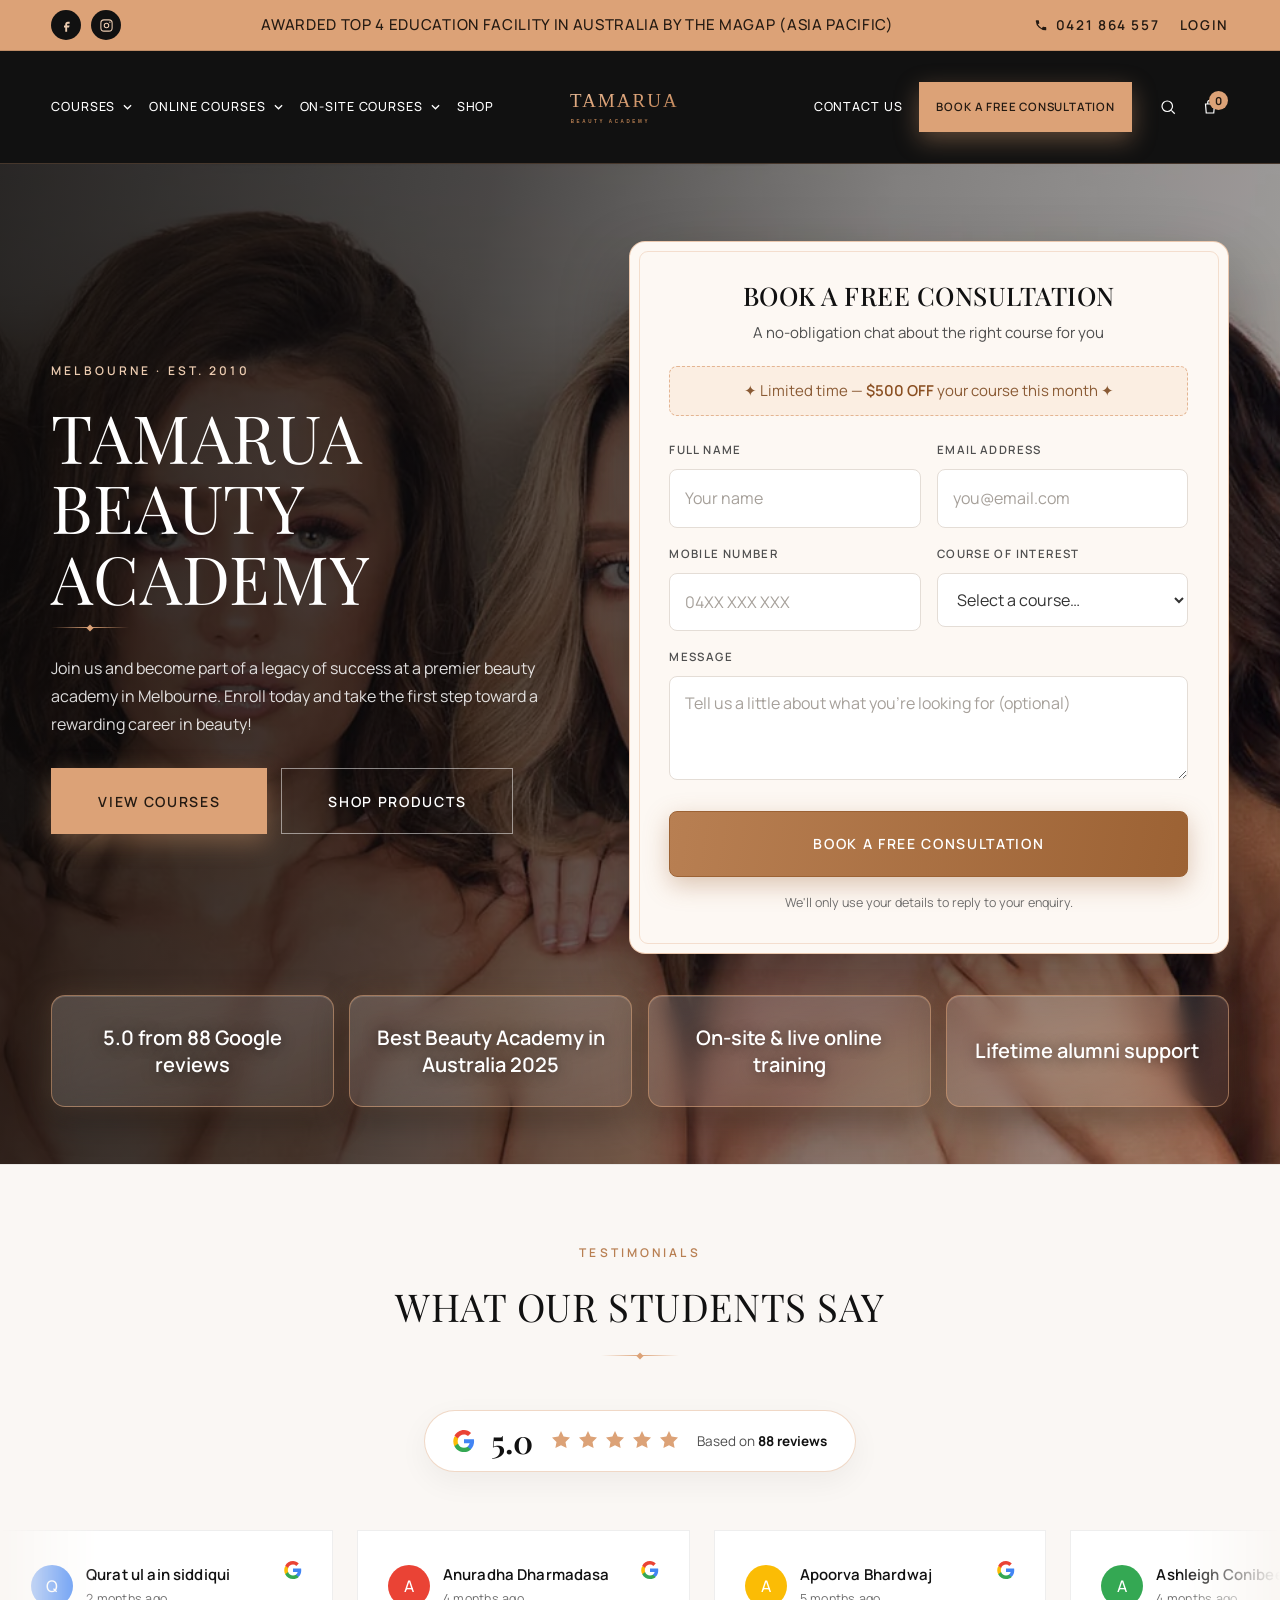
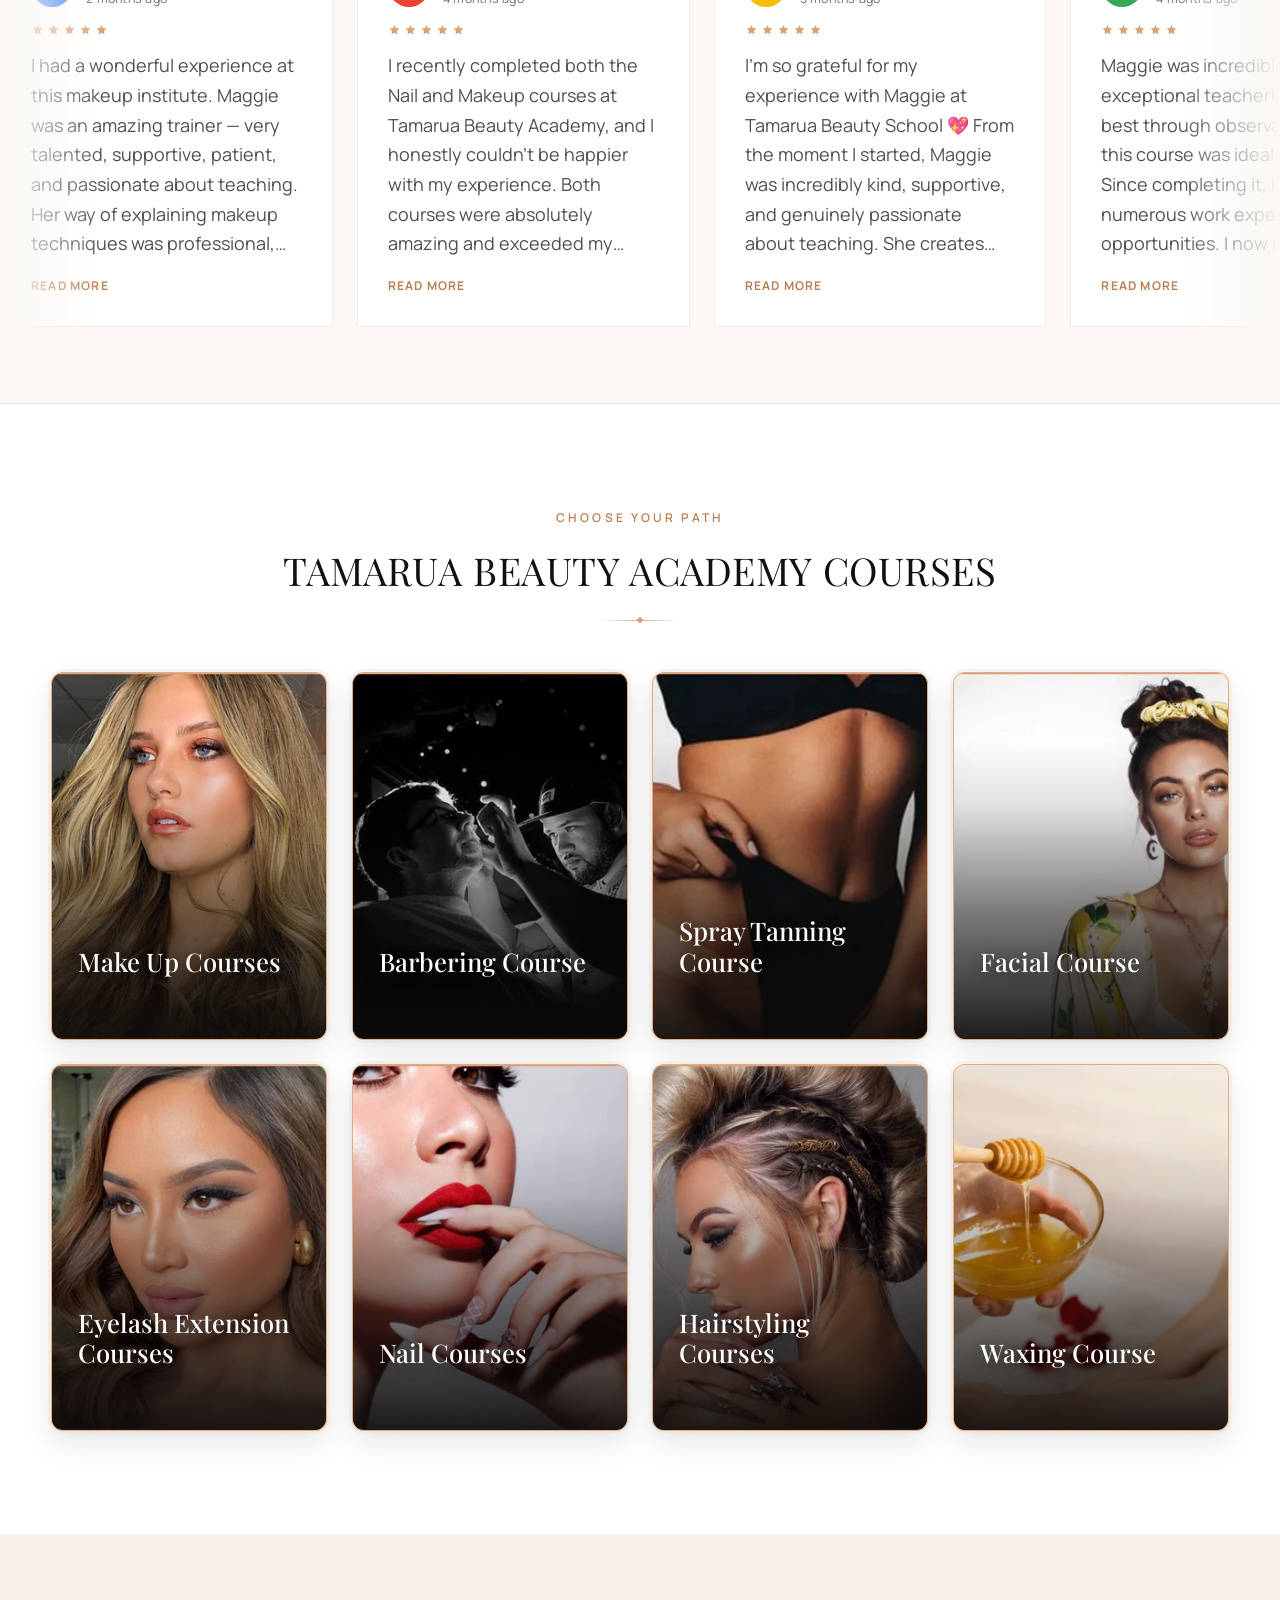
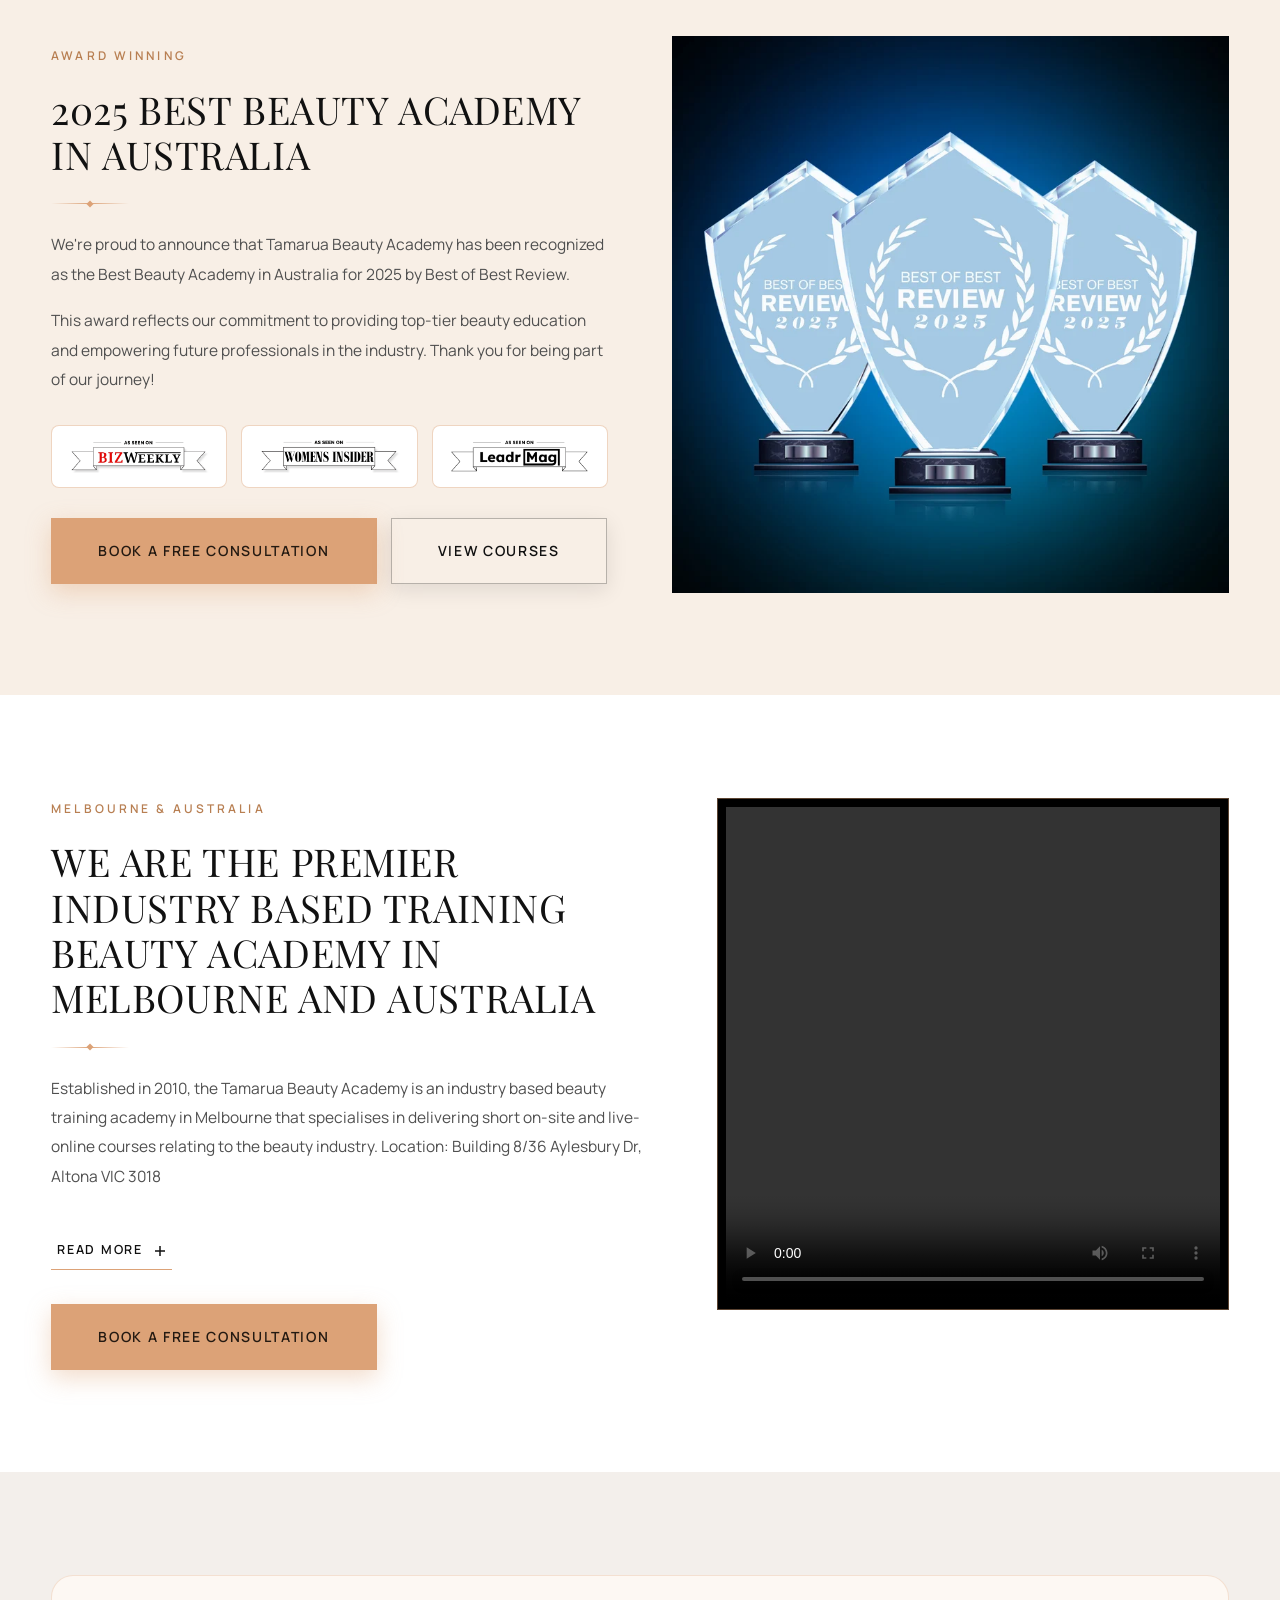
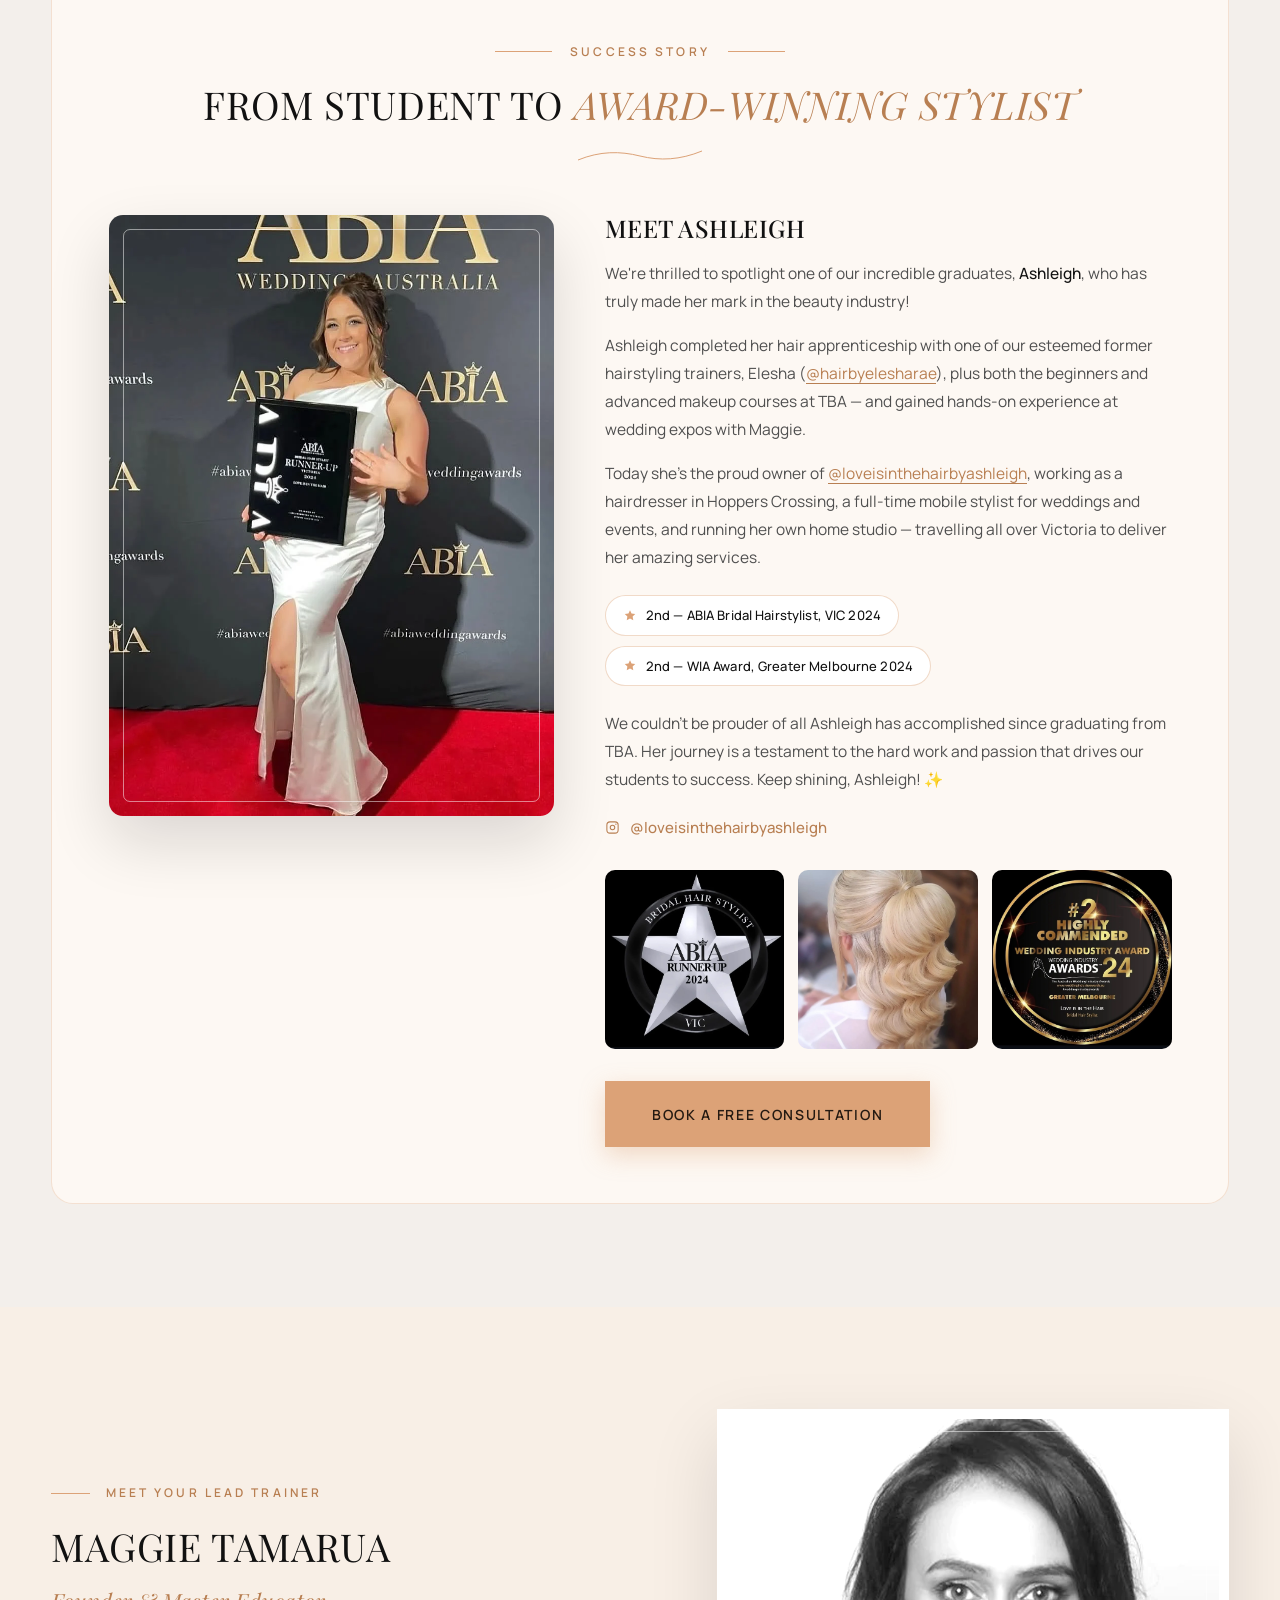
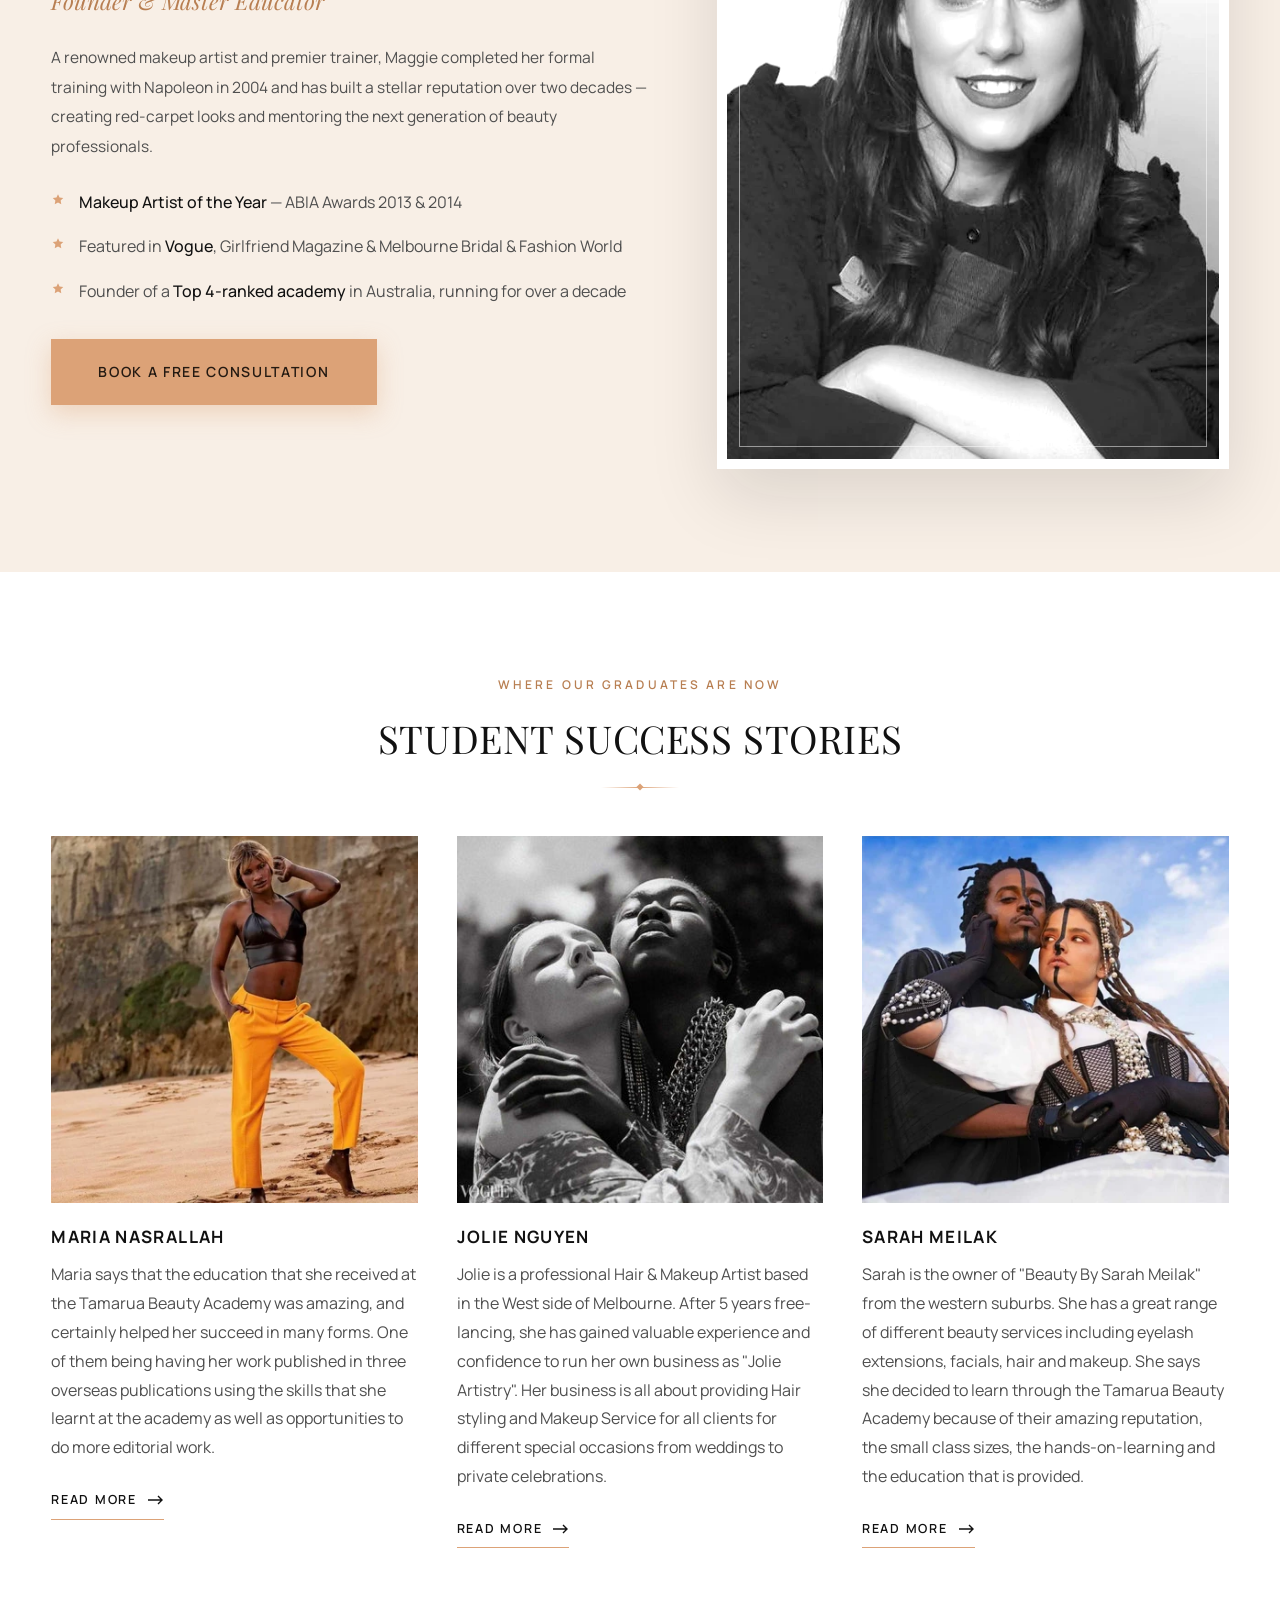
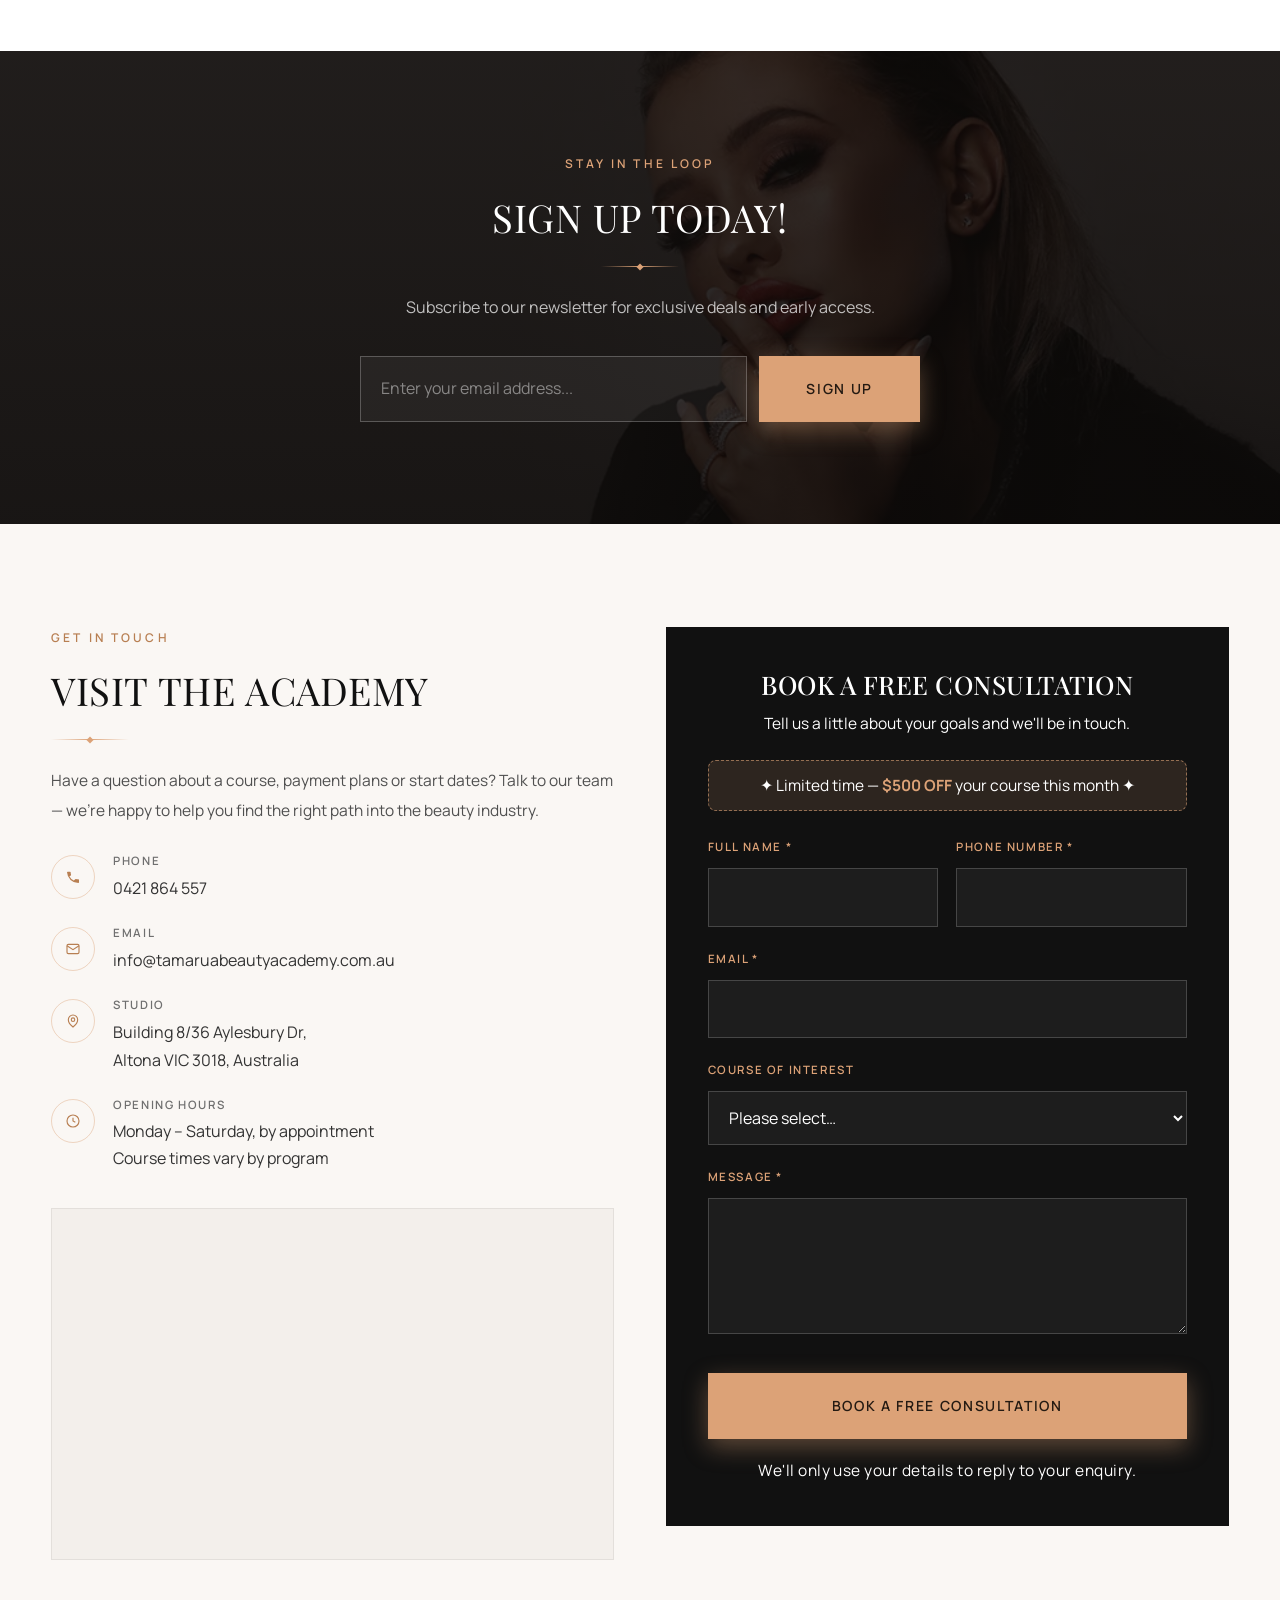
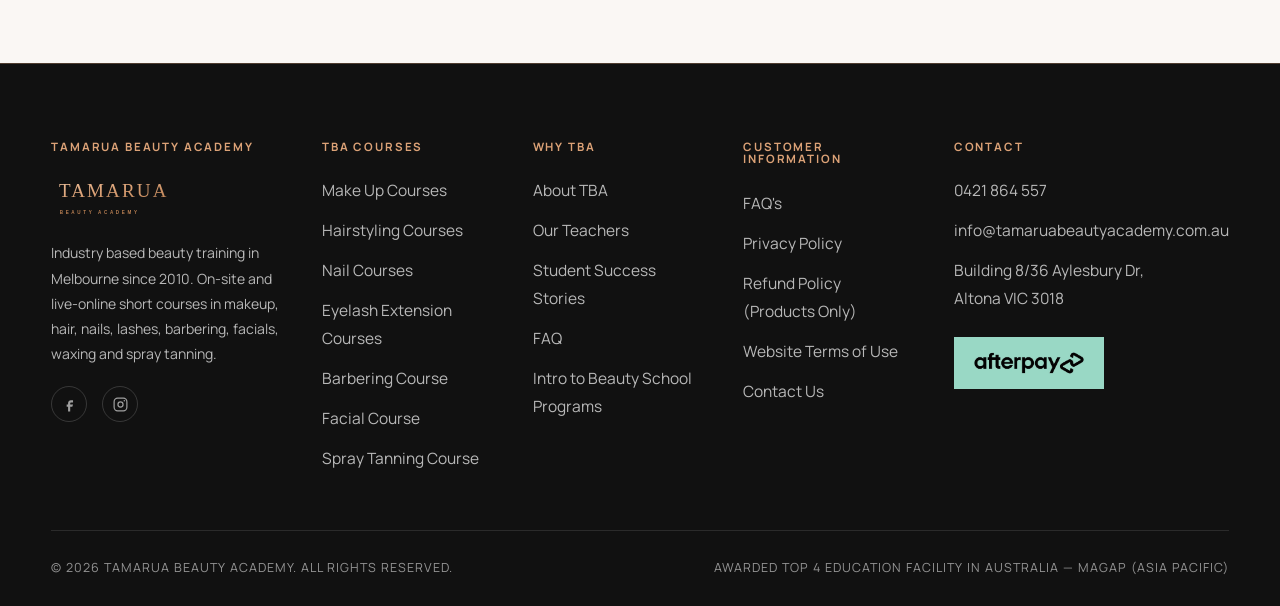
<file: index.html>
<!DOCTYPE html>
<html lang="en">
<head>
<meta charset="utf-8">
<meta name="viewport" content="width=device-width, initial-scale=1">
<title>Beauty Academy Melbourne | Tamara Beauty Academy</title>
<meta name="description" content="Tamara Beauty Academy - Premier beauty academy in Melbourne. On-site and online (live) courses in makeup, hair styling, eyelash extensions, nail technology and nail art, barbering, lash lift &amp; tint, and spray tanning. We're also the premier beauty training academy for master classes, one-on-one training and workshops.">
<meta name="author" content="Tamarua Beauty Academy">
<meta name="robots" content="index,follow">
<link rel="canonical" href="https://melbournemakeup-courses.com.au/">
<meta property="og:type" content="website">
<meta property="og:site_name" content="Tamarua Beauty Academy">
<meta property="og:title" content="Beauty Academy Melbourne | Tamara Beauty Academy">
<meta property="og:description" content="Tamara Beauty Academy - Premier beauty academy in Melbourne. On-site and online (live) courses in makeup, hair styling, eyelash extensions, nail technology and nail art, barbering, lash lift &amp; tint, and spray tanning.">
<meta property="og:url" content="https://melbournemakeup-courses.com.au/">

<link rel="preconnect" href="https://fonts.googleapis.com">
<link rel="preconnect" href="https://fonts.gstatic.com" crossorigin>
<link href="https://fonts.googleapis.com/css2?family=Manrope:wght@300;400;500;600;700&family=Playfair+Display:ital,wght@0,400;0,500;0,600;1,400;1,500&display=swap" rel="stylesheet">

<style>
/* ============================================================
   TOKENS — white-dominant canvas, black for gravity, gold for jewellery
   ============================================================ */
:root{
  --gold:#dca277;
  --gold-dp:#b87f52;
  --gold-lt:#ecccb1;
  --gold-sheen:linear-gradient(105deg,#e8bd9a 0%,#dca277 42%,#b87f52 100%);

  --black:#111111;
  --ink:#333333;
  --ink-soft:#4f4f4f;
  --ink-mute:#6f6f6f;

  --white:#ffffff;
  --paper:#faf7f4;          /* warm off-white  */
  --mist:#f3efeb;           /* deeper neutral  */
  --blush:#fdf8f3;          /* warm panel tint */
  --blush-dp:#f8efe6;
  --line:rgba(17,17,17,.11);
  --line-soft:rgba(17,17,17,.07);
  --line-gold:rgba(220,162,119,.42);

  --serif:"Playfair Display",Georgia,"Times New Roman",serif;
  --sans:"Manrope","Helvetica Neue",Helvetica,Arial,sans-serif;

  --shell:1440px;
  --gutter:clamp(20px,4vw,60px);
  --radius:0;               /* squared corners read more couture */
  --ease:cubic-bezier(.22,.61,.36,1);
  --slow:.55s var(--ease);
}
@media (min-width:1700px){ :root{ --shell:1880px; } }

*,*::before,*::after{box-sizing:border-box}
html{-webkit-text-size-adjust:100%;scroll-behavior:smooth}
body{
  margin:0;
  font-family:var(--sans);
  font-weight:400;
  font-size:16px;
  line-height:1.8;
  color:var(--ink-soft);
  background:var(--white);
  overflow-x:hidden;
  -webkit-font-smoothing:antialiased;
}
img{max-width:100%;display:block;height:auto}
a{color:inherit;text-decoration:none}
button{font:inherit;color:inherit;background:none;border:0;cursor:pointer}
h1,h2,h3,h4,h5{margin:0;font-weight:400;line-height:1.12;color:var(--black)}
p{margin:0 0 1.1em}
p:last-child{margin-bottom:0}
::selection{background:var(--gold);color:#fff}
:focus-visible{outline:1px solid var(--gold-dp);outline-offset:3px}

/* ---------- shell / sections ---------- */
.shell{width:100%;max-width:var(--shell);margin-inline:auto;padding-inline:var(--gutter)}
.shell--narrow{max-width:min(var(--shell),1080px)}
.section{padding-block:clamp(64px,8vw,124px)}
.section--tight{padding-block:clamp(44px,5.5vw,78px)}
.section--cream{background:var(--paper)}
.section--sand{background:var(--mist)}
.section--blush{background:var(--blush-dp)}

/* ---------- type ---------- */
.eyebrow{
  font-size:12px;letter-spacing:.26em;text-transform:uppercase;
  font-weight:600;color:var(--gold-dp);margin:0 0 20px
}
.h-xl{font-family:var(--serif);font-size:clamp(38px,5.2vw,70px);font-weight:400;line-height:1.06;letter-spacing:.012em;text-transform:uppercase}
.h-lg{font-family:var(--serif);font-size:clamp(27px,3vw,44px);font-weight:400;line-height:1.18;letter-spacing:.015em;text-transform:uppercase}
.h-md{font-family:var(--serif);font-size:clamp(22px,2vw,31px);font-weight:500;line-height:1.24;letter-spacing:.02em;text-transform:uppercase}
.lede{font-size:clamp(15.5px,1.1vw,17.5px);color:var(--ink-soft);line-height:1.9}
.center{text-align:center}

/* hairline divider with a gold lozenge */
.rule{
  position:relative;width:78px;height:1px;border:0;overflow:visible;margin:26px 0;
  background:linear-gradient(90deg,transparent,var(--gold),transparent)
}
.rule::after{
  content:"";position:absolute;left:50%;top:50%;width:5px;height:5px;
  transform:translate(-50%,-50%) rotate(45deg);background:var(--gold)
}
.center .rule,.rule--center{margin-inline:auto}

/* ---------- buttons ---------- */
.btn{
  --btn-bg:var(--black); --btn-fg:#fff; --btn-bd:var(--black);
  --btn-bg-h:var(--gold); --btn-fg-h:#241a12; --btn-bd-h:var(--gold);
  position:relative;overflow:hidden;
  display:inline-flex;align-items:center;justify-content:center;gap:10px;
  min-height:66px;padding:0 46px;
  background:var(--btn-bg);color:var(--btn-fg);border:1px solid var(--btn-bd);
  font-size:14px;font-weight:600;letter-spacing:.12em;text-transform:uppercase;
  border-radius:var(--radius);white-space:nowrap;text-align:center;
  box-shadow:0 6px 20px rgba(17,17,17,.1);
  transition:background var(--slow),color var(--slow),border-color var(--slow),
             transform var(--slow),box-shadow var(--slow)
}
.btn>*{position:relative;z-index:1}
.btn:hover{
  background:var(--btn-bg-h);color:var(--btn-fg-h);border-color:var(--btn-bd-h);
  transform:translateY(-3px);box-shadow:0 16px 36px rgba(17,17,17,.22)
}
.btn--gold{--btn-bg:var(--gold);--btn-bd:var(--gold);--btn-fg:#241a12;
           --btn-bg-h:var(--black);--btn-fg-h:var(--gold);--btn-bd-h:var(--black);
           box-shadow:0 8px 24px rgba(220,162,119,.38)}
.btn--gold:hover{box-shadow:0 18px 40px rgba(220,162,119,.5)}
.btn--ghost{--btn-bg:transparent;--btn-fg:var(--black);--btn-bd:rgba(17,17,17,.28);
            --btn-bg-h:var(--black);--btn-fg-h:#fff;--btn-bd-h:var(--black)}
.btn--light{box-shadow:none;--btn-bg:transparent;--btn-fg:#fff;--btn-bd:rgba(255,255,255,.5);
            --btn-bg-h:#fff;--btn-fg-h:var(--black);--btn-bd-h:#fff}
.btn--bronze{box-shadow:0 8px 24px rgba(156,98,52,.34);--btn-bg:linear-gradient(100deg,#b87f52 0%,#9c6234 100%);--btn-bd:#9c6234;--btn-fg:#fff;
              --btn-bg-h:var(--black);--btn-fg-h:var(--gold);--btn-bd-h:var(--black)}
.btn--sm{min-height:50px;padding:0 26px;font-size:12.5px;font-weight:600;letter-spacing:.07em;
         --btn-bg-h:#fff;--btn-fg-h:var(--black);--btn-bd-h:#fff}
.btn-row{display:flex;flex-wrap:wrap;gap:14px}
.center .btn-row{justify-content:center}

.link-arrow{
  display:inline-flex;align-items:center;gap:11px;
  font-size:12.5px;font-weight:600;letter-spacing:.14em;text-transform:uppercase;
  color:var(--black);padding-bottom:8px;
  background:linear-gradient(var(--gold),var(--gold)) left bottom/100% 1px no-repeat;
  transition:color var(--slow),background-size var(--slow)
}
.link-arrow svg{transition:transform var(--slow)}
.link-arrow:hover{color:var(--gold-dp)}
.link-arrow:hover svg{transform:translateX(6px)}

/* ============================================================
   ANNOUNCEMENT
   ============================================================ */
.announce{
  background:var(--gold);color:#241a12;position:relative;z-index:60;
  border-bottom:1px solid rgba(36,26,18,.16)
}
.announce .shell{
  display:grid;grid-template-columns:auto 1fr auto;align-items:center;
  gap:clamp(14px,3vw,34px);min-height:50px
}
.announce__text{
  margin:0;text-align:center;
  font-size:15px;font-weight:700;letter-spacing:.045em;text-transform:uppercase;line-height:1.45
}
.announce__text strong{font-weight:500;color:#241a12}
.announce__social{justify-self:start}
.announce .socials{gap:10px}
.announce .socials a{
  width:30px;height:30px;border-radius:50%;
  background:var(--black);color:var(--gold-lt);
  transition:background .3s var(--ease),color .3s var(--ease),transform .3s var(--ease)
}
.announce .socials a:hover{background:#fff;color:var(--black);transform:translateY(-2px)}
.announce__links{
  justify-self:end;display:flex;align-items:center;gap:clamp(14px,1.6vw,24px);
  font-size:13.5px;font-weight:600;letter-spacing:.12em;text-transform:uppercase;white-space:nowrap
}
.announce__links a{
  display:inline-flex;align-items:center;gap:8px;color:#241a12;
  text-underline-offset:5px;transition:color .3s
}
.announce__links a:hover{color:#000;text-decoration:underline}
.announce__links svg{color:#241a12;flex:none;transition:color .3s}
.announce__links a:hover svg{color:#000}

/* ============================================================
   HEADER
   ============================================================ */
.header{position:sticky;top:0;z-index:50;background:var(--black);border-bottom:1px solid rgba(220,162,119,.26);transition:box-shadow .35s}
.header.is-stuck{box-shadow:0 6px 34px rgba(12,10,9,.34)}

.socials{display:flex;align-items:center;gap:15px;list-style:none;margin:0;padding:0}
.socials a{display:grid;place-items:center;width:26px;height:26px;color:var(--ink-mute);transition:color .3s}
.socials a:hover{color:var(--gold-dp)}

.navbar .shell{position:relative;display:grid;grid-template-columns:1fr auto 1fr;align-items:center;gap:26px;min-height:112px}
.brand{justify-self:center;display:block;text-align:center;padding-inline:14px}
.brand img{width:clamp(160px,14vw,206px);margin-inline:auto}
.brand__fallback{display:none;font-family:var(--serif);line-height:1}
.brand__fallback b{display:block;font-size:30px;font-weight:400;letter-spacing:.16em;color:var(--gold-dp)}
.brand__fallback span{display:block;font-family:var(--sans);font-size:10.5px;font-weight:600;letter-spacing:.28em;color:var(--ink-mute);margin-top:7px}
.brand.is-fallback img{display:none}
.brand.is-fallback .brand__fallback{display:block}
.header .brand__fallback span{color:rgba(255,255,255,.6)}

.nav{display:flex;align-items:center;align-self:stretch;gap:clamp(16px,2.1vw,36px)}
.nav--right{justify-self:end}
.nav__link{
  position:relative;display:inline-flex;align-items:center;gap:8px;
  font-size:13.5px;font-weight:500;letter-spacing:.05em;text-transform:uppercase;
  padding:12px 0;color:#fff;white-space:nowrap;transition:color var(--slow)
}
.nav__link::after{
  content:"";position:absolute;left:0;right:100%;bottom:6px;height:1px;background:var(--gold);
  transition:right var(--slow)
}
.nav__link:hover{color:var(--gold)}
.nav__link:hover::after,.nav__item:hover>.nav__link::after{right:0}
.nav__item{position:static;display:flex;align-items:center;align-self:stretch}
.nav__item .chev{transition:transform var(--slow)}
.nav__item:hover .chev{transform:rotate(180deg)}

.tools{display:flex;align-items:center;gap:4px}
.icon-btn{
  width:44px;height:44px;display:grid;place-items:center;border-radius:50%;
  color:#fff;transition:.3s var(--ease);position:relative
}
.icon-btn:hover{background:rgba(255,255,255,.1);color:var(--gold)}
.cart-count{
  position:absolute;top:3px;right:1px;min-width:19px;height:19px;padding:0 5px;
  background:var(--gold);color:#241a12;border-radius:20px;
  font-size:11px;font-weight:700;line-height:19px;text-align:center;letter-spacing:0
}

/* mega menu */
.mega{
  position:absolute;top:100%;left:0;right:0;transform:translateY(6px);
  background:#fff;border:1px solid var(--line-soft);border-top:1px solid var(--line-gold);
  box-shadow:0 30px 70px rgba(17,17,17,.11);
  padding:44px 46px;opacity:0;visibility:hidden;transition:.35s var(--ease);z-index:40
}
.nav__item:hover .mega{opacity:1;visibility:visible;transform:none}
.mega__grid{display:grid;grid-template-columns:repeat(5,1fr);gap:28px}
.mega__cols{display:grid;grid-template-columns:repeat(auto-fit,minmax(208px,1fr));gap:30px 26px}
.mega__list h4 a{color:inherit;transition:color .3s}
.mega__list h4 a:hover{color:var(--gold-dp)}
.mega__cols .mega__list ul a{font-size:12.5px;line-height:1.5;letter-spacing:.02em}
.mega__card figure{margin:0 0 16px;overflow:hidden;background:var(--mist)}
.mega__card img{aspect-ratio:1;object-fit:cover;transition:transform 1s var(--ease)}
.mega__card:hover img{transform:scale(1.07)}
.mega__card h4{font-family:var(--sans);font-size:12px;font-weight:600;letter-spacing:.12em;text-transform:uppercase;transition:color .3s}
.mega__card:hover h4{color:var(--gold-dp)}
.mega__list h4{
  font-family:var(--sans);font-size:12px;font-weight:600;letter-spacing:.12em;text-transform:uppercase;
  padding-bottom:14px;border-bottom:1px solid var(--line-gold);margin-bottom:16px
}
.mega__list ul{list-style:none;margin:0;padding:0;display:grid;gap:12px}
.mega__list a{font-size:15px;color:var(--ink-soft);transition:.3s var(--ease)}
.mega__list a:hover{color:var(--gold-dp);padding-left:6px}

/* ---------- mobile bar ---------- */
.mobilebar{display:none}
.mobilebar .shell{display:grid;grid-template-columns:1fr auto;align-items:center;gap:12px;min-height:76px}
.mobilebar .brand{justify-self:start;text-align:left;padding-inline:0}
.mobilebar .brand img{margin-inline:0}
.mobilebar .brand__fallback{text-align:left}
.mobilebar__right{display:flex;align-items:center;gap:14px}
.call-pill{
  width:42px;height:42px;flex:0 0 42px;border-radius:50%;
  background:var(--gold);border:1px solid var(--gold);color:#241a12;
  display:grid;place-items:center;transition:.35s var(--ease)
}
.call-pill:hover,.call-pill:focus-visible{background:#fff;border-color:#fff;color:var(--black)}
.burger{
  width:42px;height:42px;display:flex;flex-direction:column;
  align-items:center;justify-content:center;gap:6px
}
.burger span{display:block;width:25px;height:2px;border-radius:2px;background:#fff;transition:.35s var(--ease)}
.burger.is-open span:nth-child(1){transform:translateY(8px) rotate(45deg)}
.burger.is-open span:nth-child(2){opacity:0}
.burger.is-open span:nth-child(3){transform:translateY(-8px) rotate(-45deg)}

/* ---------- drawer ---------- */
.scrim{position:fixed;inset:0;background:rgba(17,14,12,.55);opacity:0;visibility:hidden;transition:.4s;z-index:70}
.scrim.is-open{opacity:1;visibility:visible}
.drawer{
  position:fixed;top:0;left:0;bottom:0;width:min(400px,88vw);background:#fff;z-index:80;
  transform:translateX(-100%);transition:transform .45s var(--ease);
  display:flex;flex-direction:column;overflow-y:auto
}
.drawer.is-open{transform:none}
.drawer__head{display:flex;align-items:center;justify-content:space-between;padding:20px 24px;border-bottom:1px solid var(--line-soft)}
.drawer__head .brand{padding:0}
.drawer__head .brand img{width:150px}
.drawer nav{padding:12px 24px 24px}
.drawer__link{
  display:flex;align-items:center;justify-content:space-between;width:100%;
  padding:17px 0;border-bottom:1px solid var(--line-soft);
  font-size:13px;font-weight:600;letter-spacing:.1em;text-transform:uppercase;color:var(--black)
}
.drawer__sub{list-style:none;margin:0;padding:0;max-height:0;overflow:hidden;transition:max-height .45s var(--ease)}
.drawer__sub.is-open{max-height:2400px}
.drawer__sub a{display:block;padding:13px 0 13px 18px;font-size:15px;color:var(--ink-soft);border-bottom:1px solid var(--line-soft)}
.drawer__sub--child{padding-left:36px !important;font-size:12.5px !important;color:var(--ink-mute) !important}
.drawer__foot{margin-top:auto;padding:26px;background:var(--black)}
.drawer__foot .btn{width:100%}
.drawer__foot .socials{margin-top:20px;justify-content:center}
.drawer__foot .socials a{color:rgba(255,255,255,.65)}
.drawer__foot .socials a:hover{color:var(--gold)}

/* ============================================================
   HERO
   ============================================================ */
.hero{position:relative;background:#d8d4d1;overflow:hidden;padding-bottom:clamp(34px,4.5vw,64px)}
.hero__media{position:absolute;inset:0}
.hero__media img{width:100%;height:100%;object-fit:cover;object-position:62% 30%}
.hero__media::after{
  content:"";position:absolute;inset:0;
  background:linear-gradient(100deg,rgba(12,10,9,.88) 0%,rgba(12,10,9,.74) 34%,rgba(12,10,9,.5) 62%,rgba(12,10,9,.34) 100%)
}
.hero__inner{position:relative;z-index:2;min-height:clamp(520px,72vh,760px);display:flex;align-items:center;padding-block:clamp(52px,6vw,88px) clamp(28px,3.2vw,44px)}
.hero__grid{display:grid;grid-template-columns:1fr minmax(0,600px);gap:clamp(38px,7vw,124px);align-items:center;width:100%}
.hero__copy{max-width:none;color:#fff}
.hero__copy .eyebrow{color:var(--gold-lt)}
.hero h1{color:#fff;margin-bottom:14px}
.hero .rule{margin:0 0 26px}
.hero__copy h2{
  font-family:var(--sans);font-size:clamp(16px,1.15vw,18px);font-weight:400;line-height:1.75;
  color:rgba(255,255,255,.85);margin-bottom:30px
}

/* ---------- hero consultation form ---------- */
.heroform{
  background:var(--blush);border:1px solid rgba(220,162,119,.55);border-radius:16px;padding:9px;
  box-shadow:0 30px 70px rgba(12,10,9,.32);width:100%;justify-self:end;max-width:620px
}
.heroform__inner{border:1px solid rgba(220,162,119,.3);border-radius:9px;padding:clamp(22px,2.3vw,34px)}
.heroform__title{font-family:var(--serif);font-size:clamp(23px,2vw,31px);font-weight:500;letter-spacing:.02em;text-transform:uppercase;text-align:center;color:var(--black)}
.heroform__sub{font-size:15px;color:var(--ink-soft);text-align:center;margin:9px 0 0}
.heroform__promo{
  margin:20px 0 24px;padding:13px 16px;text-align:center;
  background:#fbeee2;border:1px dashed rgba(220,162,119,.75);border-radius:8px;
  font-size:15px;color:#8a5a34;line-height:1.5
}
.heroform__promo b{font-weight:600;color:#8a4f22}
.heroform__row{display:grid;grid-template-columns:1fr 1fr;gap:16px}
.hfield{display:block;margin-bottom:16px}
.hfield span{display:block;font-size:11.5px;font-weight:600;letter-spacing:.12em;text-transform:uppercase;color:var(--ink-soft);margin-bottom:8px}
.hfield input,.hfield select,.hfield textarea{
  width:100%;min-height:52px;padding:14px 15px;font:inherit;font-size:16px;color:var(--ink);
  background:#fff;border:1px solid #e4ddd6;border-radius:8px;transition:border-color .3s,box-shadow .3s
}
.hfield textarea{min-height:104px;resize:vertical;line-height:1.6}
.hfield input::placeholder,.hfield textarea::placeholder{color:#a6a09a}
.hfield input:focus,.hfield select:focus,.hfield textarea:focus{
  outline:none;border-color:var(--gold);box-shadow:0 0 0 3px rgba(220,162,119,.16)
}
.heroform .btn{width:100%;margin-top:6px;border-radius:8px}
.heroform__fine{font-size:12.5px;line-height:1.65;color:var(--ink-mute);text-align:center;margin:16px 0 0}

.hero__proof{
  position:relative;z-index:2;list-style:none;margin:0;padding:0;
  display:grid;grid-template-columns:repeat(4,1fr);grid-auto-rows:1fr;gap:clamp(10px,1.2vw,18px)
}
.hero__proof li{
  position:relative;overflow:hidden;
  display:flex;align-items:center;justify-content:center;text-align:center;
  min-height:112px;padding:26px 22px;
  background:linear-gradient(160deg,rgba(255,255,255,.17),rgba(255,255,255,.06));
  border:1px solid rgba(220,162,119,.55);border-radius:14px;
  -webkit-backdrop-filter:blur(10px);backdrop-filter:blur(10px);
  box-shadow:0 0 22px rgba(220,162,119,.16),0 12px 34px rgba(12,10,9,.34),
             inset 0 1px 0 rgba(255,255,255,.16);
  color:#fff;font-size:20px;font-weight:600;line-height:1.35;
  text-shadow:0 1px 14px rgba(12,10,9,.55);
  transition:background var(--slow),border-color var(--slow),box-shadow var(--slow),transform var(--slow)
}
.hero__proof li:hover{
  background:linear-gradient(160deg,rgba(220,162,119,.36),rgba(220,162,119,.16));
  border-color:var(--gold);
  box-shadow:0 0 34px rgba(220,162,119,.45),0 18px 44px rgba(12,10,9,.44),
             inset 0 1px 0 rgba(255,255,255,.24);
  transform:translateY(-4px)
}
/* slow light sweep, staggered so the four catch the light in sequence */
.hero__proof li::after{
  content:"";position:absolute;top:0;bottom:0;left:0;width:45%;pointer-events:none;
  background:linear-gradient(100deg,transparent,rgba(255,255,255,.26),transparent);
  transform:translateX(-260%) skewX(-18deg);
  animation:proofSheen 7s ease-in-out infinite
}
.hero__proof li:nth-child(2)::after{animation-delay:.45s}
.hero__proof li:nth-child(3)::after{animation-delay:.9s}
.hero__proof li:nth-child(4)::after{animation-delay:1.35s}
@keyframes proofSheen{
  0%,62%{transform:translateX(-260%) skewX(-18deg)}
  100%{transform:translateX(330%) skewX(-18deg)}
}
@media (prefers-reduced-motion:reduce){.hero__proof li::after{animation:none;opacity:0}}

/* ============================================================
   REVIEWS MARQUEE
   ============================================================ */
.reviews{background:var(--paper);padding-block:clamp(52px,6vw,86px);overflow:hidden;border-block:1px solid var(--line-soft)}
.reviews__head{text-align:center;max-width:820px;margin:0 auto clamp(38px,4.5vw,60px)}
.reviews__rating{
  display:inline-flex;align-items:center;flex-wrap:wrap;justify-content:center;gap:8px 16px;
  margin-top:28px;padding:14px 28px;
  background:#fff;border:1px solid var(--line-gold);border-radius:60px;
  box-shadow:0 10px 30px rgba(17,17,17,.05)
}
.reviews__rating svg{flex:none}
.reviews__score{font-family:var(--serif);font-size:32px;font-weight:600;line-height:1;color:var(--black)}
.stars{display:inline-flex;gap:3px;color:var(--gold)}
.stars svg{width:16px;height:16px}
.stars--lg svg{width:24px;height:24px}
.reviews__count{font-size:13.5px;color:var(--ink-soft);white-space:nowrap}
.reviews__count b{font-weight:700;color:var(--black)}

.marquee{position:relative;-webkit-mask-image:linear-gradient(90deg,transparent,#000 8%,#000 92%,transparent);mask-image:linear-gradient(90deg,transparent,#000 8%,#000 92%,transparent)}
.marquee__track{display:flex;gap:24px;width:max-content;animation:slide 150s linear infinite}
.marquee:hover .marquee__track{animation-play-state:paused}
@keyframes slide{from{transform:translate3d(0,0,0)}to{transform:translate3d(-50%,0,0)}}
@media (prefers-reduced-motion:reduce){.marquee__track{animation:none}.marquee{overflow-x:auto}}

.rcard{
  flex:0 0 clamp(292px,26vw,372px);background:#fff;border:1px solid var(--line-soft);
  padding:30px 30px 28px;display:flex;flex-direction:column;gap:14px;
  transition:border-color var(--slow),box-shadow var(--slow)
}
.rcard:hover{border-color:var(--line-gold);box-shadow:0 18px 44px rgba(17,17,17,.06)}
.rcard__top{display:flex;align-items:center;gap:13px}
.rcard__avatar{
  width:42px;height:42px;flex:0 0 42px;border-radius:50%;
  background:var(--g-color,var(--black));color:#fff;
  display:grid;place-items:center;font-size:16px;font-weight:500;line-height:1
}
.rcard__g{margin-left:auto;flex:none;align-self:flex-start}
.rcard__who{min-width:0}
.rcard__name{font-size:15px;font-weight:600;letter-spacing:.01em;color:var(--black);white-space:nowrap;overflow:hidden;text-overflow:ellipsis}
.rcard__when{font-size:12.5px;color:var(--ink-mute);letter-spacing:.02em}
.rcard__body{font-size:18px;line-height:1.65;color:var(--ink-soft);margin:0;
  display:-webkit-box;-webkit-line-clamp:7;-webkit-box-orient:vertical;overflow:hidden}
.rcard.is-open .rcard__body{-webkit-line-clamp:unset;display:block;overflow:visible}
.rcard .stars svg{width:13px;height:13px}
.rcard__more{
  align-self:flex-start;margin-top:2px;padding:0;
  font-size:12px;font-weight:700;letter-spacing:.1em;text-transform:uppercase;
  color:var(--gold-dp);border-bottom:1px solid transparent;transition:.3s var(--ease)
}
.rcard__more:hover{color:var(--black);border-bottom-color:var(--gold)}
/* only the expanded card grows; its neighbours keep their height */
.marquee__track{align-items:flex-start}

/* ============================================================
   SPLIT BLOCKS
   ============================================================ */
.split{display:grid;grid-template-columns:1fr 1fr;gap:clamp(30px,5vw,84px);align-items:center}
.split--reverse .split__media{order:2}
.split__media{position:relative}
.split__media img{width:100%;object-fit:cover}
.split__media--frame::before{
  content:"";position:absolute;inset:22px -22px -22px 22px;border:1px solid var(--gold);z-index:-1
}
.split__body{max-width:none}
.press{display:grid;grid-template-columns:repeat(3,1fr);gap:14px;margin-top:30px}
.press a{
  display:grid;place-items:center;padding:14px 16px;background:#fff;
  border:1px solid rgba(220,162,119,.45);border-radius:8px;
  transition:border-color var(--slow),transform var(--slow),box-shadow var(--slow)
}
.press a:hover{border-color:var(--gold);transform:translateY(-3px);box-shadow:0 14px 30px rgba(17,17,17,.1)}
.press img{width:100%}

/* featured in */


/* read more */
.readmore{position:relative}
.readmore__body{max-height:0;overflow:hidden;transition:max-height .7s var(--ease)}
.readmore.is-open .readmore__body{max-height:6000px}
.readmore__body>h3:first-child{margin-top:34px}
.readmore h3{font-family:var(--serif);font-size:clamp(20px,1.8vw,26px);font-weight:500;letter-spacing:.02em;text-transform:uppercase;line-height:1.28;margin:38px 0 14px}
.readmore h3:first-child{margin-top:0}
.readmore__toggle{margin-top:26px}

.intro{display:grid;grid-template-columns:1.08fr .92fr;gap:clamp(32px,5vw,80px);align-items:start}
.intro__body{max-width:none}
.intro__media{position:relative}
.video-wrap{width:100%;margin:0;background:#000;border:1px solid var(--line-gold);padding:8px}
.video-wrap video{width:100%;display:block;aspect-ratio:1;object-fit:cover;background:#000}

/* ============================================================
   COURSE GRID
   ============================================================ */
.courses{display:grid;grid-template-columns:repeat(4,1fr);gap:clamp(16px,1.9vw,30px)}
.course{
  position:relative;display:block;overflow:hidden;background:var(--mist);
  border:1px solid rgba(220,162,119,.85);border-radius:12px;
  box-shadow:0 0 0 3px rgba(220,162,119,.1),0 12px 30px rgba(17,17,17,.1);
  transition:border-color var(--slow),box-shadow var(--slow),transform var(--slow)
}
.course:hover{
  border-color:var(--gold);
  box-shadow:0 0 0 4px rgba(220,162,119,.22),0 24px 52px rgba(17,17,17,.2);
  transform:translateY(-5px)
}
.course figure{margin:0;overflow:hidden}
.course img{aspect-ratio:3/4;width:100%;object-fit:cover;transition:transform 1.1s var(--ease)}
.course:hover img{transform:scale(1.08)}
.course__veil{
  position:absolute;inset:0;transition:background var(--slow);
  background:linear-gradient(to top,rgba(12,10,9,.92) 0%,rgba(12,10,9,.55) 34%,rgba(12,10,9,.12) 64%,rgba(12,10,9,0) 82%)
}
/* gold hairline that draws itself inside the card on hover */
.course::after{
  content:"";position:absolute;inset:12px;border:1px solid rgba(255,255,255,.55);border-radius:6px;
  opacity:0;transform:scale(1.03);transition:.55s var(--ease);pointer-events:none
}
.course:hover::after{opacity:.85;transform:none}
.course__cap{position:absolute;left:0;right:0;bottom:0;padding:30px 26px;color:#fff;z-index:2}
.course__cap h3{
  font-family:var(--serif);font-size:clamp(23px,2vw,32px);font-weight:500;line-height:1.18;
  overflow-wrap:break-word;color:#fff;text-shadow:0 2px 16px rgba(12,10,9,.6)
}
.course__cap span{
  display:inline-flex;align-items:center;gap:9px;margin-top:10px;
  font-size:11.5px;font-weight:600;letter-spacing:.14em;text-transform:uppercase;color:var(--gold-lt);
  opacity:0;transform:translateY(9px);transition:.5s var(--ease)
}
.course:hover .course__cap span{opacity:1;transform:none}

/* ============================================================
   SUCCESS STORY — cream panel, portrait, awards, thumbnails
   ============================================================ */
.ss{
  background:var(--blush);border:1px solid rgba(220,162,119,.28);border-radius:22px;
  padding:clamp(30px,4.4vw,72px)
}
.ss__head{text-align:center;margin:0 0 clamp(34px,4vw,58px)}
.ornament{
  display:inline-flex;align-items:center;gap:18px;
  font-size:12px;font-weight:600;letter-spacing:.26em;text-transform:uppercase;color:var(--gold-dp);margin:0 0 20px
}
.ornament::before,.ornament::after{content:"";width:clamp(28px,4.5vw,64px);height:1px;background:var(--gold)}
.ss__head h2 em{font-style:italic;color:var(--gold-dp)}
.swash{display:block;margin:20px auto 0;color:var(--gold)}

.ss__grid{display:grid;grid-template-columns:.88fr 1.12fr;gap:clamp(28px,4vw,64px);align-items:start}

.ss__portrait{
  margin:0;position:relative;border-radius:14px;overflow:hidden;
  box-shadow:0 26px 62px rgba(17,17,17,.14)
}
.ss__portrait img{width:100%;aspect-ratio:3/4.05;object-fit:cover;object-position:center 20%}
.ss__portrait::after{
  content:"";position:absolute;inset:14px;border:1px solid rgba(255,255,255,.5);
  border-radius:7px;pointer-events:none
}

.ss__body{max-width:none}
.ss__name{font-family:var(--serif);font-size:clamp(21px,1.9vw,28px);font-weight:500;letter-spacing:.02em;text-transform:uppercase;margin-bottom:18px}
.ss__body p{font-size:15.5px;line-height:1.8;margin-bottom:1.05em}
.ss__body b{font-weight:500;color:var(--black)}
.ss-link{
  color:var(--gold-dp);
  background:linear-gradient(currentColor,currentColor) left bottom/100% 1px no-repeat;
  transition:color .3s
}
.ss-link:hover{color:var(--black)}

.ss__awards{list-style:none;display:flex;flex-wrap:wrap;gap:10px;margin:24px 0;padding:0}
.ss__awards li{
  display:inline-flex;align-items:center;gap:9px;padding:10px 17px;
  background:#fff;border:1px solid rgba(220,162,119,.4);border-radius:40px;
  font-size:13px;font-weight:500;letter-spacing:.01em;color:var(--black);line-height:1.4
}
.ss__awards svg{color:var(--gold);flex:none}

.ss__ig{
  display:inline-flex;align-items:center;gap:10px;margin-top:4px;
  font-size:15px;font-weight:500;color:var(--gold-dp);transition:color .3s
}
.ss__ig:hover{color:var(--black)}

.ss__thumbs{display:grid;grid-template-columns:repeat(3,1fr);gap:14px;margin:26px 0 32px}
.ss__thumbs figure{margin:0;overflow:hidden;border-radius:10px;background:var(--mist)}
.ss__thumbs img{aspect-ratio:1;width:100%;object-fit:cover;transition:transform 1s var(--ease)}
.ss__thumbs figure:hover img{transform:scale(1.07)}

/* ============================================================
   FOUNDER
   ============================================================ */
.founder{display:grid;grid-template-columns:1.08fr .92fr;gap:clamp(30px,5vw,88px);align-items:center}
.founder__media{
  margin:0;position:relative;background:#fff;padding:10px;
  box-shadow:0 28px 66px rgba(17,17,17,.12)
}
.founder__media img{
  width:100%;aspect-ratio:3/3.9;object-fit:cover;object-position:center 15%;
  filter:grayscale(1) contrast(1.03)
}
.founder__media::after{
  content:"";position:absolute;inset:22px;border:1px solid rgba(255,255,255,.5);pointer-events:none
}
.founder__body{max-width:none}
.eyebrow--rule{display:inline-flex;align-items:center;gap:16px}
.eyebrow--rule::before{content:"";width:clamp(26px,3vw,46px);height:1px;background:var(--gold)}
.founder__role{
  font-family:var(--serif);font-style:italic;font-weight:400;
  font-size:clamp(20px,1.75vw,27px);color:var(--gold-dp);margin:12px 0 22px
}
.founder__list{list-style:none;margin:28px 0 34px;padding:0;display:grid;gap:17px}
.founder__list li{display:flex;gap:14px;align-items:flex-start;font-size:16px;color:var(--ink-soft);line-height:1.7}
.founder__list svg{color:var(--gold);flex:none;margin-top:4px}
.founder__list b{font-weight:500;color:var(--black)}

/* ============================================================
   STUDENT STORIES
   ============================================================ */
.stories{display:grid;grid-template-columns:repeat(3,1fr);gap:clamp(24px,3vw,46px)}
.story figure{margin:0 0 24px;overflow:hidden;background:var(--mist)}
.story img{aspect-ratio:1;width:100%;object-fit:cover;transition:transform 1s var(--ease)}
.story:hover img{transform:scale(1.06)}
.story h3{font-family:var(--sans);font-size:17px;font-weight:700;letter-spacing:.08em;text-transform:uppercase;margin-bottom:14px}
.story p{font-size:16px;color:var(--ink-soft);margin-bottom:22px}

/* ============================================================
   NEWSLETTER — full-bleed image, dark veil, gold frame
   ============================================================ */
.newsletter{position:relative;text-align:center;background:var(--black);isolation:isolate;overflow:hidden}
.newsletter::before{
  content:"";position:absolute;inset:0;z-index:-2;
  background:url("Banner.webp") center/cover no-repeat
}
.newsletter::after{
  content:"";position:absolute;inset:0;z-index:-1;
  background:linear-gradient(rgba(12,10,9,.84),rgba(12,10,9,.9))
}
.newsletter .h-lg{color:#fff}
.newsletter .eyebrow{color:var(--gold)}
.newsletter p{color:rgba(255,255,255,.72);max-width:56ch;margin-inline:auto}
.nform{display:flex;gap:12px;max-width:560px;margin:34px auto 0}
.nform input{
  flex:1;min-height:56px;padding:0 20px;background:rgba(255,255,255,.05);color:#fff;
  border:1px solid rgba(255,255,255,.24);border-radius:var(--radius);font:inherit;font-size:16px;
  transition:border-color .3s,background .3s
}
.nform input::placeholder{color:rgba(255,255,255,.45)}
.nform input:focus{outline:none;border-color:var(--gold);background:rgba(255,255,255,.08)}

/* ============================================================
   CONTACT — light column, black form panel
   ============================================================ */
.contact__grid{display:grid;grid-template-columns:1fr 1fr;gap:clamp(30px,4vw,68px);align-items:start}
.info-list{list-style:none;margin:30px 0 0;padding:0;display:grid;gap:24px}
.info-list li{display:flex;gap:18px;align-items:flex-start}
.info-list .ic{
  width:44px;height:44px;flex:0 0 44px;border-radius:50%;
  background:transparent;border:1px solid var(--line-gold);color:var(--gold-dp);
  display:grid;place-items:center;transition:.4s var(--ease)
}
.info-list li:hover .ic{background:var(--black);border-color:var(--black);color:var(--gold)}
.info-list h4{font-family:var(--sans);font-size:11.5px;font-weight:600;letter-spacing:.14em;text-transform:uppercase;color:var(--ink-mute);margin-bottom:6px}
.info-list a,.info-list p{font-size:16px;color:var(--ink);margin:0;line-height:1.7}
.info-list a:hover{color:var(--gold-dp)}
.map{margin-top:36px;border:1px solid var(--line-soft);background:var(--mist)}
.map iframe{display:block;width:100%;height:clamp(270px,30vw,350px);border:0}

.cform{background:var(--black);color:#fff;padding:clamp(30px,3.2vw,50px);border:1px solid var(--black)}
.cform .h-md{color:#fff;margin-bottom:10px;text-align:center}
.cform>p{color:#fff;font-size:15.5px;text-align:center}
.cform__promo{
  margin:22px 0 4px;padding:13px 16px;text-align:center;
  background:rgba(220,162,119,.14);border:1px dashed rgba(220,162,119,.6);border-radius:8px;
  font-size:15px;color:var(--gold-lt);line-height:1.5
}
.cform__promo b{font-weight:700;color:var(--gold)}
.field{display:block;margin-top:22px}
.field span{display:block;font-size:11.5px;font-weight:600;letter-spacing:.14em;text-transform:uppercase;color:var(--gold);margin-bottom:10px}
.field input,.field select,.field textarea{
  width:100%;min-height:52px;padding:14px 16px;font:inherit;font-size:16px;color:#fff;
  background:rgba(255,255,255,.05);border:1px solid rgba(255,255,255,.18);border-radius:var(--radius);
  transition:border-color .3s,background .3s
}
.field select{color:#fff}
.field select option{color:var(--black);background:#fff}
.field textarea{min-height:136px;resize:vertical}
.field input:focus,.field select:focus,.field textarea:focus{outline:none;border-color:var(--gold);background:rgba(255,255,255,.09)}
.cform .btn{width:100%;margin-top:30px;--btn-bg:var(--gold);--btn-bd:var(--gold);--btn-fg:#241a12;
            --btn-bg-h:#fff;--btn-fg-h:var(--black);--btn-bd-h:#fff}
.cform__note{font-size:13px;color:rgba(255,255,255,.55);margin-top:18px;text-align:center;letter-spacing:.03em}
.formrow{display:grid;grid-template-columns:1fr 1fr;gap:18px}

/* ============================================================
   FOOTER
   ============================================================ */
.footer{background:var(--black);color:rgba(255,255,255,.7);padding-block:clamp(56px,6vw,90px) 0;font-size:15.5px;border-top:1px solid rgba(220,162,119,.3)}
.footer__grid{display:grid;grid-template-columns:1.35fr 1fr 1fr 1fr .9fr;gap:clamp(26px,3vw,50px)}
.footer h4{
  font-family:var(--sans);font-size:11.5px;font-weight:700;letter-spacing:.16em;text-transform:uppercase;
  color:var(--gold);margin-bottom:24px
}
.footer ul{list-style:none;margin:0;padding:0;display:grid;gap:12px}
.footer a{transition:color .3s}
.footer a:hover{color:var(--gold)}
.footer__brand{justify-self:start;text-align:left;padding:0;width:100%}
.footer__brand img{width:200px;margin:0 0 22px;margin-inline:0}
.footer__brand .brand__fallback{text-align:left;margin-bottom:20px}
.footer .socials{display:flex;gap:15px}
.footer .socials a{color:rgba(255,255,255,.6);border:1px solid rgba(255,255,255,.16);border-radius:50%;width:36px;height:36px}
.footer .socials a:hover{color:var(--gold);border-color:var(--line-gold)}
.footer__pay{margin-top:24px;max-width:150px;opacity:.85}
.footer__bottom{
  margin-top:clamp(42px,4.5vw,66px);border-top:1px solid rgba(255,255,255,.11);
  padding-block:26px;display:flex;flex-wrap:wrap;gap:12px 28px;align-items:center;justify-content:space-between;
  font-size:12.5px;letter-spacing:.08em;text-transform:uppercase;color:rgba(255,255,255,.55)
}
.footer__acc{display:none}

/* ============================================================
   RESPONSIVE
   ============================================================ */
@media (max-width:1340px){
  /* desktop nav is still on between 1024px and 1440px — tighten so the
     larger menu type and CTA keep fitting either side of the logo */
  .nav{gap:17px}
  .nav__link{font-size:12.5px;letter-spacing:.07em}
  .btn--sm{padding:0 16px;font-size:11.5px;letter-spacing:.07em}
  .brand{padding-inline:8px}
  .brand img{width:clamp(132px,11vw,160px)}
  .icon-btn{width:38px;height:38px}
}
@media (max-width:1200px){
  .mega__grid{grid-template-columns:repeat(3,1fr)}
  .footer__grid{grid-template-columns:1fr 1fr 1fr}
}
@media (max-width:1024px){
  .navbar{display:none}
  .mobilebar{display:block}
  .courses{grid-template-columns:repeat(3,1fr)}
  .hero__grid{grid-template-columns:1fr;gap:38px}
  .hero__proof{grid-template-columns:repeat(2,1fr)}
  .heroform{justify-self:stretch;max-width:640px;margin-inline:auto}
  .hero__media::after{background:linear-gradient(180deg,rgba(12,10,9,.45) 0%,rgba(12,10,9,.66) 55%,rgba(12,10,9,.82) 100%)}
}
@media (max-width:860px){
  .split,.contact__grid,.stories,.founder,.ss__grid,.intro{grid-template-columns:1fr}
  .split--reverse .split__media{order:0}
  .founder__media{order:-1}
  .founder__media,.ss__portrait{max-width:520px;margin-inline:auto}
  .ss__body,.founder__body{max-width:none}
  .split__media--frame::before{display:none}
  .courses{grid-template-columns:repeat(2,1fr)}
  .footer__grid{grid-template-columns:1fr}
  .footer__acc{display:block}
  .footer .footer__menu{display:none}
  .footer .footer__menu.is-open{display:grid;padding-bottom:10px}
  .footer h4[data-facc]{display:flex;align-items:center;justify-content:space-between;cursor:pointer;
    padding-bottom:18px;border-bottom:1px solid rgba(255,255,255,.11);margin-bottom:18px}
}
@media (max-width:640px){
  .formrow,.heroform__row{grid-template-columns:1fr}
  .heroform__row{gap:0}
  .nform{flex-direction:column}
  .hero__proof{gap:8px}
  .hero__proof li{min-height:92px;padding:18px 12px;font-size:16px}
  .btn{width:100%;padding:0 22px;font-size:13px;min-height:60px;white-space:normal;line-height:1.35}
  .btn-row{flex-direction:column}
  .announce .shell{grid-template-columns:1fr;gap:0;padding-block:9px}
  .announce__social,.announce__links{display:none}
  .announce__text{font-size:13px;letter-spacing:.04em}
  .course__cap{padding:20px 16px}
  .press{gap:9px}
  .press a{padding:10px 10px}
}

</style>
</head>
<body>

<!-- ============================== ANNOUNCEMENT ============================== -->
<div class="announce" id="announce">
  <div class="shell">
    <ul class="socials announce__social">
      <li><a href="https://www.facebook.com/tamaruabeautyacademy/" target="_blank" rel="noopener me" aria-label="Tamarua Beauty Academy on Facebook"><svg width="15" height="15" viewBox="0 0 24 24" fill="currentColor"><path d="M14 9h3V6h-3c-2.2 0-4 1.8-4 4v2H8v3h2v7h3v-7h3l1-3h-4v-2c0-.6.4-1 1-1z"/></svg></a></li>
      <li><a href="https://www.instagram.com/tamaruabeautyacademy" target="_blank" rel="noopener me" aria-label="Tamarua Beauty Academy on Instagram"><svg width="15" height="15" viewBox="0 0 24 24" fill="none" stroke="currentColor" stroke-width="1.7"><rect x="3" y="3" width="18" height="18" rx="5"/><circle cx="12" cy="12" r="3.6"/><circle cx="17.4" cy="6.6" r="1.1" fill="currentColor" stroke="none"/></svg></a></li>
    </ul>

    <p class="announce__text"><strong>Awarded Top 4 Education Facility in Australia by the MAGAP (Asia Pacific)</strong></p>

    <div class="announce__links">
      <a href="tel:0421864557">
        <svg width="14" height="14" viewBox="0 0 24 24" fill="currentColor" aria-hidden="true"><path d="M6.6 10.8a15 15 0 006.6 6.6l2.2-2.2a1 1 0 011-.24 11.4 11.4 0 003.6.57 1 1 0 011 1v3.5a1 1 0 01-1 1A17 17 0 013 5a1 1 0 011-1h3.5a1 1 0 011 1 11.4 11.4 0 00.57 3.55 1 1 0 01-.24 1.05z"/></svg>
        0421 864 557
      </a>
      <a href="/account/login">Login</a>
    </div>
  </div>
</div>

<!-- ============================== HEADER ============================== -->
<header class="header" id="header">

  <!-- desktop nav -->
  <div class="navbar">
    <div class="shell">
      <nav class="nav" aria-label="Primary">
        <div class="nav__item">
          <a class="nav__link" href="/collections">Courses
            <svg class="chev" width="9" height="6" viewBox="0 0 10 6" fill="none" stroke="currentColor" stroke-width="1.4"><path d="M1 1l4 4 4-4"/></svg>
          </a>
          <div class="mega">
            <div class="mega__grid">
              <a class="mega__card" href="/collections/makeup-courses">
                <figure><img src="MakeupCourses.webp" alt="Make Up Courses" loading="lazy"></figure>
                <h4>Make Up Courses</h4>
              </a>
              <a class="mega__card" href="/collections/hair-styling">
                <figure><img src="HairstylingCourses.webp" alt="Hair Styling Courses" loading="lazy"></figure>
                <h4>Hair Styling Courses</h4>
              </a>
              <a class="mega__card" href="/collections/nails">
                <figure><img src="NailCourses.webp" alt="Nails Courses" loading="lazy"></figure>
                <h4>Nails Courses</h4>
              </a>
              <a class="mega__card" href="/collections/barbering">
                <figure><img src="BarberingCourse.webp" alt="Barbering Course" loading="lazy"></figure>
                <h4>Barbering Course</h4>
              </a>
              <div class="mega__list">
                <h4>Other Beauty Courses</h4>
                <ul>
                  <li><a href="/collections/facials">Facial Course</a></li>
                  <li><a href="/collections/eyelash-extensions">Eyelash Extensions Course</a></li>
                  <li><a href="/collections/spray-tanning">Spray Tanning Course</a></li>
                  <li><a href="/collections/master-classes">Master Classes</a></li>
                  <li><a href="/collections/beauty-courses-melbourne/products/body-waxing-course-on-site-waxing">Waxing Course</a></li>
                </ul>
              </div>
            </div>
          </div>
        </div>
        <div class="nav__item">
          <a class="nav__link" href="/collections/online-beauty-courses-melbourne">Online Courses
            <svg class="chev" width="9" height="6" viewBox="0 0 10 6" fill="none" stroke="currentColor" stroke-width="1.4"><path d="M1 1l4 4 4-4"/></svg>
          </a>
          <div class="mega">
            <div class="mega__cols">
              <div class="mega__list">
                <h4><a href="/collections/makeup-courses">Makeup Courses</a></h4>
                <ul>
                  <li><a href="/collections/makeup-courses/products/make-up-beginners-intermediate">ON-SITE | BEGINNERS/INTERMEDIATE</a></li>
                  <li><a href="/collections/makeup-courses/products/makeup-course-on-site-advanced-makeup-course">ON-SITE | ADVANCED</a></li>
                  <li><a href="/collections/makeup-courses/products/make-up-on-site-beginners-intermediate-advanced-pro">ON-SITE | BEGINNERS/INTERMEDIATE/ADVANCED PRO</a></li>
                  <li><a href="/collections/makeup-courses/products/make-up-live-online-beginners-intermediate">ONLINE | BEGINNERS/INTERMEDIATE</a></li>
                </ul>
              </div>
              <div class="mega__list">
                <h4><a href="/collections/hair-styling">Hairstyling Courses</a></h4>
                <ul>
                  <li><a href="/products/hair-styling-on-site-basic-editorial-hair-styling">ON-SITE | BASIC EDITORIAL</a></li>
                  <li><a href="/products/hair-styling-on-site-advanced-bridal-hair-styling">ON-SITE | ADVANCED BRIDAL</a></li>
                  <li><a href="/products/hair-styling-on-site-editorial-bridal-hair-styling-pro">ON-SITE | EDITORIAL BRIDAL</a></li>
                  <li><a href="/products/hair-styling-live-online-basic-editorial-hair-styling">ONLINE | BASIC EDITORIAL</a></li>
                  <li><a href="/products/hair-styling-live-online-advanced-bridal-hair-styling">ONLINE | ADVANCED BRIDAL</a></li>
                </ul>
              </div>
              <div class="mega__list">
                <h4><a href="/collections/nails">Nail Courses</a></h4>
                <ul>
                  <li><a href="/products/nails-on-site-nail-technology-fundamentals-pro-includes-drill-techniques">ON-SITE | NAIL TECHNOLOGY FUNDAMENTALS PRO</a></li>
                  <li><a href="/products/nails-live-online-nail-technology-fundamentals-pro-includes-drill-techniques">ONLINE | NAIL TECHNOLOGY FUNDAMENTALS PRO</a></li>
                </ul>
              </div>
              <div class="mega__list">
                <h4><a href="/collections/eyelash-extensions">Eyelash Extension Courses</a></h4>
                <ul>
                  <li><a href="/products/eyelash-extensions-on-site-classic-eyelash-extensions">ON-SITE | CLASSIC</a></li>
                  <li><a href="/products/eyelash-extensions-on-site-volume-hybrid-eyelash-extensions">ON-SITE | VOLUME/HYBRID</a></li>
                  <li><a href="/products/eyelash-extensions-on-site-classic-volume-hybrid-eyelash-extensions-pro">ON-SITE | CLASSIC/VOLUME/HYBRID</a></li>
                </ul>
              </div>
              <div class="mega__list">
                <h4><a href="/collections">Other Courses</a></h4>
                <ul>
                  <li><a href="/collections/barbering">Barbering Course</a></li>
                  <li><a href="/collections/facials">Facial Course</a></li>
                  <li><a href="/collections/lash-lift-tint">Lash Lift &amp; Tint Course</a></li>
                  <li><a href="/collections/spray-tanning">Spray Tanning Course</a></li>
                  <li><a href="/collections/body-waxing">Waxing Courses</a></li>
                </ul>
              </div>
            </div>
          </div>
        </div>
        <div class="nav__item">
          <a class="nav__link" href="/collections/beauty-courses-melbourne">On-Site Courses
            <svg class="chev" width="9" height="6" viewBox="0 0 10 6" fill="none" stroke="currentColor" stroke-width="1.4"><path d="M1 1l4 4 4-4"/></svg>
          </a>
          <div class="mega">
            <div class="mega__cols">
              <div class="mega__list">
                <h4><a href="/collections/makeup-courses">Makeup Courses</a></h4>
                <ul>
                  <li><a href="/collections/makeup-courses/products/make-up-beginners-intermediate">ON-SITE | BEGINNERS/INTERMEDIATE</a></li>
                  <li><a href="/collections/makeup-courses/products/makeup-course-on-site-advanced-makeup-course">ON-SITE | ADVANCED</a></li>
                  <li><a href="/collections/makeup-courses/products/make-up-on-site-beginners-intermediate-advanced-pro">ON-SITE | BEGINNERS/INTERMEDIATE/ADVANCED PRO</a></li>
                  <li><a href="/collections/makeup-courses/products/make-up-live-online-beginners-intermediate">ONLINE | BEGINNERS/INTERMEDIATE</a></li>
                </ul>
              </div>
              <div class="mega__list">
                <h4><a href="/collections/hair-styling">Hairstyling Courses</a></h4>
                <ul>
                  <li><a href="/products/hair-styling-on-site-basic-editorial-hair-styling">ON-SITE | BASIC EDITORIAL</a></li>
                  <li><a href="/products/hair-styling-on-site-advanced-bridal-hair-styling">ON-SITE | ADVANCED BRIDAL</a></li>
                  <li><a href="/products/hair-styling-on-site-editorial-bridal-hair-styling-pro">ON-SITE | EDITORIAL BRIDAL</a></li>
                  <li><a href="/products/hair-styling-live-online-basic-editorial-hair-styling">ONLINE | BASIC EDITORIAL</a></li>
                  <li><a href="/products/hair-styling-live-online-advanced-bridal-hair-styling">ONLINE | ADVANCED BRIDAL</a></li>
                </ul>
              </div>
              <div class="mega__list">
                <h4><a href="/collections/eyelash-extensions">Eyelash Extension Courses</a></h4>
                <ul>
                  <li><a href="/products/eyelash-extensions-on-site-classic-eyelash-extensions">ON-SITE | CLASSIC</a></li>
                  <li><a href="/products/eyelash-extensions-on-site-volume-hybrid-eyelash-extensions">ON-SITE | VOLUME/HYBRID</a></li>
                  <li><a href="/products/eyelash-extensions-on-site-classic-volume-hybrid-eyelash-extensions-pro">ON-SITE | CLASSIC/VOLUME/HYBRID</a></li>
                </ul>
              </div>
              <div class="mega__list">
                <h4><a href="/collections">Other Courses</a></h4>
                <ul>
                  <li><a href="/collections/barbering">Barbering Course</a></li>
                  <li><a href="/collections/facials">Facial Course</a></li>
                  <li><a href="/collections/lash-lift-tint">Lash Lift &amp; Tint Course</a></li>
                  <li><a href="/collections/spray-tanning">Spray Tanning Course</a></li>
                  <li><a href="/collections/body-waxing">Waxing Courses</a></li>
                  <li><a href="/pages/intro-to-beauty-school-program">Intro to Beauty School Programs</a></li>
                </ul>
              </div>
            </div>
          </div>
        </div>
        <div class="nav__item"><a class="nav__link" href="/collections/tba-beauty-products">Shop</a></div>
      </nav>

      <a class="brand" href="/" aria-label="Tamarua Beauty Academy — home">
        <img src="https://melbournemakeup-courses.com.au/cdn/shop/files/TBA_logo_rosegoldWEB-01_e5511565-f7f9-42cb-adf0-3dac3d114db8_410x.png" data-logo-fallback="logo-tba.svg" alt="Tamarua Beauty Academy" width="410" height="154" data-logo>
        <span class="brand__fallback"><b>Tamarua</b><span>Beauty Academy</span></span>
      </a>

      <div class="nav nav--right">
        <div class="nav__item"><a class="nav__link" href="/pages/contact-us">Contact Us</a></div>
        <a class="btn btn--gold btn--sm" href="#contact">Book A Free Consultation</a>
        <div class="tools">
          <button class="icon-btn" aria-label="Search">
            <svg width="18" height="18" viewBox="0 0 24 24" fill="none" stroke="currentColor" stroke-width="1.6"><circle cx="11" cy="11" r="7"/><path d="M16.5 16.5L21 21"/></svg>
          </button>
          <a class="icon-btn" href="/cart" aria-label="Cart">
            <svg width="18" height="18" viewBox="0 0 24 24" fill="none" stroke="currentColor" stroke-width="1.6"><path d="M6 8h12l-1 12H7L6 8z"/><path d="M9 8V6a3 3 0 016 0v2"/></svg>
            <span class="cart-count">0</span>
          </a>
        </div>
      </div>
    </div>
  </div>

  <!-- mobile bar -->
  <div class="mobilebar">
    <div class="shell">
      <a class="brand" href="/" aria-label="Tamarua Beauty Academy — home">
        <img src="https://melbournemakeup-courses.com.au/cdn/shop/files/TBA_logo_rosegoldWEB-01_e5511565-f7f9-42cb-adf0-3dac3d114db8_410x.png" data-logo-fallback="logo-tba.svg" alt="Tamarua Beauty Academy" width="410" height="154" data-logo style="width:140px">
        <span class="brand__fallback"><b style="font-size:24px">Tamarua</b><span>Beauty Academy</span></span>
      </a>

      <div class="mobilebar__right">
        <a class="icon-btn" href="/cart" aria-label="Cart">
          <svg width="18" height="18" viewBox="0 0 24 24" fill="none" stroke="currentColor" stroke-width="1.6"><path d="M6 8h12l-1 12H7L6 8z"/><path d="M9 8V6a3 3 0 016 0v2"/></svg>
          <span class="cart-count">0</span>
        </a>
        <a class="call-pill" href="tel:0421864557" aria-label="Call Tamarua Beauty Academy on 0421 864 557">
          <svg width="17" height="17" viewBox="0 0 24 24" fill="currentColor"><path d="M6.6 10.8a15 15 0 006.6 6.6l2.2-2.2a1 1 0 011-.24 11.4 11.4 0 003.6.57 1 1 0 011 1v3.5a1 1 0 01-1 1A17 17 0 013 5a1 1 0 011-1h3.5a1 1 0 011 1 11.4 11.4 0 00.57 3.55 1 1 0 01-.24 1.05z"/></svg>
        </a>
        <button class="burger" id="burger" aria-label="Open menu" aria-expanded="false" aria-controls="drawer">
          <span></span><span></span><span></span>
        </button>
      </div>
    </div>
  </div>
</header>

<!-- drawer -->
<div class="scrim" id="scrim"></div>
<aside class="drawer" id="drawer" aria-label="Mobile menu">
  <div class="drawer__head">
    <a class="brand" href="/">
      <img src="https://melbournemakeup-courses.com.au/cdn/shop/files/TBA_logo_rosegoldWEB-01_e5511565-f7f9-42cb-adf0-3dac3d114db8_410x.png" data-logo-fallback="logo-tba.svg" alt="Tamarua Beauty Academy" data-logo>
      <span class="brand__fallback"><b style="font-size:22px">Tamarua</b><span>Beauty Academy</span></span>
    </a>
    <button class="icon-btn" id="drawerClose" aria-label="Close menu">
      <svg width="16" height="16" viewBox="0 0 12 12" fill="none" stroke="currentColor" stroke-width="1.4"><path d="M1 1l10 10M11 1L1 11"/></svg>
    </button>
  </div>
  <nav>
    <button class="drawer__link" data-acc aria-expanded="false">Courses
      <svg width="10" height="7" viewBox="0 0 10 6" fill="none" stroke="currentColor" stroke-width="1.4"><path d="M1 1l4 4 4-4"/></svg>
    </button>
    <ul class="drawer__sub">
      <li><a href="/collections/makeup-courses">Make Up Courses</a></li>
      <li><a href="/collections/hair-styling">Hair Styling Courses</a></li>
      <li><a href="/collections/nails">Nails Courses</a></li>
      <li><a href="/collections/barbering">Barbering Course</a></li>
      <li><a href="/collections/facials">Facial Course</a></li>
      <li><a href="/collections/eyelash-extensions">Eyelash Extensions Course</a></li>
      <li><a href="/collections/spray-tanning">Spray Tanning Course</a></li>
      <li><a href="/collections/master-classes">Master Classes</a></li>
      <li><a href="/collections/beauty-courses-melbourne/products/body-waxing-course-on-site-waxing">Waxing Course</a></li>
    </ul>
    <button class="drawer__link" data-acc aria-expanded="false">Online Courses
      <svg width="10" height="7" viewBox="0 0 10 6" fill="none" stroke="currentColor" stroke-width="1.4"><path d="M1 1l4 4 4-4"/></svg>
    </button>
    <ul class="drawer__sub">
      <li><a href="/collections/makeup-courses">Makeup Courses</a></li>
      <li><a class="drawer__sub--child" href="/collections/makeup-courses/products/make-up-beginners-intermediate">ON-SITE | BEGINNERS/INTERMEDIATE</a></li>
      <li><a class="drawer__sub--child" href="/collections/makeup-courses/products/makeup-course-on-site-advanced-makeup-course">ON-SITE | ADVANCED</a></li>
      <li><a class="drawer__sub--child" href="/collections/makeup-courses/products/make-up-on-site-beginners-intermediate-advanced-pro">ON-SITE | BEGINNERS/INTERMEDIATE/ADVANCED PRO</a></li>
      <li><a class="drawer__sub--child" href="/collections/makeup-courses/products/make-up-live-online-beginners-intermediate">ONLINE | BEGINNERS/INTERMEDIATE</a></li>
      <li><a href="/collections/hair-styling">Hairstyling Courses</a></li>
      <li><a class="drawer__sub--child" href="/products/hair-styling-on-site-basic-editorial-hair-styling">ON-SITE | BASIC EDITORIAL</a></li>
      <li><a class="drawer__sub--child" href="/products/hair-styling-on-site-advanced-bridal-hair-styling">ON-SITE | ADVANCED BRIDAL</a></li>
      <li><a class="drawer__sub--child" href="/products/hair-styling-on-site-editorial-bridal-hair-styling-pro">ON-SITE | EDITORIAL BRIDAL</a></li>
      <li><a class="drawer__sub--child" href="/products/hair-styling-live-online-basic-editorial-hair-styling">ONLINE | BASIC EDITORIAL</a></li>
      <li><a class="drawer__sub--child" href="/products/hair-styling-live-online-advanced-bridal-hair-styling">ONLINE | ADVANCED BRIDAL</a></li>
      <li><a href="/collections/nails">Nail Courses</a></li>
      <li><a class="drawer__sub--child" href="/products/nails-on-site-nail-technology-fundamentals-pro-includes-drill-techniques">ON-SITE | NAIL TECHNOLOGY FUNDAMENTALS PRO</a></li>
      <li><a class="drawer__sub--child" href="/products/nails-live-online-nail-technology-fundamentals-pro-includes-drill-techniques">ONLINE | NAIL TECHNOLOGY FUNDAMENTALS PRO</a></li>
      <li><a href="/collections/eyelash-extensions">Eyelash Extension Courses</a></li>
      <li><a class="drawer__sub--child" href="/products/eyelash-extensions-on-site-classic-eyelash-extensions">ON-SITE | CLASSIC</a></li>
      <li><a class="drawer__sub--child" href="/products/eyelash-extensions-on-site-volume-hybrid-eyelash-extensions">ON-SITE | VOLUME/HYBRID</a></li>
      <li><a class="drawer__sub--child" href="/products/eyelash-extensions-on-site-classic-volume-hybrid-eyelash-extensions-pro">ON-SITE | CLASSIC/VOLUME/HYBRID</a></li>
      <li><a href="/collections/barbering">Barbering Course</a></li>
      <li><a href="/collections/facials">Facial Course</a></li>
      <li><a href="/collections/lash-lift-tint">Lash Lift &amp; Tint Course</a></li>
      <li><a href="/collections/spray-tanning">Spray Tanning Course</a></li>
      <li><a href="/collections/body-waxing">Waxing Courses</a></li>
    </ul>
    <button class="drawer__link" data-acc aria-expanded="false">On-Site Courses
      <svg width="10" height="7" viewBox="0 0 10 6" fill="none" stroke="currentColor" stroke-width="1.4"><path d="M1 1l4 4 4-4"/></svg>
    </button>
    <ul class="drawer__sub">
      <li><a href="/collections/makeup-courses">Makeup Courses</a></li>
      <li><a class="drawer__sub--child" href="/collections/makeup-courses/products/make-up-beginners-intermediate">ON-SITE | BEGINNERS/INTERMEDIATE</a></li>
      <li><a class="drawer__sub--child" href="/collections/makeup-courses/products/makeup-course-on-site-advanced-makeup-course">ON-SITE | ADVANCED</a></li>
      <li><a class="drawer__sub--child" href="/collections/makeup-courses/products/make-up-on-site-beginners-intermediate-advanced-pro">ON-SITE | BEGINNERS/INTERMEDIATE/ADVANCED PRO</a></li>
      <li><a class="drawer__sub--child" href="/collections/makeup-courses/products/make-up-live-online-beginners-intermediate">ONLINE | BEGINNERS/INTERMEDIATE</a></li>
      <li><a href="/collections/hair-styling">Hairstyling Courses</a></li>
      <li><a class="drawer__sub--child" href="/products/hair-styling-on-site-basic-editorial-hair-styling">ON-SITE | BASIC EDITORIAL</a></li>
      <li><a class="drawer__sub--child" href="/products/hair-styling-on-site-advanced-bridal-hair-styling">ON-SITE | ADVANCED BRIDAL</a></li>
      <li><a class="drawer__sub--child" href="/products/hair-styling-on-site-editorial-bridal-hair-styling-pro">ON-SITE | EDITORIAL BRIDAL</a></li>
      <li><a class="drawer__sub--child" href="/products/hair-styling-live-online-basic-editorial-hair-styling">ONLINE | BASIC EDITORIAL</a></li>
      <li><a class="drawer__sub--child" href="/products/hair-styling-live-online-advanced-bridal-hair-styling">ONLINE | ADVANCED BRIDAL</a></li>
      <li><a href="/collections/eyelash-extensions">Eyelash Extension Courses</a></li>
      <li><a class="drawer__sub--child" href="/products/eyelash-extensions-on-site-classic-eyelash-extensions">ON-SITE | CLASSIC</a></li>
      <li><a class="drawer__sub--child" href="/products/eyelash-extensions-on-site-volume-hybrid-eyelash-extensions">ON-SITE | VOLUME/HYBRID</a></li>
      <li><a class="drawer__sub--child" href="/products/eyelash-extensions-on-site-classic-volume-hybrid-eyelash-extensions-pro">ON-SITE | CLASSIC/VOLUME/HYBRID</a></li>
      <li><a href="/collections/barbering">Barbering Course</a></li>
      <li><a href="/collections/facials">Facial Course</a></li>
      <li><a href="/collections/lash-lift-tint">Lash Lift &amp; Tint Course</a></li>
      <li><a href="/collections/spray-tanning">Spray Tanning Course</a></li>
      <li><a href="/collections/body-waxing">Waxing Courses</a></li>
      <li><a href="/pages/intro-to-beauty-school-program">Intro to Beauty School Programs</a></li>
    </ul>
    <a class="drawer__link" href="/pages/contact-us">Contact Us</a>
    <a class="drawer__link" href="/collections/tba-beauty-products">Shop</a>
    <a class="drawer__link" href="tel:0421864557">0421 864 557</a>
    <a class="drawer__link" href="/account/login">Login</a>
  </nav>
  <div class="drawer__foot">
    <a class="btn btn--gold" href="#contact">Book A Free Consultation</a>
    <ul class="socials" style="list-style:none;margin:18px 0 0;padding:0">
      <li><a href="https://www.facebook.com/tamaruabeautyacademy/" target="_blank" rel="noopener me" aria-label="Facebook"><svg width="17" height="17" viewBox="0 0 24 24" fill="currentColor"><path d="M14 9h3V6h-3c-2.2 0-4 1.8-4 4v2H8v3h2v7h3v-7h3l1-3h-4v-2c0-.6.4-1 1-1z"/></svg></a></li>
      <li><a href="https://www.instagram.com/tamaruabeautyacademy" target="_blank" rel="noopener me" aria-label="Instagram"><svg width="17" height="17" viewBox="0 0 24 24" fill="none" stroke="currentColor" stroke-width="1.7"><rect x="3" y="3" width="18" height="18" rx="5"/><circle cx="12" cy="12" r="3.6"/><circle cx="17.4" cy="6.6" r="1.1" fill="currentColor" stroke="none"/></svg></a></li>
    </ul>
  </div>
</aside>

<main>

<!-- ============================== HERO ============================== -->
<section class="hero">
  <div class="hero__media">
    <img src="Banner1.webp" alt="Tamarua Beauty Academy Melbourne — professional makeup and hair artistry" fetchpriority="high" width="2000" height="763">
  </div>
  <div class="shell hero__inner">
    <div class="hero__grid">
    <div class="hero__copy">
      <p class="eyebrow">Melbourne &middot; Est. 2010</p>
      <h1 class="h-xl">Tamarua Beauty Academy</h1>
      <hr class="rule">
      <h2>Join us and become part of a legacy of success at a premier beauty academy in Melbourne. Enroll today and take the first step toward a rewarding career in beauty!</h2>
      <div class="btn-row">
        <a class="btn btn--gold" href="#courses">View Courses</a>
        <a class="btn btn--light" href="/collections/tba-beauty-products">Shop Products</a>
      </div>

    </div>

    <form class="heroform" action="#" method="post" novalidate aria-labelledby="heroform-title">
      <div class="heroform__inner">
        <h2 class="heroform__title" id="heroform-title">Book a Free Consultation</h2>
        <p class="heroform__sub">A no-obligation chat about the right course for you</p>

        <p class="heroform__promo">&#10022; Limited time &mdash; <b>$500 OFF</b> your course this month &#10022;</p>

        <div class="heroform__row">
          <label class="hfield"><span>Full Name</span><input type="text" name="name" placeholder="Your name" autocomplete="name" required></label>
          <label class="hfield"><span>Email Address</span><input type="email" name="email" placeholder="you@email.com" autocomplete="email" required></label>
        </div>
        <div class="heroform__row">
          <label class="hfield"><span>Mobile Number</span><input type="tel" name="phone" placeholder="04XX XXX XXX" autocomplete="tel" required></label>
          <label class="hfield"><span>Course of Interest</span>
            <select name="course">
              <option value="">Select a course&hellip;</option>
              <option>Make Up Courses</option>
              <option>Hairstyling Courses</option>
              <option>Nail Courses</option>
              <option>Eyelash Extension Courses</option>
              <option>Barbering Course</option>
              <option>Facial Course</option>
              <option>Spray Tanning Course</option>
              <option>Waxing Course</option>
              <option>Master Classes</option>
            </select>
          </label>
        </div>
        <label class="hfield"><span>Message</span><textarea name="message" placeholder="Tell us a little about what you&#39;re looking for (optional)"></textarea></label>

        <button class="btn btn--bronze" type="submit">Book A Free Consultation</button>
        <p class="heroform__fine">We'll only use your details to reply to your enquiry.</p>
      </div>
    </form>

    </div>
  </div>

  <div class="shell">
    <ul class="hero__proof">
      <li>5.0 from 88 Google reviews</li>
      <li>Best Beauty Academy in Australia 2025</li>
      <li>On-site &amp; live online training</li>
      <li>Lifetime alumni support</li>
    </ul>
  </div>
</section>

<!-- ============================== REVIEWS MARQUEE ============================== -->
<section class="reviews" aria-labelledby="reviews-title">
  <div class="shell">
    <div class="reviews__head">
      <p class="eyebrow">Testimonials</p>
      <h2 class="h-lg" id="reviews-title">What Our Students Say</h2>
      <hr class="rule rule--center">

      <div class="reviews__rating">
        <svg width="22" height="22" viewBox="0 0 24 24" aria-hidden="true"><path fill="#4285F4" d="M23 12.3c0-.8-.1-1.6-.2-2.3H12v4.5h6.2a5.3 5.3 0 01-2.3 3.5v2.9h3.7c2.2-2 3.4-5 3.4-8.6z"/><path fill="#34A853" d="M12 24c3.1 0 5.7-1 7.6-2.8l-3.7-2.9c-1 .7-2.3 1.1-3.9 1.1-3 0-5.6-2-6.5-4.8H1.6v3C3.5 21.4 7.5 24 12 24z"/><path fill="#FBBC05" d="M5.5 14.6a7.2 7.2 0 010-4.6v-3H1.6a12 12 0 000 10.6l3.9-3z"/><path fill="#EA4335" d="M12 4.8c1.7 0 3.2.6 4.4 1.7l3.3-3.3C17.7 1.2 15.1 0 12 0 7.5 0 3.5 2.6 1.6 6.4l3.9 3C6.4 6.7 9 4.8 12 4.8z"/></svg>
        <span class="reviews__score">5.0</span>
        <span class="stars stars--lg" role="img" aria-label="Rated 5 out of 5 stars"><svg viewBox="0 0 24 24" fill="currentColor"><path d="M12 2l2.6 5.6L21 8.5l-4.5 4.4 1.1 6.2L12 16.2 6.4 19.1l1.1-6.2L3 8.5l6.4-.9L12 2z"/></svg><svg viewBox="0 0 24 24" fill="currentColor"><path d="M12 2l2.6 5.6L21 8.5l-4.5 4.4 1.1 6.2L12 16.2 6.4 19.1l1.1-6.2L3 8.5l6.4-.9L12 2z"/></svg><svg viewBox="0 0 24 24" fill="currentColor"><path d="M12 2l2.6 5.6L21 8.5l-4.5 4.4 1.1 6.2L12 16.2 6.4 19.1l1.1-6.2L3 8.5l6.4-.9L12 2z"/></svg><svg viewBox="0 0 24 24" fill="currentColor"><path d="M12 2l2.6 5.6L21 8.5l-4.5 4.4 1.1 6.2L12 16.2 6.4 19.1l1.1-6.2L3 8.5l6.4-.9L12 2z"/></svg><svg viewBox="0 0 24 24" fill="currentColor"><path d="M12 2l2.6 5.6L21 8.5l-4.5 4.4 1.1 6.2L12 16.2 6.4 19.1l1.1-6.2L3 8.5l6.4-.9L12 2z"/></svg></span>
        <span class="reviews__count">Based on <b>88 reviews</b></span>
      </div>
    </div>
  </div>
  <div class="marquee" id="marquee">
    <div class="marquee__track" id="marqueeTrack"></div>
  </div>
</section>

<!-- ============================== COURSES ============================== -->
<section class="section" id="courses" aria-labelledby="courses-title">
  <div class="shell">
    <div class="center" style="margin-bottom:clamp(34px,4vw,56px)">
      <p class="eyebrow">Choose your path</p>
      <h2 class="h-lg" id="courses-title">Tamarua Beauty Academy Courses</h2>
      <hr class="rule rule--center">
    </div>

    <div class="courses">
      <a class="course" href="/collections/makeup-courses">
        <figure><img src="MakeupCourses.webp" alt="Make Up Courses at Tamarua Beauty Academy" loading="lazy" width="400" height="400"></figure>
        <span class="course__veil"></span>
        <div class="course__cap"><h3>Make Up Courses</h3><span>Explore <svg width="14" height="9" viewBox="0 0 16 10" fill="none" stroke="currentColor" stroke-width="1.4"><path d="M0 5h14M10 1l4 4-4 4"/></svg></span></div>
      </a>
      <a class="course" href="/collections/barbering">
        <figure><img src="BarberingCourse.webp" alt="Barbering Course at Tamarua Beauty Academy" loading="lazy" width="400" height="400"></figure>
        <span class="course__veil"></span>
        <div class="course__cap"><h3>Barbering Course</h3><span>Explore <svg width="14" height="9" viewBox="0 0 16 10" fill="none" stroke="currentColor" stroke-width="1.4"><path d="M0 5h14M10 1l4 4-4 4"/></svg></span></div>
      </a>
      <a class="course" href="/collections/spray-tanning">
        <figure><img src="SprayTanningCourse.webp" alt="Spray Tanning Course at Tamarua Beauty Academy" loading="lazy" width="400" height="400"></figure>
        <span class="course__veil"></span>
        <div class="course__cap"><h3>Spray Tanning Course</h3><span>Explore <svg width="14" height="9" viewBox="0 0 16 10" fill="none" stroke="currentColor" stroke-width="1.4"><path d="M0 5h14M10 1l4 4-4 4"/></svg></span></div>
      </a>
      <a class="course" href="/collections/facials">
        <figure><img src="FacialCourse.webp" alt="Facial Course at Tamarua Beauty Academy" loading="lazy" width="400" height="400"></figure>
        <span class="course__veil"></span>
        <div class="course__cap"><h3>Facial Course</h3><span>Explore <svg width="14" height="9" viewBox="0 0 16 10" fill="none" stroke="currentColor" stroke-width="1.4"><path d="M0 5h14M10 1l4 4-4 4"/></svg></span></div>
      </a>
      <a class="course" href="/collections/eyelash-extensions">
        <figure><img src="EyelashExtensionCourses.webp" alt="Eyelash Extension Courses at Tamarua Beauty Academy" loading="lazy" width="400" height="400"></figure>
        <span class="course__veil"></span>
        <div class="course__cap"><h3>Eyelash Extension Courses</h3><span>Explore <svg width="14" height="9" viewBox="0 0 16 10" fill="none" stroke="currentColor" stroke-width="1.4"><path d="M0 5h14M10 1l4 4-4 4"/></svg></span></div>
      </a>
      <a class="course" href="/collections/nails">
        <figure><img src="NailCourses.webp" alt="Nail Courses at Tamarua Beauty Academy" loading="lazy" width="400" height="400"></figure>
        <span class="course__veil"></span>
        <div class="course__cap"><h3>Nail Courses</h3><span>Explore <svg width="14" height="9" viewBox="0 0 16 10" fill="none" stroke="currentColor" stroke-width="1.4"><path d="M0 5h14M10 1l4 4-4 4"/></svg></span></div>
      </a>
      <a class="course" href="/collections/hair-styling">
        <figure><img src="HairstylingCourses.webp" alt="Hairstyling Courses at Tamarua Beauty Academy" loading="lazy" width="400" height="400"></figure>
        <span class="course__veil"></span>
        <div class="course__cap"><h3>Hairstyling Courses</h3><span>Explore <svg width="14" height="9" viewBox="0 0 16 10" fill="none" stroke="currentColor" stroke-width="1.4"><path d="M0 5h14M10 1l4 4-4 4"/></svg></span></div>
      </a>
      <a class="course" href="/collections/beauty-courses-melbourne/products/body-waxing-course-on-site-waxing">
        <figure><img src="WaxingCourse.webp" alt="Waxing Course at Tamarua Beauty Academy" loading="lazy" width="400" height="400"></figure>
        <span class="course__veil"></span>
        <div class="course__cap"><h3>Waxing Course</h3><span>Explore <svg width="14" height="9" viewBox="0 0 16 10" fill="none" stroke="currentColor" stroke-width="1.4"><path d="M0 5h14M10 1l4 4-4 4"/></svg></span></div>
      </a>
    </div>
  </div>
</section>

<!-- ============================== AWARD ============================== -->
<section class="section section--blush" aria-labelledby="award-title">
  <div class="shell">
    <div class="split split--reverse">
      <div class="split__media split__media--frame">
        <img src="Award-1.webp" alt="Best of Best Review 2025 award trophies — Best Beauty Academy in Australia" loading="lazy" width="800" height="800">
      </div>
      <div class="split__body">
        <p class="eyebrow">Award Winning</p>
        <h2 class="h-lg" id="award-title">2025 Best Beauty Academy in Australia</h2>
        <hr class="rule">
        <p class="lede">We're proud to announce that Tamarua Beauty Academy has been recognized as the Best Beauty Academy in Australia for 2025 by Best of Best Review.</p>
        <p class="lede">This award reflects our commitment to providing top-tier beauty education and empowering future professionals in the industry. Thank you for being part of our journey!</p>

        <div class="press">
          <a href="https://bizweekly.com/from-humble-beginnings-to-industry-leadership-the-inspirational-journey-behind-tamarua-beauty-academy/" target="_blank" rel="noopener">
            <img src="as-seen-on-1.webp" alt="Tamarua Beauty Academy featured in Biz Weekly" loading="lazy" width="1920" height="453">
          </a>
          <a href="https://womensinsider.com/tamarua-beauty-academy-empowering-future-beauty-professionals-through-innovation-and-excellence/" target="_blank" rel="noopener">
            <img src="as-seen-on-2.webp" alt="Tamarua Beauty Academy featured in Women's Insider" loading="lazy" width="1920" height="449">
          </a>
          <a href="https://leadrmagazine.com/how-tamarua-beauty-academy-is-turning-beauty-passion-into-real-careers-across-australia/" target="_blank" rel="noopener">
            <img src="as-seen-on-3.webp" alt="Tamarua Beauty Academy featured in Leadr Magazine" loading="lazy" width="1920" height="434">
          </a>
        </div>
        <div class="btn-row" style="margin-top:30px">
          <a class="btn btn--gold" href="#contact">Book A Free Consultation</a>
          <a class="btn btn--ghost" href="#courses">View Courses</a>
        </div>
      </div>
    </div>
  </div>
</section>

<!-- ============================== SEO INTRO / READ MORE ============================== -->
<section class="section" aria-labelledby="intro-title">
  <div class="shell">
    <div class="intro">

      <div class="intro__body">
        <p class="eyebrow">Melbourne &amp; Australia</p>
        <h2 class="h-lg" id="intro-title">We Are the Premier Industry Based Training Beauty Academy in Melbourne and Australia</h2>
        <hr class="rule">
        <p class="lede">Established in 2010, the Tamarua Beauty Academy is an industry based beauty training academy in Melbourne that specialises in delivering short on-site and live-online courses relating to the beauty industry. Location: Building 8/36 Aylesbury Dr, Altona VIC 3018</p>

        <div class="readmore" id="readmore">
          <div class="readmore__body">
      <h3>Elevate Your Career with Australia's Leading Beauty Academy</h3>
      <p>For over 10 years, Tamarua beauty academy has proudly offered industry-leading courses that have transformed the careers of countless graduates. Our comprehensive programs go beyond just a few hours of instruction; they provide in-depth, practical training designed to equip you with the skills you need to thrive in the beauty industry.</p>
      <p>Learn from the best in the field—our experienced beauty training academy instructors are industry leaders who bring real-world expertise and insights directly to you. With a strong focus on relevant, hands-on learning, our courses are tailored to meet the demands of today's dynamic beauty landscape.</p>
      <p>Join us and become part of a legacy of success. Enroll today and take the first step toward a rewarding career in beauty!</p>

      <h3>Welcome to Your Future in Beauty</h3>
      <p>Tired of the 9-5 Grind?</p>

      <h3>Why Choose Us?</h3>
      <p>- Expert Guidance: Learn from industry leaders who have successfully navigated the beauty world.</p>
      <p>- Hands-On Experience: Gain practical skills and insights that will set you apart in the industry.</p>
      <p>- Flexible Learning: Tailored programs that fit your busy lifestyle, allowing you to learn onsite or LIVE online.</p>

      <h3>Success Stories</h3>
      <p>Join countless others like Ashleigh, who turned their passion for beauty into a thriving business with our support. Discover how you can transform your dreams into reality.</p>
      <p>Break free from the ordinary and step into a world of beauty and creativity. Here at Tamarua Beauty Academy, we empower you to build your own beauty empire on your terms.</p>

      <h3>Join Our Supportive Alumni Community</h3>
      <p>We believe that your journey doesn't end with graduation. All students are welcomed into our exclusive alumni community, where we continue to support your success every step of the way.</p>
      <p>As a member of our alumni network, you'll have access to exclusive job opportunities and industry insights, ensuring that you remain connected and informed as you advance in your career.</p>
      <p>We take pride in the achievements of our graduates, who have recently worked with prestigious events such as the Australian Open, Indian Fashion week, major bridal expos, and various media outlets. Our students have had the opportunity to assist with front cover shoots for leading magazines, gaining invaluable experience and exposure in the beauty industry.</p>
      <p>Join us and be part of a vibrant community that is dedicated to your success. Together, we'll open doors to extraordinary opportunities and help you thrive in your career!</p>
          </div>
          <div class="readmore__toggle">
            <button class="link-arrow" id="readmoreBtn" aria-expanded="false" aria-controls="readmore">
              <span>Read More</span>
              <svg width="12" height="12" viewBox="0 0 12 12" fill="none" stroke="currentColor" stroke-width="1.5"><path d="M6 1v10M1 6h10"/></svg>
            </button>
          </div>
        </div>

        <div class="btn-row" style="margin-top:34px">
          <a class="btn btn--gold" href="#contact">Book A Free Consultation</a>
        </div>
      </div>

      <div class="intro__media">
        <div class="video-wrap">
          <video controls preload="metadata" playsinline
            src="https://cdn.shopify.com/videos/c/o/v/43db20c4751d4203b0af43770cda280e.mp4">
            Your browser does not support the video tag.
          </video>
        </div>
      </div>

    </div>
  </div>
</section>

<!-- ============================== SUCCESS STORY ============================== -->
<section class="section section--sand" aria-labelledby="story-title">
  <div class="shell">
    <div class="ss">

      <header class="ss__head">
        <p class="ornament">Success Story</p>
        <h2 class="h-lg" id="story-title">From Student to <em>Award-Winning Stylist</em></h2>
        <svg class="swash" width="128" height="16" viewBox="0 0 128 16" fill="none" stroke="currentColor" stroke-width="1" aria-hidden="true">
          <path d="M2 12C24 3 44 3 64 8s40 4 62-5"/>
        </svg>
      </header>

      <div class="ss__grid">

        <figure class="ss__portrait">
          <img src="SuccessStory02.webp" alt="Ashleigh with her ABIA Wedding Australia runner-up award" loading="lazy" width="1179" height="1179">
        </figure>

        <div class="ss__body">
          <h3 class="ss__name">Meet Ashleigh</h3>

          <p>We're thrilled to spotlight one of our incredible graduates, <b>Ashleigh</b>, who has truly made her mark in the beauty industry!</p>

          <p>Ashleigh completed her hair apprenticeship with one of our esteemed former hairstyling trainers, Elesha (<a class="ss-link" href="https://www.instagram.com/hairbyelesharae" target="_blank" rel="noopener">@hairbyelesharae</a>), plus both the beginners and advanced makeup courses at TBA &mdash; and gained hands-on experience at wedding expos with Maggie.</p>

          <p>Today she's the proud owner of <a class="ss-link" href="https://www.instagram.com/loveisinthehairbyashleigh" target="_blank" rel="noopener">@loveisinthehairbyashleigh</a>, working as a hairdresser in Hoppers Crossing, a full-time mobile stylist for weddings and events, and running her own home studio &mdash; travelling all over Victoria to deliver her amazing services.</p>

          <ul class="ss__awards">
            <li><svg width="14" height="14" viewBox="0 0 24 24" fill="currentColor" aria-hidden="true"><path d="M12 2l2.6 5.6L21 8.5l-4.5 4.4 1.1 6.2L12 16.2 6.4 19.1l1.1-6.2L3 8.5l6.4-.9L12 2z"/></svg> <span>2nd &mdash; ABIA Bridal Hairstylist, VIC 2024</span></li>
            <li><svg width="14" height="14" viewBox="0 0 24 24" fill="currentColor" aria-hidden="true"><path d="M12 2l2.6 5.6L21 8.5l-4.5 4.4 1.1 6.2L12 16.2 6.4 19.1l1.1-6.2L3 8.5l6.4-.9L12 2z"/></svg> <span>2nd &mdash; WIA Award, Greater Melbourne 2024</span></li>
          </ul>

          <p>We couldn't be prouder of all Ashleigh has accomplished since graduating from TBA. Her journey is a testament to the hard work and passion that drives our students to success. Keep shining, Ashleigh! &#10024;</p>

          <a class="ss__ig" href="https://www.instagram.com/loveisinthehairbyashleigh" target="_blank" rel="noopener"><svg width="15" height="15" viewBox="0 0 24 24" fill="none" stroke="currentColor" stroke-width="1.7" aria-hidden="true"><rect x="3" y="3" width="18" height="18" rx="5"/><circle cx="12" cy="12" r="3.6"/><circle cx="17.4" cy="6.6" r="1.1" fill="currentColor" stroke="none"/></svg> @loveisinthehairbyashleigh</a>

          <div class="ss__thumbs">
            <figure><img src="SuccessStory03.webp" alt="ABIA Bridal Hair Stylist runner-up 2024, Victoria" loading="lazy" width="1179" height="1179"></figure>
            <figure><img src="SuccessStory04.webp" alt="Bridal hairstyling by Ashleigh" loading="lazy" width="1179" height="1179"></figure>
            <figure><img src="SuccessStory05.webp" alt="Wedding Industry Awards 2024 &mdash; #2 Highly Commended, Greater Melbourne" loading="lazy" width="1179" height="1178"></figure>
          </div>

          <a class="btn btn--gold" href="#contact">Book A Free Consultation</a>
        </div>

      </div>
    </div>
  </div>
</section>

<!-- ============================== FOUNDER ============================== -->
<section class="section section--blush" aria-labelledby="maggie-title">
  <div class="shell">
    <div class="founder">

      <div class="founder__body">
        <p class="eyebrow eyebrow--rule">Meet Your Lead Trainer</p>
        <h2 class="h-lg" id="maggie-title">Maggie Tamarua</h2>
        <p class="founder__role">Founder &amp; Master Educator</p>

        <p class="lede">A renowned makeup artist and premier trainer, Maggie completed her formal training with Napoleon in 2004 and has built a stellar reputation over two decades &mdash; creating red-carpet looks and mentoring the next generation of beauty professionals.</p>

        <ul class="founder__list">
          <li><svg width="14" height="14" viewBox="0 0 24 24" fill="currentColor" aria-hidden="true"><path d="M12 2l2.6 5.6L21 8.5l-4.5 4.4 1.1 6.2L12 16.2 6.4 19.1l1.1-6.2L3 8.5l6.4-.9L12 2z"/></svg> <span><b>Makeup Artist of the Year</b> &mdash; ABIA Awards 2013 &amp; 2014</span></li>
          <li><svg width="14" height="14" viewBox="0 0 24 24" fill="currentColor" aria-hidden="true"><path d="M12 2l2.6 5.6L21 8.5l-4.5 4.4 1.1 6.2L12 16.2 6.4 19.1l1.1-6.2L3 8.5l6.4-.9L12 2z"/></svg> <span>Featured in <b>Vogue</b>, Girlfriend Magazine &amp; Melbourne Bridal &amp; Fashion World</span></li>
          <li><svg width="14" height="14" viewBox="0 0 24 24" fill="currentColor" aria-hidden="true"><path d="M12 2l2.6 5.6L21 8.5l-4.5 4.4 1.1 6.2L12 16.2 6.4 19.1l1.1-6.2L3 8.5l6.4-.9L12 2z"/></svg> <span>Founder of a <b>Top 4-ranked academy</b> in Australia, running for over a decade</span></li>
        </ul>

        <a class="btn btn--gold" href="#contact">Book A Free Consultation</a>
      </div>

      <figure class="founder__media">
        <img src="Maggie.webp" alt="Maggie Tamarua, founder and master educator at Tamarua Beauty Academy" loading="lazy" width="599" height="763">
      </figure>

    </div>
  </div>
</section>

<!-- ============================== STUDENT SUCCESS STORIES ============================== -->
<section class="section" aria-labelledby="stories-title">
  <div class="shell">
    <div class="center" style="margin-bottom:clamp(32px,3.8vw,52px)">
      <p class="eyebrow">Where our graduates are now</p>
      <h2 class="h-lg" id="stories-title">Student Success Stories</h2>
      <hr class="rule rule--center">
    </div>
    <div class="stories">
      <article class="story">
        <figure><img src="MARIA NASRALLAH.webp" alt="Maria Nasrallah — Tamarua Beauty Academy student success story" loading="lazy" width="400" height="400"></figure>
        <h3>Maria Nasrallah</h3>
        <p>Maria says that the education that she received at the Tamarua Beauty Academy was amazing, and certainly helped her succeed in many forms. One of them being having her work published in three overseas publications using the skills that she learnt at the academy as well as opportunities to do more editorial work.</p>
        <a class="link-arrow" href="/pages/maria-nasrallah-student-success-story">Read More
          <svg width="16" height="10" viewBox="0 0 16 10" fill="none" stroke="currentColor" stroke-width="1.4"><path d="M0 5h14M10 1l4 4-4 4"/></svg></a>
      </article>
      <article class="story">
        <figure><img src="JOLIE NGUYEN.jpg" alt="Jolie Nguyen — Tamarua Beauty Academy student success story" loading="lazy"></figure>
        <h3>Jolie Nguyen</h3>
        <p>Jolie is a professional Hair &amp; Makeup Artist based in the West side of Melbourne. After 5 years free-lancing, she has gained valuable experience and confidence to run her own business as "Jolie Artistry". Her business is all about providing Hair styling and Makeup Service for all clients for different special occasions from weddings to private celebrations.</p>
        <a class="link-arrow" href="/pages/copy-of-student-success-story-maria">Read More
          <svg width="16" height="10" viewBox="0 0 16 10" fill="none" stroke="currentColor" stroke-width="1.4"><path d="M0 5h14M10 1l4 4-4 4"/></svg></a>
      </article>
      <article class="story">
        <figure><img src="SARAH MEILAK.webp" alt="Sarah Meilak — Tamarua Beauty Academy student success story" loading="lazy" width="400" height="400"></figure>
        <h3>Sarah Meilak</h3>
        <p>Sarah is the owner of "Beauty By Sarah Meilak" from the western suburbs. She has a great range of different beauty services including eyelash extensions, facials, hair and makeup. She says she decided to learn through the Tamarua Beauty Academy because of their amazing reputation, the small class sizes, the hands-on-learning and the education that is provided.</p>
        <a class="link-arrow" href="/pages/copy-of-student-success-story-jolie">Read More
          <svg width="16" height="10" viewBox="0 0 16 10" fill="none" stroke="currentColor" stroke-width="1.4"><path d="M0 5h14M10 1l4 4-4 4"/></svg></a>
      </article>
    </div>
  </div>
</section>

<!-- ============================== NEWSLETTER ============================== -->
<section class="section newsletter" aria-labelledby="news-title">
  <div class="shell">
    <p class="eyebrow" style="color:var(--gold)">Stay in the loop</p>
    <h2 class="h-lg" id="news-title">Sign up today!</h2>
    <hr class="rule rule--center">
    <p>Subscribe to our newsletter for exclusive deals and early access.</p>
    <form class="nform" action="#" method="post" novalidate>
      <label for="news-email" style="position:absolute;width:1px;height:1px;overflow:hidden;clip:rect(0 0 0 0)">Email address</label>
      <input id="news-email" type="email" name="email" placeholder="Enter your email address..." required>
      <button class="btn btn--gold" type="submit">Sign Up</button>
    </form>
  </div>
</section>

<!-- ============================== CONTACT + MAP + FORM ============================== -->
<section class="section section--cream" id="contact" aria-labelledby="contact-title">
  <div class="shell">
    <div class="contact__grid">

      <div>
        <p class="eyebrow">Get in touch</p>
        <h2 class="h-lg" id="contact-title">Visit the Academy</h2>
        <hr class="rule">
        <p class="lede">Have a question about a course, payment plans or start dates? Talk to our team &mdash; we're happy to help you find the right path into the beauty industry.</p>

        <ul class="info-list">
          <li>
            <span class="ic"><svg width="16" height="16" viewBox="0 0 24 24" fill="currentColor"><path d="M6.6 10.8a15 15 0 006.6 6.6l2.2-2.2a1 1 0 011-.24 11.4 11.4 0 003.6.57 1 1 0 011 1v3.5a1 1 0 01-1 1A17 17 0 013 5a1 1 0 011-1h3.5a1 1 0 011 1 11.4 11.4 0 00.57 3.55 1 1 0 01-.24 1.05z"/></svg></span>
            <div><h4>Phone</h4><a href="tel:0421864557">0421 864 557</a></div>
          </li>
          <li>
            <span class="ic"><svg width="16" height="16" viewBox="0 0 24 24" fill="none" stroke="currentColor" stroke-width="1.7"><rect x="3" y="5" width="18" height="14" rx="2"/><path d="M3 7l9 6 9-6"/></svg></span>
            <div><h4>Email</h4><a href="mailto:info@tamaruabeautyacademy.com.au">info@tamaruabeautyacademy.com.au</a></div>
          </li>
          <li>
            <span class="ic"><svg width="16" height="16" viewBox="0 0 24 24" fill="none" stroke="currentColor" stroke-width="1.7"><path d="M12 21s7-5.6 7-11a7 7 0 10-14 0c0 5.4 7 11 7 11z"/><circle cx="12" cy="10" r="2.6"/></svg></span>
            <div><h4>Studio</h4><a href="https://maps.google.com/?q=Building+8/36+Aylesbury+Dr,+Altona+VIC+3018" target="_blank" rel="noopener">Building 8/36 Aylesbury Dr,<br>Altona VIC 3018, Australia</a></div>
          </li>
          <li>
            <span class="ic"><svg width="16" height="16" viewBox="0 0 24 24" fill="none" stroke="currentColor" stroke-width="1.7"><circle cx="12" cy="12" r="9"/><path d="M12 7v5l3.5 2"/></svg></span>
            <div><h4>Opening Hours</h4><p>Monday &ndash; Saturday, by appointment<br>Course times vary by program</p></div>
          </li>
        </ul>

        <div class="map">
          <iframe
            title="Map to Tamarua Beauty Academy, Building 8/36 Aylesbury Dr, Altona VIC 3018"
            src="https://maps.google.com/maps?f=q&amp;source=embed&amp;hl=en&amp;geocode=&amp;q=Building+8/36+Aylesbury+Dr,+Altona+VIC+3018&amp;z=14&amp;output=embed"
            loading="lazy" referrerpolicy="no-referrer-when-downgrade" allowfullscreen></iframe>
        </div>
      </div>

      <form class="cform" action="#" method="post" novalidate>
        <h3 class="h-md">Book A Free Consultation</h3>
        <p>Tell us a little about your goals and we'll be in touch.</p>

        <p class="cform__promo">&#10022; Limited time &mdash; <b>$500 OFF</b> your course this month &#10022;</p>

        <div class="formrow">
          <label class="field"><span>Full Name *</span><input type="text" name="name" required autocomplete="name"></label>
          <label class="field"><span>Phone Number *</span><input type="tel" name="phone" required autocomplete="tel"></label>
        </div>
        <label class="field"><span>Email *</span><input type="email" name="email" required autocomplete="email"></label>
        <label class="field"><span>Course of Interest</span>
          <select name="course">
            <option value="">Please select&hellip;</option>
            <option>Make Up Courses</option>
            <option>Hairstyling Courses</option>
            <option>Nail Courses</option>
            <option>Eyelash Extension Courses</option>
            <option>Barbering Course</option>
            <option>Facial Course</option>
            <option>Spray Tanning Course</option>
            <option>Waxing Course</option>
            <option>Master Classes</option>
          </select>
        </label>
        <label class="field"><span>Message *</span><textarea name="message" required></textarea></label>

        <button class="btn btn--gold" type="submit">Book A Free Consultation</button>
        <p class="cform__note">We'll only use your details to reply to your enquiry.</p>
      </form>

    </div>
  </div>
</section>

</main>

<!-- ============================== FOOTER ============================== -->
<footer class="footer">
  <div class="shell">
    <div class="footer__grid">

      <div class="footer__col footer__col--brand">
        <h4>Tamarua Beauty Academy</h4>
        <a class="brand footer__brand" href="/" style="text-align:left">
          <img src="https://melbournemakeup-courses.com.au/cdn/shop/files/TBA_logo_rosegoldWEB-01_e5511565-f7f9-42cb-adf0-3dac3d114db8_410x.png" data-logo-fallback="logo-tba.svg" alt="Tamarua Beauty Academy" data-logo>
          <span class="brand__fallback"><b>Tamarua</b><span>Beauty Academy</span></span>
        </a>
        <p style="font-size:14px;line-height:1.8">Industry based beauty training in Melbourne since 2010. On-site and live-online short courses in makeup, hair, nails, lashes, barbering, facials, waxing and spray tanning.</p>
        <ul class="socials" style="list-style:none;margin:20px 0 0;padding:0">
          <li><a href="https://www.facebook.com/tamaruabeautyacademy/" target="_blank" rel="noopener me" aria-label="Facebook"><svg width="17" height="17" viewBox="0 0 24 24" fill="currentColor"><path d="M14 9h3V6h-3c-2.2 0-4 1.8-4 4v2H8v3h2v7h3v-7h3l1-3h-4v-2c0-.6.4-1 1-1z"/></svg></a></li>
          <li><a href="https://www.instagram.com/tamaruabeautyacademy" target="_blank" rel="noopener me" aria-label="Instagram"><svg width="17" height="17" viewBox="0 0 24 24" fill="none" stroke="currentColor" stroke-width="1.7"><rect x="3" y="3" width="18" height="18" rx="5"/><circle cx="12" cy="12" r="3.6"/><circle cx="17.4" cy="6.6" r="1.1" fill="currentColor" stroke="none"/></svg></a></li>
        </ul>
      </div>

      <div class="footer__col">
        <h4 data-facc>TBA Courses <span class="footer__acc"><svg width="10" height="7" viewBox="0 0 10 6" fill="none" stroke="currentColor" stroke-width="1.4"><path d="M1 1l4 4 4-4"/></svg></span></h4>
        <ul class="footer__menu">
          <li><a href="/collections/makeup-courses">Make Up Courses</a></li>
          <li><a href="/collections/hair-styling">Hairstyling Courses</a></li>
          <li><a href="/collections/nails">Nail Courses</a></li>
          <li><a href="/collections/eyelash-extensions">Eyelash Extension Courses</a></li>
          <li><a href="/products/barbering-on-site">Barbering Course</a></li>
          <li><a href="/products/facial-course-on-site-facials">Facial Course</a></li>
          <li><a href="/products/spray-tanning-on-site-1-day-course">Spray Tanning Course</a></li>
        </ul>
      </div>

      <div class="footer__col">
        <h4 data-facc>Why TBA <span class="footer__acc"><svg width="10" height="7" viewBox="0 0 10 6" fill="none" stroke="currentColor" stroke-width="1.4"><path d="M1 1l4 4 4-4"/></svg></span></h4>
        <ul class="footer__menu">
          <li><a href="/pages/about-us">About TBA</a></li>
          <li><a href="/pages/our-teachers">Our Teachers</a></li>
          <li><a href="/pages/student-success-stories">Student Success Stories</a></li>
          <li><a href="/pages/faqs">FAQ</a></li>
          <li><a href="/pages/intro-to-beauty-school-program">Intro to Beauty School Programs</a></li>
        </ul>
      </div>

      <div class="footer__col">
        <h4 data-facc>Customer Information <span class="footer__acc"><svg width="10" height="7" viewBox="0 0 10 6" fill="none" stroke="currentColor" stroke-width="1.4"><path d="M1 1l4 4 4-4"/></svg></span></h4>
        <ul class="footer__menu">
          <li><a href="/pages/faqs">FAQ's</a></li>
          <li><a href="/policies/privacy-policy">Privacy Policy</a></li>
          <li><a href="/policies/refund-policy">Refund Policy (Products Only)</a></li>
          <li><a href="/policies/terms-of-service">Website Terms of Use</a></li>
          <li><a href="/pages/contact-us">Contact Us</a></li>
        </ul>
      </div>

      <div class="footer__col">
        <h4>Contact</h4>
        <ul>
          <li><a href="tel:0421864557">0421 864 557</a></li>
          <li><a href="mailto:info@tamaruabeautyacademy.com.au">info@tamaruabeautyacademy.com.au</a></li>
          <li>Building 8/36 Aylesbury Dr,<br>Altona VIC 3018</li>
        </ul>
        <img class="footer__pay" src="afterpay.webp" alt="Afterpay available" loading="lazy" width="937" height="327">
      </div>

    </div>

    <div class="footer__bottom">
      <p style="margin:0">&copy; <span id="year">2026</span> Tamarua Beauty Academy. All rights reserved.</p>
      <p style="margin:0">Awarded Top 4 Education Facility in Australia &mdash; MAGAP (Asia Pacific)</p>
    </div>
  </div>
</footer>

<script>
(function(){
  "use strict";

  /* ---------- year ---------- */
  document.getElementById('year').textContent = new Date().getFullYear();

  /* ---------- logo fallback (if the CDN logo can't load, show the wordmark) ---------- */
  document.querySelectorAll('[data-logo]').forEach(function(img){
    var tried = false;
    function degrade(){
      var local = img.getAttribute('data-logo-fallback');
      if (local && !tried){ tried = true; img.src = local; return; }   // CDN down -> local SVG
      img.closest('.brand').classList.add('is-fallback');              // both down -> CSS wordmark
    }
    img.addEventListener('error', degrade);
    if (img.complete && img.naturalWidth === 0) degrade();
  });

  /* ---------- sticky header shadow ---------- */
  var header = document.getElementById('header');
  var onScroll = function(){ header.classList.toggle('is-stuck', window.scrollY > 12); };
  window.addEventListener('scroll', onScroll, {passive:true}); onScroll();

  /* ---------- mobile drawer ---------- */
  var burger = document.getElementById('burger'),
      drawer = document.getElementById('drawer'),
      scrim  = document.getElementById('scrim');

  function setDrawer(open){
    drawer.classList.toggle('is-open', open);
    scrim.classList.toggle('is-open', open);
    burger.classList.toggle('is-open', open);
    burger.setAttribute('aria-expanded', String(open));
    document.body.style.overflow = open ? 'hidden' : '';
  }
  burger.addEventListener('click', function(){ setDrawer(!drawer.classList.contains('is-open')); });
  scrim.addEventListener('click', function(){ setDrawer(false); });
  document.getElementById('drawerClose').addEventListener('click', function(){ setDrawer(false); });
  document.addEventListener('keydown', function(e){ if(e.key === 'Escape') setDrawer(false); });
  drawer.querySelectorAll('a[href^="#"]').forEach(function(a){ a.addEventListener('click', function(){ setDrawer(false); }); });

  /* ---------- drawer accordion ---------- */
  drawer.querySelectorAll('[data-acc]').forEach(function(btn){
    btn.addEventListener('click', function(){
      var sub = btn.nextElementSibling, open = sub.classList.toggle('is-open');
      btn.setAttribute('aria-expanded', String(open));
      btn.querySelector('svg').style.transform = open ? 'rotate(180deg)' : '';
    });
  });

  /* ---------- footer accordions (mobile) ---------- */
  document.querySelectorAll('[data-facc]').forEach(function(h){
    h.addEventListener('click', function(){
      if (window.matchMedia('(min-width:861px)').matches) return;
      var list = h.nextElementSibling, open = list.classList.toggle('is-open');
      h.querySelector('svg').style.transform = open ? 'rotate(180deg)' : '';
    });
  });

  /* ---------- read more ---------- */
  var rm = document.getElementById('readmore'), rmBtn = document.getElementById('readmoreBtn');
  rmBtn.addEventListener('click', function(){
    var open = rm.classList.toggle('is-open');
    rmBtn.setAttribute('aria-expanded', String(open));
    rmBtn.querySelector('span').textContent = open ? 'Read Less' : 'Read More';
    rmBtn.querySelector('svg').innerHTML = open ? '<path d="M1 6h10"/>' : '<path d="M6 1v10M1 6h10"/>';
    if (!open) rm.scrollIntoView({behavior:'smooth', block:'start'});
  });

  /* ---------- Google reviews marquee (right → left) ---------- */
  var REVIEWS = [
    {n:"Qurat ul ain siddiqui", t:"2 months ago", b:"I had a wonderful experience at this makeup institute. Maggie was an amazing trainer — very talented, supportive, patient, and passionate about teaching. Her way of explaining makeup techniques was professional, creative, and easy to understand, which made learning enjoyable and inspiring. The classes were hands-on, well organised, and helped me improve my confidence and skills in both makeup and hairstyling. Maggie always encouraged students to do their best and created a welcoming learning environment. I would highly recommend this institute to anyone wanting to build a career in makeup, beauty, or hairstyling. It's a great place to learn, grow, and express creativity."},
    {n:"Anuradha Dharmadasa", t:"4 months ago", b:"I recently completed both the Nail and Makeup courses at Tamarua Beauty Academy, and I honestly couldn't be happier with my experience. Both courses were absolutely amazing and exceeded my expectations. The Nail course, taught by Thea, was so well structured. She is patient, supportive, and incredibly talented. I learned so much and felt confident every step of the way. The Makeup course with Maggie was just as incredible. She is knowledgeable, passionate, and made every lesson enjoyable and easy to follow. I've gained so many new skills that I can now confidently use. Thanks to this amazing training, I now run my own nail studio and hope to start makeup services as well very soon. A huge thank you to Thea and Maggie for their guidance, encouragement, and dedication. You both made this journey so special for me. I highly recommend Tamarua Beauty Academy to anyone who wants to start or grow in the beauty industry. Truly a wonderful learning experience!"},
    {n:"Apoorva Bhardwaj", t:"5 months ago", b:"I'm so grateful for my experience with Maggie at Tamarua Beauty School 💖 From the moment I started, Maggie was incredibly kind, supportive, and genuinely passionate about teaching. She creates such a welcoming environment that makes learning feel easy and enjoyable. This has honestly been the best beauty school I've attended. Maggie's knowledge is amazing — she explains everything so clearly and shares real, practical insights from the industry. I also loved that we worked with current, market-relevant products, which made the training feel very up-to-date and valuable. I had the best time learning makeup here, and I'm so glad I chose Tamarua Beauty School. I would highly recommend it to anyone looking to start or grow their journey in the beauty industry ✨"},
    {n:"Ashleigh Conibeer", t:"4 months ago", b:"Maggie was incredible and an exceptional teacher! I learn best through observation, and this course was ideal for me. Since completing it, I've had numerous work experience opportunities. I now run my own successful business and have received several awards in the industry. I've also connected with many wonderful students through TBA, and we collaborate now! I highly recommend this course."},
    {n:"kamal preet", t:"10 months ago", b:"I recently completed the makeup and hairstyling course at Tamarua Beauty Academy, and I must say, it was an incredible experience! I drove almost two hours each way from Rye for nearly three months, and it was absolutely worth it. Despite having closer academies, I knew this was the right place for me. A huge thank you to Maggie for her patience and exceptional skill level. The way she runs the business is truly impressive – she's a boss in every sense of the word! Additionally, my trainers, Maggie and Cassie, were both amazing and incredibly supportive throughout the course. For anyone considering a career in beauty, I highly recommend this school. I loved every moment of my time here! I also appreciated the flexibility they offered, especially when there were times I couldn't make it. They were more than accommodating, providing live streams and allowing me to come back to finish off classes. Thank you, thank you, thank you to everyone at Tamarua Beauty Academy!"},
    {n:"Jacqueline Mercieca", t:"a year ago", b:"Just attended Tamarua beauty academy with my daughter for a mum /tween make up class. We had such a fun and interactive experience. Maggie is so talented and educated in all things beauty! This is definitely a MUST do with your daughters, my daughter was totally in her element there today. Highly recommend giving Maggie a visit!"},
    {n:"Jordon Beckwith", t:"3 months ago", b:"My daughter did the tweens holiday course and had a great time, and learnt a lot from Maggie. She wants to do more courses and continue to learn from Maggie at Tamarua Beauty Academy"},
    {n:"Sedra", t:"9 months ago", b:"I honestly can't say enough good things about Tamaru Beauty Academy and my amazing trainer, Maggie! From the moment I walked in, I felt welcomed, supported, and truly cared for. Maggie isn't just a trainer — she's a mentor, a cheerleader, and a true inspiration. She teaches with so much passion and patience, and she makes sure every single student understands and feels confident before moving on. Her positive energy and kindness made every class something to look forward to. She always took the time to guide me, encourage me, and push me to believe in myself. Because of her, I've grown so much — not just in my skills, but in my confidence too. Tamaru Beauty Academy has such a warm, friendly atmosphere, and Maggie makes it feel like a family. I'm so grateful for everything I've learned and for the love and support I've received. Thank you, Maggie, for being such a beautiful soul and an incredible trainer. You've truly changed my journey for the better! 💕✨"},
    {n:"Candice", t:"9 months ago", b:"At Tamara Academy, you truly get a one-stop experience for all your beauty courses. From the very first phone call with Maggie, her warm and welcoming voice reassured me that I had found the right place. When I arrived at her studio, the beauty and calming atmosphere instantly took my breath away. Maggie is incredibly kind, easy to talk to, and patiently listens to and answers every question. Because of her in professionalism and genuine care, I decided to complete four courses with her: Lash Extensions, Facials, Makeup, and Nail Technology. Her teachers are also wonderful—supportive, knowledgeable, and friendly. Thank you, Maggie 💖 I am truly grateful for the amazing experience."},
    {n:"Jess Carolina", t:"9 months ago", b:"Thank you Maggie for such an amazing experience during the makeup course! Over the past few weeks, I've learned so much from Maggie. She is honestly the sweetest, kindest, and most supportive, always taking the time to answer all of my questions and share her insights. I've grown so much in confidence and skill thanks to Maggie. I couldn't recommend Maggie enough to anyone wanting to start their makeup journey!"},
    {n:"essra hammoud", t:"10 months ago", b:"I had the best experience at Tamaru Beauty Academy! The makeup course was so detailed and hands-on — I learned everything from basic techniques to advanced glam looks. The trainers were patient, professional, and truly passionate about what they do. The atmosphere was friendly and motivating, and I left feeling confident in my skills. Highly recommend it to anyone who wants to start a career in makeup or just improve their artistry!"},
    {n:"Gabby Lizzy", t:"a year ago", b:"I have been wanting to attend this school for a very long time, and I'm thrilled they recently added day makeup courses! I recently completed the Express Day Makeup Course, which runs two days a week over four weeks, and it has been an amazing experience. Maggie, our instructor, is one of the best in the industry. Her knowledge and expertise have taught me so much, and her passion for makeup truly shines through in her teaching. I feel incredibly inspired and excited to open my own business in the future. I can't wait to return to take the Hair Course soon! Thank you for such a fantastic learning opportunity!"},
    {n:"Marisa Torrealba", t:"a year ago", b:"I absolutely love Tamarua Beauty Academy! I began my journey here in 2017 with the makeup course and recently returned to complete facials and waxing to enhance my business. My kids have also taken several courses, and my husband just finished the barbering course. The trainers are exceptional, and the atmosphere is fantastic. Maggie and the team have always been incredibly accommodating and supportive. I highly recommend this school for anyone looking to grow their skills!"},
    {n:"Antoinette Azzopardi", t:"a year ago", b:"I have been a model at Tamarua Beauty Academy several times, and my daughter has taken a few courses as well. The atmosphere is always friendly, the team are amazing and incredibly knowledgeable. Maggie, the owner, has gone above and beyond …"},
    {n:"Briana MacDonald", t:"a year ago", b:"Just wrapped up the 12 week Pro Nails Course at the TBA and it was such a great experience! The in-person learning was super practical and really engaging, and our teacher Lily was super warm - so encouraging, patient, and knowledgeable. Big shout out to Maggie, the founder, for creating such a supportive and empowering space. I left feeling confident, inspired, and ready to start my nail journey. Highly recommend to anyone keen to level up their skills in a fun, supportive environment!"},
    {n:"Alessia Ferrante", t:"9 months ago", b:"I've learnt so much from Maggie at Tamarua Beauty Academy, and I honestly couldn't recommend her enough! She's such a sweet, professional, and passionate teacher who truly loves what she does. You can tell right away how knowledgeable she is — from explaining looks to products and more! What I loved most is how supportive she is — she's your ultimate hype woman! She makes you feel confident in your work, even when you're still learning, and creates such a positive, encouraging environment in class. Every lesson was fun, hands-on, and filled with useful tips and tricks that I'll carry with me forever. If you're thinking about studying makeup, this is the place to do it. I walked away not just with new skills, but with real confidence and excitement to start my journey in the beauty world!"},
    {n:"Brianna Brooksby", t:"8 months ago", b:"Maggie & Lily are genuinely the most loveliest people I've ever met, they are so encouraging with everything. I couldn't recommend going here enough !! I just finished my 12 week nail course & they were able to accommodate to me & my plans when I was going away. Thank you Maggie & lily I hope to see you again next year🥹💞💞"},
    {n:"Gonz Torrealba", t:"a year ago", b:"I did my barbering course at Tamarua beauty academy. The course was fantastic and the team looked after us and provided all their knowledge. Maggie is the best, very welcoming and always with a smile on her face, she is always willing to help. All my family has now done courses at Tamarua and will not hesitate in recommending Tamarua to anyone who is willing to get an exceptional experience."},
    {n:"Louise Chapman", t:"a year ago", b:"I cannot recommend Tamarua Beauty Academy enough! I trained with Maggie in make up all the way back in 2018 and hair 2020/2021. I have a successful freelance business with returning clients. Still until this year (2025) do I get support from my trainers and encouragement! For me this is a vital role in my success (as I can often feel that I am not good enough) Their support gives me the will to continue in the field and so I continue to improve by practise. This has a business owner that cares, and this shows in everything, from the detailing in the course, the building which feels warm and is beautifully styled, to the great communication and not to mention the way i was taught! I often found myself smiling because Maggie is so funny which also keeps the anxiety levels down if you are a perfectionist like me!. Thank you for all you do!"},
    {n:"Devorah Grinblat", t:"a year ago", b:"I have been a two time student at Tamarua Beauty Academy because I absolutely loved the first course so much! I have done facials, and am currently completing the nail course and am thoroughly enjoying it. The teachers are lovely, skilled and caring and will answer any questions I have. The learning environment is super positive and enjoyable. I found that Tamarua go above and beyond other training institutions as they offer in person training, which is rare to find in this new age online environment. Being able to do in person classes means I can be more hands on and learn with teachers there in person for guidance and to see my work and skill development. I highly recommend this beauty academy to anyone looking to upskill!"},
    {n:"Mary Monaco", t:"a year ago", b:"I can't say enough amazing things about Tamarua Beauty Academy! From the moment I walked through the doors, I felt welcomed, empowered, and inspired. The educators are not only incredibly knowledgeable and experienced, but they genuinely care about each student's growth and success. The curriculum is top-tier—modern, hands-on, and aligned with current industry trends. Whether you're pursuing a career in hair, makeup, spray tanning, barbering, nails, this academy gives you everything you need to thrive in the beauty industry. The facilities are state-of-the-art, and the real-world training opportunities gave me the confidence to start working with clients even before graduation. What truly sets this academy apart is the supportive, positive environment. It's more than a school—it's a community. I left with lifelong skills, a strong portfolio, and connections that continue to help me in my career. If you're serious about turning your passion into a profession, Tamarua Beauty Academy is the place to be. It changed my life, and I know it can do the same for you!"},
    {n:"Lili O", t:"2 years ago", b:"I recently completed the professional makeup course, and it exceeded all my expectations! The curriculum was well-structured, covering everything from foundational techniques to advanced artistry. My instructor Maggie who is also the academy founder was not only knowledgeable but also incredibly supportive, offering personalized feedback and sharing industry secrets that you can't find in textbooks. The hands-on practice sessions were invaluable, allowing me to refine my skills with real-time guidance. I particularly appreciated the focus on both creativity and precision, which has given me the confidence to pursue my passion for makeup professionally. The course also provided great insights into the business side of the industry, which was a fantastic bonus. I now feel well-equipped to build a successful career in makeup artistry. I highly recommend this course to anyone serious about taking their makeup skills to the next level!"},
    {n:"Manjeet Vishal", t:"a year ago", b:"I have been attending Tamarua Beauty Academy for the past three months, and I couldn't be happier with my experience! I've already booked several additional courses and plan to continue my education here for the next year. The teachers are incredibly friendly and approachable, making it easy to learn and grow. I've gained so much knowledge during my time here, and I'm excited to further my education and eventually open my own business. One of the things I love most about the academy is the TBA Alumni page. It's a fantastic resource where I can ask as many questions as I want, and I also receive valuable business advice to help set me up for the future. Overall, I feel supported and empowered on my journey, and I can't wait to see where this education takes me!"},
    {n:"Kaylan Oz", t:"2 years ago", b:"I honestly couldn't recommend The Tamarua Beauty Academy enough! I recently completed the Beginners Makeup Course and the Advanced/Pro Makeup course and genuinely gained so much confidence and technique all thanks to Maggie and the amazing teachers at TBA. The Owner Maggie goes above and beyond for her students, ensuring that they are well prepared for once they finish the course and continues to assist them long after the course is finished. I'm so so grateful that I Found TBA and would definitely recommend it to anyone looking to get into the industry."},
    {n:"Talwinder Sambi", t:"2 years ago", b:"TBA is honestly the place to be n learn all the beauty skills. I did the make up n lash extensions course n I had the best time, Maggie was really good n helpful n taught me heaps of skills. I did the make up course couple years ago n I still remember the things Maggie taught me n those skill has come really handy. I just finished my lash course n it was really good, enjoyed it a lot n it was very hands on. Maggie's just the best n would highly recommend doing your course at TBA."},
    {n:"inder gill", t:"a year ago", b:"I did nail tech course at TBA. I loved the course and Really happy with all the guides through the course, learnt so many things that I didn't know and looking forward to starting my own business soon . Thank you very much."},
    {n:"Tina Stent", t:"a year ago", b:"I have had the pleasure of dealing with Maggie from a professional and personal perspective for over 10 years. She is not only a talented and renowned make-up artist but also an amazing teacher. Her courses are perfect for those looking to enter the industry as their own business or as someone who wants to have the knowledge and skills to be able to self apply make-up professionally...either way engaging Maggie will be a rewarding and positive experience."},
    {n:"Saima Tariq", t:"2 years ago", b:"I have successfully earned both beginner and advanced certificates in all three courses offered at Tamara Beauty Academy: makeup, facials, and hairstyling. My journey at this academy has spanned nearly seven enriching months, during which I've had the pleasure of forming meaningful connections with not only my director, Maggie, but also with the entire faculty, Jodie and Casey. I consider enrolling here one of the best decisions I've ever made, given the exceptional learning experience it has provided me. Throughout these courses, I have acquired a wealth of knowledge encompassing both fundamental principles and cutting-edge techniques that align perfectly with today's beauty trends and consumer preferences. For anyone harbouring an interest in the world of beauty, I encourage them to consider pursuing their certification through Tamarua Beauty Academy. In my opinion, there exists no better academy that offers such a diverse range of courses while fostering a supportive community of passionate individuals. Tamara Beauty Academy has truly provided me with the best hands-on experience, and I am immensely grateful for the opportunity to learn and grow here."}
  ];

  var STAR = '<svg viewBox="0 0 24 24" fill="currentColor" aria-hidden="true"><path d="M12 2l2.6 5.6L21 8.5l-4.5 4.4 1.1 6.2L12 16.2 6.4 19.1l1.1-6.2L3 8.5l6.4-.9L12 2z"/></svg>';

  // Google's four brand colours, cycled across the avatars
  var G_COLORS = ['#4285F4','#EA4335','#FBBC05','#34A853'];
  var G_MARK = '<svg class="rcard__g" width="18" height="18" viewBox="0 0 24 24" aria-hidden="true">' +
    '<path fill="#4285F4" d="M23 12.3c0-.8-.1-1.6-.2-2.3H12v4.5h6.2a5.3 5.3 0 01-2.3 3.5v2.9h3.7c2.2-2 3.4-5 3.4-8.6z"/>' +
    '<path fill="#34A853" d="M12 24c3.1 0 5.7-1 7.6-2.8l-3.7-2.9c-1 .7-2.3 1.1-3.9 1.1-3 0-5.6-2-6.5-4.8H1.6v3C3.5 21.4 7.5 24 12 24z"/>' +
    '<path fill="#FBBC05" d="M5.5 14.6a7.2 7.2 0 010-4.6v-3H1.6a12 12 0 000 10.6l3.9-3z"/>' +
    '<path fill="#EA4335" d="M12 4.8c1.7 0 3.2.6 4.4 1.7l3.3-3.3C17.7 1.2 15.1 0 12 0 7.5 0 3.5 2.6 1.6 6.4l3.9 3C6.4 6.7 9 4.8 12 4.8z"/></svg>';

  function card(r, i){
    var el = document.createElement('article');
    el.className = 'rcard';
    var initial = (r.n.trim()[0] || 'T').toUpperCase();
    el.innerHTML =
      '<div class="rcard__top">' +
        '<span class="rcard__avatar" aria-hidden="true">' + initial + '</span>' +
        '<div class="rcard__who">' +
          '<div class="rcard__name"></div>' +
          '<div class="rcard__when"></div>' +
        '</div>' +
        G_MARK +
      '</div>' +
      '<div class="stars" role="img" aria-label="Rated 5 out of 5 stars">' + STAR.repeat(5) + '</div>' +
      '<p class="rcard__body"></p>';
    el.querySelector('.rcard__avatar').style.setProperty('--g-color', G_COLORS[i % G_COLORS.length]);
    el.querySelector('.rcard__name').textContent = r.n;
    el.querySelector('.rcard__when').textContent = r.t;
    el.querySelector('.rcard__body').textContent = r.b;
    return el;
  }

  var track = document.getElementById('marqueeTrack');
  // Two identical passes so the -50% keyframe loops seamlessly.
  for (var pass = 0; pass < 2; pass++){
    REVIEWS.forEach(function(r, i){
      var node = card(r, i);
      if (pass === 1) node.setAttribute('aria-hidden','true');
      track.appendChild(node);
    });
  }

  // Add "Read more" only to the cards whose text is actually clipped,
  // and hold the marquee still while one is open.
  var marquee = document.getElementById('marquee');
  function syncMarquee(){
    var anyOpen = !!track.querySelector('.rcard.is-open');
    track.style.animationPlayState = anyOpen ? 'paused' : '';
  }
  requestAnimationFrame(function(){
    track.querySelectorAll('.rcard').forEach(function(cardEl){
      var bodyEl = cardEl.querySelector('.rcard__body');
      if (bodyEl.scrollHeight <= bodyEl.clientHeight + 2) return;
      var btn = document.createElement('button');
      btn.type = 'button';
      btn.className = 'rcard__more';
      btn.textContent = 'Read more';
      btn.setAttribute('aria-expanded','false');
      btn.addEventListener('click', function(){
        var open = cardEl.classList.toggle('is-open');
        btn.textContent = open ? 'Read less' : 'Read more';
        btn.setAttribute('aria-expanded', String(open));
        syncMarquee();
      });
      cardEl.appendChild(btn);
    });
  });
  // Pace the scroll by content width so speed stays constant regardless of card count.
  requestAnimationFrame(function(){
    var w = track.scrollWidth / 2;
    track.style.animationDuration = Math.round(w / 55) + 's'; // ~55px per second
  });

})();
</script>
</body>
</html>
</file>
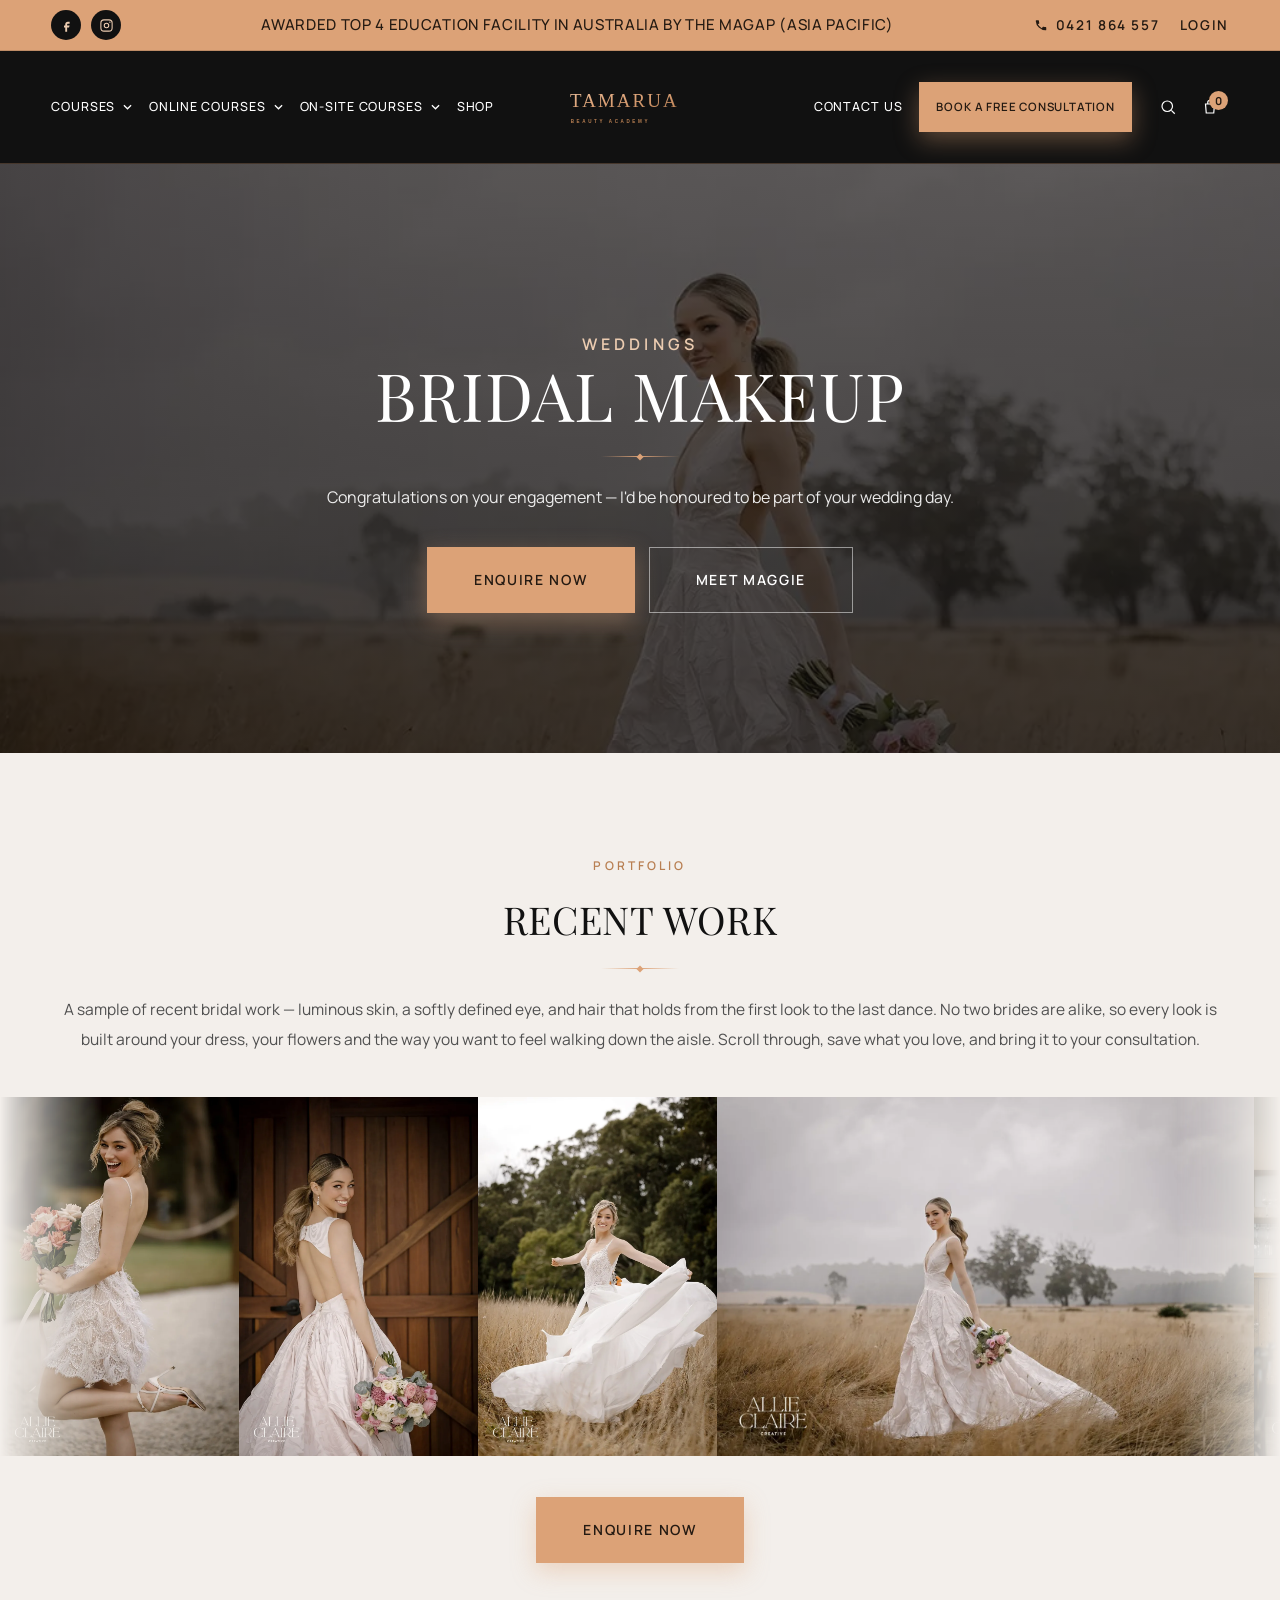
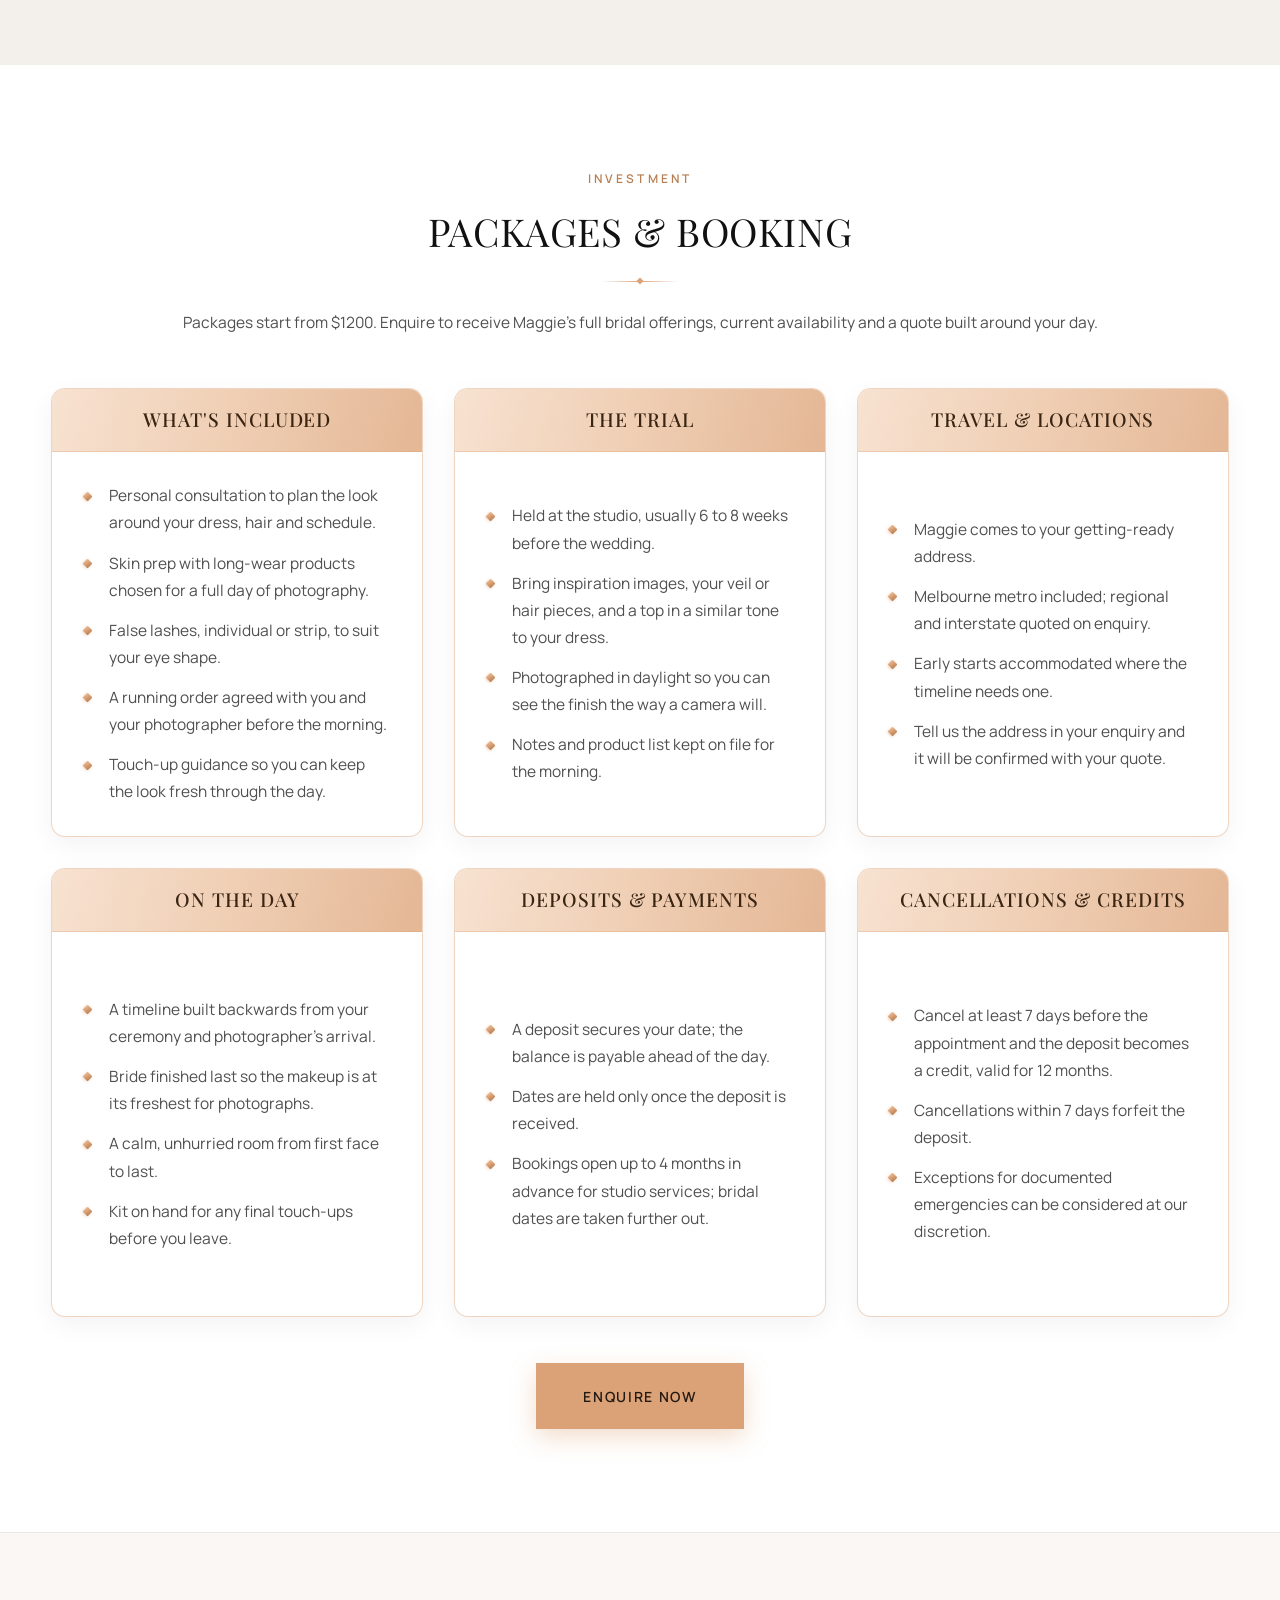
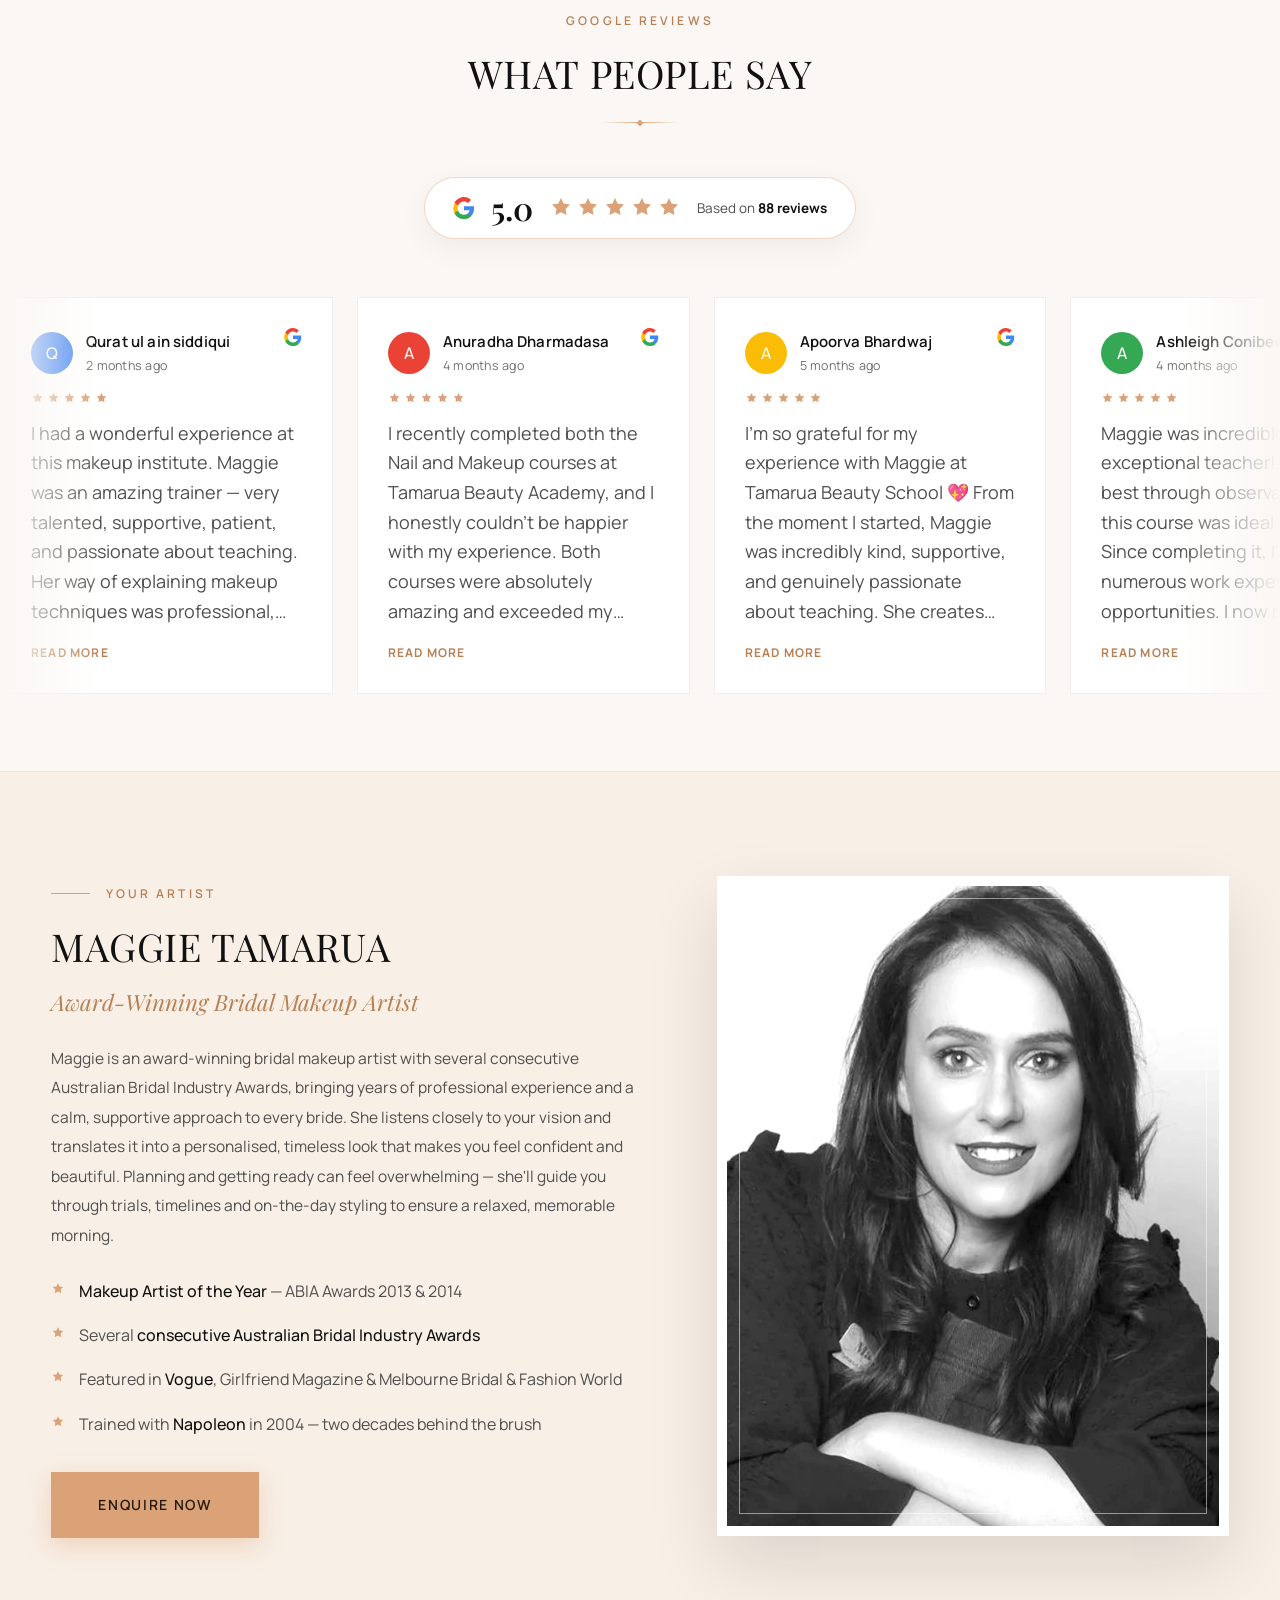
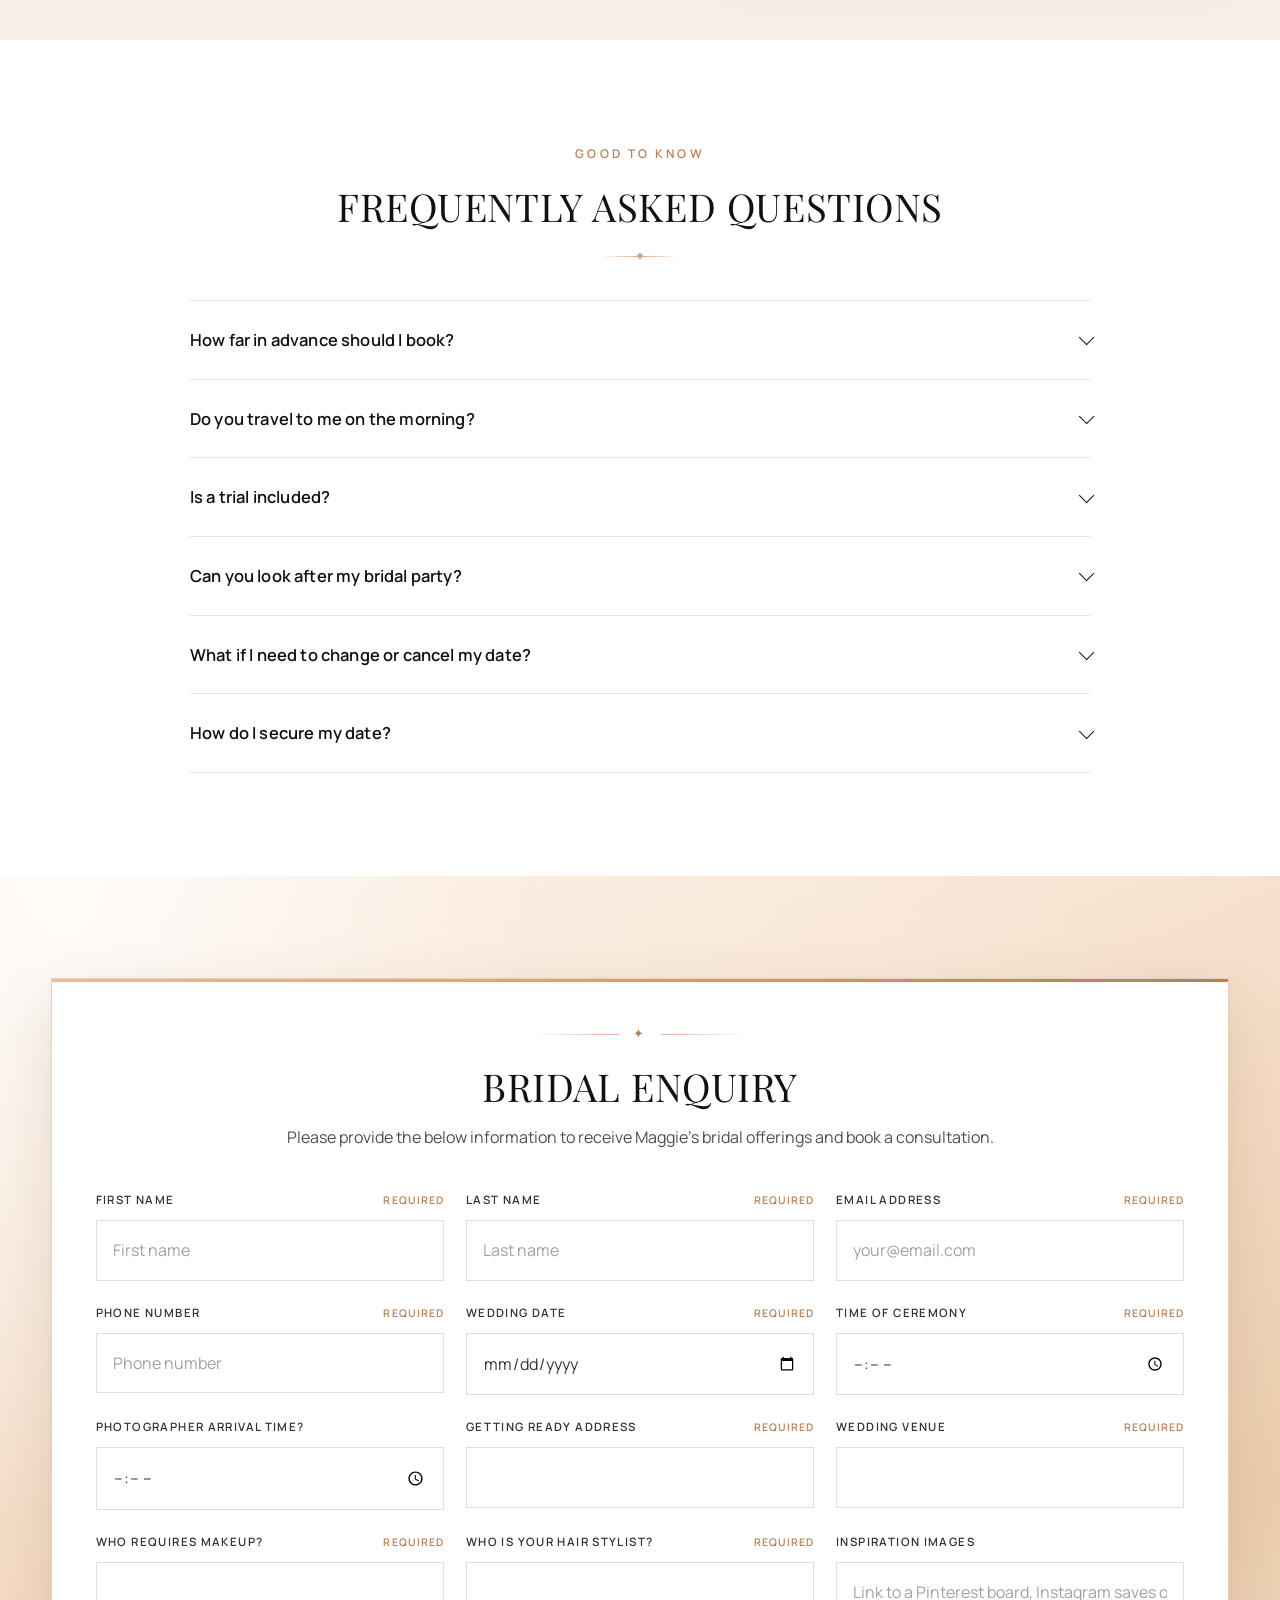
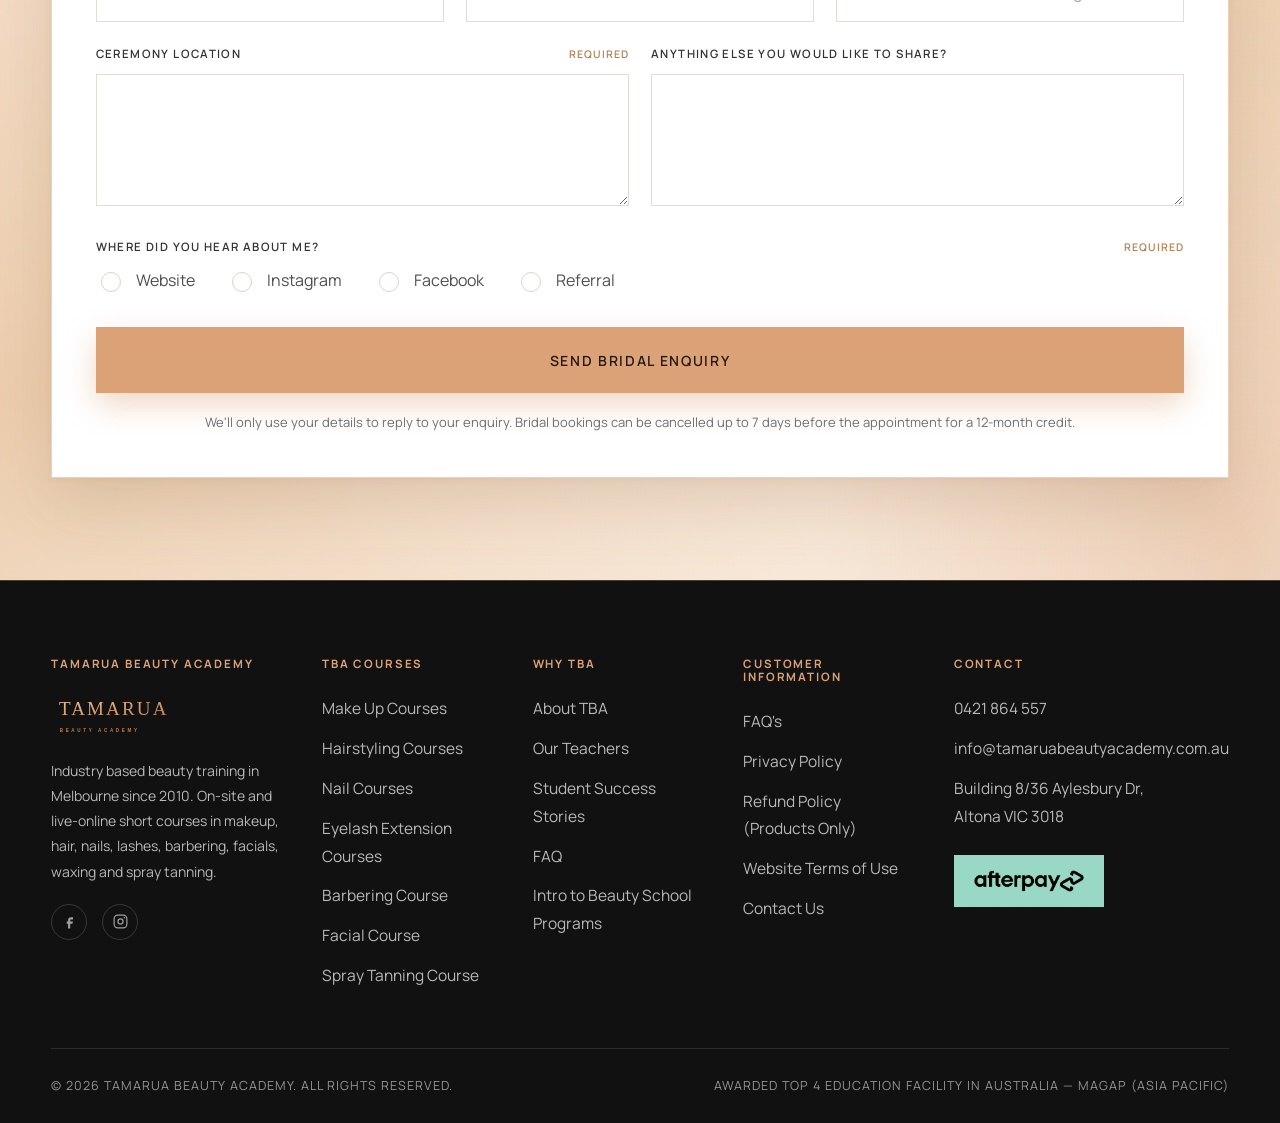
<file: bridal.html>
<!DOCTYPE html>
<html lang="en">
<head>
<meta charset="utf-8">
<meta name="viewport" content="width=device-width, initial-scale=1">
<title>Bridal Makeup Melbourne | Tamarua Beauty Academy</title>
<meta name="description" content="Award-winning bridal makeup in Melbourne with Maggie Tamarua. Packages start from $1200 — enquire to receive Maggie's bridal offerings and book a consultation.">
<meta name="author" content="Tamarua Beauty Academy">
<meta name="robots" content="index,follow">
<link rel="canonical" href="https://melbournemakeup-courses.com.au/pages/bridal-enquiry">
<meta property="og:type" content="website">
<meta property="og:site_name" content="Tamarua Beauty Academy">
<meta property="og:title" content="Bridal Makeup Melbourne | Tamarua Beauty Academy">
<meta property="og:description" content="Award-winning bridal makeup in Melbourne. Packages start from $1200 — enquire to book a consultation.">
<meta property="og:url" content="https://melbournemakeup-courses.com.au/pages/bridal-enquiry">

<link rel="preconnect" href="https://fonts.googleapis.com">
<link rel="preconnect" href="https://fonts.gstatic.com" crossorigin>
<link href="https://fonts.googleapis.com/css2?family=Manrope:wght@300;400;500;600;700&family=Playfair+Display:ital,wght@0,400;0,500;0,600;1,400;1,500&display=swap" rel="stylesheet">

<style>
/* ============================================================
   Tamarua Beauty Academy — homepage redesign
   All selectors are namespaced with `tba-` so nothing collides
   with the Turbo theme's own CSS. Do not rename the prefix.
   ============================================================ */
/* ============================================================
   TOKENS — white-dominant canvas, black for gravity, gold for jewellery
   ============================================================ */
:root{
  --tba-gold:#dca277;
  --tba-gold-dp:#b87f52;
  --tba-gold-lt:#ecccb1;
  --tba-gold-sheen:linear-gradient(105deg,#e8bd9a 0%,#dca277 42%,#b87f52 100%);
  --tba-gold-sheen-lt:linear-gradient(105deg,#f7e2d1 0%,#f0d0b6 45%,#e4b795 100%);

  --tba-black:#111111;
  --tba-ink:#333333;
  --tba-ink-soft:#4f4f4f;
  --tba-ink-mute:#6f6f6f;

  --tba-white:#ffffff;
  --tba-paper:#faf7f4;          /* warm off-white  */
  --tba-mist:#f3efeb;           /* deeper neutral  */
  --tba-blush:#fdf8f3;          /* warm panel tint */
  --tba-blush-dp:#f8efe6;
  --tba-line:rgba(17,17,17,.11);
  --tba-line-soft:rgba(17,17,17,.07);
  --tba-line-gold:rgba(220,162,119,.42);

  --tba-serif:"Playfair Display",Georgia,"Times New Roman",serif;
  --tba-sans:"Manrope","Helvetica Neue",Helvetica,Arial,sans-serif;

  --tba-shell:1440px;
  --tba-gutter:clamp(20px,4vw,60px);
  --tba-radius:0;               /* squared corners read more couture */
  --tba-ease:cubic-bezier(.22,.61,.36,1);
  --tba-slow:.55s var(--tba-ease);
}
@media (min-width:1700px){ :root{ --tba-shell:1880px; } }

/* ---------- scoped reset ----------
   `.tba-scope` wraps every section this pack renders, so none of these base
   rules leak into the rest of the theme. They are written with :where() so
   they keep the *same specificity* a bare element selector would have —
   otherwise `.tba-scope p` (0,1,1) would outrank component rules like
   `.tba-eyebrow` (0,1,0) and quietly change the design.
   `body.tba-theme` is added to <body> in layout/theme.liquid — see
   shopify/README.md.                                                       */
:where(.tba-scope) *,:where(.tba-scope) *::before,:where(.tba-scope) *::after{box-sizing:border-box}
html{-webkit-text-size-adjust:100%;scroll-behavior:smooth}
body:where(.tba-theme){
  margin:0;
  font-family:var(--tba-sans);
  font-weight:400;
  font-size:16px;
  line-height:1.8;
  color:var(--tba-ink-soft);
  background:var(--tba-white);
  overflow-x:hidden;
  -webkit-font-smoothing:antialiased;
}
:where(.tba-scope) img{max-width:100%;display:block;height:auto}
:where(.tba-scope) a{color:inherit;text-decoration:none}
:where(.tba-scope) button{font:inherit;color:inherit;background:none;border:0;cursor:pointer}
:where(.tba-scope) h1,:where(.tba-scope) h2,:where(.tba-scope) h3,
:where(.tba-scope) h4,:where(.tba-scope) h5{
  margin:0;font-weight:400;line-height:1.12;color:var(--tba-black)}
:where(.tba-scope) p{margin:0 0 1.1em}
:where(.tba-scope) p:last-child{margin-bottom:0}
:where(.tba-scope) ::selection{background:var(--tba-gold);color:#fff}
:where(.tba-scope) :focus-visible{outline:1px solid var(--tba-gold-dp);outline-offset:3px}

/* The theme wraps {{ content_for_layout }} in .section-wrapper. Where that
   wrapper carries a max-width or padding it would box in these full-bleed
   bands, so neutralise it — but only on pages actually built from this pack. */
body.tba-theme .section-wrapper:has(.tba-scope){max-width:none;width:auto;margin:0;padding:0}

/* ---------- shell / sections ---------- */
.tba-shell{width:100%;max-width:var(--tba-shell);margin-inline:auto;padding-inline:var(--tba-gutter)}
.tba-shell--narrow{max-width:min(var(--tba-shell),1080px)}
.tba-section{padding-block:clamp(64px,8vw,124px)}
.tba-section--tight{padding-block:clamp(44px,5.5vw,78px)}
.tba-section--cream{background:var(--tba-paper)}
.tba-section--sand{background:var(--tba-mist)}
.tba-section--blush{background:var(--tba-blush-dp)}

/* ---------- type ---------- */
.tba-eyebrow{
  font-size:12px;letter-spacing:.26em;text-transform:uppercase;
  font-weight:600;color:var(--tba-gold-dp);margin:0 0 20px
}
.tba-h-xl{font-family:var(--tba-serif);font-size:clamp(38px,5.2vw,70px);font-weight:400;line-height:1.06;letter-spacing:.012em;text-transform:uppercase}
.tba-h-lg{font-family:var(--tba-serif);font-size:clamp(27px,3vw,44px);font-weight:400;line-height:1.18;letter-spacing:.015em;text-transform:uppercase}
.tba-h-md{font-family:var(--tba-serif);font-size:clamp(22px,2vw,31px);font-weight:500;line-height:1.24;letter-spacing:.02em;text-transform:uppercase}
.tba-lede{font-size:clamp(15.5px,1.1vw,17.5px);color:var(--tba-ink-soft);line-height:1.9}
.tba-center{text-align:center}

/* hairline divider with a gold lozenge */
.tba-rule{
  position:relative;width:78px;height:1px;border:0;overflow:visible;margin:26px 0;
  background:linear-gradient(90deg,transparent,var(--tba-gold),transparent)
}
.tba-rule::after{
  content:"";position:absolute;left:50%;top:50%;width:5px;height:5px;
  transform:translate(-50%,-50%) rotate(45deg);background:var(--tba-gold)
}
.tba-center .tba-rule,.tba-rule--center{margin-inline:auto}

/* ---------- buttons ---------- */
.tba-btn{
  --tba-btn-bg:var(--tba-black); --tba-btn-fg:#fff; --tba-btn-bd:var(--tba-black);
  --tba-btn-bg-h:var(--tba-gold); --tba-btn-fg-h:#241a12; --tba-btn-bd-h:var(--tba-gold);
  position:relative;overflow:hidden;
  display:inline-flex;align-items:center;justify-content:center;gap:10px;
  min-height:66px;padding:0 46px;
  background:var(--tba-btn-bg);color:var(--tba-btn-fg);border:1px solid var(--tba-btn-bd);
  font-size:14px;font-weight:600;letter-spacing:.12em;text-transform:uppercase;
  border-radius:var(--tba-radius);white-space:nowrap;text-align:center;
  box-shadow:0 6px 20px rgba(17,17,17,.1);
  transition:background var(--tba-slow),color var(--tba-slow),border-color var(--tba-slow),
             transform var(--tba-slow),box-shadow var(--tba-slow)
}
.tba-btn>*{position:relative;z-index:1}
.tba-btn:hover{
  background:var(--tba-btn-bg-h);color:var(--tba-btn-fg-h);border-color:var(--tba-btn-bd-h);
  transform:translateY(-3px);box-shadow:0 16px 36px rgba(17,17,17,.22)
}
.tba-btn--gold{--tba-btn-bg:var(--tba-gold);--tba-btn-bd:var(--tba-gold);--tba-btn-fg:#241a12;
           --tba-btn-bg-h:var(--tba-black);--tba-btn-fg-h:var(--tba-gold);--tba-btn-bd-h:var(--tba-black);
           box-shadow:0 8px 24px rgba(220,162,119,.38)}
.tba-btn--gold:hover{box-shadow:0 18px 40px rgba(220,162,119,.5)}
.tba-btn--ghost{--tba-btn-bg:transparent;--tba-btn-fg:var(--tba-black);--tba-btn-bd:rgba(17,17,17,.28);
            --tba-btn-bg-h:var(--tba-black);--tba-btn-fg-h:#fff;--tba-btn-bd-h:var(--tba-black)}
.tba-btn--light{box-shadow:none;--tba-btn-bg:transparent;--tba-btn-fg:#fff;--tba-btn-bd:rgba(255,255,255,.5);
            --tba-btn-bg-h:#fff;--tba-btn-fg-h:var(--tba-black);--tba-btn-bd-h:#fff}
.tba-btn--bronze{box-shadow:0 8px 24px rgba(156,98,52,.34);--tba-btn-bg:linear-gradient(100deg,#b87f52 0%,#9c6234 100%);--tba-btn-bd:#9c6234;--tba-btn-fg:#fff;
              --tba-btn-bg-h:var(--tba-black);--tba-btn-fg-h:var(--tba-gold);--tba-btn-bd-h:var(--tba-black)}
.tba-btn--sm{min-height:50px;padding:0 26px;font-size:12.5px;font-weight:600;letter-spacing:.07em;
         --tba-btn-bg-h:#fff;--tba-btn-fg-h:var(--tba-black);--tba-btn-bd-h:#fff}
.tba-btn-row{display:flex;flex-wrap:wrap;gap:14px}
.tba-center .tba-btn-row{justify-content:center}

.tba-link-arrow{
  display:inline-flex;align-items:center;gap:11px;
  font-size:12.5px;font-weight:600;letter-spacing:.14em;text-transform:uppercase;
  color:var(--tba-black);padding-bottom:8px;
  background:linear-gradient(var(--tba-gold),var(--tba-gold)) left bottom/100% 1px no-repeat;
  transition:color var(--tba-slow),background-size var(--tba-slow)
}
.tba-link-arrow svg{transition:transform var(--tba-slow)}
.tba-link-arrow:hover{color:var(--tba-gold-dp)}
.tba-link-arrow:hover svg{transform:translateX(6px)}

/* ============================================================
   ANNOUNCEMENT
   ============================================================ */
.tba-announce{
  background:var(--tba-gold);color:#241a12;position:relative;z-index:60;
  border-bottom:1px solid rgba(36,26,18,.16)
}
.tba-announce .tba-shell{
  display:grid;grid-template-columns:auto 1fr auto;align-items:center;
  gap:clamp(14px,3vw,34px);min-height:50px
}
.tba-announce__text{
  margin:0;text-align:center;
  font-size:15px;font-weight:700;letter-spacing:.045em;text-transform:uppercase;line-height:1.45
}
.tba-announce__text strong{font-weight:500;color:#241a12}
.tba-announce__social{justify-self:start}
.tba-announce .tba-socials{gap:10px}
.tba-announce .tba-socials a{
  width:30px;height:30px;border-radius:50%;
  background:var(--tba-black);color:var(--tba-gold-lt);
  transition:background .3s var(--tba-ease),color .3s var(--tba-ease),transform .3s var(--tba-ease)
}
.tba-announce .tba-socials a:hover{background:#fff;color:var(--tba-black);transform:translateY(-2px)}
.tba-announce__links{
  justify-self:end;display:flex;align-items:center;gap:clamp(14px,1.6vw,24px);
  font-size:13.5px;font-weight:600;letter-spacing:.12em;text-transform:uppercase;white-space:nowrap
}
.tba-announce__links a{
  display:inline-flex;align-items:center;gap:8px;color:#241a12;
  text-underline-offset:5px;transition:color .3s
}
.tba-announce__links a:hover{color:#000;text-decoration:underline}
.tba-announce__links svg{color:#241a12;flex:none;transition:color .3s}
.tba-announce__links a:hover svg{color:#000}

/* ============================================================
   HEADER
   ============================================================ */
.tba-header{position:sticky;top:0;z-index:50;background:var(--tba-black);border-bottom:1px solid rgba(220,162,119,.26);transition:box-shadow .35s}
.tba-header.tba-is-stuck{box-shadow:0 6px 34px rgba(12,10,9,.34)}

.tba-socials{display:flex;align-items:center;gap:15px;list-style:none;margin:0;padding:0}
.tba-socials a{display:grid;place-items:center;width:26px;height:26px;color:var(--tba-ink-mute);transition:color .3s}
.tba-socials a:hover{color:var(--tba-gold-dp)}

.tba-navbar .tba-shell{position:relative;display:grid;grid-template-columns:1fr auto 1fr;align-items:center;gap:26px;min-height:112px}
.tba-brand{justify-self:center;display:block;text-align:center;padding-inline:14px}
.tba-brand img{width:clamp(160px,14vw,206px);margin-inline:auto}
.tba-brand__fallback{display:none;font-family:var(--tba-serif);line-height:1}
.tba-brand__fallback b{display:block;font-size:30px;font-weight:400;letter-spacing:.16em;color:var(--tba-gold-dp)}
.tba-brand__fallback span{display:block;font-family:var(--tba-sans);font-size:10.5px;font-weight:600;letter-spacing:.28em;color:var(--tba-ink-mute);margin-top:7px}
.tba-brand.tba-is-fallback img{display:none}
.tba-brand.tba-is-fallback .tba-brand__fallback{display:block}
.tba-header .tba-brand__fallback span{color:rgba(255,255,255,.6)}

.tba-nav{display:flex;align-items:center;align-self:stretch;gap:clamp(16px,2.1vw,36px)}
.tba-nav--right{justify-self:end}
.tba-nav__link{
  position:relative;display:inline-flex;align-items:center;gap:8px;
  font-size:13.5px;font-weight:500;letter-spacing:.05em;text-transform:uppercase;
  padding:12px 0;color:#fff;white-space:nowrap;transition:color var(--tba-slow)
}
.tba-nav__link::after{
  content:"";position:absolute;left:0;right:100%;bottom:6px;height:1px;background:var(--tba-gold);
  transition:right var(--tba-slow)
}
.tba-nav__link:hover{color:var(--tba-gold)}
.tba-nav__link:hover::after,.tba-nav__item:hover>.tba-nav__link::after{right:0}
.tba-nav__item{position:static;display:flex;align-items:center;align-self:stretch}
.tba-nav__item .tba-chev{transition:transform var(--tba-slow)}
.tba-nav__item:hover .tba-chev{transform:rotate(180deg)}

.tba-tools{display:flex;align-items:center;gap:4px}
.tba-icon-btn{
  width:44px;height:44px;display:grid;place-items:center;border-radius:50%;
  color:#fff;transition:.3s var(--tba-ease);position:relative
}
.tba-icon-btn:hover{background:rgba(255,255,255,.1);color:var(--tba-gold)}
.tba-cart-count{
  position:absolute;top:3px;right:1px;min-width:19px;height:19px;padding:0 5px;
  background:var(--tba-gold);color:#241a12;border-radius:20px;
  font-size:11px;font-weight:700;line-height:19px;text-align:center;letter-spacing:0
}

/* mega menu */
.tba-mega{
  position:absolute;top:100%;left:0;right:0;transform:translateY(6px);
  background:#fff;border:1px solid var(--tba-line-soft);border-top:1px solid var(--tba-line-gold);
  box-shadow:0 30px 70px rgba(17,17,17,.11);
  padding:44px 46px;opacity:0;visibility:hidden;transition:.35s var(--tba-ease);z-index:40
}
.tba-nav__item:hover .tba-mega{opacity:1;visibility:visible;transform:none}
.tba-mega__grid{display:grid;grid-template-columns:repeat(5,1fr);gap:28px}
.tba-mega__cols{display:grid;grid-template-columns:repeat(auto-fit,minmax(208px,1fr));gap:30px 26px}
.tba-mega__list h4 a{color:inherit;transition:color .3s}
.tba-mega__list h4 a:hover{color:var(--tba-gold-dp)}
.tba-mega__cols .tba-mega__list ul a{font-size:12.5px;line-height:1.5;letter-spacing:.02em}
.tba-mega__card figure{margin:0 0 16px;overflow:hidden;background:var(--tba-mist)}
.tba-mega__card img{aspect-ratio:1;object-fit:cover;transition:transform 1s var(--tba-ease)}
.tba-mega__card:hover img{transform:scale(1.07)}
.tba-mega__card h4{font-family:var(--tba-sans);font-size:12px;font-weight:600;letter-spacing:.12em;text-transform:uppercase;transition:color .3s}
.tba-mega__card:hover h4{color:var(--tba-gold-dp)}
.tba-mega__list h4{
  font-family:var(--tba-sans);font-size:12px;font-weight:600;letter-spacing:.12em;text-transform:uppercase;
  padding-bottom:14px;border-bottom:1px solid var(--tba-line-gold);margin-bottom:16px
}
.tba-mega__list ul{list-style:none;margin:0;padding:0;display:grid;gap:12px}
.tba-mega__list a{font-size:15px;color:var(--tba-ink-soft);transition:.3s var(--tba-ease)}
.tba-mega__list a:hover{color:var(--tba-gold-dp);padding-left:6px}

/* ---------- mobile bar ---------- */
.tba-mobilebar{display:none}
.tba-mobilebar .tba-shell{display:grid;grid-template-columns:1fr auto;align-items:center;gap:12px;min-height:76px}
.tba-mobilebar .tba-brand{justify-self:start;text-align:left;padding-inline:0}
.tba-mobilebar .tba-brand img{margin-inline:0}
.tba-mobilebar .tba-brand__fallback{text-align:left}
.tba-mobilebar__right{display:flex;align-items:center;gap:14px}
.tba-call-pill{
  width:42px;height:42px;flex:0 0 42px;border-radius:50%;
  background:var(--tba-gold);border:1px solid var(--tba-gold);color:#241a12;
  display:grid;place-items:center;transition:.35s var(--tba-ease)
}
.tba-call-pill:hover,.tba-call-pill:focus-visible{background:#fff;border-color:#fff;color:var(--tba-black)}
.tba-burger{
  width:42px;height:42px;display:flex;flex-direction:column;
  align-items:center;justify-content:center;gap:6px
}
.tba-burger span{display:block;width:25px;height:2px;border-radius:2px;background:#fff;transition:.35s var(--tba-ease)}
.tba-burger.tba-is-open span:nth-child(1){transform:translateY(8px) rotate(45deg)}
.tba-burger.tba-is-open span:nth-child(2){opacity:0}
.tba-burger.tba-is-open span:nth-child(3){transform:translateY(-8px) rotate(-45deg)}

/* ---------- drawer ---------- */
.tba-scrim{position:fixed;inset:0;background:rgba(17,14,12,.55);opacity:0;visibility:hidden;transition:.4s;z-index:70}
.tba-scrim.tba-is-open{opacity:1;visibility:visible}
.tba-drawer{
  position:fixed;top:0;left:0;bottom:0;width:min(400px,88vw);background:#fff;z-index:80;
  transform:translateX(-100%);transition:transform .45s var(--tba-ease);
  display:flex;flex-direction:column;overflow-y:auto
}
.tba-drawer.tba-is-open{transform:none}
.tba-drawer__head{display:flex;align-items:center;justify-content:space-between;padding:20px 24px;border-bottom:1px solid var(--tba-line-soft)}
.tba-drawer__head .tba-brand{padding:0}
.tba-drawer__head .tba-brand img{width:150px}
.tba-drawer nav{padding:12px 24px 24px}
.tba-drawer__link{
  display:flex;align-items:center;justify-content:space-between;width:100%;
  padding:17px 0;border-bottom:1px solid var(--tba-line-soft);
  font-size:13px;font-weight:600;letter-spacing:.1em;text-transform:uppercase;color:var(--tba-black)
}
.tba-drawer__sub{list-style:none;margin:0;padding:0;max-height:0;overflow:hidden;transition:max-height .45s var(--tba-ease)}
.tba-drawer__sub.tba-is-open{max-height:2400px}
.tba-drawer__sub a{display:block;padding:13px 0 13px 18px;font-size:15px;color:var(--tba-ink-soft);border-bottom:1px solid var(--tba-line-soft)}
.tba-drawer__sub--child{padding-left:36px !important;font-size:12.5px !important;color:var(--tba-ink-mute) !important}
.tba-drawer__foot{margin-top:auto;padding:26px;background:var(--tba-black)}
.tba-drawer__foot .tba-btn{width:100%}
.tba-drawer__foot .tba-socials{margin-top:20px;justify-content:center}
.tba-drawer__foot .tba-socials a{color:rgba(255,255,255,.65)}
.tba-drawer__foot .tba-socials a:hover{color:var(--tba-gold)}

/* ============================================================
   HERO
   ============================================================ */
.tba-hero{position:relative;background:#d8d4d1;overflow:hidden;padding-bottom:clamp(34px,4.5vw,64px)}
.tba-hero__media{position:absolute;inset:0}
.tba-hero__media img{width:100%;height:100%;object-fit:cover;object-position:62% 30%}
.tba-hero__media::after{
  content:"";position:absolute;inset:0;
  background:linear-gradient(100deg,rgba(12,10,9,.88) 0%,rgba(12,10,9,.74) 34%,rgba(12,10,9,.5) 62%,rgba(12,10,9,.34) 100%)
}
.tba-hero__inner{position:relative;z-index:2;min-height:clamp(520px,72vh,760px);display:flex;align-items:center;padding-block:clamp(52px,6vw,88px) clamp(28px,3.2vw,44px)}
.tba-hero__grid{display:grid;grid-template-columns:1fr minmax(0,600px);gap:clamp(38px,7vw,124px);align-items:center;width:100%}
.tba-hero__copy{max-width:none;color:#fff}
.tba-hero__copy .tba-eyebrow{color:var(--tba-gold-lt)}
.tba-hero h1{color:#fff;margin-bottom:14px}
.tba-hero .tba-rule{margin:0 0 26px}
.tba-hero__copy h2{
  font-family:var(--tba-sans);font-size:clamp(16px,1.15vw,18px);font-weight:400;line-height:1.75;
  color:rgba(255,255,255,.85);margin-bottom:30px
}

/* ---------- hero consultation form ---------- */
.tba-heroform{
  background:var(--tba-blush);border:1px solid rgba(220,162,119,.55);border-radius:16px;padding:9px;
  box-shadow:0 30px 70px rgba(12,10,9,.32);width:100%;justify-self:end;max-width:620px
}
.tba-heroform__inner{border:1px solid rgba(220,162,119,.3);border-radius:9px;padding:clamp(22px,2.3vw,34px)}
.tba-heroform__title{font-family:var(--tba-serif);font-size:clamp(23px,2vw,31px);font-weight:500;letter-spacing:.02em;text-transform:uppercase;text-align:center;color:var(--tba-black)}
.tba-heroform__sub{font-size:15px;color:var(--tba-ink-soft);text-align:center;margin:9px 0 0}
.tba-heroform__promo{
  margin:20px 0 24px;padding:13px 16px;text-align:center;
  background:#fbeee2;border:1px dashed rgba(220,162,119,.75);border-radius:8px;
  font-size:15px;color:#8a5a34;line-height:1.5
}
.tba-heroform__promo b{font-weight:600;color:#8a4f22}
.tba-heroform__row{display:grid;grid-template-columns:1fr 1fr;gap:16px}
.tba-hfield{display:block;margin-bottom:16px}
.tba-hfield span{display:block;font-size:11.5px;font-weight:600;letter-spacing:.12em;text-transform:uppercase;color:var(--tba-ink-soft);margin-bottom:8px}
.tba-hfield input,.tba-hfield select,.tba-hfield textarea{
  width:100%;min-height:52px;padding:14px 15px;font:inherit;font-size:16px;color:var(--tba-ink);
  background:#fff;border:1px solid #e4ddd6;border-radius:8px;transition:border-color .3s,box-shadow .3s
}
.tba-hfield textarea{min-height:104px;resize:vertical;line-height:1.6}
.tba-hfield input::placeholder,.tba-hfield textarea::placeholder{color:#a6a09a}
.tba-hfield input:focus,.tba-hfield select:focus,.tba-hfield textarea:focus{
  outline:none;border-color:var(--tba-gold);box-shadow:0 0 0 3px rgba(220,162,119,.16)
}
.tba-heroform .tba-btn{width:100%;margin-top:6px;border-radius:8px}
.tba-heroform__fine{font-size:12.5px;line-height:1.65;color:var(--tba-ink-mute);text-align:center;margin:16px 0 0}

.tba-hero__proof{
  position:relative;z-index:2;list-style:none;margin:0;padding:0;
  display:grid;grid-template-columns:repeat(4,1fr);grid-auto-rows:1fr;gap:clamp(10px,1.2vw,18px)
}
.tba-hero__proof li{
  position:relative;overflow:hidden;
  display:flex;align-items:center;justify-content:center;text-align:center;
  min-height:112px;padding:26px 22px;
  background:linear-gradient(160deg,rgba(255,255,255,.17),rgba(255,255,255,.06));
  border:1px solid rgba(220,162,119,.55);border-radius:14px;
  -webkit-backdrop-filter:blur(10px);backdrop-filter:blur(10px);
  box-shadow:0 0 22px rgba(220,162,119,.16),0 12px 34px rgba(12,10,9,.34),
             inset 0 1px 0 rgba(255,255,255,.16);
  color:#fff;font-size:20px;font-weight:600;line-height:1.35;
  text-shadow:0 1px 14px rgba(12,10,9,.55);
  transition:background var(--tba-slow),border-color var(--tba-slow),box-shadow var(--tba-slow),transform var(--tba-slow)
}
.tba-hero__proof li:hover{
  background:linear-gradient(160deg,rgba(220,162,119,.36),rgba(220,162,119,.16));
  border-color:var(--tba-gold);
  box-shadow:0 0 34px rgba(220,162,119,.45),0 18px 44px rgba(12,10,9,.44),
             inset 0 1px 0 rgba(255,255,255,.24);
  transform:translateY(-4px)
}
/* slow light sweep, staggered so the four catch the light in sequence */
.tba-hero__proof li::after{
  content:"";position:absolute;top:0;bottom:0;left:0;width:45%;pointer-events:none;
  background:linear-gradient(100deg,transparent,rgba(255,255,255,.26),transparent);
  transform:translateX(-260%) skewX(-18deg);
  animation:proofSheen 7s ease-in-out infinite
}
.tba-hero__proof li:nth-child(2)::after{animation-delay:.45s}
.tba-hero__proof li:nth-child(3)::after{animation-delay:.9s}
.tba-hero__proof li:nth-child(4)::after{animation-delay:1.35s}
@keyframes proofSheen{
  0%,62%{transform:translateX(-260%) skewX(-18deg)}
  100%{transform:translateX(330%) skewX(-18deg)}
}
@media (prefers-reduced-motion:reduce){.tba-hero__proof li::after{animation:none;opacity:0}}

/* ============================================================
   REVIEWS MARQUEE
   ============================================================ */
.tba-reviews{background:var(--tba-paper);padding-block:clamp(52px,6vw,86px);overflow:hidden;border-block:1px solid var(--tba-line-soft)}
.tba-reviews__head{text-align:center;max-width:820px;margin:0 auto clamp(38px,4.5vw,60px)}
.tba-reviews__rating{
  display:inline-flex;align-items:center;flex-wrap:wrap;justify-content:center;gap:8px 16px;
  margin-top:28px;padding:14px 28px;
  background:#fff;border:1px solid var(--tba-line-gold);border-radius:60px;
  box-shadow:0 10px 30px rgba(17,17,17,.05)
}
.tba-reviews__rating svg{flex:none}
.tba-reviews__score{font-family:var(--tba-serif);font-size:32px;font-weight:600;line-height:1;color:var(--tba-black)}
.tba-stars{display:inline-flex;gap:3px;color:var(--tba-gold)}
.tba-stars svg{width:16px;height:16px}
.tba-stars--lg svg{width:24px;height:24px}
.tba-reviews__count{font-size:13.5px;color:var(--tba-ink-soft);white-space:nowrap}
.tba-reviews__count b{font-weight:700;color:var(--tba-black)}

/* overflow:hidden here rather than on an ancestor, so a marquee can sit in any
   section without the track escaping and widening the page. */
.tba-marquee{position:relative;overflow:hidden;-webkit-mask-image:linear-gradient(90deg,transparent,#000 8%,#000 92%,transparent);mask-image:linear-gradient(90deg,transparent,#000 8%,#000 92%,transparent)}
.tba-marquee__track{display:flex;gap:24px;width:max-content;animation:slide 150s linear infinite}
.tba-marquee:hover .tba-marquee__track{animation-play-state:paused}
@keyframes slide{from{transform:translate3d(0,0,0)}to{transform:translate3d(-50%,0,0)}}
@media (prefers-reduced-motion:reduce){.tba-marquee__track{animation:none}.tba-marquee{overflow-x:auto}}

.tba-rcard{
  flex:0 0 clamp(292px,26vw,372px);background:#fff;border:1px solid var(--tba-line-soft);
  padding:30px 30px 28px;display:flex;flex-direction:column;gap:14px;
  transition:border-color var(--tba-slow),box-shadow var(--tba-slow)
}
.tba-rcard:hover{border-color:var(--tba-line-gold);box-shadow:0 18px 44px rgba(17,17,17,.06)}
.tba-rcard__top{display:flex;align-items:center;gap:13px}
.tba-rcard__avatar{
  width:42px;height:42px;flex:0 0 42px;border-radius:50%;
  background:var(--tba-g-color,var(--tba-black));color:#fff;
  display:grid;place-items:center;font-size:16px;font-weight:500;line-height:1
}
.tba-rcard__g{margin-left:auto;flex:none;align-self:flex-start}
.tba-rcard__who{min-width:0}
.tba-rcard__name{font-size:15px;font-weight:600;letter-spacing:.01em;color:var(--tba-black);white-space:nowrap;overflow:hidden;text-overflow:ellipsis}
.tba-rcard__when{font-size:12.5px;color:var(--tba-ink-mute);letter-spacing:.02em}
.tba-rcard__body{font-size:18px;line-height:1.65;color:var(--tba-ink-soft);margin:0;
  display:-webkit-box;-webkit-line-clamp:7;-webkit-box-orient:vertical;overflow:hidden}
.tba-rcard.tba-is-open .tba-rcard__body{-webkit-line-clamp:unset;display:block;overflow:visible}
.tba-rcard .tba-stars svg{width:13px;height:13px}
.tba-rcard__more{
  align-self:flex-start;margin-top:2px;padding:0;
  font-size:12px;font-weight:700;letter-spacing:.1em;text-transform:uppercase;
  color:var(--tba-gold-dp);border-bottom:1px solid transparent;transition:.3s var(--tba-ease)
}
.tba-rcard__more:hover{color:var(--tba-black);border-bottom-color:var(--tba-gold)}
/* only the expanded card grows; its neighbours keep their height */
.tba-marquee__track{align-items:flex-start}

/* ============================================================
   SPLIT BLOCKS
   ============================================================ */
.tba-split{display:grid;grid-template-columns:1fr 1fr;gap:clamp(30px,5vw,84px);align-items:center}
.tba-split--reverse .tba-split__media{order:2}
.tba-split__media{position:relative}
.tba-split__media img{width:100%;object-fit:cover}
.tba-split__media--frame::before{
  content:"";position:absolute;inset:22px -22px -22px 22px;border:1px solid var(--tba-gold);z-index:-1
}
.tba-split__body{max-width:none}
.tba-press{display:grid;grid-template-columns:repeat(3,1fr);gap:14px;margin-top:30px}
.tba-press a{
  display:grid;place-items:center;padding:14px 16px;background:#fff;
  border:1px solid rgba(220,162,119,.45);border-radius:8px;
  transition:border-color var(--tba-slow),transform var(--tba-slow),box-shadow var(--tba-slow)
}
.tba-press a:hover{border-color:var(--tba-gold);transform:translateY(-3px);box-shadow:0 14px 30px rgba(17,17,17,.1)}
.tba-press img{width:100%}

/* featured in */


/* read more */
.tba-readmore{position:relative}
.tba-readmore__body{max-height:0;overflow:hidden;transition:max-height .7s var(--tba-ease)}
.tba-readmore.tba-is-open .tba-readmore__body{max-height:6000px}
.tba-readmore__body>h3:first-child{margin-top:34px}
.tba-readmore h3{font-family:var(--tba-serif);font-size:clamp(20px,1.8vw,26px);font-weight:500;letter-spacing:.02em;text-transform:uppercase;line-height:1.28;margin:38px 0 14px}
.tba-readmore h3:first-child{margin-top:0}
.tba-readmore__toggle{margin-top:26px}

.tba-intro{display:grid;grid-template-columns:1.08fr .92fr;gap:clamp(32px,5vw,80px);align-items:start}
.tba-intro__body{max-width:none}
.tba-intro__media{position:relative}
.tba-video-wrap{width:100%;margin:0;background:#000;border:1px solid var(--tba-line-gold);padding:8px}
.tba-video-wrap video{width:100%;display:block;aspect-ratio:1;object-fit:cover;background:#000}

/* ============================================================
   COURSE GRID
   ============================================================ */
.tba-courses{display:grid;grid-template-columns:repeat(4,1fr);gap:clamp(16px,1.9vw,30px)}
.tba-course{
  position:relative;display:block;overflow:hidden;background:var(--tba-mist);
  border:1px solid rgba(220,162,119,.85);border-radius:12px;
  box-shadow:0 0 0 3px rgba(220,162,119,.1),0 12px 30px rgba(17,17,17,.1);
  transition:border-color var(--tba-slow),box-shadow var(--tba-slow),transform var(--tba-slow)
}
.tba-course:hover{
  border-color:var(--tba-gold);
  box-shadow:0 0 0 4px rgba(220,162,119,.22),0 24px 52px rgba(17,17,17,.2);
  transform:translateY(-5px)
}
.tba-course figure{margin:0;overflow:hidden}
.tba-course img{aspect-ratio:3/4;width:100%;object-fit:cover;transition:transform 1.1s var(--tba-ease)}
.tba-course:hover img{transform:scale(1.08)}
.tba-course__veil{
  position:absolute;inset:0;transition:background var(--tba-slow);
  background:linear-gradient(to top,rgba(12,10,9,.92) 0%,rgba(12,10,9,.55) 34%,rgba(12,10,9,.12) 64%,rgba(12,10,9,0) 82%)
}
/* gold hairline that draws itself inside the card on hover */
.tba-course::after{
  content:"";position:absolute;inset:12px;border:1px solid rgba(255,255,255,.55);border-radius:6px;
  opacity:0;transform:scale(1.03);transition:.55s var(--tba-ease);pointer-events:none
}
.tba-course:hover::after{opacity:.85;transform:none}
.tba-course__cap{position:absolute;left:0;right:0;bottom:0;padding:30px 26px;color:#fff;z-index:2}
.tba-course__cap h3{
  font-family:var(--tba-serif);font-size:clamp(23px,2vw,32px);font-weight:500;line-height:1.18;
  overflow-wrap:break-word;color:#fff;text-shadow:0 2px 16px rgba(12,10,9,.6)
}
.tba-course__cap span{
  display:inline-flex;align-items:center;gap:9px;margin-top:10px;
  font-size:11.5px;font-weight:600;letter-spacing:.14em;text-transform:uppercase;color:var(--tba-gold-lt);
  opacity:0;transform:translateY(9px);transition:.5s var(--tba-ease)
}
.tba-course:hover .tba-course__cap span{opacity:1;transform:none}

/* ============================================================
   SUCCESS STORY — cream panel, portrait, awards, thumbnails
   ============================================================ */
.tba-ss{
  background:var(--tba-blush);border:1px solid rgba(220,162,119,.28);border-radius:22px;
  padding:clamp(30px,4.4vw,72px)
}
.tba-ss__head{text-align:center;margin:0 0 clamp(34px,4vw,58px)}
.tba-ornament{
  display:inline-flex;align-items:center;gap:18px;
  font-size:12px;font-weight:600;letter-spacing:.26em;text-transform:uppercase;color:var(--tba-gold-dp);margin:0 0 20px
}
.tba-ornament::before,.tba-ornament::after{content:"";width:clamp(28px,4.5vw,64px);height:1px;background:var(--tba-gold)}
.tba-ss__head h2 em{font-style:italic;color:var(--tba-gold-dp)}
.tba-swash{display:block;margin:20px auto 0;color:var(--tba-gold)}

.tba-ss__grid{display:grid;grid-template-columns:.88fr 1.12fr;gap:clamp(28px,4vw,64px);align-items:start}

.tba-ss__portrait{
  margin:0;position:relative;border-radius:14px;overflow:hidden;
  box-shadow:0 26px 62px rgba(17,17,17,.14)
}
.tba-ss__portrait img{width:100%;aspect-ratio:3/4.05;object-fit:cover;object-position:center 20%}
.tba-ss__portrait::after{
  content:"";position:absolute;inset:14px;border:1px solid rgba(255,255,255,.5);
  border-radius:7px;pointer-events:none
}

.tba-ss__body{max-width:none}
.tba-ss__name{font-family:var(--tba-serif);font-size:clamp(21px,1.9vw,28px);font-weight:500;letter-spacing:.02em;text-transform:uppercase;margin-bottom:18px}
.tba-ss__body p{font-size:15.5px;line-height:1.8;margin-bottom:1.05em}
.tba-ss__body b{font-weight:500;color:var(--tba-black)}
.tba-ss-link{
  color:var(--tba-gold-dp);
  background:linear-gradient(currentColor,currentColor) left bottom/100% 1px no-repeat;
  transition:color .3s
}
.tba-ss-link:hover{color:var(--tba-black)}

.tba-ss__awards{list-style:none;display:flex;flex-wrap:wrap;gap:10px;margin:24px 0;padding:0}
.tba-ss__awards li{
  display:inline-flex;align-items:center;gap:9px;padding:10px 17px;
  background:#fff;border:1px solid rgba(220,162,119,.4);border-radius:40px;
  font-size:13px;font-weight:500;letter-spacing:.01em;color:var(--tba-black);line-height:1.4
}
.tba-ss__awards svg{color:var(--tba-gold);flex:none}

.tba-ss__ig{
  display:inline-flex;align-items:center;gap:10px;margin-top:4px;
  font-size:15px;font-weight:500;color:var(--tba-gold-dp);transition:color .3s
}
.tba-ss__ig:hover{color:var(--tba-black)}

.tba-ss__thumbs{display:grid;grid-template-columns:repeat(3,1fr);gap:14px;margin:26px 0 32px}
.tba-ss__thumbs figure{margin:0;overflow:hidden;border-radius:10px;background:var(--tba-mist)}
.tba-ss__thumbs img{aspect-ratio:1;width:100%;object-fit:cover;transition:transform 1s var(--tba-ease)}
.tba-ss__thumbs figure:hover img{transform:scale(1.07)}

/* ============================================================
   FOUNDER
   ============================================================ */
.tba-founder{display:grid;grid-template-columns:1.08fr .92fr;gap:clamp(30px,5vw,88px);align-items:center}
.tba-founder__media{
  margin:0;position:relative;background:#fff;padding:10px;
  box-shadow:0 28px 66px rgba(17,17,17,.12)
}
.tba-founder__media img{
  width:100%;aspect-ratio:3/3.9;object-fit:cover;object-position:center 15%;
  filter:grayscale(1) contrast(1.03)
}
.tba-founder__media::after{
  content:"";position:absolute;inset:22px;border:1px solid rgba(255,255,255,.5);pointer-events:none
}
.tba-founder__body{max-width:none}
.tba-eyebrow--rule{display:inline-flex;align-items:center;gap:16px}
.tba-eyebrow--rule::before{content:"";width:clamp(26px,3vw,46px);height:1px;background:var(--tba-gold)}
.tba-founder__role{
  font-family:var(--tba-serif);font-style:italic;font-weight:400;
  font-size:clamp(20px,1.75vw,27px);color:var(--tba-gold-dp);margin:12px 0 22px
}
.tba-founder__list{list-style:none;margin:28px 0 34px;padding:0;display:grid;gap:17px}
.tba-founder__list li{display:flex;gap:14px;align-items:flex-start;font-size:16px;color:var(--tba-ink-soft);line-height:1.7}
.tba-founder__list svg{color:var(--tba-gold);flex:none;margin-top:4px}
.tba-founder__list b{font-weight:500;color:var(--tba-black)}

/* ============================================================
   STUDENT STORIES
   ============================================================ */
.tba-stories{display:grid;grid-template-columns:repeat(3,1fr);gap:clamp(24px,3vw,46px)}
.tba-story figure{margin:0 0 24px;overflow:hidden;background:var(--tba-mist)}
.tba-story img{aspect-ratio:1;width:100%;object-fit:cover;transition:transform 1s var(--tba-ease)}
.tba-story:hover img{transform:scale(1.06)}
.tba-story h3{font-family:var(--tba-sans);font-size:17px;font-weight:700;letter-spacing:.08em;text-transform:uppercase;margin-bottom:14px}
.tba-story p{font-size:16px;color:var(--tba-ink-soft);margin-bottom:22px}

/* ============================================================
   PAGE HERO / STEPS / GALLERY / FAQ
   ============================================================ */
.tba-phero{position:relative;isolation:isolate;background:var(--tba-black);overflow:hidden;
  min-height:clamp(380px,46vw,620px);display:flex;align-items:center;text-align:center}
.tba-phero__media{position:absolute;inset:0;z-index:-2}
/* object-position only bites on the cropped axis; on a wide banner the image
   already fills the width, so a horizontal nudge needs a scale + translate pair
   (the section works the zoom out from the shift so no edge is ever exposed). */
.tba-phero__media img{width:100%;height:100%;object-fit:cover;
  object-position:var(--tba-phero-focus,center 30%);
  transform:translateX(var(--tba-phero-shift,0)) scale(var(--tba-phero-zoom,1))}
/* a phone crops the photo to a narrow window already — nudging it there only
   costs resolution, so the shift is a desktop framing tool. */
@media (max-width:767px){.tba-phero__media img{transform:none}}
.tba-phero::after{content:"";position:absolute;inset:0;z-index:-1;
  background:linear-gradient(rgba(12,10,9,.62),rgba(12,10,9,.74))}
.tba-phero .tba-shell{padding-block:clamp(64px,7vw,110px)}
.tba-phero__inner{max-width:840px;margin-inline:auto}
.tba-phero .tba-eyebrow{color:var(--tba-gold-lt)}
.tba-phero .tba-h-xl{color:#fff}
.tba-phero .tba-rule{margin-inline:auto}
.tba-phero p{color:rgba(255,255,255,.9);font-size:clamp(16px,1.2vw,19px);line-height:1.85;
  margin:26px auto 0;max-width:660px}
.tba-phero .tba-btn-row{justify-content:center;margin-top:34px}

/* ---------- numbered steps ---------- */
.tba-steps{display:grid;grid-template-columns:repeat(4,1fr);gap:clamp(20px,2.4vw,34px);
  grid-auto-rows:1fr;counter-reset:tbastep}
.tba-step{position:relative;padding:clamp(28px,2.8vw,40px);background:#fff;border:1px solid var(--tba-line)}
.tba-step::before{
  counter-increment:tbastep;content:counter(tbastep,decimal-leading-zero);
  display:block;font-family:var(--tba-serif);font-size:30px;line-height:1;
  color:var(--tba-gold);margin-bottom:18px}
.tba-step h3{font-family:var(--tba-sans);font-size:14px;font-weight:700;letter-spacing:.14em;
  text-transform:uppercase;margin-bottom:14px}
.tba-step p{font-size:15.5px;color:var(--tba-ink-soft);line-height:1.85}

/* ---------- testimonial quotes ----------
   Equal-height cards with the content centred, so the slack from uneven review
   lengths splits above and below instead of pooling into one hole above the
   caption. Blush ground, gold hairline, no badge. */
/* A tight, even gutter between the cards. It is set here rather than left to
   the <figure> margin (zeroed below), which a host theme's reset would
   otherwise change out from under the layout. */
.tba-quotes{display:grid;grid-template-columns:repeat(3,1fr);grid-auto-rows:1fr;
  gap:clamp(16px,1.8vw,28px);padding-top:26px}
.tba-quote{
  /* a <figure> carries a 40px UA side margin; zeroing it keeps the gutters
     identical whether or not the host theme resets figure margins. */
  margin:0;
  display:flex;flex-direction:column;justify-content:center;position:relative;
  padding:clamp(32px,2.8vw,44px) clamp(26px,2.6vw,42px);
  border-radius:16px;
  background:linear-gradient(168deg,#fffaf6 0%,#fdf1e6 100%);
  border:1px solid rgba(220,162,119,.45);
  box-shadow:0 10px 30px rgba(17,17,17,.05);
  transition:transform .45s var(--tba-ease),box-shadow .45s var(--tba-ease),border-color .45s}
.tba-quote:hover{
  transform:translateY(-5px);box-shadow:0 22px 50px rgba(17,17,17,.12);border-color:var(--tba-gold)}
.tba-quote .tba-stars{justify-content:center;margin-bottom:18px}
.tba-quote blockquote{
  margin:0 0 24px;font-size:clamp(16.5px,1.25vw,18.5px);line-height:1.85;
  color:var(--tba-ink-soft);text-align:center}
.tba-quote figcaption{
  border-top:1px solid rgba(220,162,119,.4);padding-top:20px;text-align:center}
.tba-quote cite{
  display:block;font-style:normal;font-family:var(--tba-sans);font-size:12.5px;font-weight:700;
  letter-spacing:.16em;text-transform:uppercase;color:var(--tba-gold-dp)}
.tba-quote span{display:block;margin-top:7px;font-size:13.5px;color:var(--tba-ink-mute)}
@media (max-width:1024px){.tba-quotes{grid-template-columns:1fr;grid-auto-rows:auto}}

/* ---------- image gallery ---------- */
.tba-gallery{display:grid;grid-template-columns:repeat(4,1fr);gap:clamp(12px,1.4vw,20px)}
.tba-gallery figure{margin:0;overflow:hidden;background:var(--tba-mist);position:relative}
.tba-gallery img{aspect-ratio:4/5;width:100%;object-fit:cover;transition:transform 1s var(--tba-ease)}
.tba-gallery figure:hover img{transform:scale(1.06)}
.tba-gallery--3{grid-template-columns:repeat(3,1fr)}
.tba-gallery--2{grid-template-columns:repeat(2,1fr)}

/* sliding variant — a full-bleed ribbon on the shared .tba-marquee mechanics.
   Fixed height with auto width lets the mixed 1:1 and 4:5 frames keep their
   own proportions instead of being cropped to a single ratio. */
.tba-gallery--slide{display:flex;gap:0}
.tba-gallery--slide figure{
  flex:0 0 auto;height:clamp(260px,28vw,430px);margin:0;overflow:hidden;background:var(--tba-mist)}
.tba-gallery--slide img{aspect-ratio:auto;height:100%;width:auto;max-width:none;object-fit:cover}

/* On phones the ribbon becomes a plain grid showing every frame at once —
   a sideways scroller is awkward on touch, and the whole set fits down the
   page. tba-redesign.js marks its duplicate frames aria-hidden, so hiding
   those leaves exactly one of each with no JavaScript change. */
@media (max-width:767px){
  .tba-marquee:has(.tba-gallery--slide){-webkit-mask-image:none;mask-image:none;overflow:visible}
  .tba-gallery--slide{
    display:grid;grid-template-columns:repeat(2,1fr);gap:10px;
    width:auto;animation:none;padding-inline:var(--tba-gutter)}
  .tba-gallery--slide>[aria-hidden="true"]{display:none}
  .tba-gallery--slide figure{height:auto}
  .tba-gallery--slide img{aspect-ratio:4/5;width:100%;height:auto}
}

/* ---------- FAQ ---------- */
.tba-faq{max-width:900px;margin-inline:auto;border-top:1px solid var(--tba-line)}
.tba-faq details{border-bottom:1px solid var(--tba-line)}
.tba-faq summary{
  display:flex;align-items:center;justify-content:space-between;gap:20px;cursor:pointer;
  list-style:none;padding:24px 0;font-family:var(--tba-sans);font-size:16.5px;font-weight:600;
  letter-spacing:.01em;color:var(--tba-black);transition:color .3s}
.tba-faq summary::-webkit-details-marker{display:none}
.tba-faq summary:hover{color:var(--tba-gold-dp)}
.tba-faq summary::after{
  content:"";flex:none;width:11px;height:11px;border-right:1px solid currentColor;
  border-bottom:1px solid currentColor;transform:rotate(45deg) translateY(-3px);transition:transform .35s var(--tba-ease)}
.tba-faq details[open] summary::after{transform:rotate(225deg) translateY(-3px)}
.tba-faq details[open] summary{color:var(--tba-gold-dp)}
.tba-faq__a{padding:0 0 26px;font-size:16px;color:var(--tba-ink-soft);line-height:1.9;max-width:760px}

/* ---------- feature form band ----------
   An opt-in treatment for the page a visitor is meant to convert on: dark
   ground, two soft gold glows, a slow twinkle, and an ivory card with a gold
   sheen edge. Everything is decorative and sits behind the form, so the
   fields keep the same contrast they have on a plain background. */
.tba-section--feature{position:relative;isolation:isolate;overflow:hidden;
  background:linear-gradient(158deg,#fdf3ea 0%,#f4dcc6 38%,#eccdad 62%,#faf0e6 100%)}
.tba-section--feature::before{
  content:"";position:absolute;inset:-25% -12%;z-index:-2;
  background:
    radial-gradient(42% 46% at 14% 18%,rgba(255,255,255,.75),transparent 70%),
    radial-gradient(38% 44% at 88% 82%,rgba(220,162,119,.42),transparent 70%),
    radial-gradient(52% 58% at 52% 48%,rgba(255,246,238,.55),transparent 72%)
}
.tba-section--feature::after{
  content:"";position:absolute;inset:0;z-index:-1;pointer-events:none;
  background-image:
    radial-gradient(2.4px 2.4px at 12% 16%,rgba(176,116,68,.95),transparent 60%),
    radial-gradient(2px 2px at 27% 68%,rgba(176,116,68,.75),transparent 60%),
    radial-gradient(2.6px 2.6px at 41% 24%,rgba(176,116,68,.85),transparent 60%),
    radial-gradient(1.9px 1.9px at 58% 82%,rgba(176,116,68,.7),transparent 60%),
    radial-gradient(2.5px 2.5px at 72% 34%,rgba(176,116,68,.9),transparent 60%),
    radial-gradient(2.1px 2.1px at 88% 62%,rgba(176,116,68,.8),transparent 60%),
    radial-gradient(2.2px 2.2px at 6% 78%,rgba(176,116,68,.7),transparent 60%),
    radial-gradient(2.3px 2.3px at 94% 12%,rgba(176,116,68,.85),transparent 60%),
    radial-gradient(2px 2px at 34% 92%,rgba(176,116,68,.65),transparent 60%),
    radial-gradient(2.4px 2.4px at 66% 8%,rgba(176,116,68,.8),transparent 60%);
  animation:tbaTwinkle 6s ease-in-out infinite alternate
}
@keyframes tbaTwinkle{from{opacity:.28}to{opacity:.62}}

.tba-section--feature .tba-eform{
  background:#fff;
  border:1px solid rgba(220,162,119,.5);
  box-shadow:0 26px 60px rgba(120,78,44,.16),0 2px 6px rgba(120,78,44,.06);
  position:relative;overflow:hidden
}
.tba-section--feature .tba-eform::before{
  content:"";position:absolute;inset:0 0 auto 0;height:3px;background:var(--tba-gold-sheen)
}
/* a slow shimmer on the submit button — it pulls the eye to the action without
   washing across the fields people are trying to read */
.tba-section--feature .tba-eform .tba-btn{position:relative;overflow:hidden}
.tba-section--feature .tba-eform .tba-btn::after{
  content:"";position:absolute;top:0;bottom:0;left:0;width:45%;pointer-events:none;
  background:linear-gradient(100deg,transparent,rgba(255,255,255,.55),transparent);
  transform:translateX(-180%) skewX(-18deg);
  animation:tbaBtnSheen 5.5s ease-in-out infinite
}
@keyframes tbaBtnSheen{0%,62%{transform:translateX(-180%) skewX(-18deg)}100%{transform:translateX(360%) skewX(-18deg)}}

.tba-section--feature .tba-eform__head{position:relative;z-index:1}
.tba-section--feature .tba-eform__ornament{
  display:flex;align-items:center;justify-content:center;gap:14px;
  color:var(--tba-gold-dp);font-size:13px;letter-spacing:.3em;margin:0 0 18px}
.tba-section--feature .tba-eform__ornament::before,
.tba-section--feature .tba-eform__ornament::after{
  content:"";height:1px;width:clamp(34px,7vw,86px);
  background:linear-gradient(90deg,transparent,rgba(220,162,119,.85))}
.tba-section--feature .tba-eform__ornament::after{transform:scaleX(-1)}
.tba-section--feature .tba-eform>*{position:relative;z-index:1}
.tba-section--feature .tba-eform .tba-btn{
  box-shadow:0 12px 30px rgba(220,162,119,.42)}

@media (prefers-reduced-motion:reduce){
  .tba-section--feature::after{animation:none;opacity:.7}
  .tba-section--feature .tba-eform .tba-btn::after{animation:none;opacity:0}
}

@media (max-width:1024px){
  .tba-steps{grid-template-columns:repeat(2,1fr)}
  .tba-gallery{grid-template-columns:repeat(2,1fr)}
}
@media (max-width:640px){
  .tba-steps{grid-template-columns:1fr;grid-auto-rows:auto}
  .tba-phero{min-height:0}
}

/* ============================================================
   SERVICE / ENQUIRY PAGES
   Used by tba-page-intro, tba-services and tba-enquiry-form.
   ============================================================ */
.tba-pageintro{text-align:center;max-width:900px;margin-inline:auto}
.tba-pageintro .tba-lede{margin-top:24px}
.tba-pageintro .tba-lede+.tba-lede{margin-top:18px}
.tba-pageintro__price{
  display:inline-block;margin-top:30px;padding:14px 30px;
  font-size:15px;font-weight:600;letter-spacing:.07em;text-transform:uppercase;
  color:var(--tba-gold-dp);background:var(--tba-blush);border:1px solid rgba(220,162,119,.5)
}

/* ---------- service cards ---------- */
.tba-svc{display:grid;grid-template-columns:repeat(2,1fr);grid-auto-rows:1fr;gap:clamp(20px,2.4vw,34px)}
.tba-svc--3{grid-template-columns:repeat(3,1fr)}
@media (max-width:1024px){.tba-svc--3{grid-template-columns:repeat(2,1fr)}}
.tba-svc__card{
  display:flex;flex-direction:column;padding:clamp(30px,3vw,46px);
  background:#fff;border:1px solid var(--tba-line);position:relative
}
.tba-svc__card::before{
  content:"";position:absolute;inset:0 0 auto 0;height:3px;background:var(--tba-gold-sheen)
}
.tba-svc__card h3{
  font-family:var(--tba-serif);font-size:clamp(22px,2vw,30px);font-weight:400;
  letter-spacing:.02em;text-transform:uppercase;margin-bottom:18px
}
.tba-svc__card p{font-size:16px;color:var(--tba-ink-soft);line-height:1.85;flex:1}
.tba-svc__meta{
  display:flex;flex-wrap:wrap;align-items:baseline;gap:8px 14px;
  margin-top:26px;padding-top:22px;border-top:1px solid var(--tba-line)
}
.tba-svc__price{font-family:var(--tba-serif);font-size:34px;line-height:1;color:var(--tba-gold-dp)}
.tba-svc__dur{font-size:13px;font-weight:600;letter-spacing:.12em;text-transform:uppercase;color:var(--tba-ink-mute)}

/* filled variant — declared after the light rules so it wins on equal
   specificity. A warm tan wash from the brand's own range rather than a
   neutral slab, with the ink dark enough to hold contrast on it, and the
   content centred. */
.tba-svc--dark .tba-svc__card{
  background:linear-gradient(155deg,#f4dcc6 0%,#ecc7a6 55%,#e2b58f 100%);
  border-color:rgba(184,127,82,.4);
  border-radius:14px;overflow:hidden;text-align:center;
  box-shadow:0 12px 34px rgba(120,78,44,.14)}
.tba-svc--dark .tba-svc__card h3{color:#3a2513}
.tba-svc--dark .tba-svc__card p{color:#5b3d24}
.tba-svc--dark .tba-svc__meta{
  border-top-color:rgba(120,78,44,.28);justify-content:center}
.tba-svc--dark .tba-svc__price{color:#6b4526}
.tba-svc--dark .tba-svc__dur{color:#7d5936}

/* ---------- policy panels ---------- */
.tba-panels{display:grid;grid-template-columns:repeat(2,1fr);gap:clamp(20px,2.4vw,34px);margin-top:clamp(24px,3vw,44px)}
.tba-panels--3{grid-template-columns:repeat(3,1fr);grid-auto-rows:1fr}
@media (max-width:1024px){.tba-panels--3{grid-template-columns:repeat(2,1fr)}}
.tba-panel{padding:clamp(26px,2.6vw,38px);background:var(--tba-paper);border:1px solid var(--tba-line)}
.tba-panel h3{
  font-family:var(--tba-sans);font-size:13px;font-weight:700;letter-spacing:.16em;
  text-transform:uppercase;color:var(--tba-gold-dp);margin-bottom:18px
}

/* card style — the same treatment as a service card, for panels that carry
   detail rather than a price: white ground, gold sheen edge, serif title. */
.tba-panel--card{
  display:flex;flex-direction:column;position:relative;
  padding:clamp(30px,3vw,46px);background:#fff;border:1px solid var(--tba-line)}
.tba-panel--card::before{
  content:"";position:absolute;inset:0 0 auto 0;height:3px;background:var(--tba-gold-sheen)}
.tba-panel ul{list-style:none;margin:0;padding:0;display:grid;gap:14px}
.tba-panel li{position:relative;padding-left:22px;font-size:15.5px;color:var(--tba-ink-soft);line-height:1.8}
.tba-panel li::before{content:"";position:absolute;left:0;top:12px;width:9px;height:1px;background:var(--tba-gold)}
.tba-panel p{font-size:15.5px;color:var(--tba-ink-soft);line-height:1.8}

/* card overrides — after the base panel rules so they win on equal specificity.
   A gold header band over an ivory body: the brand colour does the separating,
   so the list underneath needs no per-item rule at all. */
.tba-panel--card{
  padding:0;overflow:hidden;border-radius:14px;background:#fff;
  border:1px solid rgba(220,162,119,.45);
  box-shadow:0 8px 26px rgba(17,17,17,.05);
  transition:transform .45s var(--tba-ease),box-shadow .45s var(--tba-ease),border-color .45s}
.tba-panel--card:hover{
  transform:translateY(-5px);box-shadow:0 20px 46px rgba(17,17,17,.11);border-color:var(--tba-gold)}
.tba-panel--card::before{display:none}
.tba-panel--card h3{
  margin:0;padding:20px 22px;background:var(--tba-gold-sheen-lt);color:#3a2513;
  font-family:var(--tba-serif);font-size:clamp(18px,1.5vw,23px);font-weight:500;
  letter-spacing:.05em;text-transform:uppercase;text-align:center;
  border-bottom:1px solid rgba(220,162,119,.35)}
.tba-panel--card ul{
  margin:0;padding:clamp(24px,2.4vw,32px);gap:13px;flex:1;align-content:center}
.tba-panel--card li{
  padding:0 0 0 26px;text-align:left;font-size:15.5px;line-height:1.75}
/* a small gold diamond in place of the dash — left marker, hung off the text */
.tba-panel--card li::before{
  left:1px;top:.66em;width:7px;height:7px;border-radius:1px;transform:rotate(45deg);
  background:var(--tba-gold-sheen);box-shadow:0 1px 3px rgba(220,162,119,.45)}
/* cards match heights across the row; the body is centred in the space it is
   given, so a short one leaves even margins rather than a hole underneath. */
.tba-panel--card p{
  text-align:left;padding:clamp(24px,2.4vw,32px);margin:0;
  display:flex;align-items:center;flex:1}

.tba-panel--note{background:transparent;border-style:dashed;grid-column:1/-1}

/* ---------- enquiry form ---------- */
.tba-eform{max-width:820px;margin-inline:auto;background:#fff;border:1px solid var(--tba-line);
  padding:clamp(28px,3.4vw,56px)}
/* wide variant — a long form laid across the page instead of down it, so a
   15-field brief doesn't turn into a scroll. Six tracks so a field can take a
   third (span 2) or a half (span 3) of a row. */
.tba-eform-wrap--wide .tba-eform{max-width:min(var(--tba-shell),1180px)}
.tba-eform__grid{display:grid;grid-template-columns:1fr;gap:0 22px}
@media (min-width:700px){
  .tba-eform__grid{grid-template-columns:repeat(6,1fr)}
  .tba-eform__grid>.tba-efield{grid-column:span 3}
  .tba-eform__grid>.tba-efield--full{grid-column:1/-1}
}
@media (min-width:1040px){
  .tba-eform-wrap--wide .tba-eform__grid>.tba-efield{grid-column:span 2}
  .tba-eform-wrap--wide .tba-eform__grid>.tba-efield--wide{grid-column:span 3}
  .tba-eform-wrap--wide .tba-eform__grid>.tba-efield--full{grid-column:1/-1}
}
/* the tall Ceremony Location box only needs to be tall in the narrow layout */
.tba-eform-wrap--wide .tba-efield textarea.tba-efield--tall{min-height:132px}
.tba-eform-wrap--wide .tba-efield textarea{min-height:132px}
.tba-eform__head{text-align:center;margin-bottom:clamp(26px,3vw,40px)}
.tba-eform__head p{font-size:16px;color:var(--tba-ink-soft);margin:14px 0 0}
.tba-eform__row{display:grid;grid-template-columns:1fr 1fr;gap:0 20px}
.tba-efield{display:block;margin-bottom:22px}
.tba-efield__label{display:flex;align-items:baseline;justify-content:space-between;gap:12px;margin-bottom:9px}
.tba-efield__label>span:first-child{
  font-size:11.5px;font-weight:600;letter-spacing:.12em;text-transform:uppercase;color:var(--tba-ink)}
.tba-efield__req{font-size:10.5px;font-weight:600;letter-spacing:.1em;text-transform:uppercase;color:var(--tba-gold-dp);flex:none}
.tba-efield input,.tba-efield select,.tba-efield textarea{
  width:100%;min-height:54px;padding:15px 16px;font:inherit;font-size:16px;color:var(--tba-ink);
  background:#fff;border:1px solid #e4ddd6;transition:border-color .3s,box-shadow .3s
}
.tba-efield textarea{min-height:130px;resize:vertical;line-height:1.7}
.tba-efield textarea.tba-efield--tall{min-height:190px}
.tba-efield input::placeholder,.tba-efield textarea::placeholder{color:#a6a09a}
.tba-efield input:focus,.tba-efield select:focus,.tba-efield textarea:focus{
  outline:none;border-color:var(--tba-gold);box-shadow:0 0 0 3px rgba(220,162,119,.16)}

/* radios */
.tba-eradios{display:grid;gap:12px;margin-top:4px}
/* inline variant, declared after the base so it wins on equal specificity */
.tba-eradios--row{display:flex;flex-wrap:wrap;gap:14px 32px}
.tba-eradio{display:flex;align-items:center;gap:12px;font-size:16px;color:var(--tba-ink-soft);cursor:pointer}
.tba-eradio input{appearance:none;-webkit-appearance:none;width:20px;height:20px;min-height:0;padding:0;flex:none;
  border:1px solid #ddd3ca;border-radius:50%;background:#fff;transition:border-color .25s,box-shadow .25s}
.tba-eradio input:checked{border-color:var(--tba-gold);box-shadow:inset 0 0 0 5px var(--tba-gold)}
.tba-eradio input:focus-visible{outline:1px solid var(--tba-gold-dp);outline-offset:3px}

/* upload dropzone */
.tba-edrop{
  display:flex;flex-direction:column;align-items:center;justify-content:center;gap:8px;
  padding:38px 24px;text-align:center;border:1px dashed #d8cec4;background:var(--tba-paper);
  cursor:pointer;transition:border-color .3s,background .3s}
.tba-edrop:hover,.tba-edrop.tba-is-open{border-color:var(--tba-gold);background:var(--tba-blush)}
.tba-edrop input{position:absolute;width:1px;height:1px;opacity:0;pointer-events:none}
.tba-edrop svg{color:var(--tba-gold-dp)}
.tba-edrop b{font-size:16px;font-weight:600;color:var(--tba-ink)}
.tba-edrop span{font-size:13.5px;color:var(--tba-ink-mute)}
.tba-edrop em{font-style:normal;font-size:13.5px;color:var(--tba-gold-dp)}
.tba-efiles{margin:12px 0 0;padding:0;list-style:none;display:grid;gap:6px}
.tba-efiles li{font-size:13.5px;color:var(--tba-ink-soft)}
.tba-eform .tba-btn{width:100%;margin-top:10px}
.tba-eform__note{font-size:13px;line-height:1.7;color:var(--tba-ink-mute);text-align:center;margin:18px 0 0}
.tba-eform__msg{
  margin:0 0 22px;padding:14px 18px;font-size:15px;border:1px solid rgba(220,162,119,.5);
  background:var(--tba-blush);color:var(--tba-gold-dp)}

/* fallback link under a submitted form: only ever seen if the redirect script
   was blocked, so it has to look like something worth clicking. */
.tba-form-redirect{
  display:inline-block;margin:0 0 22px;font-size:13px;font-weight:600;
  letter-spacing:.12em;text-transform:uppercase;color:var(--tba-gold-dp);
  border-bottom:1px solid var(--tba-line-gold);padding-bottom:3px}

@media (max-width:860px){
  /* auto rows once stacked, so a shorter card doesn't inherit the taller one's height */
  .tba-svc,.tba-panels{grid-template-columns:1fr;grid-auto-rows:auto}
}
@media (max-width:640px){
  .tba-eform__row{grid-template-columns:1fr;gap:0}
}

/* ============================================================
   NEWSLETTER — full-bleed image, dark veil, gold frame
   ============================================================ */
.tba-newsletter{position:relative;text-align:center;background:var(--tba-black);isolation:isolate;overflow:hidden}
.tba-newsletter::before{
  content:"";position:absolute;inset:0;z-index:-2;
  background-color:#111;
  background-image:var(--tba-news-bg,none);
  background-position:center;background-size:cover;background-repeat:no-repeat
}
.tba-newsletter::after{
  content:"";position:absolute;inset:0;z-index:-1;
  background:linear-gradient(rgba(12,10,9,.84),rgba(12,10,9,.9))
}
.tba-newsletter .tba-h-lg{color:#fff}
.tba-newsletter .tba-eyebrow{color:var(--tba-gold)}
.tba-newsletter p{color:rgba(255,255,255,.72);max-width:56ch;margin-inline:auto}
.tba-nform{display:flex;gap:12px;max-width:560px;margin:34px auto 0}
.tba-nform input{
  flex:1;min-height:56px;padding:0 20px;background:rgba(255,255,255,.05);color:#fff;
  border:1px solid rgba(255,255,255,.24);border-radius:var(--tba-radius);font:inherit;font-size:16px;
  transition:border-color .3s,background .3s
}
.tba-nform input::placeholder{color:rgba(255,255,255,.45)}
.tba-nform input:focus{outline:none;border-color:var(--tba-gold);background:rgba(255,255,255,.08)}

/* ============================================================
   CONTACT — light column, black form panel
   ============================================================ */
.tba-contact__grid{display:grid;grid-template-columns:1fr 1fr;gap:clamp(30px,4vw,68px);align-items:start}
.tba-info-list{list-style:none;margin:30px 0 0;padding:0;display:grid;gap:24px}
.tba-info-list li{display:flex;gap:18px;align-items:flex-start}
.tba-info-list .tba-ic{
  width:44px;height:44px;flex:0 0 44px;border-radius:50%;
  background:transparent;border:1px solid var(--tba-line-gold);color:var(--tba-gold-dp);
  display:grid;place-items:center;transition:.4s var(--tba-ease)
}
.tba-info-list li:hover .tba-ic{background:var(--tba-black);border-color:var(--tba-black);color:var(--tba-gold)}
.tba-info-list h4{font-family:var(--tba-sans);font-size:11.5px;font-weight:600;letter-spacing:.14em;text-transform:uppercase;color:var(--tba-ink-mute);margin-bottom:6px}
.tba-info-list a,.tba-info-list p{font-size:16px;color:var(--tba-ink);margin:0;line-height:1.7}
.tba-info-list a:hover{color:var(--tba-gold-dp)}
.tba-map{margin-top:36px;border:1px solid var(--tba-line-soft);background:var(--tba-mist)}
.tba-map iframe{display:block;width:100%;height:clamp(270px,30vw,350px);border:0}

.tba-cform{background:var(--tba-black);color:#fff;padding:clamp(30px,3.2vw,50px);border:1px solid var(--tba-black)}
.tba-cform .tba-h-md{color:#fff;margin-bottom:10px;text-align:center}
.tba-cform>p{color:#fff;font-size:15.5px;text-align:center}
.tba-cform__promo{
  margin:22px 0 4px;padding:13px 16px;text-align:center;
  background:rgba(220,162,119,.14);border:1px dashed rgba(220,162,119,.6);border-radius:8px;
  font-size:15px;color:var(--tba-gold-lt);line-height:1.5
}
.tba-cform__promo b{font-weight:700;color:var(--tba-gold)}
.tba-field{display:block;margin-top:22px}
.tba-field span{display:block;font-size:11.5px;font-weight:600;letter-spacing:.14em;text-transform:uppercase;color:var(--tba-gold);margin-bottom:10px}
.tba-field input,.tba-field select,.tba-field textarea{
  width:100%;min-height:52px;padding:14px 16px;font:inherit;font-size:16px;color:#fff;
  background:rgba(255,255,255,.05);border:1px solid rgba(255,255,255,.18);border-radius:var(--tba-radius);
  transition:border-color .3s,background .3s
}
.tba-field select{color:#fff}
.tba-field select option{color:var(--tba-black);background:#fff}
.tba-field textarea{min-height:136px;resize:vertical}
.tba-field input:focus,.tba-field select:focus,.tba-field textarea:focus{outline:none;border-color:var(--tba-gold);background:rgba(255,255,255,.09)}
.tba-cform .tba-btn{width:100%;margin-top:30px;--tba-btn-bg:var(--tba-gold);--tba-btn-bd:var(--tba-gold);--tba-btn-fg:#241a12;
            --tba-btn-bg-h:#fff;--tba-btn-fg-h:var(--tba-black);--tba-btn-bd-h:#fff}
.tba-cform__note{font-size:13px;color:rgba(255,255,255,.55);margin-top:18px;text-align:center;letter-spacing:.03em}
.tba-formrow{display:grid;grid-template-columns:1fr 1fr;gap:18px}

/* ============================================================
   FOOTER
   ============================================================ */
.tba-footer{background:var(--tba-black);color:rgba(255,255,255,.7);padding-block:clamp(56px,6vw,90px) 0;font-size:15.5px;border-top:1px solid rgba(220,162,119,.3)}
.tba-footer__grid{display:grid;grid-template-columns:1.35fr 1fr 1fr 1fr .9fr;gap:clamp(26px,3vw,50px)}
.tba-footer h4{
  font-family:var(--tba-sans);font-size:11.5px;font-weight:700;letter-spacing:.16em;text-transform:uppercase;
  color:var(--tba-gold);margin-bottom:24px
}
.tba-footer ul{list-style:none;margin:0;padding:0;display:grid;gap:12px}
.tba-footer a{transition:color .3s}
.tba-footer a:hover{color:var(--tba-gold)}
.tba-footer__brand{justify-self:start;text-align:left;padding:0;width:100%}
.tba-footer__brand img{width:200px;margin:0 0 22px;margin-inline:0}
.tba-footer__brand .tba-brand__fallback{text-align:left;margin-bottom:20px}
.tba-footer .tba-socials{display:flex;gap:15px}
.tba-footer .tba-socials a{color:rgba(255,255,255,.6);border:1px solid rgba(255,255,255,.16);border-radius:50%;width:36px;height:36px}
.tba-footer .tba-socials a:hover{color:var(--tba-gold);border-color:var(--tba-line-gold)}
.tba-footer__pay{margin-top:24px;max-width:150px;opacity:.85}
.tba-footer__bottom{
  margin-top:clamp(42px,4.5vw,66px);border-top:1px solid rgba(255,255,255,.11);
  padding-block:26px;display:flex;flex-wrap:wrap;gap:12px 28px;align-items:center;justify-content:space-between;
  font-size:12.5px;letter-spacing:.08em;text-transform:uppercase;color:rgba(255,255,255,.55)
}
.tba-footer__acc{display:none}

/* ============================================================
   RESPONSIVE
   ============================================================ */
@media (max-width:1340px){
  /* desktop nav is still on between 1024px and 1440px — tighten so the
     larger menu type and CTA keep fitting either side of the logo */
  .tba-nav{gap:17px}
  .tba-nav__link{font-size:12.5px;letter-spacing:.07em}
  .tba-btn--sm{padding:0 16px;font-size:11.5px;letter-spacing:.07em}
  .tba-brand{padding-inline:8px}
  .tba-brand img{width:clamp(132px,11vw,160px)}
  .tba-icon-btn{width:38px;height:38px}
}
@media (max-width:1200px){
  .tba-mega__grid{grid-template-columns:repeat(3,1fr)}
  .tba-footer__grid{grid-template-columns:1fr 1fr 1fr}
}
@media (max-width:1024px){
  .tba-navbar{display:none}
  .tba-mobilebar{display:block}
  .tba-courses{grid-template-columns:repeat(3,1fr)}
  .tba-hero__grid{grid-template-columns:1fr;gap:38px}
  .tba-hero__proof{grid-template-columns:repeat(2,1fr)}
  .tba-heroform{justify-self:stretch;max-width:640px;margin-inline:auto}
  .tba-hero__media::after{background:linear-gradient(180deg,rgba(12,10,9,.45) 0%,rgba(12,10,9,.66) 55%,rgba(12,10,9,.82) 100%)}
}
@media (max-width:860px){
  .tba-split,.tba-contact__grid,.tba-stories,.tba-founder,.tba-ss__grid,.tba-intro{grid-template-columns:1fr}
  .tba-split--reverse .tba-split__media{order:0}
  .tba-founder__media{order:-1}
  .tba-founder__media,.tba-ss__portrait{max-width:520px;margin-inline:auto}
  .tba-ss__body,.tba-founder__body{max-width:none}
  .tba-split__media--frame::before{display:none}
  .tba-courses{grid-template-columns:repeat(2,1fr)}
  .tba-footer__grid{grid-template-columns:1fr}
  .tba-footer__acc{display:block}
  .tba-footer .tba-footer__menu{display:none}
  .tba-footer .tba-footer__menu.tba-is-open{display:grid;padding-bottom:10px}
  .tba-footer h4[data-facc]{display:flex;align-items:center;justify-content:space-between;cursor:pointer;
    padding-bottom:18px;border-bottom:1px solid rgba(255,255,255,.11);margin-bottom:18px}
}
@media (max-width:640px){
  .tba-formrow,.tba-heroform__row{grid-template-columns:1fr}
  .tba-heroform__row{gap:0}
  .tba-nform{flex-direction:column}
  .tba-hero__proof{gap:8px}
  .tba-hero__proof li{min-height:92px;padding:18px 12px;font-size:16px}
  .tba-btn{width:100%;padding:0 22px;font-size:13px;min-height:60px;white-space:normal;line-height:1.35}
  .tba-btn-row{flex-direction:column}
  .tba-announce .tba-shell{grid-template-columns:1fr;gap:0;padding-block:9px}
  .tba-announce__social,.tba-announce__links{display:none}
  .tba-announce__text{font-size:13px;letter-spacing:.04em}
  .tba-course__cap{padding:20px 16px}
  .tba-press{gap:9px}
  .tba-press a{padding:10px 10px}
}

</style>
</head>
<body class="tba-theme">

<!-- ============================== ANNOUNCEMENT ============================== -->
<div class="tba-scope">
<div class="tba-announce">
  <div class="tba-shell">
    <ul class="tba-socials tba-announce__social">
      <li><a href="https://www.facebook.com/tamaruabeautyacademy/" target="_blank" rel="noopener me" aria-label="Tamarua Beauty Academy on Facebook"><svg width="15" height="15" viewBox="0 0 24 24" fill="currentColor"><path d="M14 9h3V6h-3c-2.2 0-4 1.8-4 4v2H8v3h2v7h3v-7h3l1-3h-4v-2c0-.6.4-1 1-1z"/></svg></a></li>
      <li><a href="https://www.instagram.com/tamaruabeautyacademy" target="_blank" rel="noopener me" aria-label="Tamarua Beauty Academy on Instagram"><svg width="15" height="15" viewBox="0 0 24 24" fill="none" stroke="currentColor" stroke-width="1.7"><rect x="3" y="3" width="18" height="18" rx="5"/><circle cx="12" cy="12" r="3.6"/><circle cx="17.4" cy="6.6" r="1.1" fill="currentColor" stroke="none"/></svg></a></li>
    </ul>

    <p class="tba-announce__text"><strong>Awarded Top 4 Education Facility in Australia by the MAGAP (Asia Pacific)</strong></p>

    <div class="tba-announce__links">
      <a href="tel:0421864557">
        <svg width="14" height="14" viewBox="0 0 24 24" fill="currentColor" aria-hidden="true"><path d="M6.6 10.8a15 15 0 006.6 6.6l2.2-2.2a1 1 0 011-.24 11.4 11.4 0 003.6.57 1 1 0 011 1v3.5a1 1 0 01-1 1A17 17 0 013 5a1 1 0 011-1h3.5a1 1 0 011 1 11.4 11.4 0 00.57 3.55 1 1 0 01-.24 1.05z"/></svg>
        0421 864 557
      </a>
      <a href="/account/login">Login</a>
    </div>
  </div>
</div>
</div>

<!-- ============================== HEADER ============================== -->
<div class="tba-scope">
<header class="tba-header">

  <!-- desktop nav -->
  <div class="tba-navbar">
    <div class="tba-shell">
      <nav class="tba-nav" aria-label="Primary">
        <div class="tba-nav__item">
          <a class="tba-nav__link" href="/collections">Courses
            <svg class="tba-chev" width="9" height="6" viewBox="0 0 10 6" fill="none" stroke="currentColor" stroke-width="1.4"><path d="M1 1l4 4 4-4"/></svg>
          </a>
          <div class="tba-mega">
            <div class="tba-mega__grid">
              <a class="tba-mega__card" href="/collections/makeup-courses">
                <figure><img src="MakeupCourses.webp" alt="Make Up Courses" loading="lazy"></figure>
                <h4>Make Up Courses</h4>
              </a>
              <a class="tba-mega__card" href="/collections/hair-styling">
                <figure><img src="HairstylingCourses.webp" alt="Hair Styling Courses" loading="lazy"></figure>
                <h4>Hair Styling Courses</h4>
              </a>
              <a class="tba-mega__card" href="/collections/nails">
                <figure><img src="NailCourses.webp" alt="Nails Courses" loading="lazy"></figure>
                <h4>Nails Courses</h4>
              </a>
              <a class="tba-mega__card" href="/collections/barbering">
                <figure><img src="BarberingCourse.webp" alt="Barbering Course" loading="lazy"></figure>
                <h4>Barbering Course</h4>
              </a>
              <div class="tba-mega__list">
                <h4>Other Beauty Courses</h4>
                <ul>
                  <li><a href="/collections/facials">Facial Course</a></li>
                  <li><a href="/collections/eyelash-extensions">Eyelash Extensions Course</a></li>
                  <li><a href="/collections/spray-tanning">Spray Tanning Course</a></li>
                  <li><a href="/collections/master-classes">Master Classes</a></li>
                  <li><a href="/collections/beauty-courses-melbourne/products/body-waxing-course-on-site-waxing">Waxing Course</a></li>
                </ul>
              </div>
            </div>
          </div>
        </div>
        <div class="tba-nav__item">
          <a class="tba-nav__link" href="/collections/online-beauty-courses-melbourne">Online Courses
            <svg class="tba-chev" width="9" height="6" viewBox="0 0 10 6" fill="none" stroke="currentColor" stroke-width="1.4"><path d="M1 1l4 4 4-4"/></svg>
          </a>
          <div class="tba-mega">
            <div class="tba-mega__cols">
              <div class="tba-mega__list">
                <h4><a href="/collections/makeup-courses">Makeup Courses</a></h4>
                <ul>
                  <li><a href="/collections/makeup-courses/products/make-up-beginners-intermediate">ON-SITE | BEGINNERS/INTERMEDIATE</a></li>
                  <li><a href="/collections/makeup-courses/products/makeup-course-on-site-advanced-makeup-course">ON-SITE | ADVANCED</a></li>
                  <li><a href="/collections/makeup-courses/products/make-up-on-site-beginners-intermediate-advanced-pro">ON-SITE | BEGINNERS/INTERMEDIATE/ADVANCED PRO</a></li>
                  <li><a href="/collections/makeup-courses/products/make-up-live-online-beginners-intermediate">ONLINE | BEGINNERS/INTERMEDIATE</a></li>
                </ul>
              </div>
              <div class="tba-mega__list">
                <h4><a href="/collections/hair-styling">Hairstyling Courses</a></h4>
                <ul>
                  <li><a href="/products/hair-styling-on-site-basic-editorial-hair-styling">ON-SITE | BASIC EDITORIAL</a></li>
                  <li><a href="/products/hair-styling-on-site-advanced-bridal-hair-styling">ON-SITE | ADVANCED BRIDAL</a></li>
                  <li><a href="/products/hair-styling-on-site-editorial-bridal-hair-styling-pro">ON-SITE | EDITORIAL BRIDAL</a></li>
                  <li><a href="/products/hair-styling-live-online-basic-editorial-hair-styling">ONLINE | BASIC EDITORIAL</a></li>
                  <li><a href="/products/hair-styling-live-online-advanced-bridal-hair-styling">ONLINE | ADVANCED BRIDAL</a></li>
                </ul>
              </div>
              <div class="tba-mega__list">
                <h4><a href="/collections/nails">Nail Courses</a></h4>
                <ul>
                  <li><a href="/products/nails-on-site-nail-technology-fundamentals-pro-includes-drill-techniques">ON-SITE | NAIL TECHNOLOGY FUNDAMENTALS PRO</a></li>
                  <li><a href="/products/nails-live-online-nail-technology-fundamentals-pro-includes-drill-techniques">ONLINE | NAIL TECHNOLOGY FUNDAMENTALS PRO</a></li>
                </ul>
              </div>
              <div class="tba-mega__list">
                <h4><a href="/collections/eyelash-extensions">Eyelash Extension Courses</a></h4>
                <ul>
                  <li><a href="/products/eyelash-extensions-on-site-classic-eyelash-extensions">ON-SITE | CLASSIC</a></li>
                  <li><a href="/products/eyelash-extensions-on-site-volume-hybrid-eyelash-extensions">ON-SITE | VOLUME/HYBRID</a></li>
                  <li><a href="/products/eyelash-extensions-on-site-classic-volume-hybrid-eyelash-extensions-pro">ON-SITE | CLASSIC/VOLUME/HYBRID</a></li>
                </ul>
              </div>
              <div class="tba-mega__list">
                <h4><a href="/collections">Other Courses</a></h4>
                <ul>
                  <li><a href="/collections/barbering">Barbering Course</a></li>
                  <li><a href="/collections/facials">Facial Course</a></li>
                  <li><a href="/collections/lash-lift-tint">Lash Lift &amp; Tint Course</a></li>
                  <li><a href="/collections/spray-tanning">Spray Tanning Course</a></li>
                  <li><a href="/collections/body-waxing">Waxing Courses</a></li>
                </ul>
              </div>
            </div>
          </div>
        </div>
        <div class="tba-nav__item">
          <a class="tba-nav__link" href="/collections/beauty-courses-melbourne">On-Site Courses
            <svg class="tba-chev" width="9" height="6" viewBox="0 0 10 6" fill="none" stroke="currentColor" stroke-width="1.4"><path d="M1 1l4 4 4-4"/></svg>
          </a>
          <div class="tba-mega">
            <div class="tba-mega__cols">
              <div class="tba-mega__list">
                <h4><a href="/collections/makeup-courses">Makeup Courses</a></h4>
                <ul>
                  <li><a href="/collections/makeup-courses/products/make-up-beginners-intermediate">ON-SITE | BEGINNERS/INTERMEDIATE</a></li>
                  <li><a href="/collections/makeup-courses/products/makeup-course-on-site-advanced-makeup-course">ON-SITE | ADVANCED</a></li>
                  <li><a href="/collections/makeup-courses/products/make-up-on-site-beginners-intermediate-advanced-pro">ON-SITE | BEGINNERS/INTERMEDIATE/ADVANCED PRO</a></li>
                  <li><a href="/collections/makeup-courses/products/make-up-live-online-beginners-intermediate">ONLINE | BEGINNERS/INTERMEDIATE</a></li>
                </ul>
              </div>
              <div class="tba-mega__list">
                <h4><a href="/collections/hair-styling">Hairstyling Courses</a></h4>
                <ul>
                  <li><a href="/products/hair-styling-on-site-basic-editorial-hair-styling">ON-SITE | BASIC EDITORIAL</a></li>
                  <li><a href="/products/hair-styling-on-site-advanced-bridal-hair-styling">ON-SITE | ADVANCED BRIDAL</a></li>
                  <li><a href="/products/hair-styling-on-site-editorial-bridal-hair-styling-pro">ON-SITE | EDITORIAL BRIDAL</a></li>
                  <li><a href="/products/hair-styling-live-online-basic-editorial-hair-styling">ONLINE | BASIC EDITORIAL</a></li>
                  <li><a href="/products/hair-styling-live-online-advanced-bridal-hair-styling">ONLINE | ADVANCED BRIDAL</a></li>
                </ul>
              </div>
              <div class="tba-mega__list">
                <h4><a href="/collections/eyelash-extensions">Eyelash Extension Courses</a></h4>
                <ul>
                  <li><a href="/products/eyelash-extensions-on-site-classic-eyelash-extensions">ON-SITE | CLASSIC</a></li>
                  <li><a href="/products/eyelash-extensions-on-site-volume-hybrid-eyelash-extensions">ON-SITE | VOLUME/HYBRID</a></li>
                  <li><a href="/products/eyelash-extensions-on-site-classic-volume-hybrid-eyelash-extensions-pro">ON-SITE | CLASSIC/VOLUME/HYBRID</a></li>
                </ul>
              </div>
              <div class="tba-mega__list">
                <h4><a href="/collections">Other Courses</a></h4>
                <ul>
                  <li><a href="/collections/barbering">Barbering Course</a></li>
                  <li><a href="/collections/facials">Facial Course</a></li>
                  <li><a href="/collections/lash-lift-tint">Lash Lift &amp; Tint Course</a></li>
                  <li><a href="/collections/spray-tanning">Spray Tanning Course</a></li>
                  <li><a href="/collections/body-waxing">Waxing Courses</a></li>
                  <li><a href="/pages/intro-to-beauty-school-program">Intro to Beauty School Programs</a></li>
                </ul>
              </div>
            </div>
          </div>
        </div>
        <div class="tba-nav__item"><a class="tba-nav__link" href="/collections/tba-beauty-products">Shop</a></div>
      </nav>

      <a class="tba-brand" href="/" aria-label="Tamarua Beauty Academy — home">
        <img src="https://melbournemakeup-courses.com.au/cdn/shop/files/TBA_logo_rosegoldWEB-01_e5511565-f7f9-42cb-adf0-3dac3d114db8_410x.png" data-logo-fallback="logo-tba.svg" alt="Tamarua Beauty Academy" width="410" height="154" data-logo>
        <span class="tba-brand__fallback"><b>Tamarua</b><span>Beauty Academy</span></span>
      </a>

      <div class="tba-nav tba-nav--right">
        <div class="tba-nav__item"><a class="tba-nav__link" href="/pages/contact-us">Contact Us</a></div>
        <a class="tba-btn tba-btn--gold tba-btn--sm" href="index.html#contact">Book A Free Consultation</a>
        <div class="tba-tools">
          <button class="tba-icon-btn" aria-label="Search">
            <svg width="18" height="18" viewBox="0 0 24 24" fill="none" stroke="currentColor" stroke-width="1.6"><circle cx="11" cy="11" r="7"/><path d="M16.5 16.5L21 21"/></svg>
          </button>
          <a class="tba-icon-btn" href="/cart" aria-label="Cart">
            <svg width="18" height="18" viewBox="0 0 24 24" fill="none" stroke="currentColor" stroke-width="1.6"><path d="M6 8h12l-1 12H7L6 8z"/><path d="M9 8V6a3 3 0 016 0v2"/></svg>
            <span class="tba-cart-count">0</span>
          </a>
        </div>
      </div>
    </div>
  </div>

  <!-- mobile bar -->
  <div class="tba-mobilebar">
    <div class="tba-shell">
      <a class="tba-brand" href="/" aria-label="Tamarua Beauty Academy — home">
        <img src="https://melbournemakeup-courses.com.au/cdn/shop/files/TBA_logo_rosegoldWEB-01_e5511565-f7f9-42cb-adf0-3dac3d114db8_410x.png" data-logo-fallback="logo-tba.svg" alt="Tamarua Beauty Academy" width="410" height="154" data-logo style="width:140px">
        <span class="tba-brand__fallback"><b style="font-size:24px">Tamarua</b><span>Beauty Academy</span></span>
      </a>

      <div class="tba-mobilebar__right">
        <a class="tba-icon-btn" href="/cart" aria-label="Cart">
          <svg width="18" height="18" viewBox="0 0 24 24" fill="none" stroke="currentColor" stroke-width="1.6"><path d="M6 8h12l-1 12H7L6 8z"/><path d="M9 8V6a3 3 0 016 0v2"/></svg>
          <span class="tba-cart-count">0</span>
        </a>
        <a class="tba-call-pill" href="tel:0421864557" aria-label="Call Tamarua Beauty Academy on 0421 864 557">
          <svg width="17" height="17" viewBox="0 0 24 24" fill="currentColor"><path d="M6.6 10.8a15 15 0 006.6 6.6l2.2-2.2a1 1 0 011-.24 11.4 11.4 0 003.6.57 1 1 0 011 1v3.5a1 1 0 01-1 1A17 17 0 013 5a1 1 0 011-1h3.5a1 1 0 011 1 11.4 11.4 0 00.57 3.55 1 1 0 01-.24 1.05z"/></svg>
        </a>
        <button class="tba-burger" aria-label="Open menu" aria-expanded="false" aria-controls="tba-drawer">
          <span></span><span></span><span></span>
        </button>
      </div>
    </div>
  </div>
</header>

<div class="tba-scrim"></div>
<aside class="tba-drawer" id="tba-drawer" aria-label="Mobile menu">
  <div class="tba-drawer__head">
    <a class="tba-brand" href="/">
      <img src="https://melbournemakeup-courses.com.au/cdn/shop/files/TBA_logo_rosegoldWEB-01_e5511565-f7f9-42cb-adf0-3dac3d114db8_410x.png" data-logo-fallback="logo-tba.svg" alt="Tamarua Beauty Academy" data-logo>
      <span class="tba-brand__fallback"><b style="font-size:22px">Tamarua</b><span>Beauty Academy</span></span>
    </a>
    <button class="tba-icon-btn" data-tba-drawer-close aria-label="Close menu">
      <svg width="16" height="16" viewBox="0 0 12 12" fill="none" stroke="currentColor" stroke-width="1.4"><path d="M1 1l10 10M11 1L1 11"/></svg>
    </button>
  </div>
  <nav>
    <button class="tba-drawer__link" data-acc aria-expanded="false">Courses
      <svg width="10" height="7" viewBox="0 0 10 6" fill="none" stroke="currentColor" stroke-width="1.4"><path d="M1 1l4 4 4-4"/></svg>
    </button>
    <ul class="tba-drawer__sub">
      <li><a href="/collections/makeup-courses">Make Up Courses</a></li>
      <li><a href="/collections/hair-styling">Hair Styling Courses</a></li>
      <li><a href="/collections/nails">Nails Courses</a></li>
      <li><a href="/collections/barbering">Barbering Course</a></li>
      <li><a href="/collections/facials">Facial Course</a></li>
      <li><a href="/collections/eyelash-extensions">Eyelash Extensions Course</a></li>
      <li><a href="/collections/spray-tanning">Spray Tanning Course</a></li>
      <li><a href="/collections/master-classes">Master Classes</a></li>
      <li><a href="/collections/beauty-courses-melbourne/products/body-waxing-course-on-site-waxing">Waxing Course</a></li>
    </ul>
    <button class="tba-drawer__link" data-acc aria-expanded="false">Online Courses
      <svg width="10" height="7" viewBox="0 0 10 6" fill="none" stroke="currentColor" stroke-width="1.4"><path d="M1 1l4 4 4-4"/></svg>
    </button>
    <ul class="tba-drawer__sub">
      <li><a href="/collections/makeup-courses">Makeup Courses</a></li>
      <li><a class="tba-drawer__sub--child" href="/collections/makeup-courses/products/make-up-beginners-intermediate">ON-SITE | BEGINNERS/INTERMEDIATE</a></li>
      <li><a class="tba-drawer__sub--child" href="/collections/makeup-courses/products/makeup-course-on-site-advanced-makeup-course">ON-SITE | ADVANCED</a></li>
      <li><a class="tba-drawer__sub--child" href="/collections/makeup-courses/products/make-up-on-site-beginners-intermediate-advanced-pro">ON-SITE | BEGINNERS/INTERMEDIATE/ADVANCED PRO</a></li>
      <li><a class="tba-drawer__sub--child" href="/collections/makeup-courses/products/make-up-live-online-beginners-intermediate">ONLINE | BEGINNERS/INTERMEDIATE</a></li>
      <li><a href="/collections/hair-styling">Hairstyling Courses</a></li>
      <li><a class="tba-drawer__sub--child" href="/products/hair-styling-on-site-basic-editorial-hair-styling">ON-SITE | BASIC EDITORIAL</a></li>
      <li><a class="tba-drawer__sub--child" href="/products/hair-styling-on-site-advanced-bridal-hair-styling">ON-SITE | ADVANCED BRIDAL</a></li>
      <li><a class="tba-drawer__sub--child" href="/products/hair-styling-on-site-editorial-bridal-hair-styling-pro">ON-SITE | EDITORIAL BRIDAL</a></li>
      <li><a class="tba-drawer__sub--child" href="/products/hair-styling-live-online-basic-editorial-hair-styling">ONLINE | BASIC EDITORIAL</a></li>
      <li><a class="tba-drawer__sub--child" href="/products/hair-styling-live-online-advanced-bridal-hair-styling">ONLINE | ADVANCED BRIDAL</a></li>
      <li><a href="/collections/nails">Nail Courses</a></li>
      <li><a class="tba-drawer__sub--child" href="/products/nails-on-site-nail-technology-fundamentals-pro-includes-drill-techniques">ON-SITE | NAIL TECHNOLOGY FUNDAMENTALS PRO</a></li>
      <li><a class="tba-drawer__sub--child" href="/products/nails-live-online-nail-technology-fundamentals-pro-includes-drill-techniques">ONLINE | NAIL TECHNOLOGY FUNDAMENTALS PRO</a></li>
      <li><a href="/collections/eyelash-extensions">Eyelash Extension Courses</a></li>
      <li><a class="tba-drawer__sub--child" href="/products/eyelash-extensions-on-site-classic-eyelash-extensions">ON-SITE | CLASSIC</a></li>
      <li><a class="tba-drawer__sub--child" href="/products/eyelash-extensions-on-site-volume-hybrid-eyelash-extensions">ON-SITE | VOLUME/HYBRID</a></li>
      <li><a class="tba-drawer__sub--child" href="/products/eyelash-extensions-on-site-classic-volume-hybrid-eyelash-extensions-pro">ON-SITE | CLASSIC/VOLUME/HYBRID</a></li>
      <li><a href="/collections/barbering">Barbering Course</a></li>
      <li><a href="/collections/facials">Facial Course</a></li>
      <li><a href="/collections/lash-lift-tint">Lash Lift &amp; Tint Course</a></li>
      <li><a href="/collections/spray-tanning">Spray Tanning Course</a></li>
      <li><a href="/collections/body-waxing">Waxing Courses</a></li>
    </ul>
    <button class="tba-drawer__link" data-acc aria-expanded="false">On-Site Courses
      <svg width="10" height="7" viewBox="0 0 10 6" fill="none" stroke="currentColor" stroke-width="1.4"><path d="M1 1l4 4 4-4"/></svg>
    </button>
    <ul class="tba-drawer__sub">
      <li><a href="/collections/makeup-courses">Makeup Courses</a></li>
      <li><a class="tba-drawer__sub--child" href="/collections/makeup-courses/products/make-up-beginners-intermediate">ON-SITE | BEGINNERS/INTERMEDIATE</a></li>
      <li><a class="tba-drawer__sub--child" href="/collections/makeup-courses/products/makeup-course-on-site-advanced-makeup-course">ON-SITE | ADVANCED</a></li>
      <li><a class="tba-drawer__sub--child" href="/collections/makeup-courses/products/make-up-on-site-beginners-intermediate-advanced-pro">ON-SITE | BEGINNERS/INTERMEDIATE/ADVANCED PRO</a></li>
      <li><a class="tba-drawer__sub--child" href="/collections/makeup-courses/products/make-up-live-online-beginners-intermediate">ONLINE | BEGINNERS/INTERMEDIATE</a></li>
      <li><a href="/collections/hair-styling">Hairstyling Courses</a></li>
      <li><a class="tba-drawer__sub--child" href="/products/hair-styling-on-site-basic-editorial-hair-styling">ON-SITE | BASIC EDITORIAL</a></li>
      <li><a class="tba-drawer__sub--child" href="/products/hair-styling-on-site-advanced-bridal-hair-styling">ON-SITE | ADVANCED BRIDAL</a></li>
      <li><a class="tba-drawer__sub--child" href="/products/hair-styling-on-site-editorial-bridal-hair-styling-pro">ON-SITE | EDITORIAL BRIDAL</a></li>
      <li><a class="tba-drawer__sub--child" href="/products/hair-styling-live-online-basic-editorial-hair-styling">ONLINE | BASIC EDITORIAL</a></li>
      <li><a class="tba-drawer__sub--child" href="/products/hair-styling-live-online-advanced-bridal-hair-styling">ONLINE | ADVANCED BRIDAL</a></li>
      <li><a href="/collections/eyelash-extensions">Eyelash Extension Courses</a></li>
      <li><a class="tba-drawer__sub--child" href="/products/eyelash-extensions-on-site-classic-eyelash-extensions">ON-SITE | CLASSIC</a></li>
      <li><a class="tba-drawer__sub--child" href="/products/eyelash-extensions-on-site-volume-hybrid-eyelash-extensions">ON-SITE | VOLUME/HYBRID</a></li>
      <li><a class="tba-drawer__sub--child" href="/products/eyelash-extensions-on-site-classic-volume-hybrid-eyelash-extensions-pro">ON-SITE | CLASSIC/VOLUME/HYBRID</a></li>
      <li><a href="/collections/barbering">Barbering Course</a></li>
      <li><a href="/collections/facials">Facial Course</a></li>
      <li><a href="/collections/lash-lift-tint">Lash Lift &amp; Tint Course</a></li>
      <li><a href="/collections/spray-tanning">Spray Tanning Course</a></li>
      <li><a href="/collections/body-waxing">Waxing Courses</a></li>
      <li><a href="/pages/intro-to-beauty-school-program">Intro to Beauty School Programs</a></li>
    </ul>
    <a class="tba-drawer__link" href="/pages/contact-us">Contact Us</a>
    <a class="tba-drawer__link" href="/collections/tba-beauty-products">Shop</a>
    <a class="tba-drawer__link" href="tel:0421864557">0421 864 557</a>
    <a class="tba-drawer__link" href="/account/login">Login</a>
  </nav>
  <div class="tba-drawer__foot">
    <a class="tba-btn tba-btn--gold" href="index.html#contact">Book A Free Consultation</a>
    <ul class="tba-socials" style="list-style:none;margin:18px 0 0;padding:0">
      <li><a href="https://www.facebook.com/tamaruabeautyacademy/" target="_blank" rel="noopener me" aria-label="Facebook"><svg width="17" height="17" viewBox="0 0 24 24" fill="currentColor"><path d="M14 9h3V6h-3c-2.2 0-4 1.8-4 4v2H8v3h2v7h3v-7h3l1-3h-4v-2c0-.6.4-1 1-1z"/></svg></a></li>
      <li><a href="https://www.instagram.com/tamaruabeautyacademy" target="_blank" rel="noopener me" aria-label="Instagram"><svg width="17" height="17" viewBox="0 0 24 24" fill="none" stroke="currentColor" stroke-width="1.7"><rect x="3" y="3" width="18" height="18" rx="5"/><circle cx="12" cy="12" r="3.6"/><circle cx="17.4" cy="6.6" r="1.1" fill="currentColor" stroke="none"/></svg></a></li>
    </ul>
  </div>
</aside>
</div>

<main>

<div class="tba-scope">
<section class="tba-phero"><div class="tba-phero__media" style="--tba-phero-shift:18%;--tba-phero-zoom:1.36">
    <img src="shopify/assets/tba-bridal-04.webp" alt="Bride in an open field on her wedding day" width="1400" height="934" data-tba-fallback="shopify/assets/tba-bridal-04.webp" fetchpriority="high">

  </div>
  <div class="tba-shell">
    <div class="tba-phero__inner"><p class="tba-eyebrow">Weddings</p><h1 class="tba-h-xl">Bridal Makeup</h1>
      <hr class="tba-rule tba-rule--center"><p>Congratulations on your engagement — I'd be honoured to be part of your wedding day.</p><div class="tba-btn-row"><a class="tba-btn tba-btn--gold" href="#enquire">Enquire Now</a><a class="tba-btn tba-btn--light" href="#maggie">Meet Maggie</a></div></div>
  </div>
</section>
</div>


<div class="tba-scope">
<section class="tba-section tba-section--sand" id="portfolio"><div class="tba-shell">
      <div class="tba-center" style="margin-bottom:clamp(30px,3.4vw,48px)"><p class="tba-eyebrow">Portfolio</p><h2 class="tba-h-lg">Recent Work</h2><hr class="tba-rule tba-rule--center"><p class="tba-lede">A sample of recent bridal work — luminous skin, a softly defined eye, and hair that holds from the first look to the last dance. No two brides are alike, so every look is built around your dress, your flowers and the way you want to feel walking down the aisle. Scroll through, save what you love, and bring it to your consultation.</p></div>
    </div><div class="tba-marquee">
      <div class="tba-marquee__track tba-gallery tba-gallery--slide" data-tba-speed="45">
        <figure >
        <img src="shopify/assets/tba-bridal-01.webp" alt="Bride holding her bouquet on the path to the ceremony" width="934" height="1400" data-tba-fallback="shopify/assets/tba-bridal-01.webp" loading="lazy">

      </figure><figure >
        <img src="shopify/assets/tba-bridal-02.webp" alt="Bride with her bouquet at the barn doors" width="934" height="1400" data-tba-fallback="shopify/assets/tba-bridal-02.webp" loading="lazy">

      </figure><figure >
        <img src="shopify/assets/tba-bridal-03.webp" alt="Bride in an open field, veil catching the light" width="934" height="1400" data-tba-fallback="shopify/assets/tba-bridal-03.webp" loading="lazy">

      </figure><figure >
        <img src="shopify/assets/tba-bridal-04.webp" alt="Bride in the paddock under a soft grey sky" width="1400" height="934" data-tba-fallback="shopify/assets/tba-bridal-04.webp" loading="lazy">

      </figure><figure >
        <img src="shopify/assets/tba-bridal-05.webp" alt="Back detail of the gown, hair dressed low" width="1120" height="1400" data-tba-fallback="shopify/assets/tba-bridal-05.webp" loading="lazy">

      </figure><figure >
        <img src="shopify/assets/tba-bridal-06.webp" alt="Bride by the stone wall, open-back gown" width="934" height="1400" data-tba-fallback="shopify/assets/tba-bridal-06.webp" loading="lazy">

      </figure><figure >
        <img src="shopify/assets/tba-bridal-07.webp" alt="Bride turning in the long grass, skirt in motion" width="934" height="1400" data-tba-fallback="shopify/assets/tba-bridal-07.webp" loading="lazy">

      </figure><figure >
        <img src="shopify/assets/tba-bridal-08.webp" alt="Full-length veil trailing across the field" width="934" height="1400" data-tba-fallback="shopify/assets/tba-bridal-08.webp" loading="lazy">

      </figure><figure >
        <img src="shopify/assets/tba-bridal-09.webp" alt="Bride under the timber pergola with her bouquet" width="934" height="1400" data-tba-fallback="shopify/assets/tba-bridal-09.webp" loading="lazy">

      </figure><figure >
        <img src="shopify/assets/tba-bridal-10.webp" alt="Bride indoors before the ceremony" width="934" height="1400" data-tba-fallback="shopify/assets/tba-bridal-10.webp" loading="lazy">

      </figure><figure >
        <img src="shopify/assets/tba-bridal-11.webp" alt="Bride in the field with her bouquet at golden hour" width="934" height="1400" data-tba-fallback="shopify/assets/tba-bridal-11.webp" loading="lazy">

      </figure><figure >
        <img src="shopify/assets/tba-bridal-12.webp" alt="Skirt spread across the paddock grass" width="934" height="1400" data-tba-fallback="shopify/assets/tba-bridal-12.webp" loading="lazy">

      </figure>
      </div>
    </div><div class="tba-shell">
      <div class="tba-center" style="margin-top:clamp(28px,3.2vw,46px)"><a class="tba-btn tba-btn--gold" href="#enquire">Enquire Now</a></div>
    </div></section>
</div>


<div class="tba-scope">
<section class="tba-section " id="packages">
  <div class="tba-shell"><div class="tba-center" style="margin-bottom:clamp(34px,4vw,56px)"><p class="tba-eyebrow">Investment</p><h2 class="tba-h-lg">Packages & Booking</h2><hr class="tba-rule tba-rule--center"><p class="tba-lede">Packages start from $1200. Enquire to receive Maggie's full bridal offerings, current availability and a quote built around your day.</p></div><div class="tba-panels tba-panels--3"><div class="tba-panel tba-panel--card" ><h3>What's Included</h3><ul><li>Personal consultation to plan the look around your dress, hair and schedule.</li><li>Skin prep with long-wear products chosen for a full day of photography.</li><li>False lashes, individual or strip, to suit your eye shape.</li><li>A running order agreed with you and your photographer before the morning.</li><li>Touch-up guidance so you can keep the look fresh through the day.</li></ul></div><div class="tba-panel tba-panel--card" ><h3>The Trial</h3><ul><li>Held at the studio, usually 6 to 8 weeks before the wedding.</li><li>Bring inspiration images, your veil or hair pieces, and a top in a similar tone to your dress.</li><li>Photographed in daylight so you can see the finish the way a camera will.</li><li>Notes and product list kept on file for the morning.</li></ul></div><div class="tba-panel tba-panel--card" ><h3>Travel & Locations</h3><ul><li>Maggie comes to your getting-ready address.</li><li>Melbourne metro included; regional and interstate quoted on enquiry.</li><li>Early starts accommodated where the timeline needs one.</li><li>Tell us the address in your enquiry and it will be confirmed with your quote.</li></ul></div><div class="tba-panel tba-panel--card" ><h3>On the Day</h3><ul><li>A timeline built backwards from your ceremony and photographer's arrival.</li><li>Bride finished last so the makeup is at its freshest for photographs.</li><li>A calm, unhurried room from first face to last.</li><li>Kit on hand for any final touch-ups before you leave.</li></ul></div><div class="tba-panel tba-panel--card" ><h3>Deposits & Payments</h3><ul><li>A deposit secures your date; the balance is payable ahead of the day.</li><li>Dates are held only once the deposit is received.</li><li>Bookings open up to 4 months in advance for studio services; bridal dates are taken further out.</li></ul></div><div class="tba-panel tba-panel--card" ><h3>Cancellations & Credits</h3><ul><li>Cancel at least 7 days before the appointment and the deposit becomes a credit, valid for 12 months.</li><li>Cancellations within 7 days forfeit the deposit.</li><li>Exceptions for documented emergencies can be considered at our discretion.</li></ul></div></div><div class="tba-center" style="margin-top:clamp(32px,3.6vw,52px)">
        <a class="tba-btn tba-btn--gold" href="#enquire">Enquire Now</a></div></div>
</section>
</div>


<div class="tba-scope">
<section class="tba-reviews" aria-labelledby="tba-reviews-title">
  <div class="tba-shell">
    <div class="tba-reviews__head"><p class="tba-eyebrow">Google reviews</p><h2 class="tba-h-lg" id="tba-reviews-title">What People Say</h2>
      <hr class="tba-rule tba-rule--center">

      <div class="tba-reviews__rating">
        <svg width="22" height="22" viewBox="0 0 24 24" aria-hidden="true"><path fill="#4285F4" d="M23 12.3c0-.8-.1-1.6-.2-2.3H12v4.5h6.2a5.3 5.3 0 01-2.3 3.5v2.9h3.7c2.2-2 3.4-5 3.4-8.6z"/><path fill="#34A853" d="M12 24c3.1 0 5.7-1 7.6-2.8l-3.7-2.9c-1 .7-2.3 1.1-3.9 1.1-3 0-5.6-2-6.5-4.8H1.6v3C3.5 21.4 7.5 24 12 24z"/><path fill="#FBBC05" d="M5.5 14.6a7.2 7.2 0 010-4.6v-3H1.6a12 12 0 000 10.6l3.9-3z"/><path fill="#EA4335" d="M12 4.8c1.7 0 3.2.6 4.4 1.7l3.3-3.3C17.7 1.2 15.1 0 12 0 7.5 0 3.5 2.6 1.6 6.4l3.9 3C6.4 6.7 9 4.8 12 4.8z"/></svg>
        <span class="tba-reviews__score">5.0</span>
        <span class="tba-stars tba-stars--lg" role="img" aria-label="Rated 5 out of 5 stars"><svg viewBox="0 0 24 24" fill="currentColor"><path d="M12 2l2.6 5.6L21 8.5l-4.5 4.4 1.1 6.2L12 16.2 6.4 19.1l1.1-6.2L3 8.5l6.4-.9L12 2z"/></svg><svg viewBox="0 0 24 24" fill="currentColor"><path d="M12 2l2.6 5.6L21 8.5l-4.5 4.4 1.1 6.2L12 16.2 6.4 19.1l1.1-6.2L3 8.5l6.4-.9L12 2z"/></svg><svg viewBox="0 0 24 24" fill="currentColor"><path d="M12 2l2.6 5.6L21 8.5l-4.5 4.4 1.1 6.2L12 16.2 6.4 19.1l1.1-6.2L3 8.5l6.4-.9L12 2z"/></svg><svg viewBox="0 0 24 24" fill="currentColor"><path d="M12 2l2.6 5.6L21 8.5l-4.5 4.4 1.1 6.2L12 16.2 6.4 19.1l1.1-6.2L3 8.5l6.4-.9L12 2z"/></svg><svg viewBox="0 0 24 24" fill="currentColor"><path d="M12 2l2.6 5.6L21 8.5l-4.5 4.4 1.1 6.2L12 16.2 6.4 19.1l1.1-6.2L3 8.5l6.4-.9L12 2z"/></svg></span>
        <span class="tba-reviews__count">Based on <b>88 reviews</b></span>
      </div>
    </div>
  </div>
  <div class="tba-marquee">
    <div class="tba-marquee__track"><article class="tba-rcard" >
          <div class="tba-rcard__top">
            <span class="tba-rcard__avatar" aria-hidden="true" style="--tba-g-color:#4285F4">Q</span>
            <div class="tba-rcard__who">
              <div class="tba-rcard__name">Qurat ul ain siddiqui</div>
              <div class="tba-rcard__when">2 months ago</div>
            </div>
            <svg class="tba-rcard__g" width="18" height="18" viewBox="0 0 24 24" aria-hidden="true"><path fill="#4285F4" d="M23 12.3c0-.8-.1-1.6-.2-2.3H12v4.5h6.2a5.3 5.3 0 01-2.3 3.5v2.9h3.7c2.2-2 3.4-5 3.4-8.6z"/><path fill="#34A853" d="M12 24c3.1 0 5.7-1 7.6-2.8l-3.7-2.9c-1 .7-2.3 1.1-3.9 1.1-3 0-5.6-2-6.5-4.8H1.6v3C3.5 21.4 7.5 24 12 24z"/><path fill="#FBBC05" d="M5.5 14.6a7.2 7.2 0 010-4.6v-3H1.6a12 12 0 000 10.6l3.9-3z"/><path fill="#EA4335" d="M12 4.8c1.7 0 3.2.6 4.4 1.7l3.3-3.3C17.7 1.2 15.1 0 12 0 7.5 0 3.5 2.6 1.6 6.4l3.9 3C6.4 6.7 9 4.8 12 4.8z"/></svg>
          </div>
          <div class="tba-stars" role="img" aria-label="Rated 5 out of 5 stars"><svg viewBox="0 0 24 24" fill="currentColor" aria-hidden="true"><path d="M12 2l2.6 5.6L21 8.5l-4.5 4.4 1.1 6.2L12 16.2 6.4 19.1l1.1-6.2L3 8.5l6.4-.9L12 2z"/></svg><svg viewBox="0 0 24 24" fill="currentColor" aria-hidden="true"><path d="M12 2l2.6 5.6L21 8.5l-4.5 4.4 1.1 6.2L12 16.2 6.4 19.1l1.1-6.2L3 8.5l6.4-.9L12 2z"/></svg><svg viewBox="0 0 24 24" fill="currentColor" aria-hidden="true"><path d="M12 2l2.6 5.6L21 8.5l-4.5 4.4 1.1 6.2L12 16.2 6.4 19.1l1.1-6.2L3 8.5l6.4-.9L12 2z"/></svg><svg viewBox="0 0 24 24" fill="currentColor" aria-hidden="true"><path d="M12 2l2.6 5.6L21 8.5l-4.5 4.4 1.1 6.2L12 16.2 6.4 19.1l1.1-6.2L3 8.5l6.4-.9L12 2z"/></svg><svg viewBox="0 0 24 24" fill="currentColor" aria-hidden="true"><path d="M12 2l2.6 5.6L21 8.5l-4.5 4.4 1.1 6.2L12 16.2 6.4 19.1l1.1-6.2L3 8.5l6.4-.9L12 2z"/></svg></div>
          <p class="tba-rcard__body">I had a wonderful experience at this makeup institute. Maggie was an amazing trainer — very talented, supportive, patient, and passionate about teaching. Her way of explaining makeup techniques was professional, creative, and easy to understand, which made learning enjoyable and inspiring. The classes were hands-on, well organised, and helped me improve my confidence and skills in both makeup and hairstyling. Maggie always encouraged students to do their best and created a welcoming learning environment. I would highly recommend this institute to anyone wanting to build a career in makeup, beauty, or hairstyling. It's a great place to learn, grow, and express creativity.</p>
        </article><article class="tba-rcard" >
          <div class="tba-rcard__top">
            <span class="tba-rcard__avatar" aria-hidden="true" style="--tba-g-color:#EA4335">A</span>
            <div class="tba-rcard__who">
              <div class="tba-rcard__name">Anuradha Dharmadasa</div>
              <div class="tba-rcard__when">4 months ago</div>
            </div>
            <svg class="tba-rcard__g" width="18" height="18" viewBox="0 0 24 24" aria-hidden="true"><path fill="#4285F4" d="M23 12.3c0-.8-.1-1.6-.2-2.3H12v4.5h6.2a5.3 5.3 0 01-2.3 3.5v2.9h3.7c2.2-2 3.4-5 3.4-8.6z"/><path fill="#34A853" d="M12 24c3.1 0 5.7-1 7.6-2.8l-3.7-2.9c-1 .7-2.3 1.1-3.9 1.1-3 0-5.6-2-6.5-4.8H1.6v3C3.5 21.4 7.5 24 12 24z"/><path fill="#FBBC05" d="M5.5 14.6a7.2 7.2 0 010-4.6v-3H1.6a12 12 0 000 10.6l3.9-3z"/><path fill="#EA4335" d="M12 4.8c1.7 0 3.2.6 4.4 1.7l3.3-3.3C17.7 1.2 15.1 0 12 0 7.5 0 3.5 2.6 1.6 6.4l3.9 3C6.4 6.7 9 4.8 12 4.8z"/></svg>
          </div>
          <div class="tba-stars" role="img" aria-label="Rated 5 out of 5 stars"><svg viewBox="0 0 24 24" fill="currentColor" aria-hidden="true"><path d="M12 2l2.6 5.6L21 8.5l-4.5 4.4 1.1 6.2L12 16.2 6.4 19.1l1.1-6.2L3 8.5l6.4-.9L12 2z"/></svg><svg viewBox="0 0 24 24" fill="currentColor" aria-hidden="true"><path d="M12 2l2.6 5.6L21 8.5l-4.5 4.4 1.1 6.2L12 16.2 6.4 19.1l1.1-6.2L3 8.5l6.4-.9L12 2z"/></svg><svg viewBox="0 0 24 24" fill="currentColor" aria-hidden="true"><path d="M12 2l2.6 5.6L21 8.5l-4.5 4.4 1.1 6.2L12 16.2 6.4 19.1l1.1-6.2L3 8.5l6.4-.9L12 2z"/></svg><svg viewBox="0 0 24 24" fill="currentColor" aria-hidden="true"><path d="M12 2l2.6 5.6L21 8.5l-4.5 4.4 1.1 6.2L12 16.2 6.4 19.1l1.1-6.2L3 8.5l6.4-.9L12 2z"/></svg><svg viewBox="0 0 24 24" fill="currentColor" aria-hidden="true"><path d="M12 2l2.6 5.6L21 8.5l-4.5 4.4 1.1 6.2L12 16.2 6.4 19.1l1.1-6.2L3 8.5l6.4-.9L12 2z"/></svg></div>
          <p class="tba-rcard__body">I recently completed both the Nail and Makeup courses at Tamarua Beauty Academy, and I honestly couldn't be happier with my experience. Both courses were absolutely amazing and exceeded my expectations. The Nail course, taught by Thea, was so well structured. She is patient, supportive, and incredibly talented. I learned so much and felt confident every step of the way. The Makeup course with Maggie was just as incredible. She is knowledgeable, passionate, and made every lesson enjoyable and easy to follow. I've gained so many new skills that I can now confidently use. Thanks to this amazing training, I now run my own nail studio and hope to start makeup services as well very soon. A huge thank you to Thea and Maggie for their guidance, encouragement, and dedication. You both made this journey so special for me. I highly recommend Tamarua Beauty Academy to anyone who wants to start or grow in the beauty industry. Truly a wonderful learning experience!</p>
        </article><article class="tba-rcard" >
          <div class="tba-rcard__top">
            <span class="tba-rcard__avatar" aria-hidden="true" style="--tba-g-color:#FBBC05">A</span>
            <div class="tba-rcard__who">
              <div class="tba-rcard__name">Apoorva Bhardwaj</div>
              <div class="tba-rcard__when">5 months ago</div>
            </div>
            <svg class="tba-rcard__g" width="18" height="18" viewBox="0 0 24 24" aria-hidden="true"><path fill="#4285F4" d="M23 12.3c0-.8-.1-1.6-.2-2.3H12v4.5h6.2a5.3 5.3 0 01-2.3 3.5v2.9h3.7c2.2-2 3.4-5 3.4-8.6z"/><path fill="#34A853" d="M12 24c3.1 0 5.7-1 7.6-2.8l-3.7-2.9c-1 .7-2.3 1.1-3.9 1.1-3 0-5.6-2-6.5-4.8H1.6v3C3.5 21.4 7.5 24 12 24z"/><path fill="#FBBC05" d="M5.5 14.6a7.2 7.2 0 010-4.6v-3H1.6a12 12 0 000 10.6l3.9-3z"/><path fill="#EA4335" d="M12 4.8c1.7 0 3.2.6 4.4 1.7l3.3-3.3C17.7 1.2 15.1 0 12 0 7.5 0 3.5 2.6 1.6 6.4l3.9 3C6.4 6.7 9 4.8 12 4.8z"/></svg>
          </div>
          <div class="tba-stars" role="img" aria-label="Rated 5 out of 5 stars"><svg viewBox="0 0 24 24" fill="currentColor" aria-hidden="true"><path d="M12 2l2.6 5.6L21 8.5l-4.5 4.4 1.1 6.2L12 16.2 6.4 19.1l1.1-6.2L3 8.5l6.4-.9L12 2z"/></svg><svg viewBox="0 0 24 24" fill="currentColor" aria-hidden="true"><path d="M12 2l2.6 5.6L21 8.5l-4.5 4.4 1.1 6.2L12 16.2 6.4 19.1l1.1-6.2L3 8.5l6.4-.9L12 2z"/></svg><svg viewBox="0 0 24 24" fill="currentColor" aria-hidden="true"><path d="M12 2l2.6 5.6L21 8.5l-4.5 4.4 1.1 6.2L12 16.2 6.4 19.1l1.1-6.2L3 8.5l6.4-.9L12 2z"/></svg><svg viewBox="0 0 24 24" fill="currentColor" aria-hidden="true"><path d="M12 2l2.6 5.6L21 8.5l-4.5 4.4 1.1 6.2L12 16.2 6.4 19.1l1.1-6.2L3 8.5l6.4-.9L12 2z"/></svg><svg viewBox="0 0 24 24" fill="currentColor" aria-hidden="true"><path d="M12 2l2.6 5.6L21 8.5l-4.5 4.4 1.1 6.2L12 16.2 6.4 19.1l1.1-6.2L3 8.5l6.4-.9L12 2z"/></svg></div>
          <p class="tba-rcard__body">I'm so grateful for my experience with Maggie at Tamarua Beauty School 💖 From the moment I started, Maggie was incredibly kind, supportive, and genuinely passionate about teaching. She creates such a welcoming environment that makes learning feel easy and enjoyable. This has honestly been the best beauty school I've attended. Maggie's knowledge is amazing — she explains everything so clearly and shares real, practical insights from the industry. I also loved that we worked with current, market-relevant products, which made the training feel very up-to-date and valuable. I had the best time learning makeup here, and I'm so glad I chose Tamarua Beauty School. I would highly recommend it to anyone looking to start or grow their journey in the beauty industry ✨</p>
        </article><article class="tba-rcard" >
          <div class="tba-rcard__top">
            <span class="tba-rcard__avatar" aria-hidden="true" style="--tba-g-color:#34A853">A</span>
            <div class="tba-rcard__who">
              <div class="tba-rcard__name">Ashleigh Conibeer</div>
              <div class="tba-rcard__when">4 months ago</div>
            </div>
            <svg class="tba-rcard__g" width="18" height="18" viewBox="0 0 24 24" aria-hidden="true"><path fill="#4285F4" d="M23 12.3c0-.8-.1-1.6-.2-2.3H12v4.5h6.2a5.3 5.3 0 01-2.3 3.5v2.9h3.7c2.2-2 3.4-5 3.4-8.6z"/><path fill="#34A853" d="M12 24c3.1 0 5.7-1 7.6-2.8l-3.7-2.9c-1 .7-2.3 1.1-3.9 1.1-3 0-5.6-2-6.5-4.8H1.6v3C3.5 21.4 7.5 24 12 24z"/><path fill="#FBBC05" d="M5.5 14.6a7.2 7.2 0 010-4.6v-3H1.6a12 12 0 000 10.6l3.9-3z"/><path fill="#EA4335" d="M12 4.8c1.7 0 3.2.6 4.4 1.7l3.3-3.3C17.7 1.2 15.1 0 12 0 7.5 0 3.5 2.6 1.6 6.4l3.9 3C6.4 6.7 9 4.8 12 4.8z"/></svg>
          </div>
          <div class="tba-stars" role="img" aria-label="Rated 5 out of 5 stars"><svg viewBox="0 0 24 24" fill="currentColor" aria-hidden="true"><path d="M12 2l2.6 5.6L21 8.5l-4.5 4.4 1.1 6.2L12 16.2 6.4 19.1l1.1-6.2L3 8.5l6.4-.9L12 2z"/></svg><svg viewBox="0 0 24 24" fill="currentColor" aria-hidden="true"><path d="M12 2l2.6 5.6L21 8.5l-4.5 4.4 1.1 6.2L12 16.2 6.4 19.1l1.1-6.2L3 8.5l6.4-.9L12 2z"/></svg><svg viewBox="0 0 24 24" fill="currentColor" aria-hidden="true"><path d="M12 2l2.6 5.6L21 8.5l-4.5 4.4 1.1 6.2L12 16.2 6.4 19.1l1.1-6.2L3 8.5l6.4-.9L12 2z"/></svg><svg viewBox="0 0 24 24" fill="currentColor" aria-hidden="true"><path d="M12 2l2.6 5.6L21 8.5l-4.5 4.4 1.1 6.2L12 16.2 6.4 19.1l1.1-6.2L3 8.5l6.4-.9L12 2z"/></svg><svg viewBox="0 0 24 24" fill="currentColor" aria-hidden="true"><path d="M12 2l2.6 5.6L21 8.5l-4.5 4.4 1.1 6.2L12 16.2 6.4 19.1l1.1-6.2L3 8.5l6.4-.9L12 2z"/></svg></div>
          <p class="tba-rcard__body">Maggie was incredible and an exceptional teacher! I learn best through observation, and this course was ideal for me. Since completing it, I've had numerous work experience opportunities. I now run my own successful business and have received several awards in the industry. I've also connected with many wonderful students through TBA, and we collaborate now! I highly recommend this course.</p>
        </article><article class="tba-rcard" >
          <div class="tba-rcard__top">
            <span class="tba-rcard__avatar" aria-hidden="true" style="--tba-g-color:#4285F4">K</span>
            <div class="tba-rcard__who">
              <div class="tba-rcard__name">kamal preet</div>
              <div class="tba-rcard__when">10 months ago</div>
            </div>
            <svg class="tba-rcard__g" width="18" height="18" viewBox="0 0 24 24" aria-hidden="true"><path fill="#4285F4" d="M23 12.3c0-.8-.1-1.6-.2-2.3H12v4.5h6.2a5.3 5.3 0 01-2.3 3.5v2.9h3.7c2.2-2 3.4-5 3.4-8.6z"/><path fill="#34A853" d="M12 24c3.1 0 5.7-1 7.6-2.8l-3.7-2.9c-1 .7-2.3 1.1-3.9 1.1-3 0-5.6-2-6.5-4.8H1.6v3C3.5 21.4 7.5 24 12 24z"/><path fill="#FBBC05" d="M5.5 14.6a7.2 7.2 0 010-4.6v-3H1.6a12 12 0 000 10.6l3.9-3z"/><path fill="#EA4335" d="M12 4.8c1.7 0 3.2.6 4.4 1.7l3.3-3.3C17.7 1.2 15.1 0 12 0 7.5 0 3.5 2.6 1.6 6.4l3.9 3C6.4 6.7 9 4.8 12 4.8z"/></svg>
          </div>
          <div class="tba-stars" role="img" aria-label="Rated 5 out of 5 stars"><svg viewBox="0 0 24 24" fill="currentColor" aria-hidden="true"><path d="M12 2l2.6 5.6L21 8.5l-4.5 4.4 1.1 6.2L12 16.2 6.4 19.1l1.1-6.2L3 8.5l6.4-.9L12 2z"/></svg><svg viewBox="0 0 24 24" fill="currentColor" aria-hidden="true"><path d="M12 2l2.6 5.6L21 8.5l-4.5 4.4 1.1 6.2L12 16.2 6.4 19.1l1.1-6.2L3 8.5l6.4-.9L12 2z"/></svg><svg viewBox="0 0 24 24" fill="currentColor" aria-hidden="true"><path d="M12 2l2.6 5.6L21 8.5l-4.5 4.4 1.1 6.2L12 16.2 6.4 19.1l1.1-6.2L3 8.5l6.4-.9L12 2z"/></svg><svg viewBox="0 0 24 24" fill="currentColor" aria-hidden="true"><path d="M12 2l2.6 5.6L21 8.5l-4.5 4.4 1.1 6.2L12 16.2 6.4 19.1l1.1-6.2L3 8.5l6.4-.9L12 2z"/></svg><svg viewBox="0 0 24 24" fill="currentColor" aria-hidden="true"><path d="M12 2l2.6 5.6L21 8.5l-4.5 4.4 1.1 6.2L12 16.2 6.4 19.1l1.1-6.2L3 8.5l6.4-.9L12 2z"/></svg></div>
          <p class="tba-rcard__body">I recently completed the makeup and hairstyling course at Tamarua Beauty Academy, and I must say, it was an incredible experience! I drove almost two hours each way from Rye for nearly three months, and it was absolutely worth it. Despite having closer academies, I knew this was the right place for me. A huge thank you to Maggie for her patience and exceptional skill level. The way she runs the business is truly impressive – she's a boss in every sense of the word! Additionally, my trainers, Maggie and Cassie, were both amazing and incredibly supportive throughout the course. For anyone considering a career in beauty, I highly recommend this school. I loved every moment of my time here! I also appreciated the flexibility they offered, especially when there were times I couldn't make it. They were more than accommodating, providing live streams and allowing me to come back to finish off classes. Thank you, thank you, thank you to everyone at Tamarua Beauty Academy!</p>
        </article><article class="tba-rcard" >
          <div class="tba-rcard__top">
            <span class="tba-rcard__avatar" aria-hidden="true" style="--tba-g-color:#EA4335">J</span>
            <div class="tba-rcard__who">
              <div class="tba-rcard__name">Jacqueline Mercieca</div>
              <div class="tba-rcard__when">a year ago</div>
            </div>
            <svg class="tba-rcard__g" width="18" height="18" viewBox="0 0 24 24" aria-hidden="true"><path fill="#4285F4" d="M23 12.3c0-.8-.1-1.6-.2-2.3H12v4.5h6.2a5.3 5.3 0 01-2.3 3.5v2.9h3.7c2.2-2 3.4-5 3.4-8.6z"/><path fill="#34A853" d="M12 24c3.1 0 5.7-1 7.6-2.8l-3.7-2.9c-1 .7-2.3 1.1-3.9 1.1-3 0-5.6-2-6.5-4.8H1.6v3C3.5 21.4 7.5 24 12 24z"/><path fill="#FBBC05" d="M5.5 14.6a7.2 7.2 0 010-4.6v-3H1.6a12 12 0 000 10.6l3.9-3z"/><path fill="#EA4335" d="M12 4.8c1.7 0 3.2.6 4.4 1.7l3.3-3.3C17.7 1.2 15.1 0 12 0 7.5 0 3.5 2.6 1.6 6.4l3.9 3C6.4 6.7 9 4.8 12 4.8z"/></svg>
          </div>
          <div class="tba-stars" role="img" aria-label="Rated 5 out of 5 stars"><svg viewBox="0 0 24 24" fill="currentColor" aria-hidden="true"><path d="M12 2l2.6 5.6L21 8.5l-4.5 4.4 1.1 6.2L12 16.2 6.4 19.1l1.1-6.2L3 8.5l6.4-.9L12 2z"/></svg><svg viewBox="0 0 24 24" fill="currentColor" aria-hidden="true"><path d="M12 2l2.6 5.6L21 8.5l-4.5 4.4 1.1 6.2L12 16.2 6.4 19.1l1.1-6.2L3 8.5l6.4-.9L12 2z"/></svg><svg viewBox="0 0 24 24" fill="currentColor" aria-hidden="true"><path d="M12 2l2.6 5.6L21 8.5l-4.5 4.4 1.1 6.2L12 16.2 6.4 19.1l1.1-6.2L3 8.5l6.4-.9L12 2z"/></svg><svg viewBox="0 0 24 24" fill="currentColor" aria-hidden="true"><path d="M12 2l2.6 5.6L21 8.5l-4.5 4.4 1.1 6.2L12 16.2 6.4 19.1l1.1-6.2L3 8.5l6.4-.9L12 2z"/></svg><svg viewBox="0 0 24 24" fill="currentColor" aria-hidden="true"><path d="M12 2l2.6 5.6L21 8.5l-4.5 4.4 1.1 6.2L12 16.2 6.4 19.1l1.1-6.2L3 8.5l6.4-.9L12 2z"/></svg></div>
          <p class="tba-rcard__body">Just attended Tamarua beauty academy with my daughter for a mum /tween make up class. We had such a fun and interactive experience. Maggie is so talented and educated in all things beauty! This is definitely a MUST do with your daughters, my daughter was totally in her element there today. Highly recommend giving Maggie a visit!</p>
        </article><article class="tba-rcard" >
          <div class="tba-rcard__top">
            <span class="tba-rcard__avatar" aria-hidden="true" style="--tba-g-color:#FBBC05">J</span>
            <div class="tba-rcard__who">
              <div class="tba-rcard__name">Jordon Beckwith</div>
              <div class="tba-rcard__when">3 months ago</div>
            </div>
            <svg class="tba-rcard__g" width="18" height="18" viewBox="0 0 24 24" aria-hidden="true"><path fill="#4285F4" d="M23 12.3c0-.8-.1-1.6-.2-2.3H12v4.5h6.2a5.3 5.3 0 01-2.3 3.5v2.9h3.7c2.2-2 3.4-5 3.4-8.6z"/><path fill="#34A853" d="M12 24c3.1 0 5.7-1 7.6-2.8l-3.7-2.9c-1 .7-2.3 1.1-3.9 1.1-3 0-5.6-2-6.5-4.8H1.6v3C3.5 21.4 7.5 24 12 24z"/><path fill="#FBBC05" d="M5.5 14.6a7.2 7.2 0 010-4.6v-3H1.6a12 12 0 000 10.6l3.9-3z"/><path fill="#EA4335" d="M12 4.8c1.7 0 3.2.6 4.4 1.7l3.3-3.3C17.7 1.2 15.1 0 12 0 7.5 0 3.5 2.6 1.6 6.4l3.9 3C6.4 6.7 9 4.8 12 4.8z"/></svg>
          </div>
          <div class="tba-stars" role="img" aria-label="Rated 5 out of 5 stars"><svg viewBox="0 0 24 24" fill="currentColor" aria-hidden="true"><path d="M12 2l2.6 5.6L21 8.5l-4.5 4.4 1.1 6.2L12 16.2 6.4 19.1l1.1-6.2L3 8.5l6.4-.9L12 2z"/></svg><svg viewBox="0 0 24 24" fill="currentColor" aria-hidden="true"><path d="M12 2l2.6 5.6L21 8.5l-4.5 4.4 1.1 6.2L12 16.2 6.4 19.1l1.1-6.2L3 8.5l6.4-.9L12 2z"/></svg><svg viewBox="0 0 24 24" fill="currentColor" aria-hidden="true"><path d="M12 2l2.6 5.6L21 8.5l-4.5 4.4 1.1 6.2L12 16.2 6.4 19.1l1.1-6.2L3 8.5l6.4-.9L12 2z"/></svg><svg viewBox="0 0 24 24" fill="currentColor" aria-hidden="true"><path d="M12 2l2.6 5.6L21 8.5l-4.5 4.4 1.1 6.2L12 16.2 6.4 19.1l1.1-6.2L3 8.5l6.4-.9L12 2z"/></svg><svg viewBox="0 0 24 24" fill="currentColor" aria-hidden="true"><path d="M12 2l2.6 5.6L21 8.5l-4.5 4.4 1.1 6.2L12 16.2 6.4 19.1l1.1-6.2L3 8.5l6.4-.9L12 2z"/></svg></div>
          <p class="tba-rcard__body">My daughter did the tweens holiday course and had a great time, and learnt a lot from Maggie. She wants to do more courses and continue to learn from Maggie at Tamarua Beauty Academy</p>
        </article><article class="tba-rcard" >
          <div class="tba-rcard__top">
            <span class="tba-rcard__avatar" aria-hidden="true" style="--tba-g-color:#34A853">S</span>
            <div class="tba-rcard__who">
              <div class="tba-rcard__name">Sedra</div>
              <div class="tba-rcard__when">9 months ago</div>
            </div>
            <svg class="tba-rcard__g" width="18" height="18" viewBox="0 0 24 24" aria-hidden="true"><path fill="#4285F4" d="M23 12.3c0-.8-.1-1.6-.2-2.3H12v4.5h6.2a5.3 5.3 0 01-2.3 3.5v2.9h3.7c2.2-2 3.4-5 3.4-8.6z"/><path fill="#34A853" d="M12 24c3.1 0 5.7-1 7.6-2.8l-3.7-2.9c-1 .7-2.3 1.1-3.9 1.1-3 0-5.6-2-6.5-4.8H1.6v3C3.5 21.4 7.5 24 12 24z"/><path fill="#FBBC05" d="M5.5 14.6a7.2 7.2 0 010-4.6v-3H1.6a12 12 0 000 10.6l3.9-3z"/><path fill="#EA4335" d="M12 4.8c1.7 0 3.2.6 4.4 1.7l3.3-3.3C17.7 1.2 15.1 0 12 0 7.5 0 3.5 2.6 1.6 6.4l3.9 3C6.4 6.7 9 4.8 12 4.8z"/></svg>
          </div>
          <div class="tba-stars" role="img" aria-label="Rated 5 out of 5 stars"><svg viewBox="0 0 24 24" fill="currentColor" aria-hidden="true"><path d="M12 2l2.6 5.6L21 8.5l-4.5 4.4 1.1 6.2L12 16.2 6.4 19.1l1.1-6.2L3 8.5l6.4-.9L12 2z"/></svg><svg viewBox="0 0 24 24" fill="currentColor" aria-hidden="true"><path d="M12 2l2.6 5.6L21 8.5l-4.5 4.4 1.1 6.2L12 16.2 6.4 19.1l1.1-6.2L3 8.5l6.4-.9L12 2z"/></svg><svg viewBox="0 0 24 24" fill="currentColor" aria-hidden="true"><path d="M12 2l2.6 5.6L21 8.5l-4.5 4.4 1.1 6.2L12 16.2 6.4 19.1l1.1-6.2L3 8.5l6.4-.9L12 2z"/></svg><svg viewBox="0 0 24 24" fill="currentColor" aria-hidden="true"><path d="M12 2l2.6 5.6L21 8.5l-4.5 4.4 1.1 6.2L12 16.2 6.4 19.1l1.1-6.2L3 8.5l6.4-.9L12 2z"/></svg><svg viewBox="0 0 24 24" fill="currentColor" aria-hidden="true"><path d="M12 2l2.6 5.6L21 8.5l-4.5 4.4 1.1 6.2L12 16.2 6.4 19.1l1.1-6.2L3 8.5l6.4-.9L12 2z"/></svg></div>
          <p class="tba-rcard__body">I honestly can't say enough good things about Tamaru Beauty Academy and my amazing trainer, Maggie! From the moment I walked in, I felt welcomed, supported, and truly cared for. Maggie isn't just a trainer — she's a mentor, a cheerleader, and a true inspiration. She teaches with so much passion and patience, and she makes sure every single student understands and feels confident before moving on. Her positive energy and kindness made every class something to look forward to. She always took the time to guide me, encourage me, and push me to believe in myself. Because of her, I've grown so much — not just in my skills, but in my confidence too. Tamaru Beauty Academy has such a warm, friendly atmosphere, and Maggie makes it feel like a family. I'm so grateful for everything I've learned and for the love and support I've received. Thank you, Maggie, for being such a beautiful soul and an incredible trainer. You've truly changed my journey for the better! 💕✨</p>
        </article><article class="tba-rcard" >
          <div class="tba-rcard__top">
            <span class="tba-rcard__avatar" aria-hidden="true" style="--tba-g-color:#4285F4">C</span>
            <div class="tba-rcard__who">
              <div class="tba-rcard__name">Candice</div>
              <div class="tba-rcard__when">9 months ago</div>
            </div>
            <svg class="tba-rcard__g" width="18" height="18" viewBox="0 0 24 24" aria-hidden="true"><path fill="#4285F4" d="M23 12.3c0-.8-.1-1.6-.2-2.3H12v4.5h6.2a5.3 5.3 0 01-2.3 3.5v2.9h3.7c2.2-2 3.4-5 3.4-8.6z"/><path fill="#34A853" d="M12 24c3.1 0 5.7-1 7.6-2.8l-3.7-2.9c-1 .7-2.3 1.1-3.9 1.1-3 0-5.6-2-6.5-4.8H1.6v3C3.5 21.4 7.5 24 12 24z"/><path fill="#FBBC05" d="M5.5 14.6a7.2 7.2 0 010-4.6v-3H1.6a12 12 0 000 10.6l3.9-3z"/><path fill="#EA4335" d="M12 4.8c1.7 0 3.2.6 4.4 1.7l3.3-3.3C17.7 1.2 15.1 0 12 0 7.5 0 3.5 2.6 1.6 6.4l3.9 3C6.4 6.7 9 4.8 12 4.8z"/></svg>
          </div>
          <div class="tba-stars" role="img" aria-label="Rated 5 out of 5 stars"><svg viewBox="0 0 24 24" fill="currentColor" aria-hidden="true"><path d="M12 2l2.6 5.6L21 8.5l-4.5 4.4 1.1 6.2L12 16.2 6.4 19.1l1.1-6.2L3 8.5l6.4-.9L12 2z"/></svg><svg viewBox="0 0 24 24" fill="currentColor" aria-hidden="true"><path d="M12 2l2.6 5.6L21 8.5l-4.5 4.4 1.1 6.2L12 16.2 6.4 19.1l1.1-6.2L3 8.5l6.4-.9L12 2z"/></svg><svg viewBox="0 0 24 24" fill="currentColor" aria-hidden="true"><path d="M12 2l2.6 5.6L21 8.5l-4.5 4.4 1.1 6.2L12 16.2 6.4 19.1l1.1-6.2L3 8.5l6.4-.9L12 2z"/></svg><svg viewBox="0 0 24 24" fill="currentColor" aria-hidden="true"><path d="M12 2l2.6 5.6L21 8.5l-4.5 4.4 1.1 6.2L12 16.2 6.4 19.1l1.1-6.2L3 8.5l6.4-.9L12 2z"/></svg><svg viewBox="0 0 24 24" fill="currentColor" aria-hidden="true"><path d="M12 2l2.6 5.6L21 8.5l-4.5 4.4 1.1 6.2L12 16.2 6.4 19.1l1.1-6.2L3 8.5l6.4-.9L12 2z"/></svg></div>
          <p class="tba-rcard__body">At Tamara Academy, you truly get a one-stop experience for all your beauty courses. From the very first phone call with Maggie, her warm and welcoming voice reassured me that I had found the right place. When I arrived at her studio, the beauty and calming atmosphere instantly took my breath away. Maggie is incredibly kind, easy to talk to, and patiently listens to and answers every question. Because of her in professionalism and genuine care, I decided to complete four courses with her: Lash Extensions, Facials, Makeup, and Nail Technology. Her teachers are also wonderful—supportive, knowledgeable, and friendly. Thank you, Maggie 💖 I am truly grateful for the amazing experience.</p>
        </article><article class="tba-rcard" >
          <div class="tba-rcard__top">
            <span class="tba-rcard__avatar" aria-hidden="true" style="--tba-g-color:#EA4335">J</span>
            <div class="tba-rcard__who">
              <div class="tba-rcard__name">Jess Carolina</div>
              <div class="tba-rcard__when">9 months ago</div>
            </div>
            <svg class="tba-rcard__g" width="18" height="18" viewBox="0 0 24 24" aria-hidden="true"><path fill="#4285F4" d="M23 12.3c0-.8-.1-1.6-.2-2.3H12v4.5h6.2a5.3 5.3 0 01-2.3 3.5v2.9h3.7c2.2-2 3.4-5 3.4-8.6z"/><path fill="#34A853" d="M12 24c3.1 0 5.7-1 7.6-2.8l-3.7-2.9c-1 .7-2.3 1.1-3.9 1.1-3 0-5.6-2-6.5-4.8H1.6v3C3.5 21.4 7.5 24 12 24z"/><path fill="#FBBC05" d="M5.5 14.6a7.2 7.2 0 010-4.6v-3H1.6a12 12 0 000 10.6l3.9-3z"/><path fill="#EA4335" d="M12 4.8c1.7 0 3.2.6 4.4 1.7l3.3-3.3C17.7 1.2 15.1 0 12 0 7.5 0 3.5 2.6 1.6 6.4l3.9 3C6.4 6.7 9 4.8 12 4.8z"/></svg>
          </div>
          <div class="tba-stars" role="img" aria-label="Rated 5 out of 5 stars"><svg viewBox="0 0 24 24" fill="currentColor" aria-hidden="true"><path d="M12 2l2.6 5.6L21 8.5l-4.5 4.4 1.1 6.2L12 16.2 6.4 19.1l1.1-6.2L3 8.5l6.4-.9L12 2z"/></svg><svg viewBox="0 0 24 24" fill="currentColor" aria-hidden="true"><path d="M12 2l2.6 5.6L21 8.5l-4.5 4.4 1.1 6.2L12 16.2 6.4 19.1l1.1-6.2L3 8.5l6.4-.9L12 2z"/></svg><svg viewBox="0 0 24 24" fill="currentColor" aria-hidden="true"><path d="M12 2l2.6 5.6L21 8.5l-4.5 4.4 1.1 6.2L12 16.2 6.4 19.1l1.1-6.2L3 8.5l6.4-.9L12 2z"/></svg><svg viewBox="0 0 24 24" fill="currentColor" aria-hidden="true"><path d="M12 2l2.6 5.6L21 8.5l-4.5 4.4 1.1 6.2L12 16.2 6.4 19.1l1.1-6.2L3 8.5l6.4-.9L12 2z"/></svg><svg viewBox="0 0 24 24" fill="currentColor" aria-hidden="true"><path d="M12 2l2.6 5.6L21 8.5l-4.5 4.4 1.1 6.2L12 16.2 6.4 19.1l1.1-6.2L3 8.5l6.4-.9L12 2z"/></svg></div>
          <p class="tba-rcard__body">Thank you Maggie for such an amazing experience during the makeup course! Over the past few weeks, I've learned so much from Maggie. She is honestly the sweetest, kindest, and most supportive, always taking the time to answer all of my questions and share her insights. I've grown so much in confidence and skill thanks to Maggie. I couldn't recommend Maggie enough to anyone wanting to start their makeup journey!</p>
        </article><article class="tba-rcard" >
          <div class="tba-rcard__top">
            <span class="tba-rcard__avatar" aria-hidden="true" style="--tba-g-color:#FBBC05">E</span>
            <div class="tba-rcard__who">
              <div class="tba-rcard__name">essra hammoud</div>
              <div class="tba-rcard__when">10 months ago</div>
            </div>
            <svg class="tba-rcard__g" width="18" height="18" viewBox="0 0 24 24" aria-hidden="true"><path fill="#4285F4" d="M23 12.3c0-.8-.1-1.6-.2-2.3H12v4.5h6.2a5.3 5.3 0 01-2.3 3.5v2.9h3.7c2.2-2 3.4-5 3.4-8.6z"/><path fill="#34A853" d="M12 24c3.1 0 5.7-1 7.6-2.8l-3.7-2.9c-1 .7-2.3 1.1-3.9 1.1-3 0-5.6-2-6.5-4.8H1.6v3C3.5 21.4 7.5 24 12 24z"/><path fill="#FBBC05" d="M5.5 14.6a7.2 7.2 0 010-4.6v-3H1.6a12 12 0 000 10.6l3.9-3z"/><path fill="#EA4335" d="M12 4.8c1.7 0 3.2.6 4.4 1.7l3.3-3.3C17.7 1.2 15.1 0 12 0 7.5 0 3.5 2.6 1.6 6.4l3.9 3C6.4 6.7 9 4.8 12 4.8z"/></svg>
          </div>
          <div class="tba-stars" role="img" aria-label="Rated 5 out of 5 stars"><svg viewBox="0 0 24 24" fill="currentColor" aria-hidden="true"><path d="M12 2l2.6 5.6L21 8.5l-4.5 4.4 1.1 6.2L12 16.2 6.4 19.1l1.1-6.2L3 8.5l6.4-.9L12 2z"/></svg><svg viewBox="0 0 24 24" fill="currentColor" aria-hidden="true"><path d="M12 2l2.6 5.6L21 8.5l-4.5 4.4 1.1 6.2L12 16.2 6.4 19.1l1.1-6.2L3 8.5l6.4-.9L12 2z"/></svg><svg viewBox="0 0 24 24" fill="currentColor" aria-hidden="true"><path d="M12 2l2.6 5.6L21 8.5l-4.5 4.4 1.1 6.2L12 16.2 6.4 19.1l1.1-6.2L3 8.5l6.4-.9L12 2z"/></svg><svg viewBox="0 0 24 24" fill="currentColor" aria-hidden="true"><path d="M12 2l2.6 5.6L21 8.5l-4.5 4.4 1.1 6.2L12 16.2 6.4 19.1l1.1-6.2L3 8.5l6.4-.9L12 2z"/></svg><svg viewBox="0 0 24 24" fill="currentColor" aria-hidden="true"><path d="M12 2l2.6 5.6L21 8.5l-4.5 4.4 1.1 6.2L12 16.2 6.4 19.1l1.1-6.2L3 8.5l6.4-.9L12 2z"/></svg></div>
          <p class="tba-rcard__body">I had the best experience at Tamaru Beauty Academy! The makeup course was so detailed and hands-on — I learned everything from basic techniques to advanced glam looks. The trainers were patient, professional, and truly passionate about what they do. The atmosphere was friendly and motivating, and I left feeling confident in my skills. Highly recommend it to anyone who wants to start a career in makeup or just improve their artistry!</p>
        </article><article class="tba-rcard" >
          <div class="tba-rcard__top">
            <span class="tba-rcard__avatar" aria-hidden="true" style="--tba-g-color:#34A853">G</span>
            <div class="tba-rcard__who">
              <div class="tba-rcard__name">Gabby Lizzy</div>
              <div class="tba-rcard__when">a year ago</div>
            </div>
            <svg class="tba-rcard__g" width="18" height="18" viewBox="0 0 24 24" aria-hidden="true"><path fill="#4285F4" d="M23 12.3c0-.8-.1-1.6-.2-2.3H12v4.5h6.2a5.3 5.3 0 01-2.3 3.5v2.9h3.7c2.2-2 3.4-5 3.4-8.6z"/><path fill="#34A853" d="M12 24c3.1 0 5.7-1 7.6-2.8l-3.7-2.9c-1 .7-2.3 1.1-3.9 1.1-3 0-5.6-2-6.5-4.8H1.6v3C3.5 21.4 7.5 24 12 24z"/><path fill="#FBBC05" d="M5.5 14.6a7.2 7.2 0 010-4.6v-3H1.6a12 12 0 000 10.6l3.9-3z"/><path fill="#EA4335" d="M12 4.8c1.7 0 3.2.6 4.4 1.7l3.3-3.3C17.7 1.2 15.1 0 12 0 7.5 0 3.5 2.6 1.6 6.4l3.9 3C6.4 6.7 9 4.8 12 4.8z"/></svg>
          </div>
          <div class="tba-stars" role="img" aria-label="Rated 5 out of 5 stars"><svg viewBox="0 0 24 24" fill="currentColor" aria-hidden="true"><path d="M12 2l2.6 5.6L21 8.5l-4.5 4.4 1.1 6.2L12 16.2 6.4 19.1l1.1-6.2L3 8.5l6.4-.9L12 2z"/></svg><svg viewBox="0 0 24 24" fill="currentColor" aria-hidden="true"><path d="M12 2l2.6 5.6L21 8.5l-4.5 4.4 1.1 6.2L12 16.2 6.4 19.1l1.1-6.2L3 8.5l6.4-.9L12 2z"/></svg><svg viewBox="0 0 24 24" fill="currentColor" aria-hidden="true"><path d="M12 2l2.6 5.6L21 8.5l-4.5 4.4 1.1 6.2L12 16.2 6.4 19.1l1.1-6.2L3 8.5l6.4-.9L12 2z"/></svg><svg viewBox="0 0 24 24" fill="currentColor" aria-hidden="true"><path d="M12 2l2.6 5.6L21 8.5l-4.5 4.4 1.1 6.2L12 16.2 6.4 19.1l1.1-6.2L3 8.5l6.4-.9L12 2z"/></svg><svg viewBox="0 0 24 24" fill="currentColor" aria-hidden="true"><path d="M12 2l2.6 5.6L21 8.5l-4.5 4.4 1.1 6.2L12 16.2 6.4 19.1l1.1-6.2L3 8.5l6.4-.9L12 2z"/></svg></div>
          <p class="tba-rcard__body">I have been wanting to attend this school for a very long time, and I'm thrilled they recently added day makeup courses! I recently completed the Express Day Makeup Course, which runs two days a week over four weeks, and it has been an amazing experience. Maggie, our instructor, is one of the best in the industry. Her knowledge and expertise have taught me so much, and her passion for makeup truly shines through in her teaching. I feel incredibly inspired and excited to open my own business in the future. I can't wait to return to take the Hair Course soon! Thank you for such a fantastic learning opportunity!</p>
        </article><article class="tba-rcard" >
          <div class="tba-rcard__top">
            <span class="tba-rcard__avatar" aria-hidden="true" style="--tba-g-color:#4285F4">M</span>
            <div class="tba-rcard__who">
              <div class="tba-rcard__name">Marisa Torrealba</div>
              <div class="tba-rcard__when">a year ago</div>
            </div>
            <svg class="tba-rcard__g" width="18" height="18" viewBox="0 0 24 24" aria-hidden="true"><path fill="#4285F4" d="M23 12.3c0-.8-.1-1.6-.2-2.3H12v4.5h6.2a5.3 5.3 0 01-2.3 3.5v2.9h3.7c2.2-2 3.4-5 3.4-8.6z"/><path fill="#34A853" d="M12 24c3.1 0 5.7-1 7.6-2.8l-3.7-2.9c-1 .7-2.3 1.1-3.9 1.1-3 0-5.6-2-6.5-4.8H1.6v3C3.5 21.4 7.5 24 12 24z"/><path fill="#FBBC05" d="M5.5 14.6a7.2 7.2 0 010-4.6v-3H1.6a12 12 0 000 10.6l3.9-3z"/><path fill="#EA4335" d="M12 4.8c1.7 0 3.2.6 4.4 1.7l3.3-3.3C17.7 1.2 15.1 0 12 0 7.5 0 3.5 2.6 1.6 6.4l3.9 3C6.4 6.7 9 4.8 12 4.8z"/></svg>
          </div>
          <div class="tba-stars" role="img" aria-label="Rated 5 out of 5 stars"><svg viewBox="0 0 24 24" fill="currentColor" aria-hidden="true"><path d="M12 2l2.6 5.6L21 8.5l-4.5 4.4 1.1 6.2L12 16.2 6.4 19.1l1.1-6.2L3 8.5l6.4-.9L12 2z"/></svg><svg viewBox="0 0 24 24" fill="currentColor" aria-hidden="true"><path d="M12 2l2.6 5.6L21 8.5l-4.5 4.4 1.1 6.2L12 16.2 6.4 19.1l1.1-6.2L3 8.5l6.4-.9L12 2z"/></svg><svg viewBox="0 0 24 24" fill="currentColor" aria-hidden="true"><path d="M12 2l2.6 5.6L21 8.5l-4.5 4.4 1.1 6.2L12 16.2 6.4 19.1l1.1-6.2L3 8.5l6.4-.9L12 2z"/></svg><svg viewBox="0 0 24 24" fill="currentColor" aria-hidden="true"><path d="M12 2l2.6 5.6L21 8.5l-4.5 4.4 1.1 6.2L12 16.2 6.4 19.1l1.1-6.2L3 8.5l6.4-.9L12 2z"/></svg><svg viewBox="0 0 24 24" fill="currentColor" aria-hidden="true"><path d="M12 2l2.6 5.6L21 8.5l-4.5 4.4 1.1 6.2L12 16.2 6.4 19.1l1.1-6.2L3 8.5l6.4-.9L12 2z"/></svg></div>
          <p class="tba-rcard__body">I absolutely love Tamarua Beauty Academy! I began my journey here in 2017 with the makeup course and recently returned to complete facials and waxing to enhance my business. My kids have also taken several courses, and my husband just finished the barbering course. The trainers are exceptional, and the atmosphere is fantastic. Maggie and the team have always been incredibly accommodating and supportive. I highly recommend this school for anyone looking to grow their skills!</p>
        </article><article class="tba-rcard" >
          <div class="tba-rcard__top">
            <span class="tba-rcard__avatar" aria-hidden="true" style="--tba-g-color:#EA4335">A</span>
            <div class="tba-rcard__who">
              <div class="tba-rcard__name">Antoinette Azzopardi</div>
              <div class="tba-rcard__when">a year ago</div>
            </div>
            <svg class="tba-rcard__g" width="18" height="18" viewBox="0 0 24 24" aria-hidden="true"><path fill="#4285F4" d="M23 12.3c0-.8-.1-1.6-.2-2.3H12v4.5h6.2a5.3 5.3 0 01-2.3 3.5v2.9h3.7c2.2-2 3.4-5 3.4-8.6z"/><path fill="#34A853" d="M12 24c3.1 0 5.7-1 7.6-2.8l-3.7-2.9c-1 .7-2.3 1.1-3.9 1.1-3 0-5.6-2-6.5-4.8H1.6v3C3.5 21.4 7.5 24 12 24z"/><path fill="#FBBC05" d="M5.5 14.6a7.2 7.2 0 010-4.6v-3H1.6a12 12 0 000 10.6l3.9-3z"/><path fill="#EA4335" d="M12 4.8c1.7 0 3.2.6 4.4 1.7l3.3-3.3C17.7 1.2 15.1 0 12 0 7.5 0 3.5 2.6 1.6 6.4l3.9 3C6.4 6.7 9 4.8 12 4.8z"/></svg>
          </div>
          <div class="tba-stars" role="img" aria-label="Rated 5 out of 5 stars"><svg viewBox="0 0 24 24" fill="currentColor" aria-hidden="true"><path d="M12 2l2.6 5.6L21 8.5l-4.5 4.4 1.1 6.2L12 16.2 6.4 19.1l1.1-6.2L3 8.5l6.4-.9L12 2z"/></svg><svg viewBox="0 0 24 24" fill="currentColor" aria-hidden="true"><path d="M12 2l2.6 5.6L21 8.5l-4.5 4.4 1.1 6.2L12 16.2 6.4 19.1l1.1-6.2L3 8.5l6.4-.9L12 2z"/></svg><svg viewBox="0 0 24 24" fill="currentColor" aria-hidden="true"><path d="M12 2l2.6 5.6L21 8.5l-4.5 4.4 1.1 6.2L12 16.2 6.4 19.1l1.1-6.2L3 8.5l6.4-.9L12 2z"/></svg><svg viewBox="0 0 24 24" fill="currentColor" aria-hidden="true"><path d="M12 2l2.6 5.6L21 8.5l-4.5 4.4 1.1 6.2L12 16.2 6.4 19.1l1.1-6.2L3 8.5l6.4-.9L12 2z"/></svg><svg viewBox="0 0 24 24" fill="currentColor" aria-hidden="true"><path d="M12 2l2.6 5.6L21 8.5l-4.5 4.4 1.1 6.2L12 16.2 6.4 19.1l1.1-6.2L3 8.5l6.4-.9L12 2z"/></svg></div>
          <p class="tba-rcard__body">I have been a model at Tamarua Beauty Academy several times, and my daughter has taken a few courses as well. The atmosphere is always friendly, the team are amazing and incredibly knowledgeable. Maggie, the owner, has gone above and beyond …</p>
        </article><article class="tba-rcard" >
          <div class="tba-rcard__top">
            <span class="tba-rcard__avatar" aria-hidden="true" style="--tba-g-color:#FBBC05">B</span>
            <div class="tba-rcard__who">
              <div class="tba-rcard__name">Briana MacDonald</div>
              <div class="tba-rcard__when">a year ago</div>
            </div>
            <svg class="tba-rcard__g" width="18" height="18" viewBox="0 0 24 24" aria-hidden="true"><path fill="#4285F4" d="M23 12.3c0-.8-.1-1.6-.2-2.3H12v4.5h6.2a5.3 5.3 0 01-2.3 3.5v2.9h3.7c2.2-2 3.4-5 3.4-8.6z"/><path fill="#34A853" d="M12 24c3.1 0 5.7-1 7.6-2.8l-3.7-2.9c-1 .7-2.3 1.1-3.9 1.1-3 0-5.6-2-6.5-4.8H1.6v3C3.5 21.4 7.5 24 12 24z"/><path fill="#FBBC05" d="M5.5 14.6a7.2 7.2 0 010-4.6v-3H1.6a12 12 0 000 10.6l3.9-3z"/><path fill="#EA4335" d="M12 4.8c1.7 0 3.2.6 4.4 1.7l3.3-3.3C17.7 1.2 15.1 0 12 0 7.5 0 3.5 2.6 1.6 6.4l3.9 3C6.4 6.7 9 4.8 12 4.8z"/></svg>
          </div>
          <div class="tba-stars" role="img" aria-label="Rated 5 out of 5 stars"><svg viewBox="0 0 24 24" fill="currentColor" aria-hidden="true"><path d="M12 2l2.6 5.6L21 8.5l-4.5 4.4 1.1 6.2L12 16.2 6.4 19.1l1.1-6.2L3 8.5l6.4-.9L12 2z"/></svg><svg viewBox="0 0 24 24" fill="currentColor" aria-hidden="true"><path d="M12 2l2.6 5.6L21 8.5l-4.5 4.4 1.1 6.2L12 16.2 6.4 19.1l1.1-6.2L3 8.5l6.4-.9L12 2z"/></svg><svg viewBox="0 0 24 24" fill="currentColor" aria-hidden="true"><path d="M12 2l2.6 5.6L21 8.5l-4.5 4.4 1.1 6.2L12 16.2 6.4 19.1l1.1-6.2L3 8.5l6.4-.9L12 2z"/></svg><svg viewBox="0 0 24 24" fill="currentColor" aria-hidden="true"><path d="M12 2l2.6 5.6L21 8.5l-4.5 4.4 1.1 6.2L12 16.2 6.4 19.1l1.1-6.2L3 8.5l6.4-.9L12 2z"/></svg><svg viewBox="0 0 24 24" fill="currentColor" aria-hidden="true"><path d="M12 2l2.6 5.6L21 8.5l-4.5 4.4 1.1 6.2L12 16.2 6.4 19.1l1.1-6.2L3 8.5l6.4-.9L12 2z"/></svg></div>
          <p class="tba-rcard__body">Just wrapped up the 12 week Pro Nails Course at the TBA and it was such a great experience! The in-person learning was super practical and really engaging, and our teacher Lily was super warm - so encouraging, patient, and knowledgeable. Big shout out to Maggie, the founder, for creating such a supportive and empowering space. I left feeling confident, inspired, and ready to start my nail journey. Highly recommend to anyone keen to level up their skills in a fun, supportive environment!</p>
        </article><article class="tba-rcard" >
          <div class="tba-rcard__top">
            <span class="tba-rcard__avatar" aria-hidden="true" style="--tba-g-color:#34A853">A</span>
            <div class="tba-rcard__who">
              <div class="tba-rcard__name">Alessia Ferrante</div>
              <div class="tba-rcard__when">9 months ago</div>
            </div>
            <svg class="tba-rcard__g" width="18" height="18" viewBox="0 0 24 24" aria-hidden="true"><path fill="#4285F4" d="M23 12.3c0-.8-.1-1.6-.2-2.3H12v4.5h6.2a5.3 5.3 0 01-2.3 3.5v2.9h3.7c2.2-2 3.4-5 3.4-8.6z"/><path fill="#34A853" d="M12 24c3.1 0 5.7-1 7.6-2.8l-3.7-2.9c-1 .7-2.3 1.1-3.9 1.1-3 0-5.6-2-6.5-4.8H1.6v3C3.5 21.4 7.5 24 12 24z"/><path fill="#FBBC05" d="M5.5 14.6a7.2 7.2 0 010-4.6v-3H1.6a12 12 0 000 10.6l3.9-3z"/><path fill="#EA4335" d="M12 4.8c1.7 0 3.2.6 4.4 1.7l3.3-3.3C17.7 1.2 15.1 0 12 0 7.5 0 3.5 2.6 1.6 6.4l3.9 3C6.4 6.7 9 4.8 12 4.8z"/></svg>
          </div>
          <div class="tba-stars" role="img" aria-label="Rated 5 out of 5 stars"><svg viewBox="0 0 24 24" fill="currentColor" aria-hidden="true"><path d="M12 2l2.6 5.6L21 8.5l-4.5 4.4 1.1 6.2L12 16.2 6.4 19.1l1.1-6.2L3 8.5l6.4-.9L12 2z"/></svg><svg viewBox="0 0 24 24" fill="currentColor" aria-hidden="true"><path d="M12 2l2.6 5.6L21 8.5l-4.5 4.4 1.1 6.2L12 16.2 6.4 19.1l1.1-6.2L3 8.5l6.4-.9L12 2z"/></svg><svg viewBox="0 0 24 24" fill="currentColor" aria-hidden="true"><path d="M12 2l2.6 5.6L21 8.5l-4.5 4.4 1.1 6.2L12 16.2 6.4 19.1l1.1-6.2L3 8.5l6.4-.9L12 2z"/></svg><svg viewBox="0 0 24 24" fill="currentColor" aria-hidden="true"><path d="M12 2l2.6 5.6L21 8.5l-4.5 4.4 1.1 6.2L12 16.2 6.4 19.1l1.1-6.2L3 8.5l6.4-.9L12 2z"/></svg><svg viewBox="0 0 24 24" fill="currentColor" aria-hidden="true"><path d="M12 2l2.6 5.6L21 8.5l-4.5 4.4 1.1 6.2L12 16.2 6.4 19.1l1.1-6.2L3 8.5l6.4-.9L12 2z"/></svg></div>
          <p class="tba-rcard__body">I've learnt so much from Maggie at Tamarua Beauty Academy, and I honestly couldn't recommend her enough! She's such a sweet, professional, and passionate teacher who truly loves what she does. You can tell right away how knowledgeable she is — from explaining looks to products and more! What I loved most is how supportive she is — she's your ultimate hype woman! She makes you feel confident in your work, even when you're still learning, and creates such a positive, encouraging environment in class. Every lesson was fun, hands-on, and filled with useful tips and tricks that I'll carry with me forever. If you're thinking about studying makeup, this is the place to do it. I walked away not just with new skills, but with real confidence and excitement to start my journey in the beauty world!</p>
        </article><article class="tba-rcard" >
          <div class="tba-rcard__top">
            <span class="tba-rcard__avatar" aria-hidden="true" style="--tba-g-color:#4285F4">B</span>
            <div class="tba-rcard__who">
              <div class="tba-rcard__name">Brianna Brooksby</div>
              <div class="tba-rcard__when">8 months ago</div>
            </div>
            <svg class="tba-rcard__g" width="18" height="18" viewBox="0 0 24 24" aria-hidden="true"><path fill="#4285F4" d="M23 12.3c0-.8-.1-1.6-.2-2.3H12v4.5h6.2a5.3 5.3 0 01-2.3 3.5v2.9h3.7c2.2-2 3.4-5 3.4-8.6z"/><path fill="#34A853" d="M12 24c3.1 0 5.7-1 7.6-2.8l-3.7-2.9c-1 .7-2.3 1.1-3.9 1.1-3 0-5.6-2-6.5-4.8H1.6v3C3.5 21.4 7.5 24 12 24z"/><path fill="#FBBC05" d="M5.5 14.6a7.2 7.2 0 010-4.6v-3H1.6a12 12 0 000 10.6l3.9-3z"/><path fill="#EA4335" d="M12 4.8c1.7 0 3.2.6 4.4 1.7l3.3-3.3C17.7 1.2 15.1 0 12 0 7.5 0 3.5 2.6 1.6 6.4l3.9 3C6.4 6.7 9 4.8 12 4.8z"/></svg>
          </div>
          <div class="tba-stars" role="img" aria-label="Rated 5 out of 5 stars"><svg viewBox="0 0 24 24" fill="currentColor" aria-hidden="true"><path d="M12 2l2.6 5.6L21 8.5l-4.5 4.4 1.1 6.2L12 16.2 6.4 19.1l1.1-6.2L3 8.5l6.4-.9L12 2z"/></svg><svg viewBox="0 0 24 24" fill="currentColor" aria-hidden="true"><path d="M12 2l2.6 5.6L21 8.5l-4.5 4.4 1.1 6.2L12 16.2 6.4 19.1l1.1-6.2L3 8.5l6.4-.9L12 2z"/></svg><svg viewBox="0 0 24 24" fill="currentColor" aria-hidden="true"><path d="M12 2l2.6 5.6L21 8.5l-4.5 4.4 1.1 6.2L12 16.2 6.4 19.1l1.1-6.2L3 8.5l6.4-.9L12 2z"/></svg><svg viewBox="0 0 24 24" fill="currentColor" aria-hidden="true"><path d="M12 2l2.6 5.6L21 8.5l-4.5 4.4 1.1 6.2L12 16.2 6.4 19.1l1.1-6.2L3 8.5l6.4-.9L12 2z"/></svg><svg viewBox="0 0 24 24" fill="currentColor" aria-hidden="true"><path d="M12 2l2.6 5.6L21 8.5l-4.5 4.4 1.1 6.2L12 16.2 6.4 19.1l1.1-6.2L3 8.5l6.4-.9L12 2z"/></svg></div>
          <p class="tba-rcard__body">Maggie & Lily are genuinely the most loveliest people I've ever met, they are so encouraging with everything. I couldn't recommend going here enough !! I just finished my 12 week nail course & they were able to accommodate to me & my plans when I was going away. Thank you Maggie & lily I hope to see you again next year🥹💞💞</p>
        </article><article class="tba-rcard" >
          <div class="tba-rcard__top">
            <span class="tba-rcard__avatar" aria-hidden="true" style="--tba-g-color:#EA4335">G</span>
            <div class="tba-rcard__who">
              <div class="tba-rcard__name">Gonz Torrealba</div>
              <div class="tba-rcard__when">a year ago</div>
            </div>
            <svg class="tba-rcard__g" width="18" height="18" viewBox="0 0 24 24" aria-hidden="true"><path fill="#4285F4" d="M23 12.3c0-.8-.1-1.6-.2-2.3H12v4.5h6.2a5.3 5.3 0 01-2.3 3.5v2.9h3.7c2.2-2 3.4-5 3.4-8.6z"/><path fill="#34A853" d="M12 24c3.1 0 5.7-1 7.6-2.8l-3.7-2.9c-1 .7-2.3 1.1-3.9 1.1-3 0-5.6-2-6.5-4.8H1.6v3C3.5 21.4 7.5 24 12 24z"/><path fill="#FBBC05" d="M5.5 14.6a7.2 7.2 0 010-4.6v-3H1.6a12 12 0 000 10.6l3.9-3z"/><path fill="#EA4335" d="M12 4.8c1.7 0 3.2.6 4.4 1.7l3.3-3.3C17.7 1.2 15.1 0 12 0 7.5 0 3.5 2.6 1.6 6.4l3.9 3C6.4 6.7 9 4.8 12 4.8z"/></svg>
          </div>
          <div class="tba-stars" role="img" aria-label="Rated 5 out of 5 stars"><svg viewBox="0 0 24 24" fill="currentColor" aria-hidden="true"><path d="M12 2l2.6 5.6L21 8.5l-4.5 4.4 1.1 6.2L12 16.2 6.4 19.1l1.1-6.2L3 8.5l6.4-.9L12 2z"/></svg><svg viewBox="0 0 24 24" fill="currentColor" aria-hidden="true"><path d="M12 2l2.6 5.6L21 8.5l-4.5 4.4 1.1 6.2L12 16.2 6.4 19.1l1.1-6.2L3 8.5l6.4-.9L12 2z"/></svg><svg viewBox="0 0 24 24" fill="currentColor" aria-hidden="true"><path d="M12 2l2.6 5.6L21 8.5l-4.5 4.4 1.1 6.2L12 16.2 6.4 19.1l1.1-6.2L3 8.5l6.4-.9L12 2z"/></svg><svg viewBox="0 0 24 24" fill="currentColor" aria-hidden="true"><path d="M12 2l2.6 5.6L21 8.5l-4.5 4.4 1.1 6.2L12 16.2 6.4 19.1l1.1-6.2L3 8.5l6.4-.9L12 2z"/></svg><svg viewBox="0 0 24 24" fill="currentColor" aria-hidden="true"><path d="M12 2l2.6 5.6L21 8.5l-4.5 4.4 1.1 6.2L12 16.2 6.4 19.1l1.1-6.2L3 8.5l6.4-.9L12 2z"/></svg></div>
          <p class="tba-rcard__body">I did my barbering course at Tamarua beauty academy. The course was fantastic and the team looked after us and provided all their knowledge. Maggie is the best, very welcoming and always with a smile on her face, she is always willing to help. All my family has now done courses at Tamarua and will not hesitate in recommending Tamarua to anyone who is willing to get an exceptional experience.</p>
        </article><article class="tba-rcard" >
          <div class="tba-rcard__top">
            <span class="tba-rcard__avatar" aria-hidden="true" style="--tba-g-color:#FBBC05">L</span>
            <div class="tba-rcard__who">
              <div class="tba-rcard__name">Louise Chapman</div>
              <div class="tba-rcard__when">a year ago</div>
            </div>
            <svg class="tba-rcard__g" width="18" height="18" viewBox="0 0 24 24" aria-hidden="true"><path fill="#4285F4" d="M23 12.3c0-.8-.1-1.6-.2-2.3H12v4.5h6.2a5.3 5.3 0 01-2.3 3.5v2.9h3.7c2.2-2 3.4-5 3.4-8.6z"/><path fill="#34A853" d="M12 24c3.1 0 5.7-1 7.6-2.8l-3.7-2.9c-1 .7-2.3 1.1-3.9 1.1-3 0-5.6-2-6.5-4.8H1.6v3C3.5 21.4 7.5 24 12 24z"/><path fill="#FBBC05" d="M5.5 14.6a7.2 7.2 0 010-4.6v-3H1.6a12 12 0 000 10.6l3.9-3z"/><path fill="#EA4335" d="M12 4.8c1.7 0 3.2.6 4.4 1.7l3.3-3.3C17.7 1.2 15.1 0 12 0 7.5 0 3.5 2.6 1.6 6.4l3.9 3C6.4 6.7 9 4.8 12 4.8z"/></svg>
          </div>
          <div class="tba-stars" role="img" aria-label="Rated 5 out of 5 stars"><svg viewBox="0 0 24 24" fill="currentColor" aria-hidden="true"><path d="M12 2l2.6 5.6L21 8.5l-4.5 4.4 1.1 6.2L12 16.2 6.4 19.1l1.1-6.2L3 8.5l6.4-.9L12 2z"/></svg><svg viewBox="0 0 24 24" fill="currentColor" aria-hidden="true"><path d="M12 2l2.6 5.6L21 8.5l-4.5 4.4 1.1 6.2L12 16.2 6.4 19.1l1.1-6.2L3 8.5l6.4-.9L12 2z"/></svg><svg viewBox="0 0 24 24" fill="currentColor" aria-hidden="true"><path d="M12 2l2.6 5.6L21 8.5l-4.5 4.4 1.1 6.2L12 16.2 6.4 19.1l1.1-6.2L3 8.5l6.4-.9L12 2z"/></svg><svg viewBox="0 0 24 24" fill="currentColor" aria-hidden="true"><path d="M12 2l2.6 5.6L21 8.5l-4.5 4.4 1.1 6.2L12 16.2 6.4 19.1l1.1-6.2L3 8.5l6.4-.9L12 2z"/></svg><svg viewBox="0 0 24 24" fill="currentColor" aria-hidden="true"><path d="M12 2l2.6 5.6L21 8.5l-4.5 4.4 1.1 6.2L12 16.2 6.4 19.1l1.1-6.2L3 8.5l6.4-.9L12 2z"/></svg></div>
          <p class="tba-rcard__body">I cannot recommend Tamarua Beauty Academy enough! I trained with Maggie in make up all the way back in 2018 and hair 2020/2021. I have a successful freelance business with returning clients. Still until this year (2025) do I get support from my trainers and encouragement! For me this is a vital role in my success (as I can often feel that I am not good enough) Their support gives me the will to continue in the field and so I continue to improve by practise. This has a business owner that cares, and this shows in everything, from the detailing in the course, the building which feels warm and is beautifully styled, to the great communication and not to mention the way i was taught! I often found myself smiling because Maggie is so funny which also keeps the anxiety levels down if you are a perfectionist like me!. Thank you for all you do!</p>
        </article><article class="tba-rcard" >
          <div class="tba-rcard__top">
            <span class="tba-rcard__avatar" aria-hidden="true" style="--tba-g-color:#34A853">D</span>
            <div class="tba-rcard__who">
              <div class="tba-rcard__name">Devorah Grinblat</div>
              <div class="tba-rcard__when">a year ago</div>
            </div>
            <svg class="tba-rcard__g" width="18" height="18" viewBox="0 0 24 24" aria-hidden="true"><path fill="#4285F4" d="M23 12.3c0-.8-.1-1.6-.2-2.3H12v4.5h6.2a5.3 5.3 0 01-2.3 3.5v2.9h3.7c2.2-2 3.4-5 3.4-8.6z"/><path fill="#34A853" d="M12 24c3.1 0 5.7-1 7.6-2.8l-3.7-2.9c-1 .7-2.3 1.1-3.9 1.1-3 0-5.6-2-6.5-4.8H1.6v3C3.5 21.4 7.5 24 12 24z"/><path fill="#FBBC05" d="M5.5 14.6a7.2 7.2 0 010-4.6v-3H1.6a12 12 0 000 10.6l3.9-3z"/><path fill="#EA4335" d="M12 4.8c1.7 0 3.2.6 4.4 1.7l3.3-3.3C17.7 1.2 15.1 0 12 0 7.5 0 3.5 2.6 1.6 6.4l3.9 3C6.4 6.7 9 4.8 12 4.8z"/></svg>
          </div>
          <div class="tba-stars" role="img" aria-label="Rated 5 out of 5 stars"><svg viewBox="0 0 24 24" fill="currentColor" aria-hidden="true"><path d="M12 2l2.6 5.6L21 8.5l-4.5 4.4 1.1 6.2L12 16.2 6.4 19.1l1.1-6.2L3 8.5l6.4-.9L12 2z"/></svg><svg viewBox="0 0 24 24" fill="currentColor" aria-hidden="true"><path d="M12 2l2.6 5.6L21 8.5l-4.5 4.4 1.1 6.2L12 16.2 6.4 19.1l1.1-6.2L3 8.5l6.4-.9L12 2z"/></svg><svg viewBox="0 0 24 24" fill="currentColor" aria-hidden="true"><path d="M12 2l2.6 5.6L21 8.5l-4.5 4.4 1.1 6.2L12 16.2 6.4 19.1l1.1-6.2L3 8.5l6.4-.9L12 2z"/></svg><svg viewBox="0 0 24 24" fill="currentColor" aria-hidden="true"><path d="M12 2l2.6 5.6L21 8.5l-4.5 4.4 1.1 6.2L12 16.2 6.4 19.1l1.1-6.2L3 8.5l6.4-.9L12 2z"/></svg><svg viewBox="0 0 24 24" fill="currentColor" aria-hidden="true"><path d="M12 2l2.6 5.6L21 8.5l-4.5 4.4 1.1 6.2L12 16.2 6.4 19.1l1.1-6.2L3 8.5l6.4-.9L12 2z"/></svg></div>
          <p class="tba-rcard__body">I have been a two time student at Tamarua Beauty Academy because I absolutely loved the first course so much! I have done facials, and am currently completing the nail course and am thoroughly enjoying it. The teachers are lovely, skilled and caring and will answer any questions I have. The learning environment is super positive and enjoyable. I found that Tamarua go above and beyond other training institutions as they offer in person training, which is rare to find in this new age online environment. Being able to do in person classes means I can be more hands on and learn with teachers there in person for guidance and to see my work and skill development. I highly recommend this beauty academy to anyone looking to upskill!</p>
        </article><article class="tba-rcard" >
          <div class="tba-rcard__top">
            <span class="tba-rcard__avatar" aria-hidden="true" style="--tba-g-color:#4285F4">M</span>
            <div class="tba-rcard__who">
              <div class="tba-rcard__name">Mary Monaco</div>
              <div class="tba-rcard__when">a year ago</div>
            </div>
            <svg class="tba-rcard__g" width="18" height="18" viewBox="0 0 24 24" aria-hidden="true"><path fill="#4285F4" d="M23 12.3c0-.8-.1-1.6-.2-2.3H12v4.5h6.2a5.3 5.3 0 01-2.3 3.5v2.9h3.7c2.2-2 3.4-5 3.4-8.6z"/><path fill="#34A853" d="M12 24c3.1 0 5.7-1 7.6-2.8l-3.7-2.9c-1 .7-2.3 1.1-3.9 1.1-3 0-5.6-2-6.5-4.8H1.6v3C3.5 21.4 7.5 24 12 24z"/><path fill="#FBBC05" d="M5.5 14.6a7.2 7.2 0 010-4.6v-3H1.6a12 12 0 000 10.6l3.9-3z"/><path fill="#EA4335" d="M12 4.8c1.7 0 3.2.6 4.4 1.7l3.3-3.3C17.7 1.2 15.1 0 12 0 7.5 0 3.5 2.6 1.6 6.4l3.9 3C6.4 6.7 9 4.8 12 4.8z"/></svg>
          </div>
          <div class="tba-stars" role="img" aria-label="Rated 5 out of 5 stars"><svg viewBox="0 0 24 24" fill="currentColor" aria-hidden="true"><path d="M12 2l2.6 5.6L21 8.5l-4.5 4.4 1.1 6.2L12 16.2 6.4 19.1l1.1-6.2L3 8.5l6.4-.9L12 2z"/></svg><svg viewBox="0 0 24 24" fill="currentColor" aria-hidden="true"><path d="M12 2l2.6 5.6L21 8.5l-4.5 4.4 1.1 6.2L12 16.2 6.4 19.1l1.1-6.2L3 8.5l6.4-.9L12 2z"/></svg><svg viewBox="0 0 24 24" fill="currentColor" aria-hidden="true"><path d="M12 2l2.6 5.6L21 8.5l-4.5 4.4 1.1 6.2L12 16.2 6.4 19.1l1.1-6.2L3 8.5l6.4-.9L12 2z"/></svg><svg viewBox="0 0 24 24" fill="currentColor" aria-hidden="true"><path d="M12 2l2.6 5.6L21 8.5l-4.5 4.4 1.1 6.2L12 16.2 6.4 19.1l1.1-6.2L3 8.5l6.4-.9L12 2z"/></svg><svg viewBox="0 0 24 24" fill="currentColor" aria-hidden="true"><path d="M12 2l2.6 5.6L21 8.5l-4.5 4.4 1.1 6.2L12 16.2 6.4 19.1l1.1-6.2L3 8.5l6.4-.9L12 2z"/></svg></div>
          <p class="tba-rcard__body">I can't say enough amazing things about Tamarua Beauty Academy! From the moment I walked through the doors, I felt welcomed, empowered, and inspired. The educators are not only incredibly knowledgeable and experienced, but they genuinely care about each student's growth and success. The curriculum is top-tier—modern, hands-on, and aligned with current industry trends. Whether you're pursuing a career in hair, makeup, spray tanning, barbering, nails, this academy gives you everything you need to thrive in the beauty industry. The facilities are state-of-the-art, and the real-world training opportunities gave me the confidence to start working with clients even before graduation. What truly sets this academy apart is the supportive, positive environment. It's more than a school—it's a community. I left with lifelong skills, a strong portfolio, and connections that continue to help me in my career. If you're serious about turning your passion into a profession, Tamarua Beauty Academy is the place to be. It changed my life, and I know it can do the same for you!</p>
        </article><article class="tba-rcard" >
          <div class="tba-rcard__top">
            <span class="tba-rcard__avatar" aria-hidden="true" style="--tba-g-color:#EA4335">L</span>
            <div class="tba-rcard__who">
              <div class="tba-rcard__name">Lili O</div>
              <div class="tba-rcard__when">2 years ago</div>
            </div>
            <svg class="tba-rcard__g" width="18" height="18" viewBox="0 0 24 24" aria-hidden="true"><path fill="#4285F4" d="M23 12.3c0-.8-.1-1.6-.2-2.3H12v4.5h6.2a5.3 5.3 0 01-2.3 3.5v2.9h3.7c2.2-2 3.4-5 3.4-8.6z"/><path fill="#34A853" d="M12 24c3.1 0 5.7-1 7.6-2.8l-3.7-2.9c-1 .7-2.3 1.1-3.9 1.1-3 0-5.6-2-6.5-4.8H1.6v3C3.5 21.4 7.5 24 12 24z"/><path fill="#FBBC05" d="M5.5 14.6a7.2 7.2 0 010-4.6v-3H1.6a12 12 0 000 10.6l3.9-3z"/><path fill="#EA4335" d="M12 4.8c1.7 0 3.2.6 4.4 1.7l3.3-3.3C17.7 1.2 15.1 0 12 0 7.5 0 3.5 2.6 1.6 6.4l3.9 3C6.4 6.7 9 4.8 12 4.8z"/></svg>
          </div>
          <div class="tba-stars" role="img" aria-label="Rated 5 out of 5 stars"><svg viewBox="0 0 24 24" fill="currentColor" aria-hidden="true"><path d="M12 2l2.6 5.6L21 8.5l-4.5 4.4 1.1 6.2L12 16.2 6.4 19.1l1.1-6.2L3 8.5l6.4-.9L12 2z"/></svg><svg viewBox="0 0 24 24" fill="currentColor" aria-hidden="true"><path d="M12 2l2.6 5.6L21 8.5l-4.5 4.4 1.1 6.2L12 16.2 6.4 19.1l1.1-6.2L3 8.5l6.4-.9L12 2z"/></svg><svg viewBox="0 0 24 24" fill="currentColor" aria-hidden="true"><path d="M12 2l2.6 5.6L21 8.5l-4.5 4.4 1.1 6.2L12 16.2 6.4 19.1l1.1-6.2L3 8.5l6.4-.9L12 2z"/></svg><svg viewBox="0 0 24 24" fill="currentColor" aria-hidden="true"><path d="M12 2l2.6 5.6L21 8.5l-4.5 4.4 1.1 6.2L12 16.2 6.4 19.1l1.1-6.2L3 8.5l6.4-.9L12 2z"/></svg><svg viewBox="0 0 24 24" fill="currentColor" aria-hidden="true"><path d="M12 2l2.6 5.6L21 8.5l-4.5 4.4 1.1 6.2L12 16.2 6.4 19.1l1.1-6.2L3 8.5l6.4-.9L12 2z"/></svg></div>
          <p class="tba-rcard__body">I recently completed the professional makeup course, and it exceeded all my expectations! The curriculum was well-structured, covering everything from foundational techniques to advanced artistry. My instructor Maggie who is also the academy founder was not only knowledgeable but also incredibly supportive, offering personalized feedback and sharing industry secrets that you can't find in textbooks. The hands-on practice sessions were invaluable, allowing me to refine my skills with real-time guidance. I particularly appreciated the focus on both creativity and precision, which has given me the confidence to pursue my passion for makeup professionally. The course also provided great insights into the business side of the industry, which was a fantastic bonus. I now feel well-equipped to build a successful career in makeup artistry. I highly recommend this course to anyone serious about taking their makeup skills to the next level!</p>
        </article><article class="tba-rcard" >
          <div class="tba-rcard__top">
            <span class="tba-rcard__avatar" aria-hidden="true" style="--tba-g-color:#FBBC05">M</span>
            <div class="tba-rcard__who">
              <div class="tba-rcard__name">Manjeet Vishal</div>
              <div class="tba-rcard__when">a year ago</div>
            </div>
            <svg class="tba-rcard__g" width="18" height="18" viewBox="0 0 24 24" aria-hidden="true"><path fill="#4285F4" d="M23 12.3c0-.8-.1-1.6-.2-2.3H12v4.5h6.2a5.3 5.3 0 01-2.3 3.5v2.9h3.7c2.2-2 3.4-5 3.4-8.6z"/><path fill="#34A853" d="M12 24c3.1 0 5.7-1 7.6-2.8l-3.7-2.9c-1 .7-2.3 1.1-3.9 1.1-3 0-5.6-2-6.5-4.8H1.6v3C3.5 21.4 7.5 24 12 24z"/><path fill="#FBBC05" d="M5.5 14.6a7.2 7.2 0 010-4.6v-3H1.6a12 12 0 000 10.6l3.9-3z"/><path fill="#EA4335" d="M12 4.8c1.7 0 3.2.6 4.4 1.7l3.3-3.3C17.7 1.2 15.1 0 12 0 7.5 0 3.5 2.6 1.6 6.4l3.9 3C6.4 6.7 9 4.8 12 4.8z"/></svg>
          </div>
          <div class="tba-stars" role="img" aria-label="Rated 5 out of 5 stars"><svg viewBox="0 0 24 24" fill="currentColor" aria-hidden="true"><path d="M12 2l2.6 5.6L21 8.5l-4.5 4.4 1.1 6.2L12 16.2 6.4 19.1l1.1-6.2L3 8.5l6.4-.9L12 2z"/></svg><svg viewBox="0 0 24 24" fill="currentColor" aria-hidden="true"><path d="M12 2l2.6 5.6L21 8.5l-4.5 4.4 1.1 6.2L12 16.2 6.4 19.1l1.1-6.2L3 8.5l6.4-.9L12 2z"/></svg><svg viewBox="0 0 24 24" fill="currentColor" aria-hidden="true"><path d="M12 2l2.6 5.6L21 8.5l-4.5 4.4 1.1 6.2L12 16.2 6.4 19.1l1.1-6.2L3 8.5l6.4-.9L12 2z"/></svg><svg viewBox="0 0 24 24" fill="currentColor" aria-hidden="true"><path d="M12 2l2.6 5.6L21 8.5l-4.5 4.4 1.1 6.2L12 16.2 6.4 19.1l1.1-6.2L3 8.5l6.4-.9L12 2z"/></svg><svg viewBox="0 0 24 24" fill="currentColor" aria-hidden="true"><path d="M12 2l2.6 5.6L21 8.5l-4.5 4.4 1.1 6.2L12 16.2 6.4 19.1l1.1-6.2L3 8.5l6.4-.9L12 2z"/></svg></div>
          <p class="tba-rcard__body">I have been attending Tamarua Beauty Academy for the past three months, and I couldn't be happier with my experience! I've already booked several additional courses and plan to continue my education here for the next year. The teachers are incredibly friendly and approachable, making it easy to learn and grow. I've gained so much knowledge during my time here, and I'm excited to further my education and eventually open my own business. One of the things I love most about the academy is the TBA Alumni page. It's a fantastic resource where I can ask as many questions as I want, and I also receive valuable business advice to help set me up for the future. Overall, I feel supported and empowered on my journey, and I can't wait to see where this education takes me!</p>
        </article><article class="tba-rcard" >
          <div class="tba-rcard__top">
            <span class="tba-rcard__avatar" aria-hidden="true" style="--tba-g-color:#34A853">K</span>
            <div class="tba-rcard__who">
              <div class="tba-rcard__name">Kaylan Oz</div>
              <div class="tba-rcard__when">2 years ago</div>
            </div>
            <svg class="tba-rcard__g" width="18" height="18" viewBox="0 0 24 24" aria-hidden="true"><path fill="#4285F4" d="M23 12.3c0-.8-.1-1.6-.2-2.3H12v4.5h6.2a5.3 5.3 0 01-2.3 3.5v2.9h3.7c2.2-2 3.4-5 3.4-8.6z"/><path fill="#34A853" d="M12 24c3.1 0 5.7-1 7.6-2.8l-3.7-2.9c-1 .7-2.3 1.1-3.9 1.1-3 0-5.6-2-6.5-4.8H1.6v3C3.5 21.4 7.5 24 12 24z"/><path fill="#FBBC05" d="M5.5 14.6a7.2 7.2 0 010-4.6v-3H1.6a12 12 0 000 10.6l3.9-3z"/><path fill="#EA4335" d="M12 4.8c1.7 0 3.2.6 4.4 1.7l3.3-3.3C17.7 1.2 15.1 0 12 0 7.5 0 3.5 2.6 1.6 6.4l3.9 3C6.4 6.7 9 4.8 12 4.8z"/></svg>
          </div>
          <div class="tba-stars" role="img" aria-label="Rated 5 out of 5 stars"><svg viewBox="0 0 24 24" fill="currentColor" aria-hidden="true"><path d="M12 2l2.6 5.6L21 8.5l-4.5 4.4 1.1 6.2L12 16.2 6.4 19.1l1.1-6.2L3 8.5l6.4-.9L12 2z"/></svg><svg viewBox="0 0 24 24" fill="currentColor" aria-hidden="true"><path d="M12 2l2.6 5.6L21 8.5l-4.5 4.4 1.1 6.2L12 16.2 6.4 19.1l1.1-6.2L3 8.5l6.4-.9L12 2z"/></svg><svg viewBox="0 0 24 24" fill="currentColor" aria-hidden="true"><path d="M12 2l2.6 5.6L21 8.5l-4.5 4.4 1.1 6.2L12 16.2 6.4 19.1l1.1-6.2L3 8.5l6.4-.9L12 2z"/></svg><svg viewBox="0 0 24 24" fill="currentColor" aria-hidden="true"><path d="M12 2l2.6 5.6L21 8.5l-4.5 4.4 1.1 6.2L12 16.2 6.4 19.1l1.1-6.2L3 8.5l6.4-.9L12 2z"/></svg><svg viewBox="0 0 24 24" fill="currentColor" aria-hidden="true"><path d="M12 2l2.6 5.6L21 8.5l-4.5 4.4 1.1 6.2L12 16.2 6.4 19.1l1.1-6.2L3 8.5l6.4-.9L12 2z"/></svg></div>
          <p class="tba-rcard__body">I honestly couldn't recommend The Tamarua Beauty Academy enough! I recently completed the Beginners Makeup Course and the Advanced/Pro Makeup course and genuinely gained so much confidence and technique all thanks to Maggie and the amazing teachers at TBA. The Owner Maggie goes above and beyond for her students, ensuring that they are well prepared for once they finish the course and continues to assist them long after the course is finished. I'm so so grateful that I Found TBA and would definitely recommend it to anyone looking to get into the industry.</p>
        </article><article class="tba-rcard" >
          <div class="tba-rcard__top">
            <span class="tba-rcard__avatar" aria-hidden="true" style="--tba-g-color:#4285F4">T</span>
            <div class="tba-rcard__who">
              <div class="tba-rcard__name">Talwinder Sambi</div>
              <div class="tba-rcard__when">2 years ago</div>
            </div>
            <svg class="tba-rcard__g" width="18" height="18" viewBox="0 0 24 24" aria-hidden="true"><path fill="#4285F4" d="M23 12.3c0-.8-.1-1.6-.2-2.3H12v4.5h6.2a5.3 5.3 0 01-2.3 3.5v2.9h3.7c2.2-2 3.4-5 3.4-8.6z"/><path fill="#34A853" d="M12 24c3.1 0 5.7-1 7.6-2.8l-3.7-2.9c-1 .7-2.3 1.1-3.9 1.1-3 0-5.6-2-6.5-4.8H1.6v3C3.5 21.4 7.5 24 12 24z"/><path fill="#FBBC05" d="M5.5 14.6a7.2 7.2 0 010-4.6v-3H1.6a12 12 0 000 10.6l3.9-3z"/><path fill="#EA4335" d="M12 4.8c1.7 0 3.2.6 4.4 1.7l3.3-3.3C17.7 1.2 15.1 0 12 0 7.5 0 3.5 2.6 1.6 6.4l3.9 3C6.4 6.7 9 4.8 12 4.8z"/></svg>
          </div>
          <div class="tba-stars" role="img" aria-label="Rated 5 out of 5 stars"><svg viewBox="0 0 24 24" fill="currentColor" aria-hidden="true"><path d="M12 2l2.6 5.6L21 8.5l-4.5 4.4 1.1 6.2L12 16.2 6.4 19.1l1.1-6.2L3 8.5l6.4-.9L12 2z"/></svg><svg viewBox="0 0 24 24" fill="currentColor" aria-hidden="true"><path d="M12 2l2.6 5.6L21 8.5l-4.5 4.4 1.1 6.2L12 16.2 6.4 19.1l1.1-6.2L3 8.5l6.4-.9L12 2z"/></svg><svg viewBox="0 0 24 24" fill="currentColor" aria-hidden="true"><path d="M12 2l2.6 5.6L21 8.5l-4.5 4.4 1.1 6.2L12 16.2 6.4 19.1l1.1-6.2L3 8.5l6.4-.9L12 2z"/></svg><svg viewBox="0 0 24 24" fill="currentColor" aria-hidden="true"><path d="M12 2l2.6 5.6L21 8.5l-4.5 4.4 1.1 6.2L12 16.2 6.4 19.1l1.1-6.2L3 8.5l6.4-.9L12 2z"/></svg><svg viewBox="0 0 24 24" fill="currentColor" aria-hidden="true"><path d="M12 2l2.6 5.6L21 8.5l-4.5 4.4 1.1 6.2L12 16.2 6.4 19.1l1.1-6.2L3 8.5l6.4-.9L12 2z"/></svg></div>
          <p class="tba-rcard__body">TBA is honestly the place to be n learn all the beauty skills. I did the make up n lash extensions course n I had the best time, Maggie was really good n helpful n taught me heaps of skills. I did the make up course couple years ago n I still remember the things Maggie taught me n those skill has come really handy. I just finished my lash course n it was really good, enjoyed it a lot n it was very hands on. Maggie's just the best n would highly recommend doing your course at TBA.</p>
        </article><article class="tba-rcard" >
          <div class="tba-rcard__top">
            <span class="tba-rcard__avatar" aria-hidden="true" style="--tba-g-color:#EA4335">I</span>
            <div class="tba-rcard__who">
              <div class="tba-rcard__name">inder gill</div>
              <div class="tba-rcard__when">a year ago</div>
            </div>
            <svg class="tba-rcard__g" width="18" height="18" viewBox="0 0 24 24" aria-hidden="true"><path fill="#4285F4" d="M23 12.3c0-.8-.1-1.6-.2-2.3H12v4.5h6.2a5.3 5.3 0 01-2.3 3.5v2.9h3.7c2.2-2 3.4-5 3.4-8.6z"/><path fill="#34A853" d="M12 24c3.1 0 5.7-1 7.6-2.8l-3.7-2.9c-1 .7-2.3 1.1-3.9 1.1-3 0-5.6-2-6.5-4.8H1.6v3C3.5 21.4 7.5 24 12 24z"/><path fill="#FBBC05" d="M5.5 14.6a7.2 7.2 0 010-4.6v-3H1.6a12 12 0 000 10.6l3.9-3z"/><path fill="#EA4335" d="M12 4.8c1.7 0 3.2.6 4.4 1.7l3.3-3.3C17.7 1.2 15.1 0 12 0 7.5 0 3.5 2.6 1.6 6.4l3.9 3C6.4 6.7 9 4.8 12 4.8z"/></svg>
          </div>
          <div class="tba-stars" role="img" aria-label="Rated 5 out of 5 stars"><svg viewBox="0 0 24 24" fill="currentColor" aria-hidden="true"><path d="M12 2l2.6 5.6L21 8.5l-4.5 4.4 1.1 6.2L12 16.2 6.4 19.1l1.1-6.2L3 8.5l6.4-.9L12 2z"/></svg><svg viewBox="0 0 24 24" fill="currentColor" aria-hidden="true"><path d="M12 2l2.6 5.6L21 8.5l-4.5 4.4 1.1 6.2L12 16.2 6.4 19.1l1.1-6.2L3 8.5l6.4-.9L12 2z"/></svg><svg viewBox="0 0 24 24" fill="currentColor" aria-hidden="true"><path d="M12 2l2.6 5.6L21 8.5l-4.5 4.4 1.1 6.2L12 16.2 6.4 19.1l1.1-6.2L3 8.5l6.4-.9L12 2z"/></svg><svg viewBox="0 0 24 24" fill="currentColor" aria-hidden="true"><path d="M12 2l2.6 5.6L21 8.5l-4.5 4.4 1.1 6.2L12 16.2 6.4 19.1l1.1-6.2L3 8.5l6.4-.9L12 2z"/></svg><svg viewBox="0 0 24 24" fill="currentColor" aria-hidden="true"><path d="M12 2l2.6 5.6L21 8.5l-4.5 4.4 1.1 6.2L12 16.2 6.4 19.1l1.1-6.2L3 8.5l6.4-.9L12 2z"/></svg></div>
          <p class="tba-rcard__body">I did nail tech course at TBA. I loved the course and Really happy with all the guides through the course, learnt so many things that I didn't know and looking forward to starting my own business soon . Thank you very much.</p>
        </article><article class="tba-rcard" >
          <div class="tba-rcard__top">
            <span class="tba-rcard__avatar" aria-hidden="true" style="--tba-g-color:#FBBC05">T</span>
            <div class="tba-rcard__who">
              <div class="tba-rcard__name">Tina Stent</div>
              <div class="tba-rcard__when">a year ago</div>
            </div>
            <svg class="tba-rcard__g" width="18" height="18" viewBox="0 0 24 24" aria-hidden="true"><path fill="#4285F4" d="M23 12.3c0-.8-.1-1.6-.2-2.3H12v4.5h6.2a5.3 5.3 0 01-2.3 3.5v2.9h3.7c2.2-2 3.4-5 3.4-8.6z"/><path fill="#34A853" d="M12 24c3.1 0 5.7-1 7.6-2.8l-3.7-2.9c-1 .7-2.3 1.1-3.9 1.1-3 0-5.6-2-6.5-4.8H1.6v3C3.5 21.4 7.5 24 12 24z"/><path fill="#FBBC05" d="M5.5 14.6a7.2 7.2 0 010-4.6v-3H1.6a12 12 0 000 10.6l3.9-3z"/><path fill="#EA4335" d="M12 4.8c1.7 0 3.2.6 4.4 1.7l3.3-3.3C17.7 1.2 15.1 0 12 0 7.5 0 3.5 2.6 1.6 6.4l3.9 3C6.4 6.7 9 4.8 12 4.8z"/></svg>
          </div>
          <div class="tba-stars" role="img" aria-label="Rated 5 out of 5 stars"><svg viewBox="0 0 24 24" fill="currentColor" aria-hidden="true"><path d="M12 2l2.6 5.6L21 8.5l-4.5 4.4 1.1 6.2L12 16.2 6.4 19.1l1.1-6.2L3 8.5l6.4-.9L12 2z"/></svg><svg viewBox="0 0 24 24" fill="currentColor" aria-hidden="true"><path d="M12 2l2.6 5.6L21 8.5l-4.5 4.4 1.1 6.2L12 16.2 6.4 19.1l1.1-6.2L3 8.5l6.4-.9L12 2z"/></svg><svg viewBox="0 0 24 24" fill="currentColor" aria-hidden="true"><path d="M12 2l2.6 5.6L21 8.5l-4.5 4.4 1.1 6.2L12 16.2 6.4 19.1l1.1-6.2L3 8.5l6.4-.9L12 2z"/></svg><svg viewBox="0 0 24 24" fill="currentColor" aria-hidden="true"><path d="M12 2l2.6 5.6L21 8.5l-4.5 4.4 1.1 6.2L12 16.2 6.4 19.1l1.1-6.2L3 8.5l6.4-.9L12 2z"/></svg><svg viewBox="0 0 24 24" fill="currentColor" aria-hidden="true"><path d="M12 2l2.6 5.6L21 8.5l-4.5 4.4 1.1 6.2L12 16.2 6.4 19.1l1.1-6.2L3 8.5l6.4-.9L12 2z"/></svg></div>
          <p class="tba-rcard__body">I have had the pleasure of dealing with Maggie from a professional and personal perspective for over 10 years. She is not only a talented and renowned make-up artist but also an amazing teacher. Her courses are perfect for those looking to enter the industry as their own business or as someone who wants to have the knowledge and skills to be able to self apply make-up professionally...either way engaging Maggie will be a rewarding and positive experience.</p>
        </article><article class="tba-rcard" >
          <div class="tba-rcard__top">
            <span class="tba-rcard__avatar" aria-hidden="true" style="--tba-g-color:#34A853">S</span>
            <div class="tba-rcard__who">
              <div class="tba-rcard__name">Saima Tariq</div>
              <div class="tba-rcard__when">2 years ago</div>
            </div>
            <svg class="tba-rcard__g" width="18" height="18" viewBox="0 0 24 24" aria-hidden="true"><path fill="#4285F4" d="M23 12.3c0-.8-.1-1.6-.2-2.3H12v4.5h6.2a5.3 5.3 0 01-2.3 3.5v2.9h3.7c2.2-2 3.4-5 3.4-8.6z"/><path fill="#34A853" d="M12 24c3.1 0 5.7-1 7.6-2.8l-3.7-2.9c-1 .7-2.3 1.1-3.9 1.1-3 0-5.6-2-6.5-4.8H1.6v3C3.5 21.4 7.5 24 12 24z"/><path fill="#FBBC05" d="M5.5 14.6a7.2 7.2 0 010-4.6v-3H1.6a12 12 0 000 10.6l3.9-3z"/><path fill="#EA4335" d="M12 4.8c1.7 0 3.2.6 4.4 1.7l3.3-3.3C17.7 1.2 15.1 0 12 0 7.5 0 3.5 2.6 1.6 6.4l3.9 3C6.4 6.7 9 4.8 12 4.8z"/></svg>
          </div>
          <div class="tba-stars" role="img" aria-label="Rated 5 out of 5 stars"><svg viewBox="0 0 24 24" fill="currentColor" aria-hidden="true"><path d="M12 2l2.6 5.6L21 8.5l-4.5 4.4 1.1 6.2L12 16.2 6.4 19.1l1.1-6.2L3 8.5l6.4-.9L12 2z"/></svg><svg viewBox="0 0 24 24" fill="currentColor" aria-hidden="true"><path d="M12 2l2.6 5.6L21 8.5l-4.5 4.4 1.1 6.2L12 16.2 6.4 19.1l1.1-6.2L3 8.5l6.4-.9L12 2z"/></svg><svg viewBox="0 0 24 24" fill="currentColor" aria-hidden="true"><path d="M12 2l2.6 5.6L21 8.5l-4.5 4.4 1.1 6.2L12 16.2 6.4 19.1l1.1-6.2L3 8.5l6.4-.9L12 2z"/></svg><svg viewBox="0 0 24 24" fill="currentColor" aria-hidden="true"><path d="M12 2l2.6 5.6L21 8.5l-4.5 4.4 1.1 6.2L12 16.2 6.4 19.1l1.1-6.2L3 8.5l6.4-.9L12 2z"/></svg><svg viewBox="0 0 24 24" fill="currentColor" aria-hidden="true"><path d="M12 2l2.6 5.6L21 8.5l-4.5 4.4 1.1 6.2L12 16.2 6.4 19.1l1.1-6.2L3 8.5l6.4-.9L12 2z"/></svg></div>
          <p class="tba-rcard__body">I have successfully earned both beginner and advanced certificates in all three courses offered at Tamara Beauty Academy: makeup, facials, and hairstyling. My journey at this academy has spanned nearly seven enriching months, during which I've had the pleasure of forming meaningful connections with not only my director, Maggie, but also with the entire faculty, Jodie and Casey. I consider enrolling here one of the best decisions I've ever made, given the exceptional learning experience it has provided me. Throughout these courses, I have acquired a wealth of knowledge encompassing both fundamental principles and cutting-edge techniques that align perfectly with today's beauty trends and consumer preferences. For anyone harbouring an interest in the world of beauty, I encourage them to consider pursuing their certification through Tamarua Beauty Academy. In my opinion, there exists no better academy that offers such a diverse range of courses while fostering a supportive community of passionate individuals. Tamara Beauty Academy has truly provided me with the best hands-on experience, and I am immensely grateful for the opportunity to learn and grow here.</p>
        </article></div>
  </div>
</section>
</div>


<div class="tba-scope">
<section class="tba-section tba-section--blush" aria-labelledby="tba-founder-title" id="maggie">
  <div class="tba-shell">
    <div class="tba-founder">

      <div class="tba-founder__body"><p class="tba-eyebrow tba-eyebrow--rule">Your Artist</p><h2 class="tba-h-lg" id="tba-founder-title">Maggie Tamarua</h2><p class="tba-founder__role">Award-Winning Bridal Makeup Artist</p><p class="tba-lede">Maggie is an award-winning bridal makeup artist with several consecutive Australian Bridal Industry Awards, bringing years of professional experience and a calm, supportive approach to every bride. She listens closely to your vision and translates it into a personalised, timeless look that makes you feel confident and beautiful. Planning and getting ready can feel overwhelming — she'll guide you through trials, timelines and on-the-day styling to ensure a relaxed, memorable morning.</p>

        <ul class="tba-founder__list"><li ><svg width="14" height="14" viewBox="0 0 24 24" fill="currentColor" aria-hidden="true"><path d="M12 2l2.6 5.6L21 8.5l-4.5 4.4 1.1 6.2L12 16.2 6.4 19.1l1.1-6.2L3 8.5l6.4-.9L12 2z"/></svg> <span><b>Makeup Artist of the Year</b> — ABIA Awards 2013 &amp; 2014</span></li><li ><svg width="14" height="14" viewBox="0 0 24 24" fill="currentColor" aria-hidden="true"><path d="M12 2l2.6 5.6L21 8.5l-4.5 4.4 1.1 6.2L12 16.2 6.4 19.1l1.1-6.2L3 8.5l6.4-.9L12 2z"/></svg> <span>Several <b>consecutive Australian Bridal Industry Awards</b></span></li><li ><svg width="14" height="14" viewBox="0 0 24 24" fill="currentColor" aria-hidden="true"><path d="M12 2l2.6 5.6L21 8.5l-4.5 4.4 1.1 6.2L12 16.2 6.4 19.1l1.1-6.2L3 8.5l6.4-.9L12 2z"/></svg> <span>Featured in <b>Vogue</b>, Girlfriend Magazine &amp; Melbourne Bridal &amp; Fashion World</span></li><li ><svg width="14" height="14" viewBox="0 0 24 24" fill="currentColor" aria-hidden="true"><path d="M12 2l2.6 5.6L21 8.5l-4.5 4.4 1.1 6.2L12 16.2 6.4 19.1l1.1-6.2L3 8.5l6.4-.9L12 2z"/></svg> <span>Trained with <b>Napoleon</b> in 2004 — two decades behind the brush</span></li></ul><a class="tba-btn tba-btn--gold" href="#enquire">Enquire Now</a></div>

      <figure class="tba-founder__media">
        <img src="shopify/assets/tba-maggie.webp" alt="Maggie Tamarua, award-winning bridal makeup artist" width="599" height="763" data-tba-fallback="shopify/assets/tba-maggie.webp" loading="lazy">

      </figure>

    </div>
  </div>
</section>
</div>



<div class="tba-scope">
<section class="tba-section " id="faq">
  <div class="tba-shell">
    <div class="tba-center" style="margin-bottom:clamp(30px,3.4vw,48px)"><p class="tba-eyebrow">Good to know</p><h2 class="tba-h-lg">Frequently Asked Questions</h2><hr class="tba-rule tba-rule--center">
    </div>
    <div class="tba-faq"><details >
          <summary>How far in advance should I book?</summary>
          <div class="tba-faq__a">As early as you can — popular dates go first, particularly through spring and autumn. Send your date through even if the rest of the planning is still up in the air.</div>
        </details><details >
          <summary>Do you travel to me on the morning?</summary>
          <div class="tba-faq__a">Yes. Maggie comes to your getting-ready address. Tell us the location in your enquiry and it will be confirmed with your quote.</div>
        </details><details >
          <summary>Is a trial included?</summary>
          <div class="tba-faq__a">Trials are covered in Maggie's bridal offerings — the details come back with your enquiry so you can see exactly what each package includes.</div>
        </details><details >
          <summary>Can you look after my bridal party?</summary>
          <div class="tba-faq__a">Yes. Let us know in the enquiry how many people need makeup and we'll build a timeline that gets everyone ready without a rush.</div>
        </details><details >
          <summary>What if I need to change or cancel my date?</summary>
          <div class="tba-faq__a">Cancel at least 7 days before the appointment and your deposit becomes a credit valid for 12 months. Within 7 days the deposit is forfeited. Exceptions for documented emergencies can be considered at our discretion.</div>
        </details><details >
          <summary>How do I secure my date?</summary>
          <div class="tba-faq__a">Send the enquiry form below. You'll receive Maggie's bridal offerings and, once you've chosen, a deposit locks the date in.</div>
        </details></div>
  </div>
</section>
</div>


<div class="tba-scope">
<section class="tba-section tba-section--feature" id="enquire">
  <div class="tba-shell"><div class="tba-eform-wrap tba-eform-wrap--wide">
      <form method="post" action="#" class="tba-eform" novalidate="novalidate">
        <div class="tba-eform__head"><p class="tba-eform__ornament">✦</p><h2 class="tba-h-lg">Bridal Enquiry</h2><p>Please provide the below information to receive Maggie's bridal offerings and book a consultation.</p></div><div class="tba-eform__grid">

        <label class="tba-efield">
          <span class="tba-efield__label"><span>First Name</span><span class="tba-efield__req">Required</span></span>
          <input type="text" name="contact[first_name]" placeholder="First name" autocomplete="given-name" required>
        </label>
        <label class="tba-efield">
          <span class="tba-efield__label"><span>Last Name</span><span class="tba-efield__req">Required</span></span>
          <input type="text" name="contact[last_name]" placeholder="Last name" autocomplete="family-name" required>
        </label>
        <label class="tba-efield">
          <span class="tba-efield__label"><span>Email Address</span><span class="tba-efield__req">Required</span></span>
          <input type="email" name="contact[email]" placeholder="your@email.com" autocomplete="email" required>
        </label>
        <label class="tba-efield">
          <span class="tba-efield__label"><span>Phone Number</span><span class="tba-efield__req">Required</span></span>
          <input type="tel" name="contact[phone]" placeholder="Phone number" autocomplete="tel" required>
        </label><label class="tba-efield">
            <span class="tba-efield__label"><span>Wedding Date</span><span class="tba-efield__req">Required</span></span>
            <input type="date" name="contact[Wedding date]" required>
          </label>
          <label class="tba-efield">
            <span class="tba-efield__label"><span>Time of Ceremony</span><span class="tba-efield__req">Required</span></span>
            <input type="time" name="contact[Time of ceremony]" required>
          </label>
          <label class="tba-efield">
            <span class="tba-efield__label"><span>Photographer Arrival Time?</span></span>
            <input type="time" name="contact[Photographer arrival time]">
          </label>
          <label class="tba-efield">
            <span class="tba-efield__label"><span>Getting Ready Address</span><span class="tba-efield__req">Required</span></span>
            <input type="text" name="contact[Getting ready address]" required>
          </label>
          <label class="tba-efield">
            <span class="tba-efield__label"><span>Wedding Venue</span><span class="tba-efield__req">Required</span></span>
            <input type="text" name="contact[Wedding venue]" required>
          </label>
          <label class="tba-efield">
            <span class="tba-efield__label"><span>Who Requires Makeup?</span><span class="tba-efield__req">Required</span></span>
            <input type="text" name="contact[Who requires makeup]" required>
          </label>
          <label class="tba-efield">
            <span class="tba-efield__label"><span>Who Is Your Hair Stylist?</span><span class="tba-efield__req">Required</span></span>
            <input type="text" name="contact[Hair stylist]" required>
          </label><label class="tba-efield">
              <span class="tba-efield__label"><span>Inspiration Images</span></span>
              <input type="url" name="contact[Inspiration images]" placeholder="Link to a Pinterest board, Instagram saves or shared album">
            </label><label class="tba-efield tba-efield--wide">
            <span class="tba-efield__label"><span>Ceremony Location</span><span class="tba-efield__req">Required</span></span>
            <textarea name="contact[Ceremony location]" required></textarea>
          </label>
          <label class="tba-efield tba-efield--wide">
            <span class="tba-efield__label"><span>Anything Else You Would Like To Share?</span></span>
            <textarea name="contact[body]"></textarea>
          </label><div class="tba-efield tba-efield--full">
              <span class="tba-efield__label"><span>Where Did You Hear About Me?</span><span class="tba-efield__req">Required</span></span>
              <div class="tba-eradios tba-eradios--row"><label class="tba-eradio">
                      <input type="radio" name="contact[Heard about us]" value="Website" required>
                      <span>Website</span>
                    </label><label class="tba-eradio">
                      <input type="radio" name="contact[Heard about us]" value="Instagram" required>
                      <span>Instagram</span>
                    </label><label class="tba-eradio">
                      <input type="radio" name="contact[Heard about us]" value="Facebook" required>
                      <span>Facebook</span>
                    </label><label class="tba-eradio">
                      <input type="radio" name="contact[Heard about us]" value="Referral" required>
                      <span>Referral</span>
                    </label></div>
            </div></div>

        <button class="tba-btn tba-btn--gold" type="submit">Send Bridal Enquiry</button><p class="tba-eform__note">We'll only use your details to reply to your enquiry. Bridal bookings can be cancelled up to 7 days before the appointment for a 12-month credit.</p></form>
      </div></div>
</section>
</div>

</main>

<!-- ============================== FOOTER ============================== -->
<div class="tba-scope">
<footer class="tba-footer">
  <div class="tba-shell">
    <div class="tba-footer__grid">

      <div class="tba-footer__col tba-footer__col--brand">
        <h4>Tamarua Beauty Academy</h4>
        <a class="tba-brand tba-footer__brand" href="/" style="text-align:left">
          <img src="https://melbournemakeup-courses.com.au/cdn/shop/files/TBA_logo_rosegoldWEB-01_e5511565-f7f9-42cb-adf0-3dac3d114db8_410x.png" data-logo-fallback="logo-tba.svg" alt="Tamarua Beauty Academy" data-logo>
          <span class="tba-brand__fallback"><b>Tamarua</b><span>Beauty Academy</span></span>
        </a>
        <p style="font-size:14px;line-height:1.8">Industry based beauty training in Melbourne since 2010. On-site and live-online short courses in makeup, hair, nails, lashes, barbering, facials, waxing and spray tanning.</p>
        <ul class="tba-socials" style="list-style:none;margin:20px 0 0;padding:0">
          <li><a href="https://www.facebook.com/tamaruabeautyacademy/" target="_blank" rel="noopener me" aria-label="Facebook"><svg width="17" height="17" viewBox="0 0 24 24" fill="currentColor"><path d="M14 9h3V6h-3c-2.2 0-4 1.8-4 4v2H8v3h2v7h3v-7h3l1-3h-4v-2c0-.6.4-1 1-1z"/></svg></a></li>
          <li><a href="https://www.instagram.com/tamaruabeautyacademy" target="_blank" rel="noopener me" aria-label="Instagram"><svg width="17" height="17" viewBox="0 0 24 24" fill="none" stroke="currentColor" stroke-width="1.7"><rect x="3" y="3" width="18" height="18" rx="5"/><circle cx="12" cy="12" r="3.6"/><circle cx="17.4" cy="6.6" r="1.1" fill="currentColor" stroke="none"/></svg></a></li>
        </ul>
      </div>

      <div class="tba-footer__col">
        <h4 data-facc>TBA Courses <span class="tba-footer__acc"><svg width="10" height="7" viewBox="0 0 10 6" fill="none" stroke="currentColor" stroke-width="1.4"><path d="M1 1l4 4 4-4"/></svg></span></h4>
        <ul class="tba-footer__menu">
          <li><a href="/collections/makeup-courses">Make Up Courses</a></li>
          <li><a href="/collections/hair-styling">Hairstyling Courses</a></li>
          <li><a href="/collections/nails">Nail Courses</a></li>
          <li><a href="/collections/eyelash-extensions">Eyelash Extension Courses</a></li>
          <li><a href="/products/barbering-on-site">Barbering Course</a></li>
          <li><a href="/products/facial-course-on-site-facials">Facial Course</a></li>
          <li><a href="/products/spray-tanning-on-site-1-day-course">Spray Tanning Course</a></li>
        </ul>
      </div>

      <div class="tba-footer__col">
        <h4 data-facc>Why TBA <span class="tba-footer__acc"><svg width="10" height="7" viewBox="0 0 10 6" fill="none" stroke="currentColor" stroke-width="1.4"><path d="M1 1l4 4 4-4"/></svg></span></h4>
        <ul class="tba-footer__menu">
          <li><a href="/pages/about-us">About TBA</a></li>
          <li><a href="/pages/our-teachers">Our Teachers</a></li>
          <li><a href="/pages/student-success-stories">Student Success Stories</a></li>
          <li><a href="/pages/faqs">FAQ</a></li>
          <li><a href="/pages/intro-to-beauty-school-program">Intro to Beauty School Programs</a></li>
        </ul>
      </div>

      <div class="tba-footer__col">
        <h4 data-facc>Customer Information <span class="tba-footer__acc"><svg width="10" height="7" viewBox="0 0 10 6" fill="none" stroke="currentColor" stroke-width="1.4"><path d="M1 1l4 4 4-4"/></svg></span></h4>
        <ul class="tba-footer__menu">
          <li><a href="/pages/faqs">FAQ's</a></li>
          <li><a href="/policies/privacy-policy">Privacy Policy</a></li>
          <li><a href="/policies/refund-policy">Refund Policy (Products Only)</a></li>
          <li><a href="/policies/terms-of-service">Website Terms of Use</a></li>
          <li><a href="/pages/contact-us">Contact Us</a></li>
        </ul>
      </div>

      <div class="tba-footer__col">
        <h4>Contact</h4>
        <ul>
          <li><a href="tel:0421864557">0421 864 557</a></li>
          <li><a href="mailto:info@tamaruabeautyacademy.com.au">info@tamaruabeautyacademy.com.au</a></li>
          <li>Building 8/36 Aylesbury Dr,<br>Altona VIC 3018</li>
        </ul>
        <img class="tba-footer__pay" src="afterpay.webp" alt="Afterpay available" loading="lazy" width="937" height="327">
      </div>

    </div>

    <div class="tba-footer__bottom">
      <p style="margin:0">&copy; <span id="tba-year">2026</span> Tamarua Beauty Academy. All rights reserved.</p>
      <p style="margin:0">Awarded Top 4 Education Facility in Australia &mdash; MAGAP (Asia Pacific)</p>
    </div>
  </div>
</footer>
</div>

<script>
/* ============================================================
   Tamarua Beauty Academy — homepage redesign behaviour
   Every routine is null-guarded and idempotent so it survives
   Turbo's InstantClick and the theme editor's section reloads.
   ============================================================ */
(function () {
  "use strict";

  var DONE = "tbaBound";   // dataset flag: never bind the same node twice
  var docBound = false;    // document-level listeners are registered once
  var icBound = false;     // ditto the InstantClick hook
  var stickyHandler = null;

  function bound(el) {
    if (!el || el.dataset[DONE]) return true;
    el.dataset[DONE] = "1";
    return false;
  }

  function setDrawer(open) {
    var panel  = document.querySelector(".tba-drawer"),
        scrim  = document.querySelector(".tba-scrim"),
        burger = document.querySelector(".tba-burger");
    if (!panel || !scrim || !burger) return;
    panel.classList.toggle("tba-is-open", open);
    scrim.classList.toggle("tba-is-open", open);
    burger.classList.toggle("tba-is-open", open);
    burger.setAttribute("aria-expanded", String(open));
    document.body.style.overflow = open ? "hidden" : "";
  }

  /* ---------- year ---------- */
  function year() {
    var el = document.getElementById("tba-year");
    if (el) el.textContent = new Date().getFullYear();
  }

  /* ---------- logo fallback ----------
     data-logo-fallback is a space-separated chain of URLs, tried in order:
     Content > Files, then the theme's assets/. If every one fails, the CSS
     wordmark takes over. */
  function logos() {
    document.querySelectorAll("[data-logo]").forEach(function (img) {
      if (bound(img)) return;
      var queue = (img.getAttribute("data-logo-fallback") || "").split(/\s+/).filter(Boolean);
      function degrade() {
        while (queue.length) {
          var next = queue.shift();
          if (next !== img.src) { img.src = next; return; }
        }
        var brand = img.closest(".tba-brand");
        if (brand) brand.classList.add("tba-is-fallback");
      }
      img.addEventListener("error", degrade);
      if (img.complete && img.naturalWidth === 0) degrade();
    });
  }

  /* ---------- bundled image fallback ----------
     The sections point at Content > Files first. If an image was uploaded to
     the theme's assets/ folder instead, swap to that URL on the 404 so the
     pack works either way with no code edit. */
  function imageFallbacks() {
    document.querySelectorAll("img[data-tba-fallback]").forEach(function (img) {
      if (bound(img)) return;
      function swap() {
        var alt = img.getAttribute("data-tba-fallback");
        img.removeAttribute("data-tba-fallback");   // one retry only
        if (alt && img.src !== alt) img.src = alt;
      }
      img.addEventListener("error", swap);
      if (img.complete && img.naturalWidth === 0) swap();
    });
  }

  /* ---------- sticky header shadow ----------
     Re-pointed rather than re-added, so an InstantClick page swap doesn't
     leave a listener holding the previous page's detached header. */
  function sticky() {
    if (stickyHandler) {
      window.removeEventListener("scroll", stickyHandler);
      stickyHandler = null;
    }
    var header = document.querySelector(".tba-header");
    if (!header) return;
    stickyHandler = function () {
      header.classList.toggle("tba-is-stuck", window.scrollY > 12);
    };
    window.addEventListener("scroll", stickyHandler, { passive: true });
    stickyHandler();
  }

  /* ---------- mobile drawer ---------- */
  function drawer() {
    var burger = document.querySelector(".tba-burger"),
        panel  = document.querySelector(".tba-drawer"),
        scrim  = document.querySelector(".tba-scrim"),
        close  = document.querySelector("[data-tba-drawer-close]");
    if (!burger || !panel || !scrim || bound(panel)) return;

    burger.addEventListener("click", function () {
      setDrawer(!panel.classList.contains("tba-is-open"));
    });
    scrim.addEventListener("click", function () { setDrawer(false); });
    if (close) close.addEventListener("click", function () { setDrawer(false); });
    panel.querySelectorAll('a[href*="#"]').forEach(function (a) {
      a.addEventListener("click", function () { setDrawer(false); });
    });

    /* drawer accordions */
    panel.querySelectorAll("[data-acc]").forEach(function (btn) {
      btn.addEventListener("click", function () {
        var sub = btn.nextElementSibling;
        if (!sub) return;
        var open = sub.classList.toggle("tba-is-open");
        btn.setAttribute("aria-expanded", String(open));
        var svg = btn.querySelector("svg");
        if (svg) svg.style.transform = open ? "rotate(180deg)" : "";
      });
    });
  }

  /* ---------- footer accordions (mobile only) ---------- */
  function footerAcc() {
    document.querySelectorAll("[data-facc]").forEach(function (h) {
      if (bound(h)) return;
      h.addEventListener("click", function () {
        if (window.matchMedia("(min-width:861px)").matches) return;
        var list = h.nextElementSibling;
        if (!list) return;
        var open = list.classList.toggle("tba-is-open");
        var svg = h.querySelector("svg");
        if (svg) svg.style.transform = open ? "rotate(180deg)" : "";
      });
    });
  }

  /* ---------- "read more" on the SEO intro ---------- */
  function readMore() {
    var rm = document.querySelector(".tba-readmore");
    if (!rm || bound(rm)) return;
    var btn = rm.querySelector("[data-tba-readmore]");
    if (!btn) return;
    btn.addEventListener("click", function () {
      var open = rm.classList.toggle("tba-is-open");
      btn.setAttribute("aria-expanded", String(open));
      var label = btn.querySelector("span");
      var svg = btn.querySelector("svg");
      if (label) label.textContent = open ? "Read Less" : "Read More";
      if (svg) svg.innerHTML = open ? '<path d="M1 6h10"/>' : '<path d="M6 1v10M1 6h10"/>';
      if (!open) rm.scrollIntoView({ behavior: "smooth", block: "start" });
    });
  }

  /* ---------- Google reviews marquee (right -> left) ----------
     The cards are rendered server-side by sections/tba-reviews.liquid so
     they are in the HTML for crawlers. All this does is clone the row once
     (so the -50% keyframe loops seamlessly), add "Read more" to the cards
     whose text is actually clipped, and pace the scroll by content width. */
  function marquee() {
    document.querySelectorAll(".tba-marquee__track").forEach(initTrack);
  }

  function initTrack(track) {
    if (bound(track)) return;

    var originals = Array.prototype.slice.call(track.children);
    if (!originals.length) return;

    // px per second — the gallery ribbon reads better a little slower than the cards
    var speed = parseFloat(track.getAttribute("data-tba-speed")) || 55;

    originals.forEach(function (node) {
      var clone = node.cloneNode(true);
      clone.setAttribute("aria-hidden", "true");
      track.appendChild(clone);
    });

    function syncMarquee() {
      var anyOpen = !!track.querySelector(".tba-rcard.tba-is-open");
      track.style.animationPlayState = anyOpen ? "paused" : "";
    }

    requestAnimationFrame(function () {
      track.querySelectorAll(".tba-rcard").forEach(function (cardEl) {
        var bodyEl = cardEl.querySelector(".tba-rcard__body");
        if (!bodyEl || bodyEl.scrollHeight <= bodyEl.clientHeight + 2) return;
        var btn = document.createElement("button");
        btn.type = "button";
        btn.className = "tba-rcard__more";
        btn.textContent = "Read more";
        btn.setAttribute("aria-expanded", "false");
        btn.addEventListener("click", function () {
          var open = cardEl.classList.toggle("tba-is-open");
          btn.textContent = open ? "Read less" : "Read more";
          btn.setAttribute("aria-expanded", String(open));
          syncMarquee();
        });
        cardEl.appendChild(btn);
      });

      // Pace by content width so speed stays constant regardless of item count.
      // Images may still be loading, so measure again once they have.
      function pace() {
        var w = track.scrollWidth / 2;
        if (w > 0) track.style.animationDuration = Math.round(w / speed) + "s";
      }
      pace();
      var imgs = track.querySelectorAll("img");
      var pending = 0;
      imgs.forEach(function (img) {
        if (img.complete) return;
        pending++;
        img.addEventListener("load", function () { if (--pending === 0) pace(); });
        img.addEventListener("error", function () { if (--pending === 0) pace(); });
      });
    });
  }

  /* ---------- upload box on the bridal form ----------
     Cosmetic only: lists the chosen files so the box doesn't look inert.
     Shopify's own contact form cannot carry attachments — the box is meant
     to sit alongside an app form. */
  function uploadBox() {
    document.querySelectorAll("[data-tba-drop]").forEach(function (drop) {
      if (bound(drop)) return;
      var input = drop.querySelector('input[type="file"]');
      var list = drop.parentNode.querySelector("[data-tba-filelist]");
      if (!input || !list) return;
      input.addEventListener("change", function () {
        list.innerHTML = "";
        Array.prototype.forEach.call(input.files, function (f) {
          var li = document.createElement("li");
          li.textContent = f.name + " (" + Math.round(f.size / 1024) + " KB)";
          list.appendChild(li);
        });
        drop.classList.toggle("tba-is-open", input.files.length > 0);
      });
    });
  }

  /* ---------- one-time document listeners ---------- */
  function documentListeners() {
    if (docBound) return;
    docBound = true;
    document.addEventListener("keydown", function (e) {
      if (e.key === "Escape") setDrawer(false);
    });
  }

  /* ---------- Turbo's InstantClick ----------
     InstantClick swaps the <body> without a page load and exposes no
     `page:load` DOM event, so hook its own API. Registering is safe before
     InstantClick.init() runs. */
  function bindInstantClick() {
    if (icBound) return;
    var IC = window.InstantClick;
    if (!IC || typeof IC.on !== "function") return;
    icBound = true;
    IC.on("change", init);
  }

  function init() {
    documentListeners();
    bindInstantClick();
    year();
    logos();
    imageFallbacks();
    sticky();
    drawer();
    footerAcc();
    readMore();
    marquee();
    uploadBox();
  }

  if (document.readyState === "loading") {
    document.addEventListener("DOMContentLoaded", init);
  } else {
    init();
  }

  // InstantClick loads deferred too — catch it if it wasn't there at init.
  window.addEventListener("load", bindInstantClick);

  // Themes that do dispatch a page:load event, and the theme editor.
  document.addEventListener("page:load", init);
  document.addEventListener("shopify:section:load", init);
  document.addEventListener("shopify:section:unload", function (e) {
    // Let a re-added section re-bind cleanly in the theme editor.
    e.target.querySelectorAll("[data-tba-bound]").forEach(function (el) {
      delete el.dataset.tbaBound;
    });
  });
})();

</script>
</body>
</html>
</file>
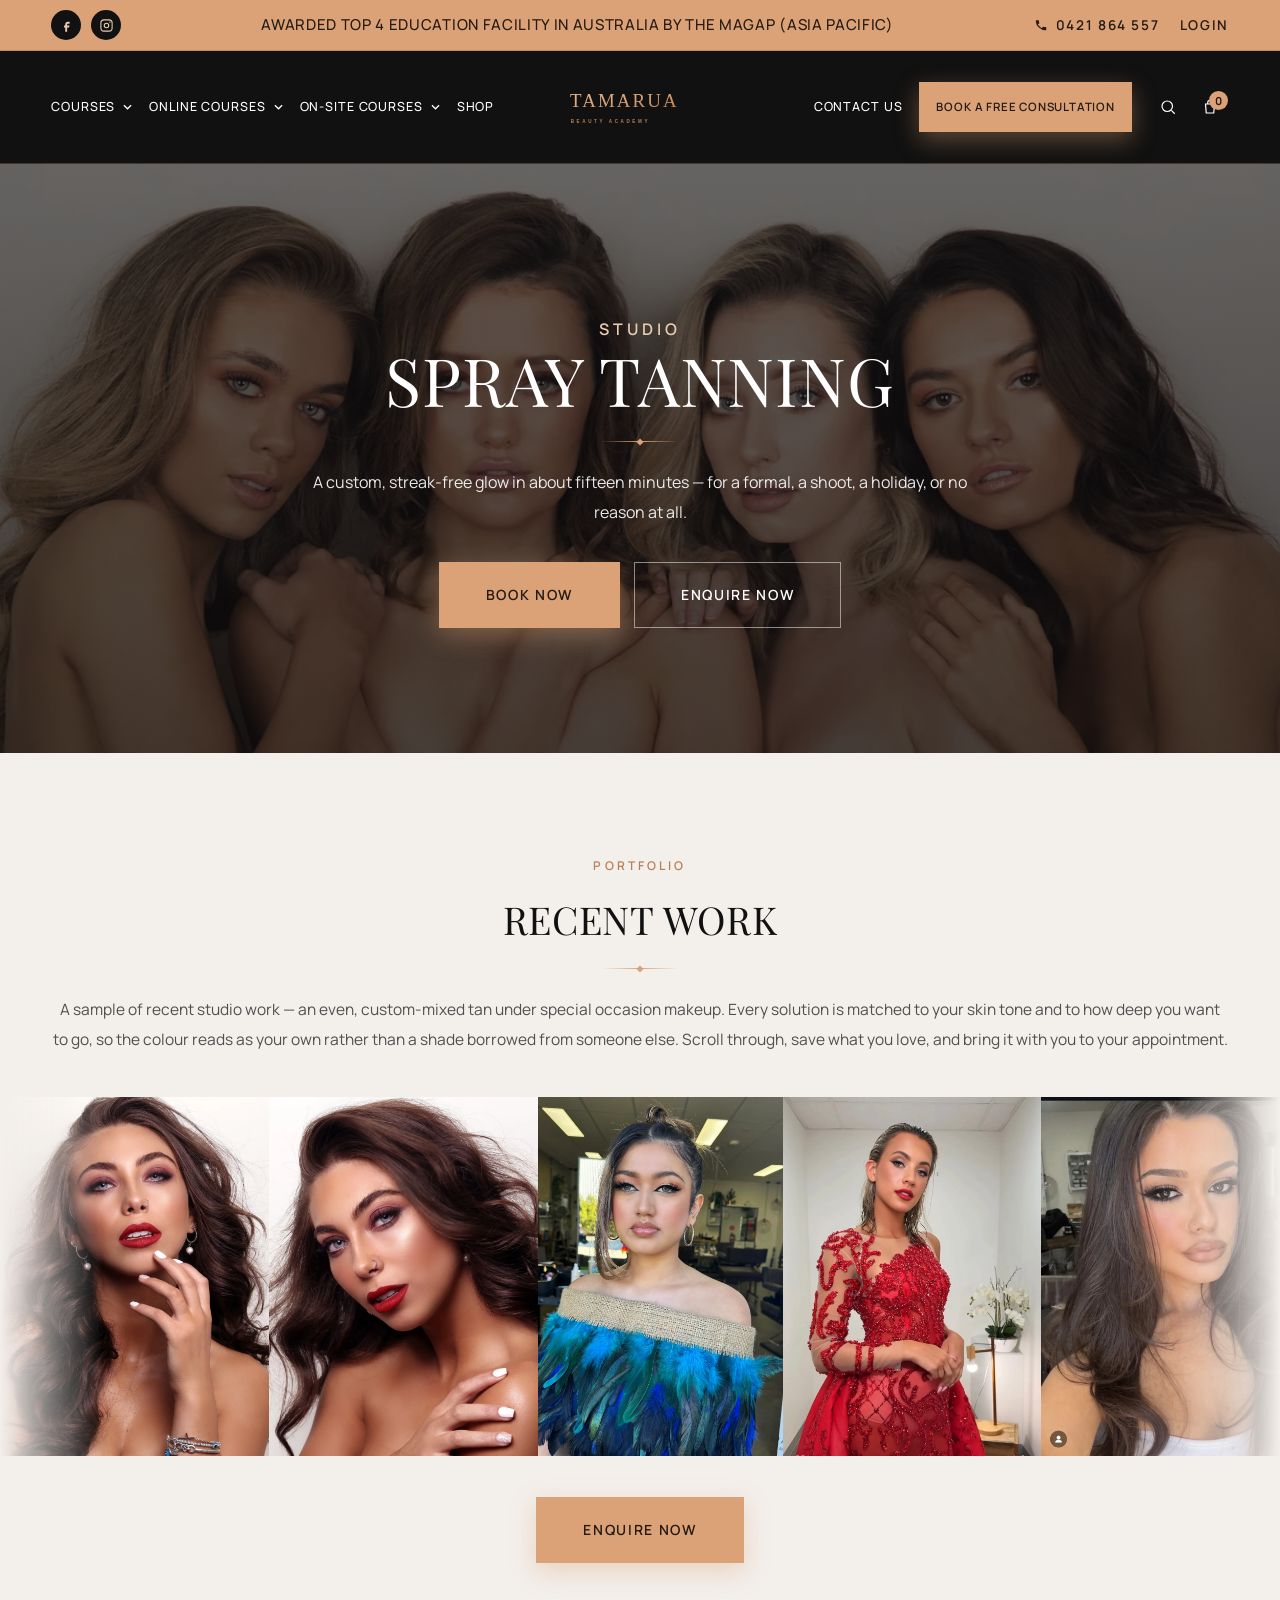
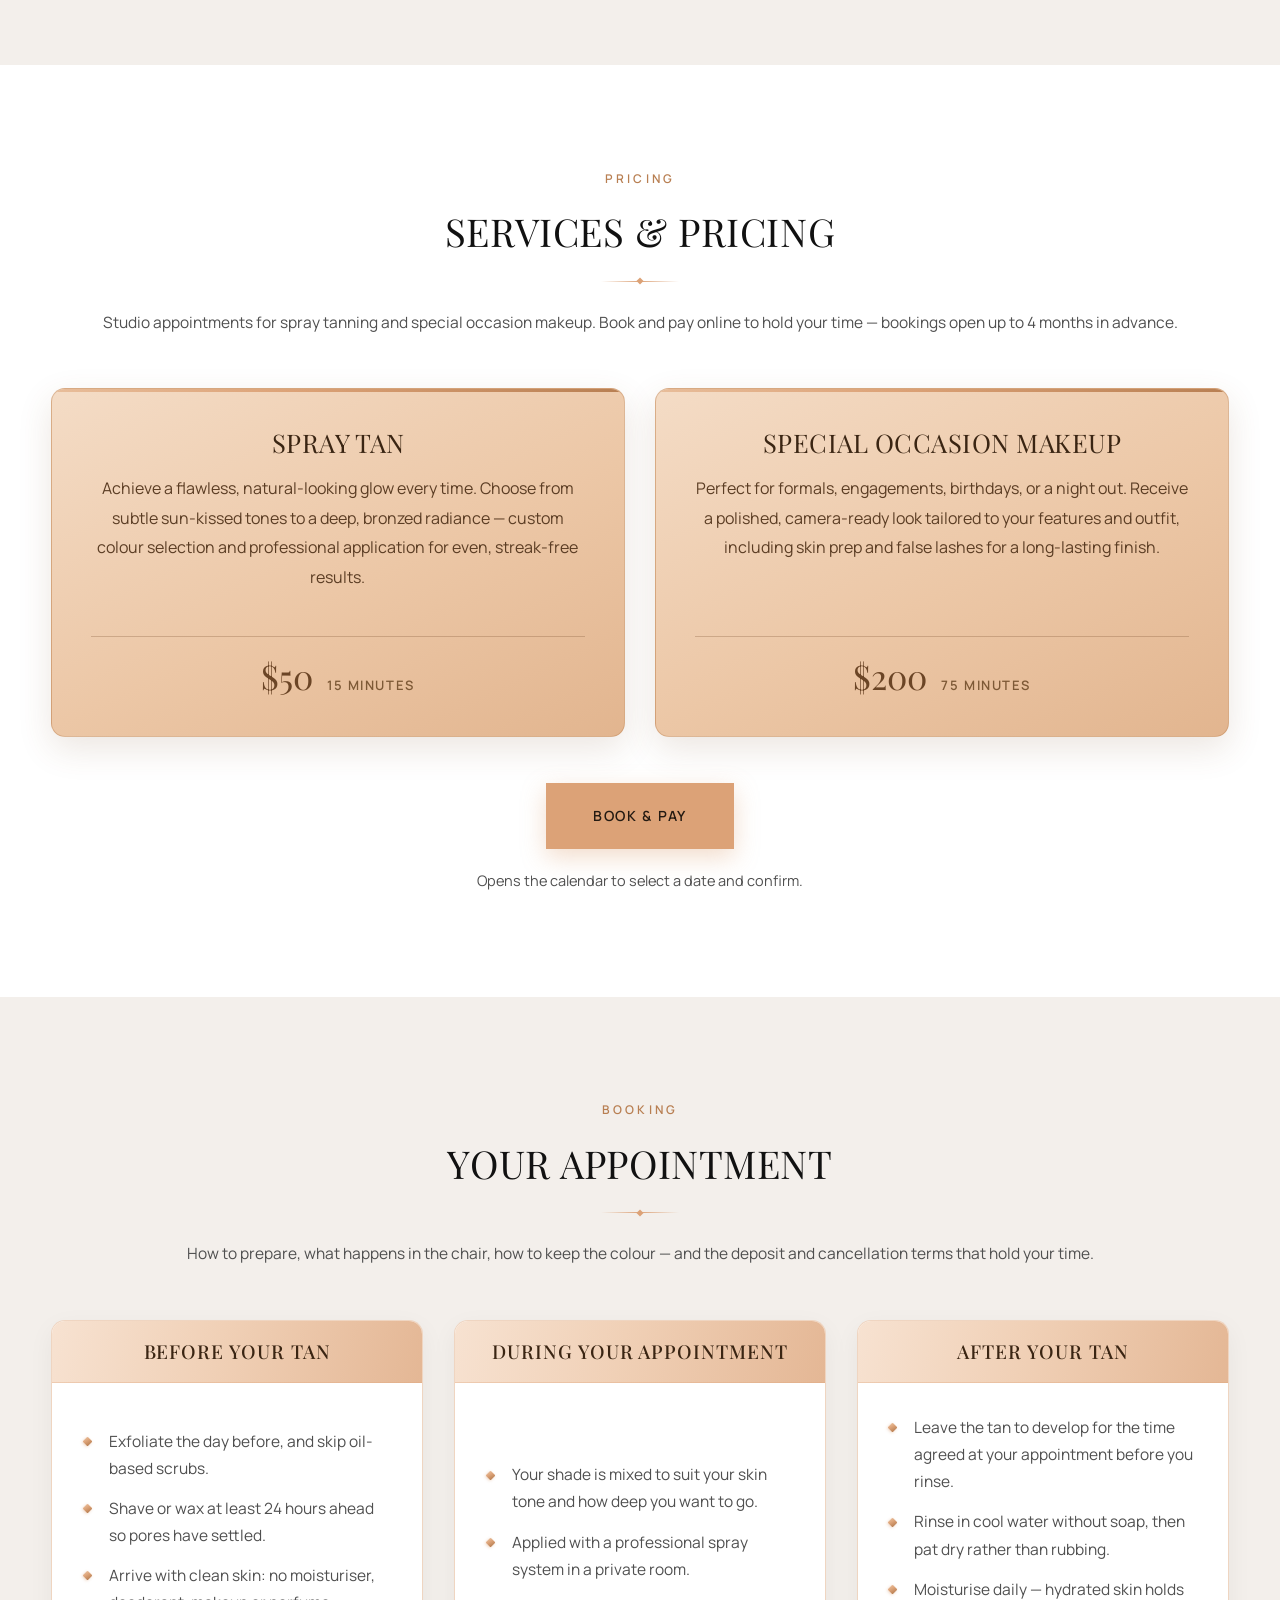
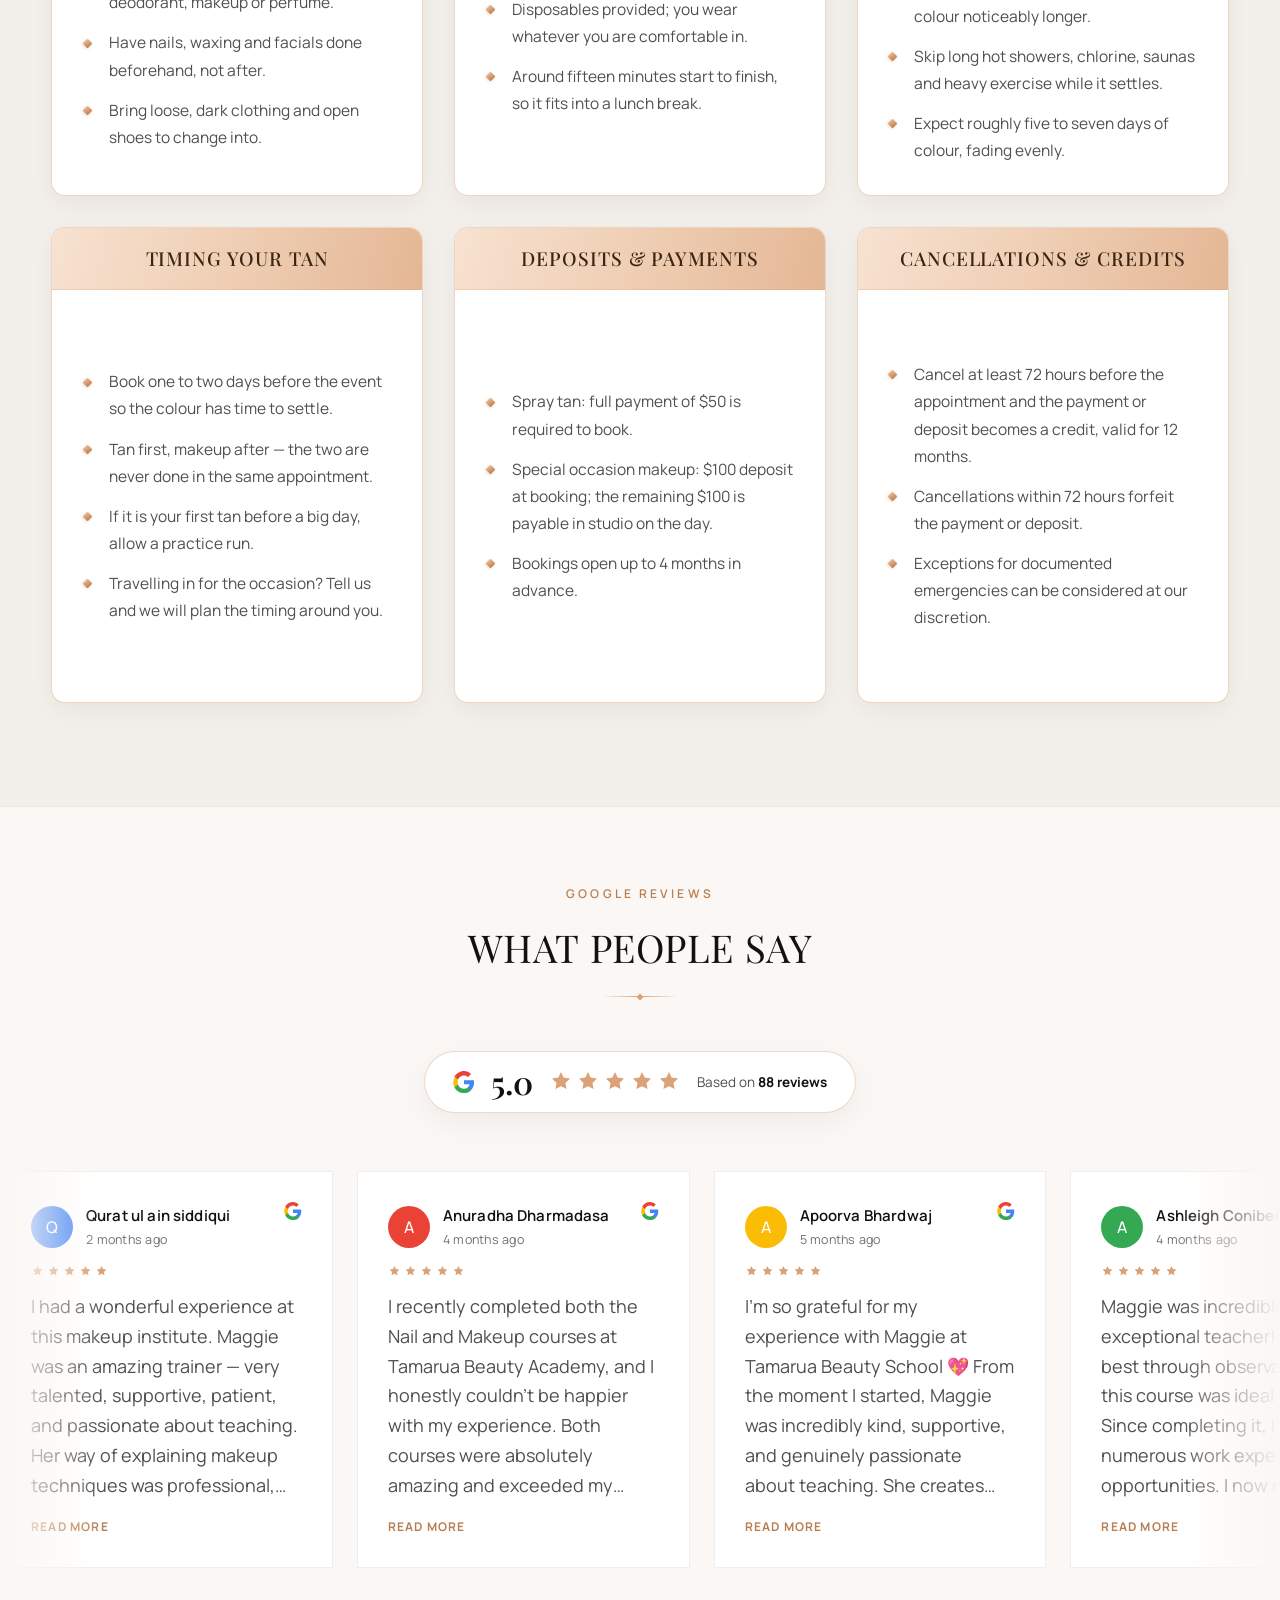
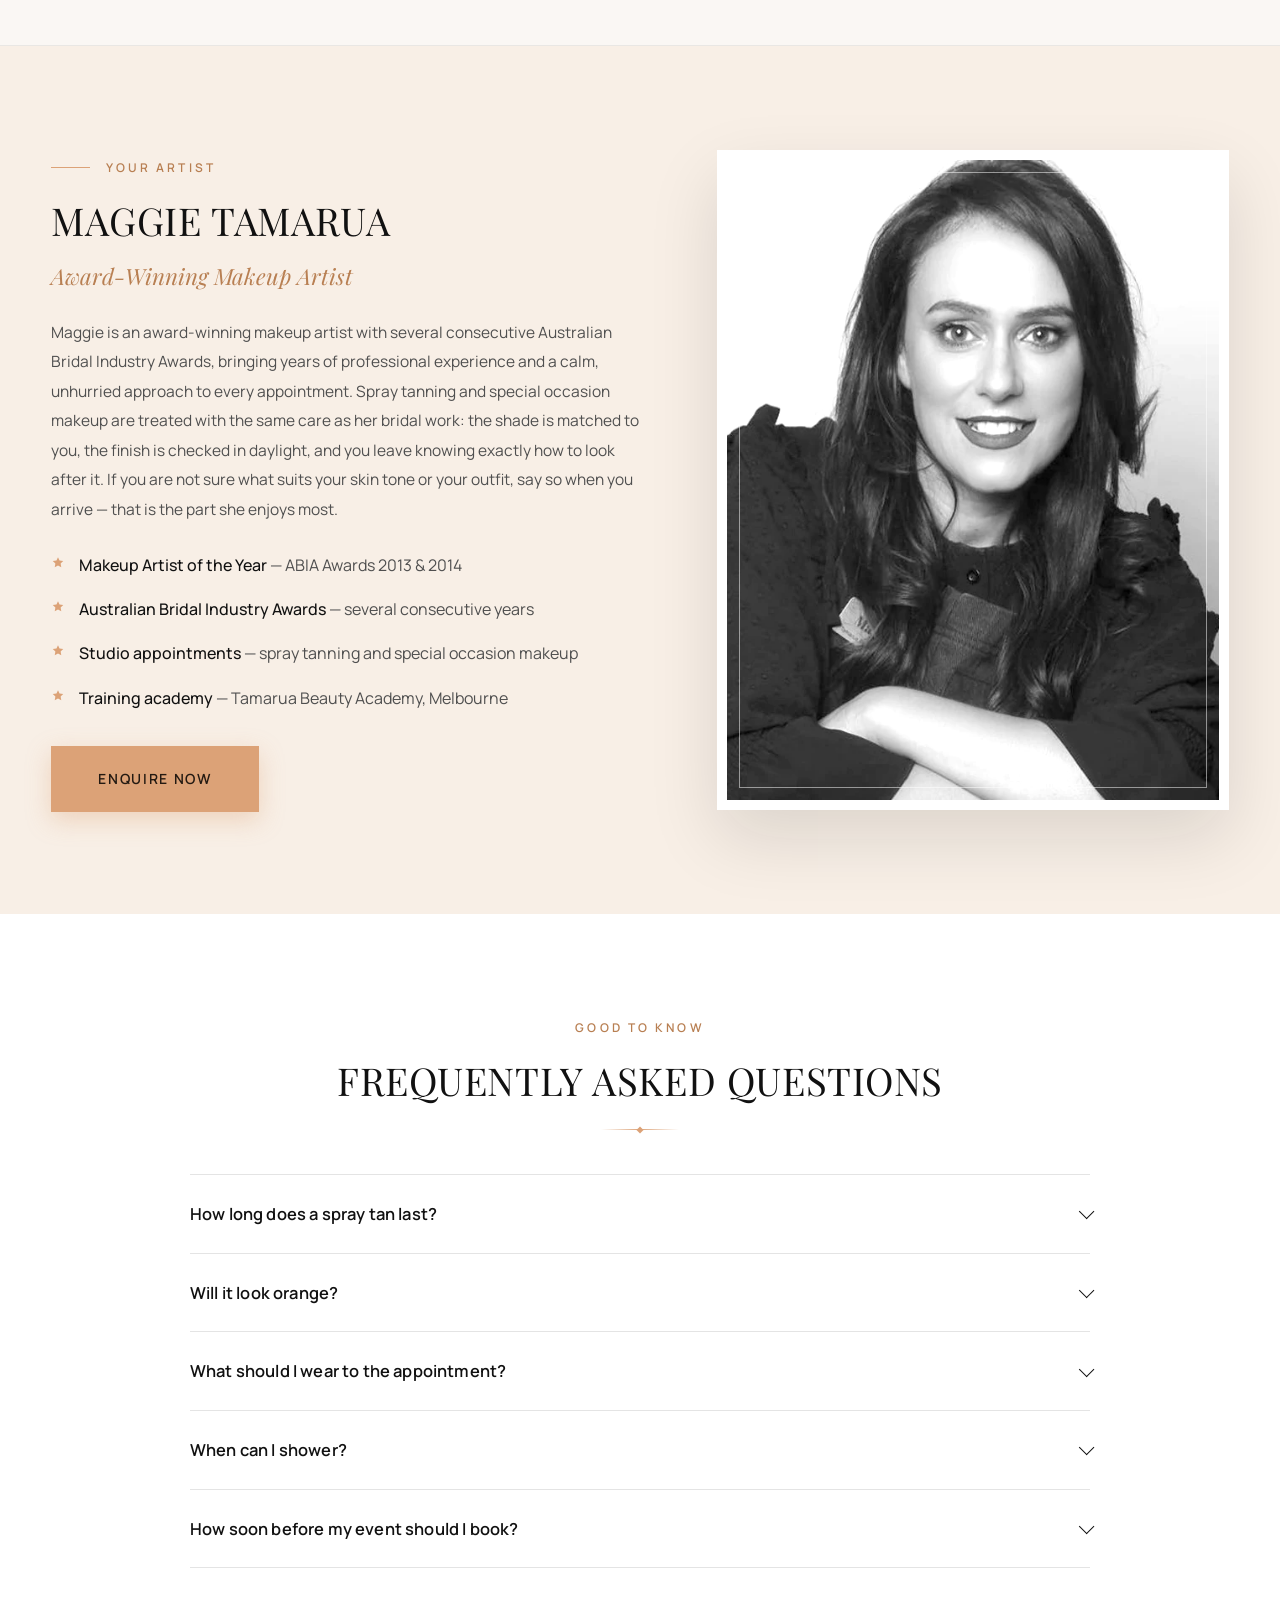
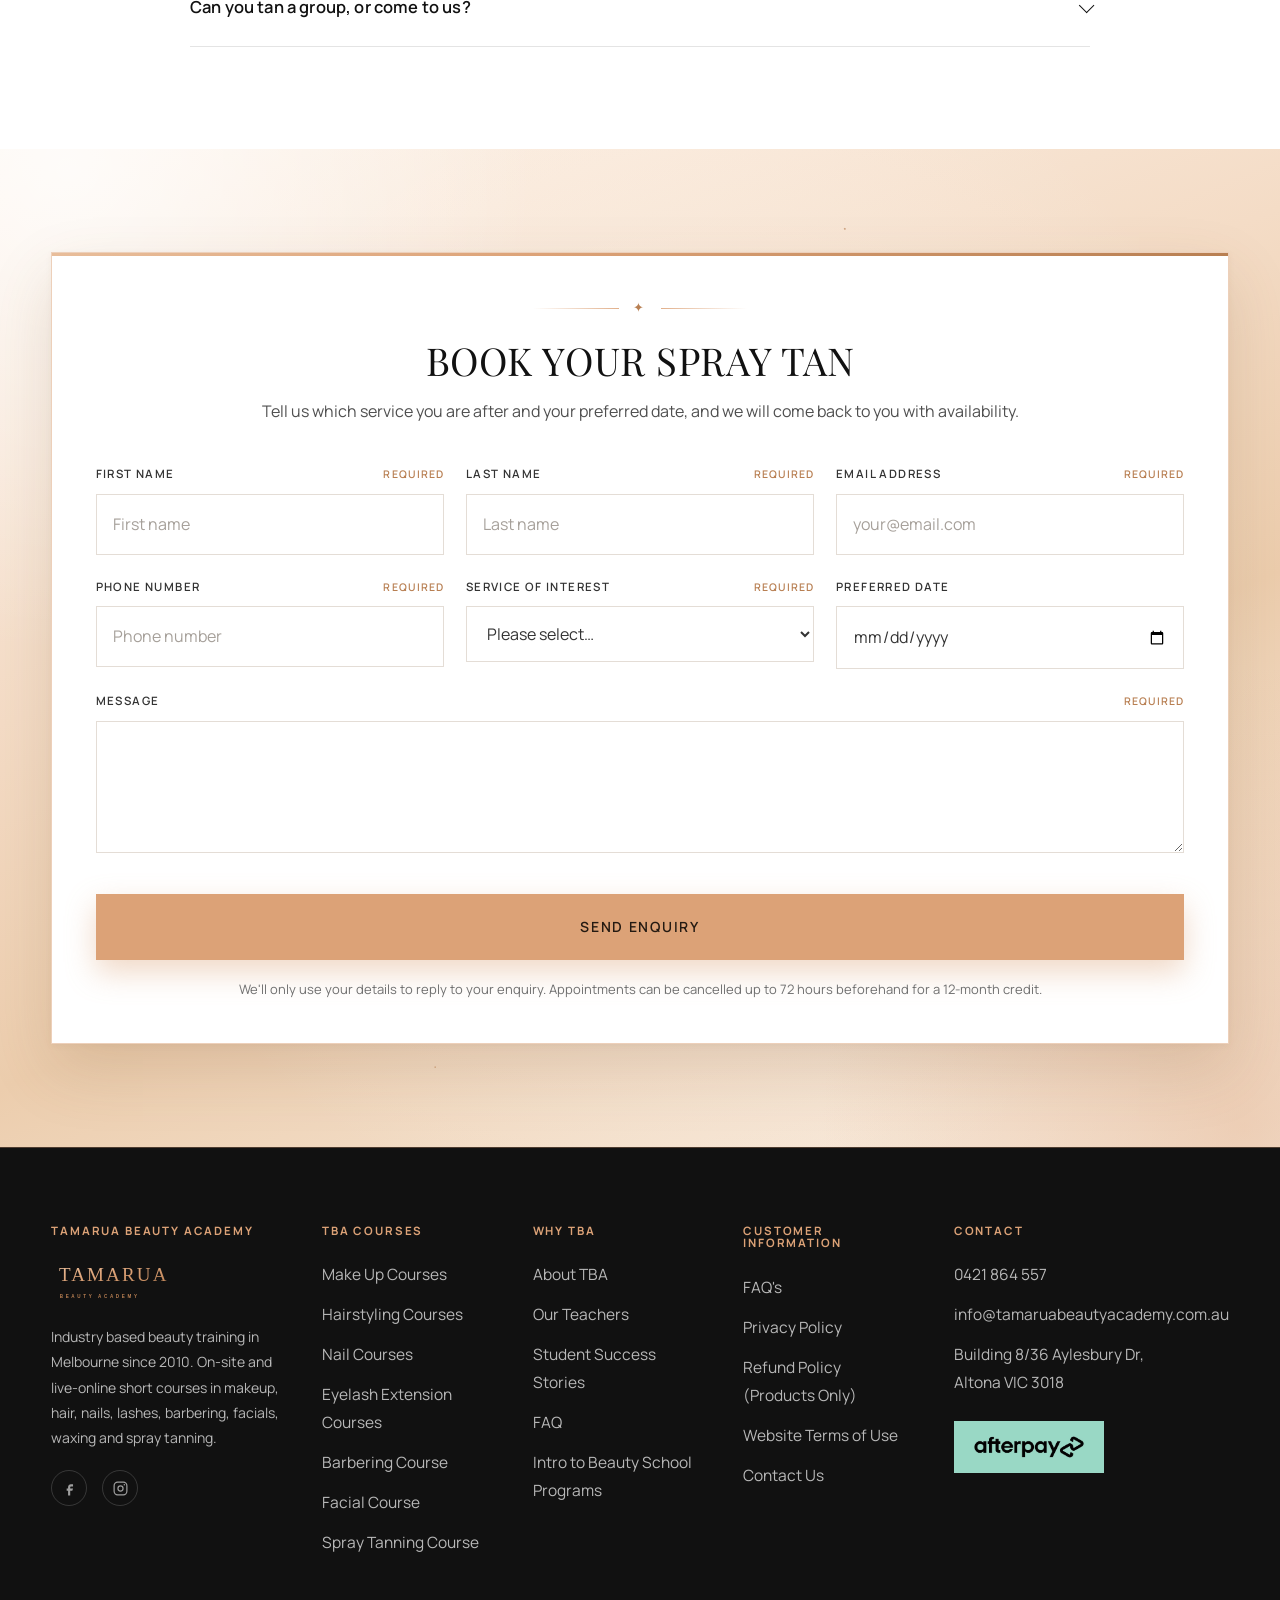
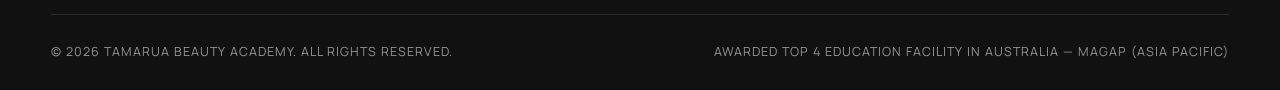
<file: spray-tan.html>
<!DOCTYPE html>
<html lang="en">
<head>
<meta charset="utf-8">
<meta name="viewport" content="width=device-width, initial-scale=1">
<title>Spray Tanning Melbourne | Tamarua Beauty Academy</title>
<meta name="description" content="Custom, streak-free spray tanning in Melbourne with Maggie Tamarua. Spray tans from $50, special occasion makeup from $200 — book online.">
<meta name="author" content="Tamarua Beauty Academy">
<meta name="robots" content="index,follow">
<link rel="canonical" href="https://melbournemakeup-courses.com.au/pages/spray-tanning">
<meta property="og:type" content="website">
<meta property="og:site_name" content="Tamarua Beauty Academy">
<meta property="og:title" content="Spray Tanning Melbourne | Tamarua Beauty Academy">
<meta property="og:description" content="Custom, streak-free spray tanning in Melbourne. Spray tans from $50 — book online.">
<meta property="og:url" content="https://melbournemakeup-courses.com.au/pages/spray-tanning">

<link rel="preconnect" href="https://fonts.googleapis.com">
<link rel="preconnect" href="https://fonts.gstatic.com" crossorigin>
<link href="https://fonts.googleapis.com/css2?family=Manrope:wght@300;400;500;600;700&family=Playfair+Display:ital,wght@0,400;0,500;0,600;1,400;1,500&display=swap" rel="stylesheet">

<style>
/* ============================================================
   Tamarua Beauty Academy — homepage redesign
   All selectors are namespaced with `tba-` so nothing collides
   with the Turbo theme's own CSS. Do not rename the prefix.
   ============================================================ */
/* ============================================================
   TOKENS — white-dominant canvas, black for gravity, gold for jewellery
   ============================================================ */
:root{
  --tba-gold:#dca277;
  --tba-gold-dp:#b87f52;
  --tba-gold-lt:#ecccb1;
  --tba-gold-sheen:linear-gradient(105deg,#e8bd9a 0%,#dca277 42%,#b87f52 100%);
  --tba-gold-sheen-lt:linear-gradient(105deg,#f7e2d1 0%,#f0d0b6 45%,#e4b795 100%);

  --tba-black:#111111;
  --tba-ink:#333333;
  --tba-ink-soft:#4f4f4f;
  --tba-ink-mute:#6f6f6f;

  --tba-white:#ffffff;
  --tba-paper:#faf7f4;          /* warm off-white  */
  --tba-mist:#f3efeb;           /* deeper neutral  */
  --tba-blush:#fdf8f3;          /* warm panel tint */
  --tba-blush-dp:#f8efe6;
  --tba-line:rgba(17,17,17,.11);
  --tba-line-soft:rgba(17,17,17,.07);
  --tba-line-gold:rgba(220,162,119,.42);

  --tba-serif:"Playfair Display",Georgia,"Times New Roman",serif;
  --tba-sans:"Manrope","Helvetica Neue",Helvetica,Arial,sans-serif;

  --tba-shell:1440px;
  --tba-gutter:clamp(20px,4vw,60px);
  --tba-radius:0;               /* squared corners read more couture */
  --tba-ease:cubic-bezier(.22,.61,.36,1);
  --tba-slow:.55s var(--tba-ease);
}
@media (min-width:1700px){ :root{ --tba-shell:1880px; } }

/* ---------- scoped reset ----------
   `.tba-scope` wraps every section this pack renders, so none of these base
   rules leak into the rest of the theme. They are written with :where() so
   they keep the *same specificity* a bare element selector would have —
   otherwise `.tba-scope p` (0,1,1) would outrank component rules like
   `.tba-eyebrow` (0,1,0) and quietly change the design.
   `body.tba-theme` is added to <body> in layout/theme.liquid — see
   shopify/README.md.                                                       */
:where(.tba-scope) *,:where(.tba-scope) *::before,:where(.tba-scope) *::after{box-sizing:border-box}
html{-webkit-text-size-adjust:100%;scroll-behavior:smooth}
body:where(.tba-theme){
  margin:0;
  font-family:var(--tba-sans);
  font-weight:400;
  font-size:16px;
  line-height:1.8;
  color:var(--tba-ink-soft);
  background:var(--tba-white);
  overflow-x:hidden;
  -webkit-font-smoothing:antialiased;
}
:where(.tba-scope) img{max-width:100%;display:block;height:auto}
:where(.tba-scope) a{color:inherit;text-decoration:none}
:where(.tba-scope) button{font:inherit;color:inherit;background:none;border:0;cursor:pointer}
:where(.tba-scope) h1,:where(.tba-scope) h2,:where(.tba-scope) h3,
:where(.tba-scope) h4,:where(.tba-scope) h5{
  margin:0;font-weight:400;line-height:1.12;color:var(--tba-black)}
:where(.tba-scope) p{margin:0 0 1.1em}
:where(.tba-scope) p:last-child{margin-bottom:0}
:where(.tba-scope) ::selection{background:var(--tba-gold);color:#fff}
:where(.tba-scope) :focus-visible{outline:1px solid var(--tba-gold-dp);outline-offset:3px}

/* The theme wraps {{ content_for_layout }} in .section-wrapper. Where that
   wrapper carries a max-width or padding it would box in these full-bleed
   bands, so neutralise it — but only on pages actually built from this pack. */
body.tba-theme .section-wrapper:has(.tba-scope){max-width:none;width:auto;margin:0;padding:0}

/* ---------- shell / sections ---------- */
.tba-shell{width:100%;max-width:var(--tba-shell);margin-inline:auto;padding-inline:var(--tba-gutter)}
.tba-shell--narrow{max-width:min(var(--tba-shell),1080px)}
.tba-section{padding-block:clamp(64px,8vw,124px)}
.tba-section--tight{padding-block:clamp(44px,5.5vw,78px)}
.tba-section--cream{background:var(--tba-paper)}
.tba-section--sand{background:var(--tba-mist)}
.tba-section--blush{background:var(--tba-blush-dp)}

/* ---------- type ---------- */
.tba-eyebrow{
  font-size:12px;letter-spacing:.26em;text-transform:uppercase;
  font-weight:600;color:var(--tba-gold-dp);margin:0 0 20px
}
.tba-h-xl{font-family:var(--tba-serif);font-size:clamp(38px,5.2vw,70px);font-weight:400;line-height:1.06;letter-spacing:.012em;text-transform:uppercase}
.tba-h-lg{font-family:var(--tba-serif);font-size:clamp(27px,3vw,44px);font-weight:400;line-height:1.18;letter-spacing:.015em;text-transform:uppercase}
.tba-h-md{font-family:var(--tba-serif);font-size:clamp(22px,2vw,31px);font-weight:500;line-height:1.24;letter-spacing:.02em;text-transform:uppercase}
.tba-lede{font-size:clamp(15.5px,1.1vw,17.5px);color:var(--tba-ink-soft);line-height:1.9}
.tba-center{text-align:center}

/* hairline divider with a gold lozenge */
.tba-rule{
  position:relative;width:78px;height:1px;border:0;overflow:visible;margin:26px 0;
  background:linear-gradient(90deg,transparent,var(--tba-gold),transparent)
}
.tba-rule::after{
  content:"";position:absolute;left:50%;top:50%;width:5px;height:5px;
  transform:translate(-50%,-50%) rotate(45deg);background:var(--tba-gold)
}
.tba-center .tba-rule,.tba-rule--center{margin-inline:auto}

/* ---------- buttons ---------- */
.tba-btn{
  --tba-btn-bg:var(--tba-black); --tba-btn-fg:#fff; --tba-btn-bd:var(--tba-black);
  --tba-btn-bg-h:var(--tba-gold); --tba-btn-fg-h:#241a12; --tba-btn-bd-h:var(--tba-gold);
  position:relative;overflow:hidden;
  display:inline-flex;align-items:center;justify-content:center;gap:10px;
  min-height:66px;padding:0 46px;
  background:var(--tba-btn-bg);color:var(--tba-btn-fg);border:1px solid var(--tba-btn-bd);
  font-size:14px;font-weight:600;letter-spacing:.12em;text-transform:uppercase;
  border-radius:var(--tba-radius);white-space:nowrap;text-align:center;
  box-shadow:0 6px 20px rgba(17,17,17,.1);
  transition:background var(--tba-slow),color var(--tba-slow),border-color var(--tba-slow),
             transform var(--tba-slow),box-shadow var(--tba-slow)
}
.tba-btn>*{position:relative;z-index:1}
.tba-btn:hover{
  background:var(--tba-btn-bg-h);color:var(--tba-btn-fg-h);border-color:var(--tba-btn-bd-h);
  transform:translateY(-3px);box-shadow:0 16px 36px rgba(17,17,17,.22)
}
.tba-btn--gold{--tba-btn-bg:var(--tba-gold);--tba-btn-bd:var(--tba-gold);--tba-btn-fg:#241a12;
           --tba-btn-bg-h:var(--tba-black);--tba-btn-fg-h:var(--tba-gold);--tba-btn-bd-h:var(--tba-black);
           box-shadow:0 8px 24px rgba(220,162,119,.38)}
.tba-btn--gold:hover{box-shadow:0 18px 40px rgba(220,162,119,.5)}
.tba-btn--ghost{--tba-btn-bg:transparent;--tba-btn-fg:var(--tba-black);--tba-btn-bd:rgba(17,17,17,.28);
            --tba-btn-bg-h:var(--tba-black);--tba-btn-fg-h:#fff;--tba-btn-bd-h:var(--tba-black)}
.tba-btn--light{box-shadow:none;--tba-btn-bg:transparent;--tba-btn-fg:#fff;--tba-btn-bd:rgba(255,255,255,.5);
            --tba-btn-bg-h:#fff;--tba-btn-fg-h:var(--tba-black);--tba-btn-bd-h:#fff}
.tba-btn--bronze{box-shadow:0 8px 24px rgba(156,98,52,.34);--tba-btn-bg:linear-gradient(100deg,#b87f52 0%,#9c6234 100%);--tba-btn-bd:#9c6234;--tba-btn-fg:#fff;
              --tba-btn-bg-h:var(--tba-black);--tba-btn-fg-h:var(--tba-gold);--tba-btn-bd-h:var(--tba-black)}
.tba-btn--sm{min-height:50px;padding:0 26px;font-size:12.5px;font-weight:600;letter-spacing:.07em;
         --tba-btn-bg-h:#fff;--tba-btn-fg-h:var(--tba-black);--tba-btn-bd-h:#fff}
.tba-btn-row{display:flex;flex-wrap:wrap;gap:14px}
.tba-center .tba-btn-row{justify-content:center}

.tba-link-arrow{
  display:inline-flex;align-items:center;gap:11px;
  font-size:12.5px;font-weight:600;letter-spacing:.14em;text-transform:uppercase;
  color:var(--tba-black);padding-bottom:8px;
  background:linear-gradient(var(--tba-gold),var(--tba-gold)) left bottom/100% 1px no-repeat;
  transition:color var(--tba-slow),background-size var(--tba-slow)
}
.tba-link-arrow svg{transition:transform var(--tba-slow)}
.tba-link-arrow:hover{color:var(--tba-gold-dp)}
.tba-link-arrow:hover svg{transform:translateX(6px)}

/* ============================================================
   ANNOUNCEMENT
   ============================================================ */
.tba-announce{
  background:var(--tba-gold);color:#241a12;position:relative;z-index:60;
  border-bottom:1px solid rgba(36,26,18,.16)
}
.tba-announce .tba-shell{
  display:grid;grid-template-columns:auto 1fr auto;align-items:center;
  gap:clamp(14px,3vw,34px);min-height:50px
}
.tba-announce__text{
  margin:0;text-align:center;
  font-size:15px;font-weight:700;letter-spacing:.045em;text-transform:uppercase;line-height:1.45
}
.tba-announce__text strong{font-weight:500;color:#241a12}
.tba-announce__social{justify-self:start}
.tba-announce .tba-socials{gap:10px}
.tba-announce .tba-socials a{
  width:30px;height:30px;border-radius:50%;
  background:var(--tba-black);color:var(--tba-gold-lt);
  transition:background .3s var(--tba-ease),color .3s var(--tba-ease),transform .3s var(--tba-ease)
}
.tba-announce .tba-socials a:hover{background:#fff;color:var(--tba-black);transform:translateY(-2px)}
.tba-announce__links{
  justify-self:end;display:flex;align-items:center;gap:clamp(14px,1.6vw,24px);
  font-size:13.5px;font-weight:600;letter-spacing:.12em;text-transform:uppercase;white-space:nowrap
}
.tba-announce__links a{
  display:inline-flex;align-items:center;gap:8px;color:#241a12;
  text-underline-offset:5px;transition:color .3s
}
.tba-announce__links a:hover{color:#000;text-decoration:underline}
.tba-announce__links svg{color:#241a12;flex:none;transition:color .3s}
.tba-announce__links a:hover svg{color:#000}

/* ============================================================
   HEADER
   ============================================================ */
.tba-header{position:sticky;top:0;z-index:50;background:var(--tba-black);border-bottom:1px solid rgba(220,162,119,.26);transition:box-shadow .35s}
.tba-header.tba-is-stuck{box-shadow:0 6px 34px rgba(12,10,9,.34)}

.tba-socials{display:flex;align-items:center;gap:15px;list-style:none;margin:0;padding:0}
.tba-socials a{display:grid;place-items:center;width:26px;height:26px;color:var(--tba-ink-mute);transition:color .3s}
.tba-socials a:hover{color:var(--tba-gold-dp)}

.tba-navbar .tba-shell{position:relative;display:grid;grid-template-columns:1fr auto 1fr;align-items:center;gap:26px;min-height:112px}
.tba-brand{justify-self:center;display:block;text-align:center;padding-inline:14px}
.tba-brand img{width:clamp(160px,14vw,206px);margin-inline:auto}
.tba-brand__fallback{display:none;font-family:var(--tba-serif);line-height:1}
.tba-brand__fallback b{display:block;font-size:30px;font-weight:400;letter-spacing:.16em;color:var(--tba-gold-dp)}
.tba-brand__fallback span{display:block;font-family:var(--tba-sans);font-size:10.5px;font-weight:600;letter-spacing:.28em;color:var(--tba-ink-mute);margin-top:7px}
.tba-brand.tba-is-fallback img{display:none}
.tba-brand.tba-is-fallback .tba-brand__fallback{display:block}
.tba-header .tba-brand__fallback span{color:rgba(255,255,255,.6)}

.tba-nav{display:flex;align-items:center;align-self:stretch;gap:clamp(16px,2.1vw,36px)}
.tba-nav--right{justify-self:end}
.tba-nav__link{
  position:relative;display:inline-flex;align-items:center;gap:8px;
  font-size:13.5px;font-weight:500;letter-spacing:.05em;text-transform:uppercase;
  padding:12px 0;color:#fff;white-space:nowrap;transition:color var(--tba-slow)
}
.tba-nav__link::after{
  content:"";position:absolute;left:0;right:100%;bottom:6px;height:1px;background:var(--tba-gold);
  transition:right var(--tba-slow)
}
.tba-nav__link:hover{color:var(--tba-gold)}
.tba-nav__link:hover::after,.tba-nav__item:hover>.tba-nav__link::after{right:0}
.tba-nav__item{position:static;display:flex;align-items:center;align-self:stretch}
.tba-nav__item .tba-chev{transition:transform var(--tba-slow)}
.tba-nav__item:hover .tba-chev{transform:rotate(180deg)}

.tba-tools{display:flex;align-items:center;gap:4px}
.tba-icon-btn{
  width:44px;height:44px;display:grid;place-items:center;border-radius:50%;
  color:#fff;transition:.3s var(--tba-ease);position:relative
}
.tba-icon-btn:hover{background:rgba(255,255,255,.1);color:var(--tba-gold)}
.tba-cart-count{
  position:absolute;top:3px;right:1px;min-width:19px;height:19px;padding:0 5px;
  background:var(--tba-gold);color:#241a12;border-radius:20px;
  font-size:11px;font-weight:700;line-height:19px;text-align:center;letter-spacing:0
}

/* mega menu */
.tba-mega{
  position:absolute;top:100%;left:0;right:0;transform:translateY(6px);
  background:#fff;border:1px solid var(--tba-line-soft);border-top:1px solid var(--tba-line-gold);
  box-shadow:0 30px 70px rgba(17,17,17,.11);
  padding:44px 46px;opacity:0;visibility:hidden;transition:.35s var(--tba-ease);z-index:40
}
.tba-nav__item:hover .tba-mega{opacity:1;visibility:visible;transform:none}
.tba-mega__grid{display:grid;grid-template-columns:repeat(5,1fr);gap:28px}
.tba-mega__cols{display:grid;grid-template-columns:repeat(auto-fit,minmax(208px,1fr));gap:30px 26px}
.tba-mega__list h4 a{color:inherit;transition:color .3s}
.tba-mega__list h4 a:hover{color:var(--tba-gold-dp)}
.tba-mega__cols .tba-mega__list ul a{font-size:12.5px;line-height:1.5;letter-spacing:.02em}
.tba-mega__card figure{margin:0 0 16px;overflow:hidden;background:var(--tba-mist)}
.tba-mega__card img{aspect-ratio:1;object-fit:cover;transition:transform 1s var(--tba-ease)}
.tba-mega__card:hover img{transform:scale(1.07)}
.tba-mega__card h4{font-family:var(--tba-sans);font-size:12px;font-weight:600;letter-spacing:.12em;text-transform:uppercase;transition:color .3s}
.tba-mega__card:hover h4{color:var(--tba-gold-dp)}
.tba-mega__list h4{
  font-family:var(--tba-sans);font-size:12px;font-weight:600;letter-spacing:.12em;text-transform:uppercase;
  padding-bottom:14px;border-bottom:1px solid var(--tba-line-gold);margin-bottom:16px
}
.tba-mega__list ul{list-style:none;margin:0;padding:0;display:grid;gap:12px}
.tba-mega__list a{font-size:15px;color:var(--tba-ink-soft);transition:.3s var(--tba-ease)}
.tba-mega__list a:hover{color:var(--tba-gold-dp);padding-left:6px}

/* ---------- mobile bar ---------- */
.tba-mobilebar{display:none}
.tba-mobilebar .tba-shell{display:grid;grid-template-columns:1fr auto;align-items:center;gap:12px;min-height:76px}
.tba-mobilebar .tba-brand{justify-self:start;text-align:left;padding-inline:0}
.tba-mobilebar .tba-brand img{margin-inline:0}
.tba-mobilebar .tba-brand__fallback{text-align:left}
.tba-mobilebar__right{display:flex;align-items:center;gap:14px}
.tba-call-pill{
  width:42px;height:42px;flex:0 0 42px;border-radius:50%;
  background:var(--tba-gold);border:1px solid var(--tba-gold);color:#241a12;
  display:grid;place-items:center;transition:.35s var(--tba-ease)
}
.tba-call-pill:hover,.tba-call-pill:focus-visible{background:#fff;border-color:#fff;color:var(--tba-black)}
.tba-burger{
  width:42px;height:42px;display:flex;flex-direction:column;
  align-items:center;justify-content:center;gap:6px
}
.tba-burger span{display:block;width:25px;height:2px;border-radius:2px;background:#fff;transition:.35s var(--tba-ease)}
.tba-burger.tba-is-open span:nth-child(1){transform:translateY(8px) rotate(45deg)}
.tba-burger.tba-is-open span:nth-child(2){opacity:0}
.tba-burger.tba-is-open span:nth-child(3){transform:translateY(-8px) rotate(-45deg)}

/* ---------- drawer ---------- */
.tba-scrim{position:fixed;inset:0;background:rgba(17,14,12,.55);opacity:0;visibility:hidden;transition:.4s;z-index:70}
.tba-scrim.tba-is-open{opacity:1;visibility:visible}
.tba-drawer{
  position:fixed;top:0;left:0;bottom:0;width:min(400px,88vw);background:#fff;z-index:80;
  transform:translateX(-100%);transition:transform .45s var(--tba-ease);
  display:flex;flex-direction:column;overflow-y:auto
}
.tba-drawer.tba-is-open{transform:none}
.tba-drawer__head{display:flex;align-items:center;justify-content:space-between;padding:20px 24px;border-bottom:1px solid var(--tba-line-soft)}
.tba-drawer__head .tba-brand{padding:0}
.tba-drawer__head .tba-brand img{width:150px}
.tba-drawer nav{padding:12px 24px 24px}
.tba-drawer__link{
  display:flex;align-items:center;justify-content:space-between;width:100%;
  padding:17px 0;border-bottom:1px solid var(--tba-line-soft);
  font-size:13px;font-weight:600;letter-spacing:.1em;text-transform:uppercase;color:var(--tba-black)
}
.tba-drawer__sub{list-style:none;margin:0;padding:0;max-height:0;overflow:hidden;transition:max-height .45s var(--tba-ease)}
.tba-drawer__sub.tba-is-open{max-height:2400px}
.tba-drawer__sub a{display:block;padding:13px 0 13px 18px;font-size:15px;color:var(--tba-ink-soft);border-bottom:1px solid var(--tba-line-soft)}
.tba-drawer__sub--child{padding-left:36px !important;font-size:12.5px !important;color:var(--tba-ink-mute) !important}
.tba-drawer__foot{margin-top:auto;padding:26px;background:var(--tba-black)}
.tba-drawer__foot .tba-btn{width:100%}
.tba-drawer__foot .tba-socials{margin-top:20px;justify-content:center}
.tba-drawer__foot .tba-socials a{color:rgba(255,255,255,.65)}
.tba-drawer__foot .tba-socials a:hover{color:var(--tba-gold)}

/* ============================================================
   HERO
   ============================================================ */
.tba-hero{position:relative;background:#d8d4d1;overflow:hidden;padding-bottom:clamp(34px,4.5vw,64px)}
.tba-hero__media{position:absolute;inset:0}
.tba-hero__media img{width:100%;height:100%;object-fit:cover;object-position:62% 30%}
.tba-hero__media::after{
  content:"";position:absolute;inset:0;
  background:linear-gradient(100deg,rgba(12,10,9,.88) 0%,rgba(12,10,9,.74) 34%,rgba(12,10,9,.5) 62%,rgba(12,10,9,.34) 100%)
}
.tba-hero__inner{position:relative;z-index:2;min-height:clamp(520px,72vh,760px);display:flex;align-items:center;padding-block:clamp(52px,6vw,88px) clamp(28px,3.2vw,44px)}
.tba-hero__grid{display:grid;grid-template-columns:1fr minmax(0,600px);gap:clamp(38px,7vw,124px);align-items:center;width:100%}
.tba-hero__copy{max-width:none;color:#fff}
.tba-hero__copy .tba-eyebrow{color:var(--tba-gold-lt)}
.tba-hero h1{color:#fff;margin-bottom:14px}
.tba-hero .tba-rule{margin:0 0 26px}
.tba-hero__copy h2{
  font-family:var(--tba-sans);font-size:clamp(16px,1.15vw,18px);font-weight:400;line-height:1.75;
  color:rgba(255,255,255,.85);margin-bottom:30px
}

/* ---------- hero consultation form ---------- */
.tba-heroform{
  background:var(--tba-blush);border:1px solid rgba(220,162,119,.55);border-radius:16px;padding:9px;
  box-shadow:0 30px 70px rgba(12,10,9,.32);width:100%;justify-self:end;max-width:620px
}
.tba-heroform__inner{border:1px solid rgba(220,162,119,.3);border-radius:9px;padding:clamp(22px,2.3vw,34px)}
.tba-heroform__title{font-family:var(--tba-serif);font-size:clamp(23px,2vw,31px);font-weight:500;letter-spacing:.02em;text-transform:uppercase;text-align:center;color:var(--tba-black)}
.tba-heroform__sub{font-size:15px;color:var(--tba-ink-soft);text-align:center;margin:9px 0 0}
.tba-heroform__promo{
  margin:20px 0 24px;padding:13px 16px;text-align:center;
  background:#fbeee2;border:1px dashed rgba(220,162,119,.75);border-radius:8px;
  font-size:15px;color:#8a5a34;line-height:1.5
}
.tba-heroform__promo b{font-weight:600;color:#8a4f22}
.tba-heroform__row{display:grid;grid-template-columns:1fr 1fr;gap:16px}
.tba-hfield{display:block;margin-bottom:16px}
.tba-hfield span{display:block;font-size:11.5px;font-weight:600;letter-spacing:.12em;text-transform:uppercase;color:var(--tba-ink-soft);margin-bottom:8px}
.tba-hfield input,.tba-hfield select,.tba-hfield textarea{
  width:100%;min-height:52px;padding:14px 15px;font:inherit;font-size:16px;color:var(--tba-ink);
  background:#fff;border:1px solid #e4ddd6;border-radius:8px;transition:border-color .3s,box-shadow .3s
}
.tba-hfield textarea{min-height:104px;resize:vertical;line-height:1.6}
.tba-hfield input::placeholder,.tba-hfield textarea::placeholder{color:#a6a09a}
.tba-hfield input:focus,.tba-hfield select:focus,.tba-hfield textarea:focus{
  outline:none;border-color:var(--tba-gold);box-shadow:0 0 0 3px rgba(220,162,119,.16)
}
.tba-heroform .tba-btn{width:100%;margin-top:6px;border-radius:8px}
.tba-heroform__fine{font-size:12.5px;line-height:1.65;color:var(--tba-ink-mute);text-align:center;margin:16px 0 0}

.tba-hero__proof{
  position:relative;z-index:2;list-style:none;margin:0;padding:0;
  display:grid;grid-template-columns:repeat(4,1fr);grid-auto-rows:1fr;gap:clamp(10px,1.2vw,18px)
}
.tba-hero__proof li{
  position:relative;overflow:hidden;
  display:flex;align-items:center;justify-content:center;text-align:center;
  min-height:112px;padding:26px 22px;
  background:linear-gradient(160deg,rgba(255,255,255,.17),rgba(255,255,255,.06));
  border:1px solid rgba(220,162,119,.55);border-radius:14px;
  -webkit-backdrop-filter:blur(10px);backdrop-filter:blur(10px);
  box-shadow:0 0 22px rgba(220,162,119,.16),0 12px 34px rgba(12,10,9,.34),
             inset 0 1px 0 rgba(255,255,255,.16);
  color:#fff;font-size:20px;font-weight:600;line-height:1.35;
  text-shadow:0 1px 14px rgba(12,10,9,.55);
  transition:background var(--tba-slow),border-color var(--tba-slow),box-shadow var(--tba-slow),transform var(--tba-slow)
}
.tba-hero__proof li:hover{
  background:linear-gradient(160deg,rgba(220,162,119,.36),rgba(220,162,119,.16));
  border-color:var(--tba-gold);
  box-shadow:0 0 34px rgba(220,162,119,.45),0 18px 44px rgba(12,10,9,.44),
             inset 0 1px 0 rgba(255,255,255,.24);
  transform:translateY(-4px)
}
/* slow light sweep, staggered so the four catch the light in sequence */
.tba-hero__proof li::after{
  content:"";position:absolute;top:0;bottom:0;left:0;width:45%;pointer-events:none;
  background:linear-gradient(100deg,transparent,rgba(255,255,255,.26),transparent);
  transform:translateX(-260%) skewX(-18deg);
  animation:proofSheen 7s ease-in-out infinite
}
.tba-hero__proof li:nth-child(2)::after{animation-delay:.45s}
.tba-hero__proof li:nth-child(3)::after{animation-delay:.9s}
.tba-hero__proof li:nth-child(4)::after{animation-delay:1.35s}
@keyframes proofSheen{
  0%,62%{transform:translateX(-260%) skewX(-18deg)}
  100%{transform:translateX(330%) skewX(-18deg)}
}
@media (prefers-reduced-motion:reduce){.tba-hero__proof li::after{animation:none;opacity:0}}

/* ============================================================
   REVIEWS MARQUEE
   ============================================================ */
.tba-reviews{background:var(--tba-paper);padding-block:clamp(52px,6vw,86px);overflow:hidden;border-block:1px solid var(--tba-line-soft)}
.tba-reviews__head{text-align:center;max-width:820px;margin:0 auto clamp(38px,4.5vw,60px)}
.tba-reviews__rating{
  display:inline-flex;align-items:center;flex-wrap:wrap;justify-content:center;gap:8px 16px;
  margin-top:28px;padding:14px 28px;
  background:#fff;border:1px solid var(--tba-line-gold);border-radius:60px;
  box-shadow:0 10px 30px rgba(17,17,17,.05)
}
.tba-reviews__rating svg{flex:none}
.tba-reviews__score{font-family:var(--tba-serif);font-size:32px;font-weight:600;line-height:1;color:var(--tba-black)}
.tba-stars{display:inline-flex;gap:3px;color:var(--tba-gold)}
.tba-stars svg{width:16px;height:16px}
.tba-stars--lg svg{width:24px;height:24px}
.tba-reviews__count{font-size:13.5px;color:var(--tba-ink-soft);white-space:nowrap}
.tba-reviews__count b{font-weight:700;color:var(--tba-black)}

/* overflow:hidden here rather than on an ancestor, so a marquee can sit in any
   section without the track escaping and widening the page. */
.tba-marquee{position:relative;overflow:hidden;-webkit-mask-image:linear-gradient(90deg,transparent,#000 8%,#000 92%,transparent);mask-image:linear-gradient(90deg,transparent,#000 8%,#000 92%,transparent)}
.tba-marquee__track{display:flex;gap:24px;width:max-content;animation:slide 150s linear infinite}
.tba-marquee:hover .tba-marquee__track{animation-play-state:paused}
@keyframes slide{from{transform:translate3d(0,0,0)}to{transform:translate3d(-50%,0,0)}}
@media (prefers-reduced-motion:reduce){.tba-marquee__track{animation:none}.tba-marquee{overflow-x:auto}}

.tba-rcard{
  flex:0 0 clamp(292px,26vw,372px);background:#fff;border:1px solid var(--tba-line-soft);
  padding:30px 30px 28px;display:flex;flex-direction:column;gap:14px;
  transition:border-color var(--tba-slow),box-shadow var(--tba-slow)
}
.tba-rcard:hover{border-color:var(--tba-line-gold);box-shadow:0 18px 44px rgba(17,17,17,.06)}
.tba-rcard__top{display:flex;align-items:center;gap:13px}
.tba-rcard__avatar{
  width:42px;height:42px;flex:0 0 42px;border-radius:50%;
  background:var(--tba-g-color,var(--tba-black));color:#fff;
  display:grid;place-items:center;font-size:16px;font-weight:500;line-height:1
}
.tba-rcard__g{margin-left:auto;flex:none;align-self:flex-start}
.tba-rcard__who{min-width:0}
.tba-rcard__name{font-size:15px;font-weight:600;letter-spacing:.01em;color:var(--tba-black);white-space:nowrap;overflow:hidden;text-overflow:ellipsis}
.tba-rcard__when{font-size:12.5px;color:var(--tba-ink-mute);letter-spacing:.02em}
.tba-rcard__body{font-size:18px;line-height:1.65;color:var(--tba-ink-soft);margin:0;
  display:-webkit-box;-webkit-line-clamp:7;-webkit-box-orient:vertical;overflow:hidden}
.tba-rcard.tba-is-open .tba-rcard__body{-webkit-line-clamp:unset;display:block;overflow:visible}
.tba-rcard .tba-stars svg{width:13px;height:13px}
.tba-rcard__more{
  align-self:flex-start;margin-top:2px;padding:0;
  font-size:12px;font-weight:700;letter-spacing:.1em;text-transform:uppercase;
  color:var(--tba-gold-dp);border-bottom:1px solid transparent;transition:.3s var(--tba-ease)
}
.tba-rcard__more:hover{color:var(--tba-black);border-bottom-color:var(--tba-gold)}
/* only the expanded card grows; its neighbours keep their height */
.tba-marquee__track{align-items:flex-start}

/* ============================================================
   SPLIT BLOCKS
   ============================================================ */
.tba-split{display:grid;grid-template-columns:1fr 1fr;gap:clamp(30px,5vw,84px);align-items:center}
.tba-split--reverse .tba-split__media{order:2}
.tba-split__media{position:relative}
.tba-split__media img{width:100%;object-fit:cover}
.tba-split__media--frame::before{
  content:"";position:absolute;inset:22px -22px -22px 22px;border:1px solid var(--tba-gold);z-index:-1
}
.tba-split__body{max-width:none}
.tba-press{display:grid;grid-template-columns:repeat(3,1fr);gap:14px;margin-top:30px}
.tba-press a{
  display:grid;place-items:center;padding:14px 16px;background:#fff;
  border:1px solid rgba(220,162,119,.45);border-radius:8px;
  transition:border-color var(--tba-slow),transform var(--tba-slow),box-shadow var(--tba-slow)
}
.tba-press a:hover{border-color:var(--tba-gold);transform:translateY(-3px);box-shadow:0 14px 30px rgba(17,17,17,.1)}
.tba-press img{width:100%}

/* featured in */


/* read more */
.tba-readmore{position:relative}
.tba-readmore__body{max-height:0;overflow:hidden;transition:max-height .7s var(--tba-ease)}
.tba-readmore.tba-is-open .tba-readmore__body{max-height:6000px}
.tba-readmore__body>h3:first-child{margin-top:34px}
.tba-readmore h3{font-family:var(--tba-serif);font-size:clamp(20px,1.8vw,26px);font-weight:500;letter-spacing:.02em;text-transform:uppercase;line-height:1.28;margin:38px 0 14px}
.tba-readmore h3:first-child{margin-top:0}
.tba-readmore__toggle{margin-top:26px}

.tba-intro{display:grid;grid-template-columns:1.08fr .92fr;gap:clamp(32px,5vw,80px);align-items:start}
.tba-intro__body{max-width:none}
.tba-intro__media{position:relative}
.tba-video-wrap{width:100%;margin:0;background:#000;border:1px solid var(--tba-line-gold);padding:8px}
.tba-video-wrap video{width:100%;display:block;aspect-ratio:1;object-fit:cover;background:#000}

/* ============================================================
   COURSE GRID
   ============================================================ */
.tba-courses{display:grid;grid-template-columns:repeat(4,1fr);gap:clamp(16px,1.9vw,30px)}
.tba-course{
  position:relative;display:block;overflow:hidden;background:var(--tba-mist);
  border:1px solid rgba(220,162,119,.85);border-radius:12px;
  box-shadow:0 0 0 3px rgba(220,162,119,.1),0 12px 30px rgba(17,17,17,.1);
  transition:border-color var(--tba-slow),box-shadow var(--tba-slow),transform var(--tba-slow)
}
.tba-course:hover{
  border-color:var(--tba-gold);
  box-shadow:0 0 0 4px rgba(220,162,119,.22),0 24px 52px rgba(17,17,17,.2);
  transform:translateY(-5px)
}
.tba-course figure{margin:0;overflow:hidden}
.tba-course img{aspect-ratio:3/4;width:100%;object-fit:cover;transition:transform 1.1s var(--tba-ease)}
.tba-course:hover img{transform:scale(1.08)}
.tba-course__veil{
  position:absolute;inset:0;transition:background var(--tba-slow);
  background:linear-gradient(to top,rgba(12,10,9,.92) 0%,rgba(12,10,9,.55) 34%,rgba(12,10,9,.12) 64%,rgba(12,10,9,0) 82%)
}
/* gold hairline that draws itself inside the card on hover */
.tba-course::after{
  content:"";position:absolute;inset:12px;border:1px solid rgba(255,255,255,.55);border-radius:6px;
  opacity:0;transform:scale(1.03);transition:.55s var(--tba-ease);pointer-events:none
}
.tba-course:hover::after{opacity:.85;transform:none}
.tba-course__cap{position:absolute;left:0;right:0;bottom:0;padding:30px 26px;color:#fff;z-index:2}
.tba-course__cap h3{
  font-family:var(--tba-serif);font-size:clamp(23px,2vw,32px);font-weight:500;line-height:1.18;
  overflow-wrap:break-word;color:#fff;text-shadow:0 2px 16px rgba(12,10,9,.6)
}
.tba-course__cap span{
  display:inline-flex;align-items:center;gap:9px;margin-top:10px;
  font-size:11.5px;font-weight:600;letter-spacing:.14em;text-transform:uppercase;color:var(--tba-gold-lt);
  opacity:0;transform:translateY(9px);transition:.5s var(--tba-ease)
}
.tba-course:hover .tba-course__cap span{opacity:1;transform:none}

/* ============================================================
   SUCCESS STORY — cream panel, portrait, awards, thumbnails
   ============================================================ */
.tba-ss{
  background:var(--tba-blush);border:1px solid rgba(220,162,119,.28);border-radius:22px;
  padding:clamp(30px,4.4vw,72px)
}
.tba-ss__head{text-align:center;margin:0 0 clamp(34px,4vw,58px)}
.tba-ornament{
  display:inline-flex;align-items:center;gap:18px;
  font-size:12px;font-weight:600;letter-spacing:.26em;text-transform:uppercase;color:var(--tba-gold-dp);margin:0 0 20px
}
.tba-ornament::before,.tba-ornament::after{content:"";width:clamp(28px,4.5vw,64px);height:1px;background:var(--tba-gold)}
.tba-ss__head h2 em{font-style:italic;color:var(--tba-gold-dp)}
.tba-swash{display:block;margin:20px auto 0;color:var(--tba-gold)}

.tba-ss__grid{display:grid;grid-template-columns:.88fr 1.12fr;gap:clamp(28px,4vw,64px);align-items:start}

.tba-ss__portrait{
  margin:0;position:relative;border-radius:14px;overflow:hidden;
  box-shadow:0 26px 62px rgba(17,17,17,.14)
}
.tba-ss__portrait img{width:100%;aspect-ratio:3/4.05;object-fit:cover;object-position:center 20%}
.tba-ss__portrait::after{
  content:"";position:absolute;inset:14px;border:1px solid rgba(255,255,255,.5);
  border-radius:7px;pointer-events:none
}

.tba-ss__body{max-width:none}
.tba-ss__name{font-family:var(--tba-serif);font-size:clamp(21px,1.9vw,28px);font-weight:500;letter-spacing:.02em;text-transform:uppercase;margin-bottom:18px}
.tba-ss__body p{font-size:15.5px;line-height:1.8;margin-bottom:1.05em}
.tba-ss__body b{font-weight:500;color:var(--tba-black)}
.tba-ss-link{
  color:var(--tba-gold-dp);
  background:linear-gradient(currentColor,currentColor) left bottom/100% 1px no-repeat;
  transition:color .3s
}
.tba-ss-link:hover{color:var(--tba-black)}

.tba-ss__awards{list-style:none;display:flex;flex-wrap:wrap;gap:10px;margin:24px 0;padding:0}
.tba-ss__awards li{
  display:inline-flex;align-items:center;gap:9px;padding:10px 17px;
  background:#fff;border:1px solid rgba(220,162,119,.4);border-radius:40px;
  font-size:13px;font-weight:500;letter-spacing:.01em;color:var(--tba-black);line-height:1.4
}
.tba-ss__awards svg{color:var(--tba-gold);flex:none}

.tba-ss__ig{
  display:inline-flex;align-items:center;gap:10px;margin-top:4px;
  font-size:15px;font-weight:500;color:var(--tba-gold-dp);transition:color .3s
}
.tba-ss__ig:hover{color:var(--tba-black)}

.tba-ss__thumbs{display:grid;grid-template-columns:repeat(3,1fr);gap:14px;margin:26px 0 32px}
.tba-ss__thumbs figure{margin:0;overflow:hidden;border-radius:10px;background:var(--tba-mist)}
.tba-ss__thumbs img{aspect-ratio:1;width:100%;object-fit:cover;transition:transform 1s var(--tba-ease)}
.tba-ss__thumbs figure:hover img{transform:scale(1.07)}

/* ============================================================
   FOUNDER
   ============================================================ */
.tba-founder{display:grid;grid-template-columns:1.08fr .92fr;gap:clamp(30px,5vw,88px);align-items:center}
.tba-founder__media{
  margin:0;position:relative;background:#fff;padding:10px;
  box-shadow:0 28px 66px rgba(17,17,17,.12)
}
.tba-founder__media img{
  width:100%;aspect-ratio:3/3.9;object-fit:cover;object-position:center 15%;
  filter:grayscale(1) contrast(1.03)
}
.tba-founder__media::after{
  content:"";position:absolute;inset:22px;border:1px solid rgba(255,255,255,.5);pointer-events:none
}
.tba-founder__body{max-width:none}
.tba-eyebrow--rule{display:inline-flex;align-items:center;gap:16px}
.tba-eyebrow--rule::before{content:"";width:clamp(26px,3vw,46px);height:1px;background:var(--tba-gold)}
.tba-founder__role{
  font-family:var(--tba-serif);font-style:italic;font-weight:400;
  font-size:clamp(20px,1.75vw,27px);color:var(--tba-gold-dp);margin:12px 0 22px
}
.tba-founder__list{list-style:none;margin:28px 0 34px;padding:0;display:grid;gap:17px}
.tba-founder__list li{display:flex;gap:14px;align-items:flex-start;font-size:16px;color:var(--tba-ink-soft);line-height:1.7}
.tba-founder__list svg{color:var(--tba-gold);flex:none;margin-top:4px}
.tba-founder__list b{font-weight:500;color:var(--tba-black)}

/* ============================================================
   STUDENT STORIES
   ============================================================ */
.tba-stories{display:grid;grid-template-columns:repeat(3,1fr);gap:clamp(24px,3vw,46px)}
.tba-story figure{margin:0 0 24px;overflow:hidden;background:var(--tba-mist)}
.tba-story img{aspect-ratio:1;width:100%;object-fit:cover;transition:transform 1s var(--tba-ease)}
.tba-story:hover img{transform:scale(1.06)}
.tba-story h3{font-family:var(--tba-sans);font-size:17px;font-weight:700;letter-spacing:.08em;text-transform:uppercase;margin-bottom:14px}
.tba-story p{font-size:16px;color:var(--tba-ink-soft);margin-bottom:22px}

/* ============================================================
   PAGE HERO / STEPS / GALLERY / FAQ
   ============================================================ */
.tba-phero{position:relative;isolation:isolate;background:var(--tba-black);overflow:hidden;
  min-height:clamp(380px,46vw,620px);display:flex;align-items:center;text-align:center}
.tba-phero__media{position:absolute;inset:0;z-index:-2}
/* object-position only bites on the cropped axis; on a wide banner the image
   already fills the width, so a horizontal nudge needs a scale + translate pair
   (the section works the zoom out from the shift so no edge is ever exposed). */
.tba-phero__media img{width:100%;height:100%;object-fit:cover;
  object-position:var(--tba-phero-focus,center 30%);
  transform:translateX(var(--tba-phero-shift,0)) scale(var(--tba-phero-zoom,1))}
/* a phone crops the photo to a narrow window already — nudging it there only
   costs resolution, so the shift is a desktop framing tool. */
@media (max-width:767px){.tba-phero__media img{transform:none}}
.tba-phero::after{content:"";position:absolute;inset:0;z-index:-1;
  background:linear-gradient(rgba(12,10,9,.62),rgba(12,10,9,.74))}
.tba-phero .tba-shell{padding-block:clamp(64px,7vw,110px)}
.tba-phero__inner{max-width:840px;margin-inline:auto}
.tba-phero .tba-eyebrow{color:var(--tba-gold-lt)}
.tba-phero .tba-h-xl{color:#fff}
.tba-phero .tba-rule{margin-inline:auto}
.tba-phero p{color:rgba(255,255,255,.9);font-size:clamp(16px,1.2vw,19px);line-height:1.85;
  margin:26px auto 0;max-width:660px}
.tba-phero .tba-btn-row{justify-content:center;margin-top:34px}

/* ---------- numbered steps ---------- */
.tba-steps{display:grid;grid-template-columns:repeat(4,1fr);gap:clamp(20px,2.4vw,34px);
  grid-auto-rows:1fr;counter-reset:tbastep}
.tba-step{position:relative;padding:clamp(28px,2.8vw,40px);background:#fff;border:1px solid var(--tba-line)}
.tba-step::before{
  counter-increment:tbastep;content:counter(tbastep,decimal-leading-zero);
  display:block;font-family:var(--tba-serif);font-size:30px;line-height:1;
  color:var(--tba-gold);margin-bottom:18px}
.tba-step h3{font-family:var(--tba-sans);font-size:14px;font-weight:700;letter-spacing:.14em;
  text-transform:uppercase;margin-bottom:14px}
.tba-step p{font-size:15.5px;color:var(--tba-ink-soft);line-height:1.85}

/* ---------- testimonial quotes ----------
   Equal-height cards with the content centred, so the slack from uneven review
   lengths splits above and below instead of pooling into one hole above the
   caption. Blush ground, gold hairline, no badge. */
/* A tight, even gutter between the cards. It is set here rather than left to
   the <figure> margin (zeroed below), which a host theme's reset would
   otherwise change out from under the layout. */
.tba-quotes{display:grid;grid-template-columns:repeat(3,1fr);grid-auto-rows:1fr;
  gap:clamp(16px,1.8vw,28px);padding-top:26px}
.tba-quote{
  /* a <figure> carries a 40px UA side margin; zeroing it keeps the gutters
     identical whether or not the host theme resets figure margins. */
  margin:0;
  display:flex;flex-direction:column;justify-content:center;position:relative;
  padding:clamp(32px,2.8vw,44px) clamp(26px,2.6vw,42px);
  border-radius:16px;
  background:linear-gradient(168deg,#fffaf6 0%,#fdf1e6 100%);
  border:1px solid rgba(220,162,119,.45);
  box-shadow:0 10px 30px rgba(17,17,17,.05);
  transition:transform .45s var(--tba-ease),box-shadow .45s var(--tba-ease),border-color .45s}
.tba-quote:hover{
  transform:translateY(-5px);box-shadow:0 22px 50px rgba(17,17,17,.12);border-color:var(--tba-gold)}
.tba-quote .tba-stars{justify-content:center;margin-bottom:18px}
.tba-quote blockquote{
  margin:0 0 24px;font-size:clamp(16.5px,1.25vw,18.5px);line-height:1.85;
  color:var(--tba-ink-soft);text-align:center}
.tba-quote figcaption{
  border-top:1px solid rgba(220,162,119,.4);padding-top:20px;text-align:center}
.tba-quote cite{
  display:block;font-style:normal;font-family:var(--tba-sans);font-size:12.5px;font-weight:700;
  letter-spacing:.16em;text-transform:uppercase;color:var(--tba-gold-dp)}
.tba-quote span{display:block;margin-top:7px;font-size:13.5px;color:var(--tba-ink-mute)}
@media (max-width:1024px){.tba-quotes{grid-template-columns:1fr;grid-auto-rows:auto}}

/* ---------- image gallery ---------- */
.tba-gallery{display:grid;grid-template-columns:repeat(4,1fr);gap:clamp(12px,1.4vw,20px)}
.tba-gallery figure{margin:0;overflow:hidden;background:var(--tba-mist);position:relative}
.tba-gallery img{aspect-ratio:4/5;width:100%;object-fit:cover;transition:transform 1s var(--tba-ease)}
.tba-gallery figure:hover img{transform:scale(1.06)}
.tba-gallery--3{grid-template-columns:repeat(3,1fr)}
.tba-gallery--2{grid-template-columns:repeat(2,1fr)}

/* sliding variant — a full-bleed ribbon on the shared .tba-marquee mechanics.
   Fixed height with auto width lets the mixed 1:1 and 4:5 frames keep their
   own proportions instead of being cropped to a single ratio. */
.tba-gallery--slide{display:flex;gap:0}
.tba-gallery--slide figure{
  flex:0 0 auto;height:clamp(260px,28vw,430px);margin:0;overflow:hidden;background:var(--tba-mist)}
.tba-gallery--slide img{aspect-ratio:auto;height:100%;width:auto;max-width:none;object-fit:cover}

/* On phones the ribbon becomes a plain grid showing every frame at once —
   a sideways scroller is awkward on touch, and the whole set fits down the
   page. tba-redesign.js marks its duplicate frames aria-hidden, so hiding
   those leaves exactly one of each with no JavaScript change. */
@media (max-width:767px){
  .tba-marquee:has(.tba-gallery--slide){-webkit-mask-image:none;mask-image:none;overflow:visible}
  .tba-gallery--slide{
    display:grid;grid-template-columns:repeat(2,1fr);gap:10px;
    width:auto;animation:none;padding-inline:var(--tba-gutter)}
  .tba-gallery--slide>[aria-hidden="true"]{display:none}
  .tba-gallery--slide figure{height:auto}
  .tba-gallery--slide img{aspect-ratio:4/5;width:100%;height:auto}
}

/* ---------- FAQ ---------- */
.tba-faq{max-width:900px;margin-inline:auto;border-top:1px solid var(--tba-line)}
.tba-faq details{border-bottom:1px solid var(--tba-line)}
.tba-faq summary{
  display:flex;align-items:center;justify-content:space-between;gap:20px;cursor:pointer;
  list-style:none;padding:24px 0;font-family:var(--tba-sans);font-size:16.5px;font-weight:600;
  letter-spacing:.01em;color:var(--tba-black);transition:color .3s}
.tba-faq summary::-webkit-details-marker{display:none}
.tba-faq summary:hover{color:var(--tba-gold-dp)}
.tba-faq summary::after{
  content:"";flex:none;width:11px;height:11px;border-right:1px solid currentColor;
  border-bottom:1px solid currentColor;transform:rotate(45deg) translateY(-3px);transition:transform .35s var(--tba-ease)}
.tba-faq details[open] summary::after{transform:rotate(225deg) translateY(-3px)}
.tba-faq details[open] summary{color:var(--tba-gold-dp)}
.tba-faq__a{padding:0 0 26px;font-size:16px;color:var(--tba-ink-soft);line-height:1.9;max-width:760px}

/* ---------- feature form band ----------
   An opt-in treatment for the page a visitor is meant to convert on: dark
   ground, two soft gold glows, a slow twinkle, and an ivory card with a gold
   sheen edge. Everything is decorative and sits behind the form, so the
   fields keep the same contrast they have on a plain background. */
.tba-section--feature{position:relative;isolation:isolate;overflow:hidden;
  background:linear-gradient(158deg,#fdf3ea 0%,#f4dcc6 38%,#eccdad 62%,#faf0e6 100%)}
.tba-section--feature::before{
  content:"";position:absolute;inset:-25% -12%;z-index:-2;
  background:
    radial-gradient(42% 46% at 14% 18%,rgba(255,255,255,.75),transparent 70%),
    radial-gradient(38% 44% at 88% 82%,rgba(220,162,119,.42),transparent 70%),
    radial-gradient(52% 58% at 52% 48%,rgba(255,246,238,.55),transparent 72%)
}
.tba-section--feature::after{
  content:"";position:absolute;inset:0;z-index:-1;pointer-events:none;
  background-image:
    radial-gradient(2.4px 2.4px at 12% 16%,rgba(176,116,68,.95),transparent 60%),
    radial-gradient(2px 2px at 27% 68%,rgba(176,116,68,.75),transparent 60%),
    radial-gradient(2.6px 2.6px at 41% 24%,rgba(176,116,68,.85),transparent 60%),
    radial-gradient(1.9px 1.9px at 58% 82%,rgba(176,116,68,.7),transparent 60%),
    radial-gradient(2.5px 2.5px at 72% 34%,rgba(176,116,68,.9),transparent 60%),
    radial-gradient(2.1px 2.1px at 88% 62%,rgba(176,116,68,.8),transparent 60%),
    radial-gradient(2.2px 2.2px at 6% 78%,rgba(176,116,68,.7),transparent 60%),
    radial-gradient(2.3px 2.3px at 94% 12%,rgba(176,116,68,.85),transparent 60%),
    radial-gradient(2px 2px at 34% 92%,rgba(176,116,68,.65),transparent 60%),
    radial-gradient(2.4px 2.4px at 66% 8%,rgba(176,116,68,.8),transparent 60%);
  animation:tbaTwinkle 6s ease-in-out infinite alternate
}
@keyframes tbaTwinkle{from{opacity:.28}to{opacity:.62}}

.tba-section--feature .tba-eform{
  background:#fff;
  border:1px solid rgba(220,162,119,.5);
  box-shadow:0 26px 60px rgba(120,78,44,.16),0 2px 6px rgba(120,78,44,.06);
  position:relative;overflow:hidden
}
.tba-section--feature .tba-eform::before{
  content:"";position:absolute;inset:0 0 auto 0;height:3px;background:var(--tba-gold-sheen)
}
/* a slow shimmer on the submit button — it pulls the eye to the action without
   washing across the fields people are trying to read */
.tba-section--feature .tba-eform .tba-btn{position:relative;overflow:hidden}
.tba-section--feature .tba-eform .tba-btn::after{
  content:"";position:absolute;top:0;bottom:0;left:0;width:45%;pointer-events:none;
  background:linear-gradient(100deg,transparent,rgba(255,255,255,.55),transparent);
  transform:translateX(-180%) skewX(-18deg);
  animation:tbaBtnSheen 5.5s ease-in-out infinite
}
@keyframes tbaBtnSheen{0%,62%{transform:translateX(-180%) skewX(-18deg)}100%{transform:translateX(360%) skewX(-18deg)}}

.tba-section--feature .tba-eform__head{position:relative;z-index:1}
.tba-section--feature .tba-eform__ornament{
  display:flex;align-items:center;justify-content:center;gap:14px;
  color:var(--tba-gold-dp);font-size:13px;letter-spacing:.3em;margin:0 0 18px}
.tba-section--feature .tba-eform__ornament::before,
.tba-section--feature .tba-eform__ornament::after{
  content:"";height:1px;width:clamp(34px,7vw,86px);
  background:linear-gradient(90deg,transparent,rgba(220,162,119,.85))}
.tba-section--feature .tba-eform__ornament::after{transform:scaleX(-1)}
.tba-section--feature .tba-eform>*{position:relative;z-index:1}
.tba-section--feature .tba-eform .tba-btn{
  box-shadow:0 12px 30px rgba(220,162,119,.42)}

@media (prefers-reduced-motion:reduce){
  .tba-section--feature::after{animation:none;opacity:.7}
  .tba-section--feature .tba-eform .tba-btn::after{animation:none;opacity:0}
}

@media (max-width:1024px){
  .tba-steps{grid-template-columns:repeat(2,1fr)}
  .tba-gallery{grid-template-columns:repeat(2,1fr)}
}
@media (max-width:640px){
  .tba-steps{grid-template-columns:1fr;grid-auto-rows:auto}
  .tba-phero{min-height:0}
}

/* ============================================================
   SERVICE / ENQUIRY PAGES
   Used by tba-page-intro, tba-services and tba-enquiry-form.
   ============================================================ */
.tba-pageintro{text-align:center;max-width:900px;margin-inline:auto}
.tba-pageintro .tba-lede{margin-top:24px}
.tba-pageintro .tba-lede+.tba-lede{margin-top:18px}
.tba-pageintro__price{
  display:inline-block;margin-top:30px;padding:14px 30px;
  font-size:15px;font-weight:600;letter-spacing:.07em;text-transform:uppercase;
  color:var(--tba-gold-dp);background:var(--tba-blush);border:1px solid rgba(220,162,119,.5)
}

/* ---------- service cards ---------- */
.tba-svc{display:grid;grid-template-columns:repeat(2,1fr);grid-auto-rows:1fr;gap:clamp(20px,2.4vw,34px)}
.tba-svc--3{grid-template-columns:repeat(3,1fr)}
@media (max-width:1024px){.tba-svc--3{grid-template-columns:repeat(2,1fr)}}
.tba-svc__card{
  display:flex;flex-direction:column;padding:clamp(30px,3vw,46px);
  background:#fff;border:1px solid var(--tba-line);position:relative
}
.tba-svc__card::before{
  content:"";position:absolute;inset:0 0 auto 0;height:3px;background:var(--tba-gold-sheen)
}
.tba-svc__card h3{
  font-family:var(--tba-serif);font-size:clamp(22px,2vw,30px);font-weight:400;
  letter-spacing:.02em;text-transform:uppercase;margin-bottom:18px
}
.tba-svc__card p{font-size:16px;color:var(--tba-ink-soft);line-height:1.85;flex:1}
.tba-svc__meta{
  display:flex;flex-wrap:wrap;align-items:baseline;gap:8px 14px;
  margin-top:26px;padding-top:22px;border-top:1px solid var(--tba-line)
}
.tba-svc__price{font-family:var(--tba-serif);font-size:34px;line-height:1;color:var(--tba-gold-dp)}
.tba-svc__dur{font-size:13px;font-weight:600;letter-spacing:.12em;text-transform:uppercase;color:var(--tba-ink-mute)}

/* filled variant — declared after the light rules so it wins on equal
   specificity. A warm tan wash from the brand's own range rather than a
   neutral slab, with the ink dark enough to hold contrast on it, and the
   content centred. */
.tba-svc--dark .tba-svc__card{
  background:linear-gradient(155deg,#f4dcc6 0%,#ecc7a6 55%,#e2b58f 100%);
  border-color:rgba(184,127,82,.4);
  border-radius:14px;overflow:hidden;text-align:center;
  box-shadow:0 12px 34px rgba(120,78,44,.14)}
.tba-svc--dark .tba-svc__card h3{color:#3a2513}
.tba-svc--dark .tba-svc__card p{color:#5b3d24}
.tba-svc--dark .tba-svc__meta{
  border-top-color:rgba(120,78,44,.28);justify-content:center}
.tba-svc--dark .tba-svc__price{color:#6b4526}
.tba-svc--dark .tba-svc__dur{color:#7d5936}

/* ---------- policy panels ---------- */
.tba-panels{display:grid;grid-template-columns:repeat(2,1fr);gap:clamp(20px,2.4vw,34px);margin-top:clamp(24px,3vw,44px)}
.tba-panels--3{grid-template-columns:repeat(3,1fr);grid-auto-rows:1fr}
@media (max-width:1024px){.tba-panels--3{grid-template-columns:repeat(2,1fr)}}
.tba-panel{padding:clamp(26px,2.6vw,38px);background:var(--tba-paper);border:1px solid var(--tba-line)}
.tba-panel h3{
  font-family:var(--tba-sans);font-size:13px;font-weight:700;letter-spacing:.16em;
  text-transform:uppercase;color:var(--tba-gold-dp);margin-bottom:18px
}

/* card style — the same treatment as a service card, for panels that carry
   detail rather than a price: white ground, gold sheen edge, serif title. */
.tba-panel--card{
  display:flex;flex-direction:column;position:relative;
  padding:clamp(30px,3vw,46px);background:#fff;border:1px solid var(--tba-line)}
.tba-panel--card::before{
  content:"";position:absolute;inset:0 0 auto 0;height:3px;background:var(--tba-gold-sheen)}
.tba-panel ul{list-style:none;margin:0;padding:0;display:grid;gap:14px}
.tba-panel li{position:relative;padding-left:22px;font-size:15.5px;color:var(--tba-ink-soft);line-height:1.8}
.tba-panel li::before{content:"";position:absolute;left:0;top:12px;width:9px;height:1px;background:var(--tba-gold)}
.tba-panel p{font-size:15.5px;color:var(--tba-ink-soft);line-height:1.8}

/* card overrides — after the base panel rules so they win on equal specificity.
   A gold header band over an ivory body: the brand colour does the separating,
   so the list underneath needs no per-item rule at all. */
.tba-panel--card{
  padding:0;overflow:hidden;border-radius:14px;background:#fff;
  border:1px solid rgba(220,162,119,.45);
  box-shadow:0 8px 26px rgba(17,17,17,.05);
  transition:transform .45s var(--tba-ease),box-shadow .45s var(--tba-ease),border-color .45s}
.tba-panel--card:hover{
  transform:translateY(-5px);box-shadow:0 20px 46px rgba(17,17,17,.11);border-color:var(--tba-gold)}
.tba-panel--card::before{display:none}
.tba-panel--card h3{
  margin:0;padding:20px 22px;background:var(--tba-gold-sheen-lt);color:#3a2513;
  font-family:var(--tba-serif);font-size:clamp(18px,1.5vw,23px);font-weight:500;
  letter-spacing:.05em;text-transform:uppercase;text-align:center;
  border-bottom:1px solid rgba(220,162,119,.35)}
.tba-panel--card ul{
  margin:0;padding:clamp(24px,2.4vw,32px);gap:13px;flex:1;align-content:center}
.tba-panel--card li{
  padding:0 0 0 26px;text-align:left;font-size:15.5px;line-height:1.75}
/* a small gold diamond in place of the dash — left marker, hung off the text */
.tba-panel--card li::before{
  left:1px;top:.66em;width:7px;height:7px;border-radius:1px;transform:rotate(45deg);
  background:var(--tba-gold-sheen);box-shadow:0 1px 3px rgba(220,162,119,.45)}
/* cards match heights across the row; the body is centred in the space it is
   given, so a short one leaves even margins rather than a hole underneath. */
.tba-panel--card p{
  text-align:left;padding:clamp(24px,2.4vw,32px);margin:0;
  display:flex;align-items:center;flex:1}

.tba-panel--note{background:transparent;border-style:dashed;grid-column:1/-1}

/* ---------- enquiry form ---------- */
.tba-eform{max-width:820px;margin-inline:auto;background:#fff;border:1px solid var(--tba-line);
  padding:clamp(28px,3.4vw,56px)}
/* wide variant — a long form laid across the page instead of down it, so a
   15-field brief doesn't turn into a scroll. Six tracks so a field can take a
   third (span 2) or a half (span 3) of a row. */
.tba-eform-wrap--wide .tba-eform{max-width:min(var(--tba-shell),1180px)}
.tba-eform__grid{display:grid;grid-template-columns:1fr;gap:0 22px}
@media (min-width:700px){
  .tba-eform__grid{grid-template-columns:repeat(6,1fr)}
  .tba-eform__grid>.tba-efield{grid-column:span 3}
  .tba-eform__grid>.tba-efield--full{grid-column:1/-1}
}
@media (min-width:1040px){
  .tba-eform-wrap--wide .tba-eform__grid>.tba-efield{grid-column:span 2}
  .tba-eform-wrap--wide .tba-eform__grid>.tba-efield--wide{grid-column:span 3}
  .tba-eform-wrap--wide .tba-eform__grid>.tba-efield--full{grid-column:1/-1}
}
/* the tall Ceremony Location box only needs to be tall in the narrow layout */
.tba-eform-wrap--wide .tba-efield textarea.tba-efield--tall{min-height:132px}
.tba-eform-wrap--wide .tba-efield textarea{min-height:132px}
.tba-eform__head{text-align:center;margin-bottom:clamp(26px,3vw,40px)}
.tba-eform__head p{font-size:16px;color:var(--tba-ink-soft);margin:14px 0 0}
.tba-eform__row{display:grid;grid-template-columns:1fr 1fr;gap:0 20px}
.tba-efield{display:block;margin-bottom:22px}
.tba-efield__label{display:flex;align-items:baseline;justify-content:space-between;gap:12px;margin-bottom:9px}
.tba-efield__label>span:first-child{
  font-size:11.5px;font-weight:600;letter-spacing:.12em;text-transform:uppercase;color:var(--tba-ink)}
.tba-efield__req{font-size:10.5px;font-weight:600;letter-spacing:.1em;text-transform:uppercase;color:var(--tba-gold-dp);flex:none}
.tba-efield input,.tba-efield select,.tba-efield textarea{
  width:100%;min-height:54px;padding:15px 16px;font:inherit;font-size:16px;color:var(--tba-ink);
  background:#fff;border:1px solid #e4ddd6;transition:border-color .3s,box-shadow .3s
}
.tba-efield textarea{min-height:130px;resize:vertical;line-height:1.7}
.tba-efield textarea.tba-efield--tall{min-height:190px}
.tba-efield input::placeholder,.tba-efield textarea::placeholder{color:#a6a09a}
.tba-efield input:focus,.tba-efield select:focus,.tba-efield textarea:focus{
  outline:none;border-color:var(--tba-gold);box-shadow:0 0 0 3px rgba(220,162,119,.16)}

/* radios */
.tba-eradios{display:grid;gap:12px;margin-top:4px}
/* inline variant, declared after the base so it wins on equal specificity */
.tba-eradios--row{display:flex;flex-wrap:wrap;gap:14px 32px}
.tba-eradio{display:flex;align-items:center;gap:12px;font-size:16px;color:var(--tba-ink-soft);cursor:pointer}
.tba-eradio input{appearance:none;-webkit-appearance:none;width:20px;height:20px;min-height:0;padding:0;flex:none;
  border:1px solid #ddd3ca;border-radius:50%;background:#fff;transition:border-color .25s,box-shadow .25s}
.tba-eradio input:checked{border-color:var(--tba-gold);box-shadow:inset 0 0 0 5px var(--tba-gold)}
.tba-eradio input:focus-visible{outline:1px solid var(--tba-gold-dp);outline-offset:3px}

/* upload dropzone */
.tba-edrop{
  display:flex;flex-direction:column;align-items:center;justify-content:center;gap:8px;
  padding:38px 24px;text-align:center;border:1px dashed #d8cec4;background:var(--tba-paper);
  cursor:pointer;transition:border-color .3s,background .3s}
.tba-edrop:hover,.tba-edrop.tba-is-open{border-color:var(--tba-gold);background:var(--tba-blush)}
.tba-edrop input{position:absolute;width:1px;height:1px;opacity:0;pointer-events:none}
.tba-edrop svg{color:var(--tba-gold-dp)}
.tba-edrop b{font-size:16px;font-weight:600;color:var(--tba-ink)}
.tba-edrop span{font-size:13.5px;color:var(--tba-ink-mute)}
.tba-edrop em{font-style:normal;font-size:13.5px;color:var(--tba-gold-dp)}
.tba-efiles{margin:12px 0 0;padding:0;list-style:none;display:grid;gap:6px}
.tba-efiles li{font-size:13.5px;color:var(--tba-ink-soft)}
.tba-eform .tba-btn{width:100%;margin-top:10px}
.tba-eform__note{font-size:13px;line-height:1.7;color:var(--tba-ink-mute);text-align:center;margin:18px 0 0}
.tba-eform__msg{
  margin:0 0 22px;padding:14px 18px;font-size:15px;border:1px solid rgba(220,162,119,.5);
  background:var(--tba-blush);color:var(--tba-gold-dp)}

/* fallback link under a submitted form: only ever seen if the redirect script
   was blocked, so it has to look like something worth clicking. */
.tba-form-redirect{
  display:inline-block;margin:0 0 22px;font-size:13px;font-weight:600;
  letter-spacing:.12em;text-transform:uppercase;color:var(--tba-gold-dp);
  border-bottom:1px solid var(--tba-line-gold);padding-bottom:3px}

@media (max-width:860px){
  /* auto rows once stacked, so a shorter card doesn't inherit the taller one's height */
  .tba-svc,.tba-panels{grid-template-columns:1fr;grid-auto-rows:auto}
}
@media (max-width:640px){
  .tba-eform__row{grid-template-columns:1fr;gap:0}
}

/* ============================================================
   NEWSLETTER — full-bleed image, dark veil, gold frame
   ============================================================ */
.tba-newsletter{position:relative;text-align:center;background:var(--tba-black);isolation:isolate;overflow:hidden}
.tba-newsletter::before{
  content:"";position:absolute;inset:0;z-index:-2;
  background-color:#111;
  background-image:var(--tba-news-bg,none);
  background-position:center;background-size:cover;background-repeat:no-repeat
}
.tba-newsletter::after{
  content:"";position:absolute;inset:0;z-index:-1;
  background:linear-gradient(rgba(12,10,9,.84),rgba(12,10,9,.9))
}
.tba-newsletter .tba-h-lg{color:#fff}
.tba-newsletter .tba-eyebrow{color:var(--tba-gold)}
.tba-newsletter p{color:rgba(255,255,255,.72);max-width:56ch;margin-inline:auto}
.tba-nform{display:flex;gap:12px;max-width:560px;margin:34px auto 0}
.tba-nform input{
  flex:1;min-height:56px;padding:0 20px;background:rgba(255,255,255,.05);color:#fff;
  border:1px solid rgba(255,255,255,.24);border-radius:var(--tba-radius);font:inherit;font-size:16px;
  transition:border-color .3s,background .3s
}
.tba-nform input::placeholder{color:rgba(255,255,255,.45)}
.tba-nform input:focus{outline:none;border-color:var(--tba-gold);background:rgba(255,255,255,.08)}

/* ============================================================
   CONTACT — light column, black form panel
   ============================================================ */
.tba-contact__grid{display:grid;grid-template-columns:1fr 1fr;gap:clamp(30px,4vw,68px);align-items:start}
.tba-info-list{list-style:none;margin:30px 0 0;padding:0;display:grid;gap:24px}
.tba-info-list li{display:flex;gap:18px;align-items:flex-start}
.tba-info-list .tba-ic{
  width:44px;height:44px;flex:0 0 44px;border-radius:50%;
  background:transparent;border:1px solid var(--tba-line-gold);color:var(--tba-gold-dp);
  display:grid;place-items:center;transition:.4s var(--tba-ease)
}
.tba-info-list li:hover .tba-ic{background:var(--tba-black);border-color:var(--tba-black);color:var(--tba-gold)}
.tba-info-list h4{font-family:var(--tba-sans);font-size:11.5px;font-weight:600;letter-spacing:.14em;text-transform:uppercase;color:var(--tba-ink-mute);margin-bottom:6px}
.tba-info-list a,.tba-info-list p{font-size:16px;color:var(--tba-ink);margin:0;line-height:1.7}
.tba-info-list a:hover{color:var(--tba-gold-dp)}
.tba-map{margin-top:36px;border:1px solid var(--tba-line-soft);background:var(--tba-mist)}
.tba-map iframe{display:block;width:100%;height:clamp(270px,30vw,350px);border:0}

.tba-cform{background:var(--tba-black);color:#fff;padding:clamp(30px,3.2vw,50px);border:1px solid var(--tba-black)}
.tba-cform .tba-h-md{color:#fff;margin-bottom:10px;text-align:center}
.tba-cform>p{color:#fff;font-size:15.5px;text-align:center}
.tba-cform__promo{
  margin:22px 0 4px;padding:13px 16px;text-align:center;
  background:rgba(220,162,119,.14);border:1px dashed rgba(220,162,119,.6);border-radius:8px;
  font-size:15px;color:var(--tba-gold-lt);line-height:1.5
}
.tba-cform__promo b{font-weight:700;color:var(--tba-gold)}
.tba-field{display:block;margin-top:22px}
.tba-field span{display:block;font-size:11.5px;font-weight:600;letter-spacing:.14em;text-transform:uppercase;color:var(--tba-gold);margin-bottom:10px}
.tba-field input,.tba-field select,.tba-field textarea{
  width:100%;min-height:52px;padding:14px 16px;font:inherit;font-size:16px;color:#fff;
  background:rgba(255,255,255,.05);border:1px solid rgba(255,255,255,.18);border-radius:var(--tba-radius);
  transition:border-color .3s,background .3s
}
.tba-field select{color:#fff}
.tba-field select option{color:var(--tba-black);background:#fff}
.tba-field textarea{min-height:136px;resize:vertical}
.tba-field input:focus,.tba-field select:focus,.tba-field textarea:focus{outline:none;border-color:var(--tba-gold);background:rgba(255,255,255,.09)}
.tba-cform .tba-btn{width:100%;margin-top:30px;--tba-btn-bg:var(--tba-gold);--tba-btn-bd:var(--tba-gold);--tba-btn-fg:#241a12;
            --tba-btn-bg-h:#fff;--tba-btn-fg-h:var(--tba-black);--tba-btn-bd-h:#fff}
.tba-cform__note{font-size:13px;color:rgba(255,255,255,.55);margin-top:18px;text-align:center;letter-spacing:.03em}
.tba-formrow{display:grid;grid-template-columns:1fr 1fr;gap:18px}

/* ============================================================
   FOOTER
   ============================================================ */
.tba-footer{background:var(--tba-black);color:rgba(255,255,255,.7);padding-block:clamp(56px,6vw,90px) 0;font-size:15.5px;border-top:1px solid rgba(220,162,119,.3)}
.tba-footer__grid{display:grid;grid-template-columns:1.35fr 1fr 1fr 1fr .9fr;gap:clamp(26px,3vw,50px)}
.tba-footer h4{
  font-family:var(--tba-sans);font-size:11.5px;font-weight:700;letter-spacing:.16em;text-transform:uppercase;
  color:var(--tba-gold);margin-bottom:24px
}
.tba-footer ul{list-style:none;margin:0;padding:0;display:grid;gap:12px}
.tba-footer a{transition:color .3s}
.tba-footer a:hover{color:var(--tba-gold)}
.tba-footer__brand{justify-self:start;text-align:left;padding:0;width:100%}
.tba-footer__brand img{width:200px;margin:0 0 22px;margin-inline:0}
.tba-footer__brand .tba-brand__fallback{text-align:left;margin-bottom:20px}
.tba-footer .tba-socials{display:flex;gap:15px}
.tba-footer .tba-socials a{color:rgba(255,255,255,.6);border:1px solid rgba(255,255,255,.16);border-radius:50%;width:36px;height:36px}
.tba-footer .tba-socials a:hover{color:var(--tba-gold);border-color:var(--tba-line-gold)}
.tba-footer__pay{margin-top:24px;max-width:150px;opacity:.85}
.tba-footer__bottom{
  margin-top:clamp(42px,4.5vw,66px);border-top:1px solid rgba(255,255,255,.11);
  padding-block:26px;display:flex;flex-wrap:wrap;gap:12px 28px;align-items:center;justify-content:space-between;
  font-size:12.5px;letter-spacing:.08em;text-transform:uppercase;color:rgba(255,255,255,.55)
}
.tba-footer__acc{display:none}

/* ============================================================
   RESPONSIVE
   ============================================================ */
@media (max-width:1340px){
  /* desktop nav is still on between 1024px and 1440px — tighten so the
     larger menu type and CTA keep fitting either side of the logo */
  .tba-nav{gap:17px}
  .tba-nav__link{font-size:12.5px;letter-spacing:.07em}
  .tba-btn--sm{padding:0 16px;font-size:11.5px;letter-spacing:.07em}
  .tba-brand{padding-inline:8px}
  .tba-brand img{width:clamp(132px,11vw,160px)}
  .tba-icon-btn{width:38px;height:38px}
}
@media (max-width:1200px){
  .tba-mega__grid{grid-template-columns:repeat(3,1fr)}
  .tba-footer__grid{grid-template-columns:1fr 1fr 1fr}
}
@media (max-width:1024px){
  .tba-navbar{display:none}
  .tba-mobilebar{display:block}
  .tba-courses{grid-template-columns:repeat(3,1fr)}
  .tba-hero__grid{grid-template-columns:1fr;gap:38px}
  .tba-hero__proof{grid-template-columns:repeat(2,1fr)}
  .tba-heroform{justify-self:stretch;max-width:640px;margin-inline:auto}
  .tba-hero__media::after{background:linear-gradient(180deg,rgba(12,10,9,.45) 0%,rgba(12,10,9,.66) 55%,rgba(12,10,9,.82) 100%)}
}
@media (max-width:860px){
  .tba-split,.tba-contact__grid,.tba-stories,.tba-founder,.tba-ss__grid,.tba-intro{grid-template-columns:1fr}
  .tba-split--reverse .tba-split__media{order:0}
  .tba-founder__media{order:-1}
  .tba-founder__media,.tba-ss__portrait{max-width:520px;margin-inline:auto}
  .tba-ss__body,.tba-founder__body{max-width:none}
  .tba-split__media--frame::before{display:none}
  .tba-courses{grid-template-columns:repeat(2,1fr)}
  .tba-footer__grid{grid-template-columns:1fr}
  .tba-footer__acc{display:block}
  .tba-footer .tba-footer__menu{display:none}
  .tba-footer .tba-footer__menu.tba-is-open{display:grid;padding-bottom:10px}
  .tba-footer h4[data-facc]{display:flex;align-items:center;justify-content:space-between;cursor:pointer;
    padding-bottom:18px;border-bottom:1px solid rgba(255,255,255,.11);margin-bottom:18px}
}
@media (max-width:640px){
  .tba-formrow,.tba-heroform__row{grid-template-columns:1fr}
  .tba-heroform__row{gap:0}
  .tba-nform{flex-direction:column}
  .tba-hero__proof{gap:8px}
  .tba-hero__proof li{min-height:92px;padding:18px 12px;font-size:16px}
  .tba-btn{width:100%;padding:0 22px;font-size:13px;min-height:60px;white-space:normal;line-height:1.35}
  .tba-btn-row{flex-direction:column}
  .tba-announce .tba-shell{grid-template-columns:1fr;gap:0;padding-block:9px}
  .tba-announce__social,.tba-announce__links{display:none}
  .tba-announce__text{font-size:13px;letter-spacing:.04em}
  .tba-course__cap{padding:20px 16px}
  .tba-press{gap:9px}
  .tba-press a{padding:10px 10px}
}

</style>
</head>
<body class="tba-theme">

<!-- ============================== ANNOUNCEMENT ============================== -->
<div class="tba-scope">
<div class="tba-announce">
  <div class="tba-shell">
    <ul class="tba-socials tba-announce__social">
      <li><a href="https://www.facebook.com/tamaruabeautyacademy/" target="_blank" rel="noopener me" aria-label="Tamarua Beauty Academy on Facebook"><svg width="15" height="15" viewBox="0 0 24 24" fill="currentColor"><path d="M14 9h3V6h-3c-2.2 0-4 1.8-4 4v2H8v3h2v7h3v-7h3l1-3h-4v-2c0-.6.4-1 1-1z"/></svg></a></li>
      <li><a href="https://www.instagram.com/tamaruabeautyacademy" target="_blank" rel="noopener me" aria-label="Tamarua Beauty Academy on Instagram"><svg width="15" height="15" viewBox="0 0 24 24" fill="none" stroke="currentColor" stroke-width="1.7"><rect x="3" y="3" width="18" height="18" rx="5"/><circle cx="12" cy="12" r="3.6"/><circle cx="17.4" cy="6.6" r="1.1" fill="currentColor" stroke="none"/></svg></a></li>
    </ul>

    <p class="tba-announce__text"><strong>Awarded Top 4 Education Facility in Australia by the MAGAP (Asia Pacific)</strong></p>

    <div class="tba-announce__links">
      <a href="tel:0421864557">
        <svg width="14" height="14" viewBox="0 0 24 24" fill="currentColor" aria-hidden="true"><path d="M6.6 10.8a15 15 0 006.6 6.6l2.2-2.2a1 1 0 011-.24 11.4 11.4 0 003.6.57 1 1 0 011 1v3.5a1 1 0 01-1 1A17 17 0 013 5a1 1 0 011-1h3.5a1 1 0 011 1 11.4 11.4 0 00.57 3.55 1 1 0 01-.24 1.05z"/></svg>
        0421 864 557
      </a>
      <a href="/account/login">Login</a>
    </div>
  </div>
</div>
</div>

<!-- ============================== HEADER ============================== -->
<div class="tba-scope">
<header class="tba-header">

  <!-- desktop nav -->
  <div class="tba-navbar">
    <div class="tba-shell">
      <nav class="tba-nav" aria-label="Primary">
        <div class="tba-nav__item">
          <a class="tba-nav__link" href="/collections">Courses
            <svg class="tba-chev" width="9" height="6" viewBox="0 0 10 6" fill="none" stroke="currentColor" stroke-width="1.4"><path d="M1 1l4 4 4-4"/></svg>
          </a>
          <div class="tba-mega">
            <div class="tba-mega__grid">
              <a class="tba-mega__card" href="/collections/makeup-courses">
                <figure><img src="MakeupCourses.webp" alt="Make Up Courses" loading="lazy"></figure>
                <h4>Make Up Courses</h4>
              </a>
              <a class="tba-mega__card" href="/collections/hair-styling">
                <figure><img src="HairstylingCourses.webp" alt="Hair Styling Courses" loading="lazy"></figure>
                <h4>Hair Styling Courses</h4>
              </a>
              <a class="tba-mega__card" href="/collections/nails">
                <figure><img src="NailCourses.webp" alt="Nails Courses" loading="lazy"></figure>
                <h4>Nails Courses</h4>
              </a>
              <a class="tba-mega__card" href="/collections/barbering">
                <figure><img src="BarberingCourse.webp" alt="Barbering Course" loading="lazy"></figure>
                <h4>Barbering Course</h4>
              </a>
              <div class="tba-mega__list">
                <h4>Other Beauty Courses</h4>
                <ul>
                  <li><a href="/collections/facials">Facial Course</a></li>
                  <li><a href="/collections/eyelash-extensions">Eyelash Extensions Course</a></li>
                  <li><a href="/collections/spray-tanning">Spray Tanning Course</a></li>
                  <li><a href="/collections/master-classes">Master Classes</a></li>
                  <li><a href="/collections/beauty-courses-melbourne/products/body-waxing-course-on-site-waxing">Waxing Course</a></li>
                </ul>
              </div>
            </div>
          </div>
        </div>
        <div class="tba-nav__item">
          <a class="tba-nav__link" href="/collections/online-beauty-courses-melbourne">Online Courses
            <svg class="tba-chev" width="9" height="6" viewBox="0 0 10 6" fill="none" stroke="currentColor" stroke-width="1.4"><path d="M1 1l4 4 4-4"/></svg>
          </a>
          <div class="tba-mega">
            <div class="tba-mega__cols">
              <div class="tba-mega__list">
                <h4><a href="/collections/makeup-courses">Makeup Courses</a></h4>
                <ul>
                  <li><a href="/collections/makeup-courses/products/make-up-beginners-intermediate">ON-SITE | BEGINNERS/INTERMEDIATE</a></li>
                  <li><a href="/collections/makeup-courses/products/makeup-course-on-site-advanced-makeup-course">ON-SITE | ADVANCED</a></li>
                  <li><a href="/collections/makeup-courses/products/make-up-on-site-beginners-intermediate-advanced-pro">ON-SITE | BEGINNERS/INTERMEDIATE/ADVANCED PRO</a></li>
                  <li><a href="/collections/makeup-courses/products/make-up-live-online-beginners-intermediate">ONLINE | BEGINNERS/INTERMEDIATE</a></li>
                </ul>
              </div>
              <div class="tba-mega__list">
                <h4><a href="/collections/hair-styling">Hairstyling Courses</a></h4>
                <ul>
                  <li><a href="/products/hair-styling-on-site-basic-editorial-hair-styling">ON-SITE | BASIC EDITORIAL</a></li>
                  <li><a href="/products/hair-styling-on-site-advanced-bridal-hair-styling">ON-SITE | ADVANCED BRIDAL</a></li>
                  <li><a href="/products/hair-styling-on-site-editorial-bridal-hair-styling-pro">ON-SITE | EDITORIAL BRIDAL</a></li>
                  <li><a href="/products/hair-styling-live-online-basic-editorial-hair-styling">ONLINE | BASIC EDITORIAL</a></li>
                  <li><a href="/products/hair-styling-live-online-advanced-bridal-hair-styling">ONLINE | ADVANCED BRIDAL</a></li>
                </ul>
              </div>
              <div class="tba-mega__list">
                <h4><a href="/collections/nails">Nail Courses</a></h4>
                <ul>
                  <li><a href="/products/nails-on-site-nail-technology-fundamentals-pro-includes-drill-techniques">ON-SITE | NAIL TECHNOLOGY FUNDAMENTALS PRO</a></li>
                  <li><a href="/products/nails-live-online-nail-technology-fundamentals-pro-includes-drill-techniques">ONLINE | NAIL TECHNOLOGY FUNDAMENTALS PRO</a></li>
                </ul>
              </div>
              <div class="tba-mega__list">
                <h4><a href="/collections/eyelash-extensions">Eyelash Extension Courses</a></h4>
                <ul>
                  <li><a href="/products/eyelash-extensions-on-site-classic-eyelash-extensions">ON-SITE | CLASSIC</a></li>
                  <li><a href="/products/eyelash-extensions-on-site-volume-hybrid-eyelash-extensions">ON-SITE | VOLUME/HYBRID</a></li>
                  <li><a href="/products/eyelash-extensions-on-site-classic-volume-hybrid-eyelash-extensions-pro">ON-SITE | CLASSIC/VOLUME/HYBRID</a></li>
                </ul>
              </div>
              <div class="tba-mega__list">
                <h4><a href="/collections">Other Courses</a></h4>
                <ul>
                  <li><a href="/collections/barbering">Barbering Course</a></li>
                  <li><a href="/collections/facials">Facial Course</a></li>
                  <li><a href="/collections/lash-lift-tint">Lash Lift &amp; Tint Course</a></li>
                  <li><a href="/collections/spray-tanning">Spray Tanning Course</a></li>
                  <li><a href="/collections/body-waxing">Waxing Courses</a></li>
                </ul>
              </div>
            </div>
          </div>
        </div>
        <div class="tba-nav__item">
          <a class="tba-nav__link" href="/collections/beauty-courses-melbourne">On-Site Courses
            <svg class="tba-chev" width="9" height="6" viewBox="0 0 10 6" fill="none" stroke="currentColor" stroke-width="1.4"><path d="M1 1l4 4 4-4"/></svg>
          </a>
          <div class="tba-mega">
            <div class="tba-mega__cols">
              <div class="tba-mega__list">
                <h4><a href="/collections/makeup-courses">Makeup Courses</a></h4>
                <ul>
                  <li><a href="/collections/makeup-courses/products/make-up-beginners-intermediate">ON-SITE | BEGINNERS/INTERMEDIATE</a></li>
                  <li><a href="/collections/makeup-courses/products/makeup-course-on-site-advanced-makeup-course">ON-SITE | ADVANCED</a></li>
                  <li><a href="/collections/makeup-courses/products/make-up-on-site-beginners-intermediate-advanced-pro">ON-SITE | BEGINNERS/INTERMEDIATE/ADVANCED PRO</a></li>
                  <li><a href="/collections/makeup-courses/products/make-up-live-online-beginners-intermediate">ONLINE | BEGINNERS/INTERMEDIATE</a></li>
                </ul>
              </div>
              <div class="tba-mega__list">
                <h4><a href="/collections/hair-styling">Hairstyling Courses</a></h4>
                <ul>
                  <li><a href="/products/hair-styling-on-site-basic-editorial-hair-styling">ON-SITE | BASIC EDITORIAL</a></li>
                  <li><a href="/products/hair-styling-on-site-advanced-bridal-hair-styling">ON-SITE | ADVANCED BRIDAL</a></li>
                  <li><a href="/products/hair-styling-on-site-editorial-bridal-hair-styling-pro">ON-SITE | EDITORIAL BRIDAL</a></li>
                  <li><a href="/products/hair-styling-live-online-basic-editorial-hair-styling">ONLINE | BASIC EDITORIAL</a></li>
                  <li><a href="/products/hair-styling-live-online-advanced-bridal-hair-styling">ONLINE | ADVANCED BRIDAL</a></li>
                </ul>
              </div>
              <div class="tba-mega__list">
                <h4><a href="/collections/eyelash-extensions">Eyelash Extension Courses</a></h4>
                <ul>
                  <li><a href="/products/eyelash-extensions-on-site-classic-eyelash-extensions">ON-SITE | CLASSIC</a></li>
                  <li><a href="/products/eyelash-extensions-on-site-volume-hybrid-eyelash-extensions">ON-SITE | VOLUME/HYBRID</a></li>
                  <li><a href="/products/eyelash-extensions-on-site-classic-volume-hybrid-eyelash-extensions-pro">ON-SITE | CLASSIC/VOLUME/HYBRID</a></li>
                </ul>
              </div>
              <div class="tba-mega__list">
                <h4><a href="/collections">Other Courses</a></h4>
                <ul>
                  <li><a href="/collections/barbering">Barbering Course</a></li>
                  <li><a href="/collections/facials">Facial Course</a></li>
                  <li><a href="/collections/lash-lift-tint">Lash Lift &amp; Tint Course</a></li>
                  <li><a href="/collections/spray-tanning">Spray Tanning Course</a></li>
                  <li><a href="/collections/body-waxing">Waxing Courses</a></li>
                  <li><a href="/pages/intro-to-beauty-school-program">Intro to Beauty School Programs</a></li>
                </ul>
              </div>
            </div>
          </div>
        </div>
        <div class="tba-nav__item"><a class="tba-nav__link" href="/collections/tba-beauty-products">Shop</a></div>
      </nav>

      <a class="tba-brand" href="/" aria-label="Tamarua Beauty Academy — home">
        <img src="https://melbournemakeup-courses.com.au/cdn/shop/files/TBA_logo_rosegoldWEB-01_e5511565-f7f9-42cb-adf0-3dac3d114db8_410x.png" data-logo-fallback="logo-tba.svg" alt="Tamarua Beauty Academy" width="410" height="154" data-logo>
        <span class="tba-brand__fallback"><b>Tamarua</b><span>Beauty Academy</span></span>
      </a>

      <div class="tba-nav tba-nav--right">
        <div class="tba-nav__item"><a class="tba-nav__link" href="/pages/contact-us">Contact Us</a></div>
        <a class="tba-btn tba-btn--gold tba-btn--sm" href="index.html#contact">Book A Free Consultation</a>
        <div class="tba-tools">
          <button class="tba-icon-btn" aria-label="Search">
            <svg width="18" height="18" viewBox="0 0 24 24" fill="none" stroke="currentColor" stroke-width="1.6"><circle cx="11" cy="11" r="7"/><path d="M16.5 16.5L21 21"/></svg>
          </button>
          <a class="tba-icon-btn" href="/cart" aria-label="Cart">
            <svg width="18" height="18" viewBox="0 0 24 24" fill="none" stroke="currentColor" stroke-width="1.6"><path d="M6 8h12l-1 12H7L6 8z"/><path d="M9 8V6a3 3 0 016 0v2"/></svg>
            <span class="tba-cart-count">0</span>
          </a>
        </div>
      </div>
    </div>
  </div>

  <!-- mobile bar -->
  <div class="tba-mobilebar">
    <div class="tba-shell">
      <a class="tba-brand" href="/" aria-label="Tamarua Beauty Academy — home">
        <img src="https://melbournemakeup-courses.com.au/cdn/shop/files/TBA_logo_rosegoldWEB-01_e5511565-f7f9-42cb-adf0-3dac3d114db8_410x.png" data-logo-fallback="logo-tba.svg" alt="Tamarua Beauty Academy" width="410" height="154" data-logo style="width:140px">
        <span class="tba-brand__fallback"><b style="font-size:24px">Tamarua</b><span>Beauty Academy</span></span>
      </a>

      <div class="tba-mobilebar__right">
        <a class="tba-icon-btn" href="/cart" aria-label="Cart">
          <svg width="18" height="18" viewBox="0 0 24 24" fill="none" stroke="currentColor" stroke-width="1.6"><path d="M6 8h12l-1 12H7L6 8z"/><path d="M9 8V6a3 3 0 016 0v2"/></svg>
          <span class="tba-cart-count">0</span>
        </a>
        <a class="tba-call-pill" href="tel:0421864557" aria-label="Call Tamarua Beauty Academy on 0421 864 557">
          <svg width="17" height="17" viewBox="0 0 24 24" fill="currentColor"><path d="M6.6 10.8a15 15 0 006.6 6.6l2.2-2.2a1 1 0 011-.24 11.4 11.4 0 003.6.57 1 1 0 011 1v3.5a1 1 0 01-1 1A17 17 0 013 5a1 1 0 011-1h3.5a1 1 0 011 1 11.4 11.4 0 00.57 3.55 1 1 0 01-.24 1.05z"/></svg>
        </a>
        <button class="tba-burger" aria-label="Open menu" aria-expanded="false" aria-controls="tba-drawer">
          <span></span><span></span><span></span>
        </button>
      </div>
    </div>
  </div>
</header>

<div class="tba-scrim"></div>
<aside class="tba-drawer" id="tba-drawer" aria-label="Mobile menu">
  <div class="tba-drawer__head">
    <a class="tba-brand" href="/">
      <img src="https://melbournemakeup-courses.com.au/cdn/shop/files/TBA_logo_rosegoldWEB-01_e5511565-f7f9-42cb-adf0-3dac3d114db8_410x.png" data-logo-fallback="logo-tba.svg" alt="Tamarua Beauty Academy" data-logo>
      <span class="tba-brand__fallback"><b style="font-size:22px">Tamarua</b><span>Beauty Academy</span></span>
    </a>
    <button class="tba-icon-btn" data-tba-drawer-close aria-label="Close menu">
      <svg width="16" height="16" viewBox="0 0 12 12" fill="none" stroke="currentColor" stroke-width="1.4"><path d="M1 1l10 10M11 1L1 11"/></svg>
    </button>
  </div>
  <nav>
    <button class="tba-drawer__link" data-acc aria-expanded="false">Courses
      <svg width="10" height="7" viewBox="0 0 10 6" fill="none" stroke="currentColor" stroke-width="1.4"><path d="M1 1l4 4 4-4"/></svg>
    </button>
    <ul class="tba-drawer__sub">
      <li><a href="/collections/makeup-courses">Make Up Courses</a></li>
      <li><a href="/collections/hair-styling">Hair Styling Courses</a></li>
      <li><a href="/collections/nails">Nails Courses</a></li>
      <li><a href="/collections/barbering">Barbering Course</a></li>
      <li><a href="/collections/facials">Facial Course</a></li>
      <li><a href="/collections/eyelash-extensions">Eyelash Extensions Course</a></li>
      <li><a href="/collections/spray-tanning">Spray Tanning Course</a></li>
      <li><a href="/collections/master-classes">Master Classes</a></li>
      <li><a href="/collections/beauty-courses-melbourne/products/body-waxing-course-on-site-waxing">Waxing Course</a></li>
    </ul>
    <button class="tba-drawer__link" data-acc aria-expanded="false">Online Courses
      <svg width="10" height="7" viewBox="0 0 10 6" fill="none" stroke="currentColor" stroke-width="1.4"><path d="M1 1l4 4 4-4"/></svg>
    </button>
    <ul class="tba-drawer__sub">
      <li><a href="/collections/makeup-courses">Makeup Courses</a></li>
      <li><a class="tba-drawer__sub--child" href="/collections/makeup-courses/products/make-up-beginners-intermediate">ON-SITE | BEGINNERS/INTERMEDIATE</a></li>
      <li><a class="tba-drawer__sub--child" href="/collections/makeup-courses/products/makeup-course-on-site-advanced-makeup-course">ON-SITE | ADVANCED</a></li>
      <li><a class="tba-drawer__sub--child" href="/collections/makeup-courses/products/make-up-on-site-beginners-intermediate-advanced-pro">ON-SITE | BEGINNERS/INTERMEDIATE/ADVANCED PRO</a></li>
      <li><a class="tba-drawer__sub--child" href="/collections/makeup-courses/products/make-up-live-online-beginners-intermediate">ONLINE | BEGINNERS/INTERMEDIATE</a></li>
      <li><a href="/collections/hair-styling">Hairstyling Courses</a></li>
      <li><a class="tba-drawer__sub--child" href="/products/hair-styling-on-site-basic-editorial-hair-styling">ON-SITE | BASIC EDITORIAL</a></li>
      <li><a class="tba-drawer__sub--child" href="/products/hair-styling-on-site-advanced-bridal-hair-styling">ON-SITE | ADVANCED BRIDAL</a></li>
      <li><a class="tba-drawer__sub--child" href="/products/hair-styling-on-site-editorial-bridal-hair-styling-pro">ON-SITE | EDITORIAL BRIDAL</a></li>
      <li><a class="tba-drawer__sub--child" href="/products/hair-styling-live-online-basic-editorial-hair-styling">ONLINE | BASIC EDITORIAL</a></li>
      <li><a class="tba-drawer__sub--child" href="/products/hair-styling-live-online-advanced-bridal-hair-styling">ONLINE | ADVANCED BRIDAL</a></li>
      <li><a href="/collections/nails">Nail Courses</a></li>
      <li><a class="tba-drawer__sub--child" href="/products/nails-on-site-nail-technology-fundamentals-pro-includes-drill-techniques">ON-SITE | NAIL TECHNOLOGY FUNDAMENTALS PRO</a></li>
      <li><a class="tba-drawer__sub--child" href="/products/nails-live-online-nail-technology-fundamentals-pro-includes-drill-techniques">ONLINE | NAIL TECHNOLOGY FUNDAMENTALS PRO</a></li>
      <li><a href="/collections/eyelash-extensions">Eyelash Extension Courses</a></li>
      <li><a class="tba-drawer__sub--child" href="/products/eyelash-extensions-on-site-classic-eyelash-extensions">ON-SITE | CLASSIC</a></li>
      <li><a class="tba-drawer__sub--child" href="/products/eyelash-extensions-on-site-volume-hybrid-eyelash-extensions">ON-SITE | VOLUME/HYBRID</a></li>
      <li><a class="tba-drawer__sub--child" href="/products/eyelash-extensions-on-site-classic-volume-hybrid-eyelash-extensions-pro">ON-SITE | CLASSIC/VOLUME/HYBRID</a></li>
      <li><a href="/collections/barbering">Barbering Course</a></li>
      <li><a href="/collections/facials">Facial Course</a></li>
      <li><a href="/collections/lash-lift-tint">Lash Lift &amp; Tint Course</a></li>
      <li><a href="/collections/spray-tanning">Spray Tanning Course</a></li>
      <li><a href="/collections/body-waxing">Waxing Courses</a></li>
    </ul>
    <button class="tba-drawer__link" data-acc aria-expanded="false">On-Site Courses
      <svg width="10" height="7" viewBox="0 0 10 6" fill="none" stroke="currentColor" stroke-width="1.4"><path d="M1 1l4 4 4-4"/></svg>
    </button>
    <ul class="tba-drawer__sub">
      <li><a href="/collections/makeup-courses">Makeup Courses</a></li>
      <li><a class="tba-drawer__sub--child" href="/collections/makeup-courses/products/make-up-beginners-intermediate">ON-SITE | BEGINNERS/INTERMEDIATE</a></li>
      <li><a class="tba-drawer__sub--child" href="/collections/makeup-courses/products/makeup-course-on-site-advanced-makeup-course">ON-SITE | ADVANCED</a></li>
      <li><a class="tba-drawer__sub--child" href="/collections/makeup-courses/products/make-up-on-site-beginners-intermediate-advanced-pro">ON-SITE | BEGINNERS/INTERMEDIATE/ADVANCED PRO</a></li>
      <li><a class="tba-drawer__sub--child" href="/collections/makeup-courses/products/make-up-live-online-beginners-intermediate">ONLINE | BEGINNERS/INTERMEDIATE</a></li>
      <li><a href="/collections/hair-styling">Hairstyling Courses</a></li>
      <li><a class="tba-drawer__sub--child" href="/products/hair-styling-on-site-basic-editorial-hair-styling">ON-SITE | BASIC EDITORIAL</a></li>
      <li><a class="tba-drawer__sub--child" href="/products/hair-styling-on-site-advanced-bridal-hair-styling">ON-SITE | ADVANCED BRIDAL</a></li>
      <li><a class="tba-drawer__sub--child" href="/products/hair-styling-on-site-editorial-bridal-hair-styling-pro">ON-SITE | EDITORIAL BRIDAL</a></li>
      <li><a class="tba-drawer__sub--child" href="/products/hair-styling-live-online-basic-editorial-hair-styling">ONLINE | BASIC EDITORIAL</a></li>
      <li><a class="tba-drawer__sub--child" href="/products/hair-styling-live-online-advanced-bridal-hair-styling">ONLINE | ADVANCED BRIDAL</a></li>
      <li><a href="/collections/eyelash-extensions">Eyelash Extension Courses</a></li>
      <li><a class="tba-drawer__sub--child" href="/products/eyelash-extensions-on-site-classic-eyelash-extensions">ON-SITE | CLASSIC</a></li>
      <li><a class="tba-drawer__sub--child" href="/products/eyelash-extensions-on-site-volume-hybrid-eyelash-extensions">ON-SITE | VOLUME/HYBRID</a></li>
      <li><a class="tba-drawer__sub--child" href="/products/eyelash-extensions-on-site-classic-volume-hybrid-eyelash-extensions-pro">ON-SITE | CLASSIC/VOLUME/HYBRID</a></li>
      <li><a href="/collections/barbering">Barbering Course</a></li>
      <li><a href="/collections/facials">Facial Course</a></li>
      <li><a href="/collections/lash-lift-tint">Lash Lift &amp; Tint Course</a></li>
      <li><a href="/collections/spray-tanning">Spray Tanning Course</a></li>
      <li><a href="/collections/body-waxing">Waxing Courses</a></li>
      <li><a href="/pages/intro-to-beauty-school-program">Intro to Beauty School Programs</a></li>
    </ul>
    <a class="tba-drawer__link" href="/pages/contact-us">Contact Us</a>
    <a class="tba-drawer__link" href="/collections/tba-beauty-products">Shop</a>
    <a class="tba-drawer__link" href="tel:0421864557">0421 864 557</a>
    <a class="tba-drawer__link" href="/account/login">Login</a>
  </nav>
  <div class="tba-drawer__foot">
    <a class="tba-btn tba-btn--gold" href="index.html#contact">Book A Free Consultation</a>
    <ul class="tba-socials" style="list-style:none;margin:18px 0 0;padding:0">
      <li><a href="https://www.facebook.com/tamaruabeautyacademy/" target="_blank" rel="noopener me" aria-label="Facebook"><svg width="17" height="17" viewBox="0 0 24 24" fill="currentColor"><path d="M14 9h3V6h-3c-2.2 0-4 1.8-4 4v2H8v3h2v7h3v-7h3l1-3h-4v-2c0-.6.4-1 1-1z"/></svg></a></li>
      <li><a href="https://www.instagram.com/tamaruabeautyacademy" target="_blank" rel="noopener me" aria-label="Instagram"><svg width="17" height="17" viewBox="0 0 24 24" fill="none" stroke="currentColor" stroke-width="1.7"><rect x="3" y="3" width="18" height="18" rx="5"/><circle cx="12" cy="12" r="3.6"/><circle cx="17.4" cy="6.6" r="1.1" fill="currentColor" stroke="none"/></svg></a></li>
    </ul>
  </div>
</aside>
</div>

<main>

<div class="tba-scope">
<section class="tba-phero"><div class="tba-phero__media" style="--tba-phero-shift:0%;--tba-phero-zoom:1.0">
    <img src="shopify/assets/tba-spraytan-banner.webp" alt="Four clients showing an even, sun-kissed spray tan" width="1400" height="533" data-tba-fallback="shopify/assets/tba-spraytan-banner.webp" fetchpriority="high">

  </div>
  <div class="tba-shell">
    <div class="tba-phero__inner"><p class="tba-eyebrow">Studio</p><h1 class="tba-h-xl">Spray Tanning</h1>
      <hr class="tba-rule tba-rule--center"><p>A custom, streak-free glow in about fifteen minutes — for a formal, a shoot, a holiday, or no reason at all.</p><div class="tba-btn-row"><a class="tba-btn tba-btn--gold" href="#book">Book Now</a><a class="tba-btn tba-btn--light" href="#enquire">Enquire Now</a></div></div>
  </div>
</section>
</div>


<div class="tba-scope">
<section class="tba-section tba-section--sand" id="portfolio"><div class="tba-shell">
      <div class="tba-center" style="margin-bottom:clamp(30px,3.4vw,48px)"><p class="tba-eyebrow">Portfolio</p><h2 class="tba-h-lg">Recent Work</h2><hr class="tba-rule tba-rule--center"><p class="tba-lede">A sample of recent studio work — an even, custom-mixed tan under special occasion makeup. Every solution is matched to your skin tone and to how deep you want to go, so the colour reads as your own rather than a shade borrowed from someone else. Scroll through, save what you love, and bring it with you to your appointment.</p></div>
    </div><div class="tba-marquee">
      <div class="tba-marquee__track tba-gallery tba-gallery--slide" data-tba-speed="45">
        <figure >
        <img src="shopify/assets/tba-spraytan-01.webp" alt="Client with a warm spray tan and a bold red lip" width="960" height="1280" data-tba-fallback="shopify/assets/tba-spraytan-01.webp" loading="lazy">

      </figure><figure >
        <img src="shopify/assets/tba-spraytan-02.webp" alt="Glowing shoulders and soft waves after a studio tan" width="960" height="1280" data-tba-fallback="shopify/assets/tba-spraytan-02.webp" loading="lazy">

      </figure><figure >
        <img src="shopify/assets/tba-spraytan-03.webp" alt="Client in a feathered gown with an evening makeup look" width="959" height="1400" data-tba-fallback="shopify/assets/tba-spraytan-03.webp" loading="lazy">

      </figure><figure >
        <img src="shopify/assets/tba-spraytan-04.webp" alt="Client in a red formal gown, tanned and ready for the night" width="1007" height="1400" data-tba-fallback="shopify/assets/tba-spraytan-04.webp" loading="lazy">

      </figure><figure >
        <img src="shopify/assets/tba-spraytan-05.webp" alt="Sun-kissed skin with a soft smoky eye" width="1116" height="1400" data-tba-fallback="shopify/assets/tba-spraytan-05.webp" loading="lazy">

      </figure><figure >
        <img src="shopify/assets/tba-spraytan-06.webp" alt="Warm bronzed finish with a neutral lip" width="1050" height="1400" data-tba-fallback="shopify/assets/tba-spraytan-06.webp" loading="lazy">

      </figure><figure >
        <img src="shopify/assets/tba-spraytan-07.webp" alt="Client with a fresh tan and a luminous base" width="1050" height="1400" data-tba-fallback="shopify/assets/tba-spraytan-07.webp" loading="lazy">

      </figure><figure >
        <img src="shopify/assets/tba-spraytan-08.webp" alt="Even, natural-looking colour across the shoulders and décolletage" width="970" height="1400" data-tba-fallback="shopify/assets/tba-spraytan-08.webp" loading="lazy">

      </figure>
      </div>
    </div><div class="tba-shell">
      <div class="tba-center" style="margin-top:clamp(28px,3.2vw,46px)"><a class="tba-btn tba-btn--gold" href="#enquire">Enquire Now</a></div>
    </div></section>
</div>


<div class="tba-scope">
<section class="tba-section " id="book">
  <div class="tba-shell"><div class="tba-center" style="margin-bottom:clamp(34px,4vw,56px)"><p class="tba-eyebrow">Pricing</p><h2 class="tba-h-lg">Services & Pricing</h2><hr class="tba-rule tba-rule--center"><p class="tba-lede">Studio appointments for spray tanning and special occasion makeup. Book and pay online to hold your time — bookings open up to 4 months in advance.</p></div><div class="tba-svc tba-svc--dark"><article class="tba-svc__card" >
            <h3>Spray Tan</h3>
            <p>Achieve a flawless, natural-looking glow every time. Choose from subtle sun-kissed tones to a deep, bronzed radiance — custom colour selection and professional application for even, streak-free results.</p>
            <div class="tba-svc__meta"><span class="tba-svc__price">$50</span><span class="tba-svc__dur">15 minutes</span></div>
          </article><article class="tba-svc__card" >
            <h3>Special Occasion Makeup</h3>
            <p>Perfect for formals, engagements, birthdays, or a night out. Receive a polished, camera-ready look tailored to your features and outfit, including skin prep and false lashes for a long-lasting finish.</p>
            <div class="tba-svc__meta"><span class="tba-svc__price">$200</span><span class="tba-svc__dur">75 minutes</span></div>
          </article></div><div class="tba-center" style="margin-top:clamp(32px,3.6vw,52px)">
        <a class="tba-btn tba-btn--gold" href="#enquire">Book & Pay</a><p class="tba-lede" style="margin-top:18px;font-size:14.5px">Opens the calendar to select a date and confirm.</p></div></div>
</section>
</div>


<div class="tba-scope">
<section class="tba-section tba-section--sand" id="booking">
  <div class="tba-shell"><div class="tba-center" style="margin-bottom:clamp(34px,4vw,56px)"><p class="tba-eyebrow">Booking</p><h2 class="tba-h-lg">Your Appointment</h2><hr class="tba-rule tba-rule--center"><p class="tba-lede">How to prepare, what happens in the chair, how to keep the colour — and the deposit and cancellation terms that hold your time.</p></div><div class="tba-panels tba-panels--3"><div class="tba-panel tba-panel--card" ><h3>Before Your Tan</h3><ul><li>Exfoliate the day before, and skip oil-based scrubs.</li><li>Shave or wax at least 24 hours ahead so pores have settled.</li><li>Arrive with clean skin: no moisturiser, deodorant, makeup or perfume.</li><li>Have nails, waxing and facials done beforehand, not after.</li><li>Bring loose, dark clothing and open shoes to change into.</li></ul></div><div class="tba-panel tba-panel--card" ><h3>During Your Appointment</h3><ul><li>Your shade is mixed to suit your skin tone and how deep you want to go.</li><li>Applied with a professional spray system in a private room.</li><li>Disposables provided; you wear whatever you are comfortable in.</li><li>Around fifteen minutes start to finish, so it fits into a lunch break.</li></ul></div><div class="tba-panel tba-panel--card" ><h3>After Your Tan</h3><ul><li>Leave the tan to develop for the time agreed at your appointment before you rinse.</li><li>Rinse in cool water without soap, then pat dry rather than rubbing.</li><li>Moisturise daily — hydrated skin holds colour noticeably longer.</li><li>Skip long hot showers, chlorine, saunas and heavy exercise while it settles.</li><li>Expect roughly five to seven days of colour, fading evenly.</li></ul></div><div class="tba-panel tba-panel--card" ><h3>Timing Your Tan</h3><ul><li>Book one to two days before the event so the colour has time to settle.</li><li>Tan first, makeup after — the two are never done in the same appointment.</li><li>If it is your first tan before a big day, allow a practice run.</li><li>Travelling in for the occasion? Tell us and we will plan the timing around you.</li></ul></div><div class="tba-panel tba-panel--card" ><h3>Deposits & Payments</h3><ul><li>Spray tan: full payment of $50 is required to book.</li><li>Special occasion makeup: $100 deposit at booking; the remaining $100 is payable in studio on the day.</li><li>Bookings open up to 4 months in advance.</li></ul></div><div class="tba-panel tba-panel--card" ><h3>Cancellations & Credits</h3><ul><li>Cancel at least 72 hours before the appointment and the payment or deposit becomes a credit, valid for 12 months.</li><li>Cancellations within 72 hours forfeit the payment or deposit.</li><li>Exceptions for documented emergencies can be considered at our discretion.</li></ul></div></div></div>
</section>
</div>


<div class="tba-scope">
<section class="tba-reviews" aria-labelledby="tba-reviews-title">
  <div class="tba-shell">
    <div class="tba-reviews__head"><p class="tba-eyebrow">Google reviews</p><h2 class="tba-h-lg" id="tba-reviews-title">What People Say</h2>
      <hr class="tba-rule tba-rule--center">

      <div class="tba-reviews__rating">
        <svg width="22" height="22" viewBox="0 0 24 24" aria-hidden="true"><path fill="#4285F4" d="M23 12.3c0-.8-.1-1.6-.2-2.3H12v4.5h6.2a5.3 5.3 0 01-2.3 3.5v2.9h3.7c2.2-2 3.4-5 3.4-8.6z"/><path fill="#34A853" d="M12 24c3.1 0 5.7-1 7.6-2.8l-3.7-2.9c-1 .7-2.3 1.1-3.9 1.1-3 0-5.6-2-6.5-4.8H1.6v3C3.5 21.4 7.5 24 12 24z"/><path fill="#FBBC05" d="M5.5 14.6a7.2 7.2 0 010-4.6v-3H1.6a12 12 0 000 10.6l3.9-3z"/><path fill="#EA4335" d="M12 4.8c1.7 0 3.2.6 4.4 1.7l3.3-3.3C17.7 1.2 15.1 0 12 0 7.5 0 3.5 2.6 1.6 6.4l3.9 3C6.4 6.7 9 4.8 12 4.8z"/></svg>
        <span class="tba-reviews__score">5.0</span>
        <span class="tba-stars tba-stars--lg" role="img" aria-label="Rated 5 out of 5 stars"><svg viewBox="0 0 24 24" fill="currentColor"><path d="M12 2l2.6 5.6L21 8.5l-4.5 4.4 1.1 6.2L12 16.2 6.4 19.1l1.1-6.2L3 8.5l6.4-.9L12 2z"/></svg><svg viewBox="0 0 24 24" fill="currentColor"><path d="M12 2l2.6 5.6L21 8.5l-4.5 4.4 1.1 6.2L12 16.2 6.4 19.1l1.1-6.2L3 8.5l6.4-.9L12 2z"/></svg><svg viewBox="0 0 24 24" fill="currentColor"><path d="M12 2l2.6 5.6L21 8.5l-4.5 4.4 1.1 6.2L12 16.2 6.4 19.1l1.1-6.2L3 8.5l6.4-.9L12 2z"/></svg><svg viewBox="0 0 24 24" fill="currentColor"><path d="M12 2l2.6 5.6L21 8.5l-4.5 4.4 1.1 6.2L12 16.2 6.4 19.1l1.1-6.2L3 8.5l6.4-.9L12 2z"/></svg><svg viewBox="0 0 24 24" fill="currentColor"><path d="M12 2l2.6 5.6L21 8.5l-4.5 4.4 1.1 6.2L12 16.2 6.4 19.1l1.1-6.2L3 8.5l6.4-.9L12 2z"/></svg></span>
        <span class="tba-reviews__count">Based on <b>88 reviews</b></span>
      </div>
    </div>
  </div>
  <div class="tba-marquee">
    <div class="tba-marquee__track"><article class="tba-rcard" >
          <div class="tba-rcard__top">
            <span class="tba-rcard__avatar" aria-hidden="true" style="--tba-g-color:#4285F4">Q</span>
            <div class="tba-rcard__who">
              <div class="tba-rcard__name">Qurat ul ain siddiqui</div>
              <div class="tba-rcard__when">2 months ago</div>
            </div>
            <svg class="tba-rcard__g" width="18" height="18" viewBox="0 0 24 24" aria-hidden="true"><path fill="#4285F4" d="M23 12.3c0-.8-.1-1.6-.2-2.3H12v4.5h6.2a5.3 5.3 0 01-2.3 3.5v2.9h3.7c2.2-2 3.4-5 3.4-8.6z"/><path fill="#34A853" d="M12 24c3.1 0 5.7-1 7.6-2.8l-3.7-2.9c-1 .7-2.3 1.1-3.9 1.1-3 0-5.6-2-6.5-4.8H1.6v3C3.5 21.4 7.5 24 12 24z"/><path fill="#FBBC05" d="M5.5 14.6a7.2 7.2 0 010-4.6v-3H1.6a12 12 0 000 10.6l3.9-3z"/><path fill="#EA4335" d="M12 4.8c1.7 0 3.2.6 4.4 1.7l3.3-3.3C17.7 1.2 15.1 0 12 0 7.5 0 3.5 2.6 1.6 6.4l3.9 3C6.4 6.7 9 4.8 12 4.8z"/></svg>
          </div>
          <div class="tba-stars" role="img" aria-label="Rated 5 out of 5 stars"><svg viewBox="0 0 24 24" fill="currentColor" aria-hidden="true"><path d="M12 2l2.6 5.6L21 8.5l-4.5 4.4 1.1 6.2L12 16.2 6.4 19.1l1.1-6.2L3 8.5l6.4-.9L12 2z"/></svg><svg viewBox="0 0 24 24" fill="currentColor" aria-hidden="true"><path d="M12 2l2.6 5.6L21 8.5l-4.5 4.4 1.1 6.2L12 16.2 6.4 19.1l1.1-6.2L3 8.5l6.4-.9L12 2z"/></svg><svg viewBox="0 0 24 24" fill="currentColor" aria-hidden="true"><path d="M12 2l2.6 5.6L21 8.5l-4.5 4.4 1.1 6.2L12 16.2 6.4 19.1l1.1-6.2L3 8.5l6.4-.9L12 2z"/></svg><svg viewBox="0 0 24 24" fill="currentColor" aria-hidden="true"><path d="M12 2l2.6 5.6L21 8.5l-4.5 4.4 1.1 6.2L12 16.2 6.4 19.1l1.1-6.2L3 8.5l6.4-.9L12 2z"/></svg><svg viewBox="0 0 24 24" fill="currentColor" aria-hidden="true"><path d="M12 2l2.6 5.6L21 8.5l-4.5 4.4 1.1 6.2L12 16.2 6.4 19.1l1.1-6.2L3 8.5l6.4-.9L12 2z"/></svg></div>
          <p class="tba-rcard__body">I had a wonderful experience at this makeup institute. Maggie was an amazing trainer — very talented, supportive, patient, and passionate about teaching. Her way of explaining makeup techniques was professional, creative, and easy to understand, which made learning enjoyable and inspiring. The classes were hands-on, well organised, and helped me improve my confidence and skills in both makeup and hairstyling. Maggie always encouraged students to do their best and created a welcoming learning environment. I would highly recommend this institute to anyone wanting to build a career in makeup, beauty, or hairstyling. It's a great place to learn, grow, and express creativity.</p>
        </article><article class="tba-rcard" >
          <div class="tba-rcard__top">
            <span class="tba-rcard__avatar" aria-hidden="true" style="--tba-g-color:#EA4335">A</span>
            <div class="tba-rcard__who">
              <div class="tba-rcard__name">Anuradha Dharmadasa</div>
              <div class="tba-rcard__when">4 months ago</div>
            </div>
            <svg class="tba-rcard__g" width="18" height="18" viewBox="0 0 24 24" aria-hidden="true"><path fill="#4285F4" d="M23 12.3c0-.8-.1-1.6-.2-2.3H12v4.5h6.2a5.3 5.3 0 01-2.3 3.5v2.9h3.7c2.2-2 3.4-5 3.4-8.6z"/><path fill="#34A853" d="M12 24c3.1 0 5.7-1 7.6-2.8l-3.7-2.9c-1 .7-2.3 1.1-3.9 1.1-3 0-5.6-2-6.5-4.8H1.6v3C3.5 21.4 7.5 24 12 24z"/><path fill="#FBBC05" d="M5.5 14.6a7.2 7.2 0 010-4.6v-3H1.6a12 12 0 000 10.6l3.9-3z"/><path fill="#EA4335" d="M12 4.8c1.7 0 3.2.6 4.4 1.7l3.3-3.3C17.7 1.2 15.1 0 12 0 7.5 0 3.5 2.6 1.6 6.4l3.9 3C6.4 6.7 9 4.8 12 4.8z"/></svg>
          </div>
          <div class="tba-stars" role="img" aria-label="Rated 5 out of 5 stars"><svg viewBox="0 0 24 24" fill="currentColor" aria-hidden="true"><path d="M12 2l2.6 5.6L21 8.5l-4.5 4.4 1.1 6.2L12 16.2 6.4 19.1l1.1-6.2L3 8.5l6.4-.9L12 2z"/></svg><svg viewBox="0 0 24 24" fill="currentColor" aria-hidden="true"><path d="M12 2l2.6 5.6L21 8.5l-4.5 4.4 1.1 6.2L12 16.2 6.4 19.1l1.1-6.2L3 8.5l6.4-.9L12 2z"/></svg><svg viewBox="0 0 24 24" fill="currentColor" aria-hidden="true"><path d="M12 2l2.6 5.6L21 8.5l-4.5 4.4 1.1 6.2L12 16.2 6.4 19.1l1.1-6.2L3 8.5l6.4-.9L12 2z"/></svg><svg viewBox="0 0 24 24" fill="currentColor" aria-hidden="true"><path d="M12 2l2.6 5.6L21 8.5l-4.5 4.4 1.1 6.2L12 16.2 6.4 19.1l1.1-6.2L3 8.5l6.4-.9L12 2z"/></svg><svg viewBox="0 0 24 24" fill="currentColor" aria-hidden="true"><path d="M12 2l2.6 5.6L21 8.5l-4.5 4.4 1.1 6.2L12 16.2 6.4 19.1l1.1-6.2L3 8.5l6.4-.9L12 2z"/></svg></div>
          <p class="tba-rcard__body">I recently completed both the Nail and Makeup courses at Tamarua Beauty Academy, and I honestly couldn't be happier with my experience. Both courses were absolutely amazing and exceeded my expectations. The Nail course, taught by Thea, was so well structured. She is patient, supportive, and incredibly talented. I learned so much and felt confident every step of the way. The Makeup course with Maggie was just as incredible. She is knowledgeable, passionate, and made every lesson enjoyable and easy to follow. I've gained so many new skills that I can now confidently use. Thanks to this amazing training, I now run my own nail studio and hope to start makeup services as well very soon. A huge thank you to Thea and Maggie for their guidance, encouragement, and dedication. You both made this journey so special for me. I highly recommend Tamarua Beauty Academy to anyone who wants to start or grow in the beauty industry. Truly a wonderful learning experience!</p>
        </article><article class="tba-rcard" >
          <div class="tba-rcard__top">
            <span class="tba-rcard__avatar" aria-hidden="true" style="--tba-g-color:#FBBC05">A</span>
            <div class="tba-rcard__who">
              <div class="tba-rcard__name">Apoorva Bhardwaj</div>
              <div class="tba-rcard__when">5 months ago</div>
            </div>
            <svg class="tba-rcard__g" width="18" height="18" viewBox="0 0 24 24" aria-hidden="true"><path fill="#4285F4" d="M23 12.3c0-.8-.1-1.6-.2-2.3H12v4.5h6.2a5.3 5.3 0 01-2.3 3.5v2.9h3.7c2.2-2 3.4-5 3.4-8.6z"/><path fill="#34A853" d="M12 24c3.1 0 5.7-1 7.6-2.8l-3.7-2.9c-1 .7-2.3 1.1-3.9 1.1-3 0-5.6-2-6.5-4.8H1.6v3C3.5 21.4 7.5 24 12 24z"/><path fill="#FBBC05" d="M5.5 14.6a7.2 7.2 0 010-4.6v-3H1.6a12 12 0 000 10.6l3.9-3z"/><path fill="#EA4335" d="M12 4.8c1.7 0 3.2.6 4.4 1.7l3.3-3.3C17.7 1.2 15.1 0 12 0 7.5 0 3.5 2.6 1.6 6.4l3.9 3C6.4 6.7 9 4.8 12 4.8z"/></svg>
          </div>
          <div class="tba-stars" role="img" aria-label="Rated 5 out of 5 stars"><svg viewBox="0 0 24 24" fill="currentColor" aria-hidden="true"><path d="M12 2l2.6 5.6L21 8.5l-4.5 4.4 1.1 6.2L12 16.2 6.4 19.1l1.1-6.2L3 8.5l6.4-.9L12 2z"/></svg><svg viewBox="0 0 24 24" fill="currentColor" aria-hidden="true"><path d="M12 2l2.6 5.6L21 8.5l-4.5 4.4 1.1 6.2L12 16.2 6.4 19.1l1.1-6.2L3 8.5l6.4-.9L12 2z"/></svg><svg viewBox="0 0 24 24" fill="currentColor" aria-hidden="true"><path d="M12 2l2.6 5.6L21 8.5l-4.5 4.4 1.1 6.2L12 16.2 6.4 19.1l1.1-6.2L3 8.5l6.4-.9L12 2z"/></svg><svg viewBox="0 0 24 24" fill="currentColor" aria-hidden="true"><path d="M12 2l2.6 5.6L21 8.5l-4.5 4.4 1.1 6.2L12 16.2 6.4 19.1l1.1-6.2L3 8.5l6.4-.9L12 2z"/></svg><svg viewBox="0 0 24 24" fill="currentColor" aria-hidden="true"><path d="M12 2l2.6 5.6L21 8.5l-4.5 4.4 1.1 6.2L12 16.2 6.4 19.1l1.1-6.2L3 8.5l6.4-.9L12 2z"/></svg></div>
          <p class="tba-rcard__body">I'm so grateful for my experience with Maggie at Tamarua Beauty School 💖 From the moment I started, Maggie was incredibly kind, supportive, and genuinely passionate about teaching. She creates such a welcoming environment that makes learning feel easy and enjoyable. This has honestly been the best beauty school I've attended. Maggie's knowledge is amazing — she explains everything so clearly and shares real, practical insights from the industry. I also loved that we worked with current, market-relevant products, which made the training feel very up-to-date and valuable. I had the best time learning makeup here, and I'm so glad I chose Tamarua Beauty School. I would highly recommend it to anyone looking to start or grow their journey in the beauty industry ✨</p>
        </article><article class="tba-rcard" >
          <div class="tba-rcard__top">
            <span class="tba-rcard__avatar" aria-hidden="true" style="--tba-g-color:#34A853">A</span>
            <div class="tba-rcard__who">
              <div class="tba-rcard__name">Ashleigh Conibeer</div>
              <div class="tba-rcard__when">4 months ago</div>
            </div>
            <svg class="tba-rcard__g" width="18" height="18" viewBox="0 0 24 24" aria-hidden="true"><path fill="#4285F4" d="M23 12.3c0-.8-.1-1.6-.2-2.3H12v4.5h6.2a5.3 5.3 0 01-2.3 3.5v2.9h3.7c2.2-2 3.4-5 3.4-8.6z"/><path fill="#34A853" d="M12 24c3.1 0 5.7-1 7.6-2.8l-3.7-2.9c-1 .7-2.3 1.1-3.9 1.1-3 0-5.6-2-6.5-4.8H1.6v3C3.5 21.4 7.5 24 12 24z"/><path fill="#FBBC05" d="M5.5 14.6a7.2 7.2 0 010-4.6v-3H1.6a12 12 0 000 10.6l3.9-3z"/><path fill="#EA4335" d="M12 4.8c1.7 0 3.2.6 4.4 1.7l3.3-3.3C17.7 1.2 15.1 0 12 0 7.5 0 3.5 2.6 1.6 6.4l3.9 3C6.4 6.7 9 4.8 12 4.8z"/></svg>
          </div>
          <div class="tba-stars" role="img" aria-label="Rated 5 out of 5 stars"><svg viewBox="0 0 24 24" fill="currentColor" aria-hidden="true"><path d="M12 2l2.6 5.6L21 8.5l-4.5 4.4 1.1 6.2L12 16.2 6.4 19.1l1.1-6.2L3 8.5l6.4-.9L12 2z"/></svg><svg viewBox="0 0 24 24" fill="currentColor" aria-hidden="true"><path d="M12 2l2.6 5.6L21 8.5l-4.5 4.4 1.1 6.2L12 16.2 6.4 19.1l1.1-6.2L3 8.5l6.4-.9L12 2z"/></svg><svg viewBox="0 0 24 24" fill="currentColor" aria-hidden="true"><path d="M12 2l2.6 5.6L21 8.5l-4.5 4.4 1.1 6.2L12 16.2 6.4 19.1l1.1-6.2L3 8.5l6.4-.9L12 2z"/></svg><svg viewBox="0 0 24 24" fill="currentColor" aria-hidden="true"><path d="M12 2l2.6 5.6L21 8.5l-4.5 4.4 1.1 6.2L12 16.2 6.4 19.1l1.1-6.2L3 8.5l6.4-.9L12 2z"/></svg><svg viewBox="0 0 24 24" fill="currentColor" aria-hidden="true"><path d="M12 2l2.6 5.6L21 8.5l-4.5 4.4 1.1 6.2L12 16.2 6.4 19.1l1.1-6.2L3 8.5l6.4-.9L12 2z"/></svg></div>
          <p class="tba-rcard__body">Maggie was incredible and an exceptional teacher! I learn best through observation, and this course was ideal for me. Since completing it, I've had numerous work experience opportunities. I now run my own successful business and have received several awards in the industry. I've also connected with many wonderful students through TBA, and we collaborate now! I highly recommend this course.</p>
        </article><article class="tba-rcard" >
          <div class="tba-rcard__top">
            <span class="tba-rcard__avatar" aria-hidden="true" style="--tba-g-color:#4285F4">K</span>
            <div class="tba-rcard__who">
              <div class="tba-rcard__name">kamal preet</div>
              <div class="tba-rcard__when">10 months ago</div>
            </div>
            <svg class="tba-rcard__g" width="18" height="18" viewBox="0 0 24 24" aria-hidden="true"><path fill="#4285F4" d="M23 12.3c0-.8-.1-1.6-.2-2.3H12v4.5h6.2a5.3 5.3 0 01-2.3 3.5v2.9h3.7c2.2-2 3.4-5 3.4-8.6z"/><path fill="#34A853" d="M12 24c3.1 0 5.7-1 7.6-2.8l-3.7-2.9c-1 .7-2.3 1.1-3.9 1.1-3 0-5.6-2-6.5-4.8H1.6v3C3.5 21.4 7.5 24 12 24z"/><path fill="#FBBC05" d="M5.5 14.6a7.2 7.2 0 010-4.6v-3H1.6a12 12 0 000 10.6l3.9-3z"/><path fill="#EA4335" d="M12 4.8c1.7 0 3.2.6 4.4 1.7l3.3-3.3C17.7 1.2 15.1 0 12 0 7.5 0 3.5 2.6 1.6 6.4l3.9 3C6.4 6.7 9 4.8 12 4.8z"/></svg>
          </div>
          <div class="tba-stars" role="img" aria-label="Rated 5 out of 5 stars"><svg viewBox="0 0 24 24" fill="currentColor" aria-hidden="true"><path d="M12 2l2.6 5.6L21 8.5l-4.5 4.4 1.1 6.2L12 16.2 6.4 19.1l1.1-6.2L3 8.5l6.4-.9L12 2z"/></svg><svg viewBox="0 0 24 24" fill="currentColor" aria-hidden="true"><path d="M12 2l2.6 5.6L21 8.5l-4.5 4.4 1.1 6.2L12 16.2 6.4 19.1l1.1-6.2L3 8.5l6.4-.9L12 2z"/></svg><svg viewBox="0 0 24 24" fill="currentColor" aria-hidden="true"><path d="M12 2l2.6 5.6L21 8.5l-4.5 4.4 1.1 6.2L12 16.2 6.4 19.1l1.1-6.2L3 8.5l6.4-.9L12 2z"/></svg><svg viewBox="0 0 24 24" fill="currentColor" aria-hidden="true"><path d="M12 2l2.6 5.6L21 8.5l-4.5 4.4 1.1 6.2L12 16.2 6.4 19.1l1.1-6.2L3 8.5l6.4-.9L12 2z"/></svg><svg viewBox="0 0 24 24" fill="currentColor" aria-hidden="true"><path d="M12 2l2.6 5.6L21 8.5l-4.5 4.4 1.1 6.2L12 16.2 6.4 19.1l1.1-6.2L3 8.5l6.4-.9L12 2z"/></svg></div>
          <p class="tba-rcard__body">I recently completed the makeup and hairstyling course at Tamarua Beauty Academy, and I must say, it was an incredible experience! I drove almost two hours each way from Rye for nearly three months, and it was absolutely worth it. Despite having closer academies, I knew this was the right place for me. A huge thank you to Maggie for her patience and exceptional skill level. The way she runs the business is truly impressive – she's a boss in every sense of the word! Additionally, my trainers, Maggie and Cassie, were both amazing and incredibly supportive throughout the course. For anyone considering a career in beauty, I highly recommend this school. I loved every moment of my time here! I also appreciated the flexibility they offered, especially when there were times I couldn't make it. They were more than accommodating, providing live streams and allowing me to come back to finish off classes. Thank you, thank you, thank you to everyone at Tamarua Beauty Academy!</p>
        </article><article class="tba-rcard" >
          <div class="tba-rcard__top">
            <span class="tba-rcard__avatar" aria-hidden="true" style="--tba-g-color:#EA4335">J</span>
            <div class="tba-rcard__who">
              <div class="tba-rcard__name">Jacqueline Mercieca</div>
              <div class="tba-rcard__when">a year ago</div>
            </div>
            <svg class="tba-rcard__g" width="18" height="18" viewBox="0 0 24 24" aria-hidden="true"><path fill="#4285F4" d="M23 12.3c0-.8-.1-1.6-.2-2.3H12v4.5h6.2a5.3 5.3 0 01-2.3 3.5v2.9h3.7c2.2-2 3.4-5 3.4-8.6z"/><path fill="#34A853" d="M12 24c3.1 0 5.7-1 7.6-2.8l-3.7-2.9c-1 .7-2.3 1.1-3.9 1.1-3 0-5.6-2-6.5-4.8H1.6v3C3.5 21.4 7.5 24 12 24z"/><path fill="#FBBC05" d="M5.5 14.6a7.2 7.2 0 010-4.6v-3H1.6a12 12 0 000 10.6l3.9-3z"/><path fill="#EA4335" d="M12 4.8c1.7 0 3.2.6 4.4 1.7l3.3-3.3C17.7 1.2 15.1 0 12 0 7.5 0 3.5 2.6 1.6 6.4l3.9 3C6.4 6.7 9 4.8 12 4.8z"/></svg>
          </div>
          <div class="tba-stars" role="img" aria-label="Rated 5 out of 5 stars"><svg viewBox="0 0 24 24" fill="currentColor" aria-hidden="true"><path d="M12 2l2.6 5.6L21 8.5l-4.5 4.4 1.1 6.2L12 16.2 6.4 19.1l1.1-6.2L3 8.5l6.4-.9L12 2z"/></svg><svg viewBox="0 0 24 24" fill="currentColor" aria-hidden="true"><path d="M12 2l2.6 5.6L21 8.5l-4.5 4.4 1.1 6.2L12 16.2 6.4 19.1l1.1-6.2L3 8.5l6.4-.9L12 2z"/></svg><svg viewBox="0 0 24 24" fill="currentColor" aria-hidden="true"><path d="M12 2l2.6 5.6L21 8.5l-4.5 4.4 1.1 6.2L12 16.2 6.4 19.1l1.1-6.2L3 8.5l6.4-.9L12 2z"/></svg><svg viewBox="0 0 24 24" fill="currentColor" aria-hidden="true"><path d="M12 2l2.6 5.6L21 8.5l-4.5 4.4 1.1 6.2L12 16.2 6.4 19.1l1.1-6.2L3 8.5l6.4-.9L12 2z"/></svg><svg viewBox="0 0 24 24" fill="currentColor" aria-hidden="true"><path d="M12 2l2.6 5.6L21 8.5l-4.5 4.4 1.1 6.2L12 16.2 6.4 19.1l1.1-6.2L3 8.5l6.4-.9L12 2z"/></svg></div>
          <p class="tba-rcard__body">Just attended Tamarua beauty academy with my daughter for a mum /tween make up class. We had such a fun and interactive experience. Maggie is so talented and educated in all things beauty! This is definitely a MUST do with your daughters, my daughter was totally in her element there today. Highly recommend giving Maggie a visit!</p>
        </article><article class="tba-rcard" >
          <div class="tba-rcard__top">
            <span class="tba-rcard__avatar" aria-hidden="true" style="--tba-g-color:#FBBC05">J</span>
            <div class="tba-rcard__who">
              <div class="tba-rcard__name">Jordon Beckwith</div>
              <div class="tba-rcard__when">3 months ago</div>
            </div>
            <svg class="tba-rcard__g" width="18" height="18" viewBox="0 0 24 24" aria-hidden="true"><path fill="#4285F4" d="M23 12.3c0-.8-.1-1.6-.2-2.3H12v4.5h6.2a5.3 5.3 0 01-2.3 3.5v2.9h3.7c2.2-2 3.4-5 3.4-8.6z"/><path fill="#34A853" d="M12 24c3.1 0 5.7-1 7.6-2.8l-3.7-2.9c-1 .7-2.3 1.1-3.9 1.1-3 0-5.6-2-6.5-4.8H1.6v3C3.5 21.4 7.5 24 12 24z"/><path fill="#FBBC05" d="M5.5 14.6a7.2 7.2 0 010-4.6v-3H1.6a12 12 0 000 10.6l3.9-3z"/><path fill="#EA4335" d="M12 4.8c1.7 0 3.2.6 4.4 1.7l3.3-3.3C17.7 1.2 15.1 0 12 0 7.5 0 3.5 2.6 1.6 6.4l3.9 3C6.4 6.7 9 4.8 12 4.8z"/></svg>
          </div>
          <div class="tba-stars" role="img" aria-label="Rated 5 out of 5 stars"><svg viewBox="0 0 24 24" fill="currentColor" aria-hidden="true"><path d="M12 2l2.6 5.6L21 8.5l-4.5 4.4 1.1 6.2L12 16.2 6.4 19.1l1.1-6.2L3 8.5l6.4-.9L12 2z"/></svg><svg viewBox="0 0 24 24" fill="currentColor" aria-hidden="true"><path d="M12 2l2.6 5.6L21 8.5l-4.5 4.4 1.1 6.2L12 16.2 6.4 19.1l1.1-6.2L3 8.5l6.4-.9L12 2z"/></svg><svg viewBox="0 0 24 24" fill="currentColor" aria-hidden="true"><path d="M12 2l2.6 5.6L21 8.5l-4.5 4.4 1.1 6.2L12 16.2 6.4 19.1l1.1-6.2L3 8.5l6.4-.9L12 2z"/></svg><svg viewBox="0 0 24 24" fill="currentColor" aria-hidden="true"><path d="M12 2l2.6 5.6L21 8.5l-4.5 4.4 1.1 6.2L12 16.2 6.4 19.1l1.1-6.2L3 8.5l6.4-.9L12 2z"/></svg><svg viewBox="0 0 24 24" fill="currentColor" aria-hidden="true"><path d="M12 2l2.6 5.6L21 8.5l-4.5 4.4 1.1 6.2L12 16.2 6.4 19.1l1.1-6.2L3 8.5l6.4-.9L12 2z"/></svg></div>
          <p class="tba-rcard__body">My daughter did the tweens holiday course and had a great time, and learnt a lot from Maggie. She wants to do more courses and continue to learn from Maggie at Tamarua Beauty Academy</p>
        </article><article class="tba-rcard" >
          <div class="tba-rcard__top">
            <span class="tba-rcard__avatar" aria-hidden="true" style="--tba-g-color:#34A853">S</span>
            <div class="tba-rcard__who">
              <div class="tba-rcard__name">Sedra</div>
              <div class="tba-rcard__when">9 months ago</div>
            </div>
            <svg class="tba-rcard__g" width="18" height="18" viewBox="0 0 24 24" aria-hidden="true"><path fill="#4285F4" d="M23 12.3c0-.8-.1-1.6-.2-2.3H12v4.5h6.2a5.3 5.3 0 01-2.3 3.5v2.9h3.7c2.2-2 3.4-5 3.4-8.6z"/><path fill="#34A853" d="M12 24c3.1 0 5.7-1 7.6-2.8l-3.7-2.9c-1 .7-2.3 1.1-3.9 1.1-3 0-5.6-2-6.5-4.8H1.6v3C3.5 21.4 7.5 24 12 24z"/><path fill="#FBBC05" d="M5.5 14.6a7.2 7.2 0 010-4.6v-3H1.6a12 12 0 000 10.6l3.9-3z"/><path fill="#EA4335" d="M12 4.8c1.7 0 3.2.6 4.4 1.7l3.3-3.3C17.7 1.2 15.1 0 12 0 7.5 0 3.5 2.6 1.6 6.4l3.9 3C6.4 6.7 9 4.8 12 4.8z"/></svg>
          </div>
          <div class="tba-stars" role="img" aria-label="Rated 5 out of 5 stars"><svg viewBox="0 0 24 24" fill="currentColor" aria-hidden="true"><path d="M12 2l2.6 5.6L21 8.5l-4.5 4.4 1.1 6.2L12 16.2 6.4 19.1l1.1-6.2L3 8.5l6.4-.9L12 2z"/></svg><svg viewBox="0 0 24 24" fill="currentColor" aria-hidden="true"><path d="M12 2l2.6 5.6L21 8.5l-4.5 4.4 1.1 6.2L12 16.2 6.4 19.1l1.1-6.2L3 8.5l6.4-.9L12 2z"/></svg><svg viewBox="0 0 24 24" fill="currentColor" aria-hidden="true"><path d="M12 2l2.6 5.6L21 8.5l-4.5 4.4 1.1 6.2L12 16.2 6.4 19.1l1.1-6.2L3 8.5l6.4-.9L12 2z"/></svg><svg viewBox="0 0 24 24" fill="currentColor" aria-hidden="true"><path d="M12 2l2.6 5.6L21 8.5l-4.5 4.4 1.1 6.2L12 16.2 6.4 19.1l1.1-6.2L3 8.5l6.4-.9L12 2z"/></svg><svg viewBox="0 0 24 24" fill="currentColor" aria-hidden="true"><path d="M12 2l2.6 5.6L21 8.5l-4.5 4.4 1.1 6.2L12 16.2 6.4 19.1l1.1-6.2L3 8.5l6.4-.9L12 2z"/></svg></div>
          <p class="tba-rcard__body">I honestly can't say enough good things about Tamaru Beauty Academy and my amazing trainer, Maggie! From the moment I walked in, I felt welcomed, supported, and truly cared for. Maggie isn't just a trainer — she's a mentor, a cheerleader, and a true inspiration. She teaches with so much passion and patience, and she makes sure every single student understands and feels confident before moving on. Her positive energy and kindness made every class something to look forward to. She always took the time to guide me, encourage me, and push me to believe in myself. Because of her, I've grown so much — not just in my skills, but in my confidence too. Tamaru Beauty Academy has such a warm, friendly atmosphere, and Maggie makes it feel like a family. I'm so grateful for everything I've learned and for the love and support I've received. Thank you, Maggie, for being such a beautiful soul and an incredible trainer. You've truly changed my journey for the better! 💕✨</p>
        </article><article class="tba-rcard" >
          <div class="tba-rcard__top">
            <span class="tba-rcard__avatar" aria-hidden="true" style="--tba-g-color:#4285F4">C</span>
            <div class="tba-rcard__who">
              <div class="tba-rcard__name">Candice</div>
              <div class="tba-rcard__when">9 months ago</div>
            </div>
            <svg class="tba-rcard__g" width="18" height="18" viewBox="0 0 24 24" aria-hidden="true"><path fill="#4285F4" d="M23 12.3c0-.8-.1-1.6-.2-2.3H12v4.5h6.2a5.3 5.3 0 01-2.3 3.5v2.9h3.7c2.2-2 3.4-5 3.4-8.6z"/><path fill="#34A853" d="M12 24c3.1 0 5.7-1 7.6-2.8l-3.7-2.9c-1 .7-2.3 1.1-3.9 1.1-3 0-5.6-2-6.5-4.8H1.6v3C3.5 21.4 7.5 24 12 24z"/><path fill="#FBBC05" d="M5.5 14.6a7.2 7.2 0 010-4.6v-3H1.6a12 12 0 000 10.6l3.9-3z"/><path fill="#EA4335" d="M12 4.8c1.7 0 3.2.6 4.4 1.7l3.3-3.3C17.7 1.2 15.1 0 12 0 7.5 0 3.5 2.6 1.6 6.4l3.9 3C6.4 6.7 9 4.8 12 4.8z"/></svg>
          </div>
          <div class="tba-stars" role="img" aria-label="Rated 5 out of 5 stars"><svg viewBox="0 0 24 24" fill="currentColor" aria-hidden="true"><path d="M12 2l2.6 5.6L21 8.5l-4.5 4.4 1.1 6.2L12 16.2 6.4 19.1l1.1-6.2L3 8.5l6.4-.9L12 2z"/></svg><svg viewBox="0 0 24 24" fill="currentColor" aria-hidden="true"><path d="M12 2l2.6 5.6L21 8.5l-4.5 4.4 1.1 6.2L12 16.2 6.4 19.1l1.1-6.2L3 8.5l6.4-.9L12 2z"/></svg><svg viewBox="0 0 24 24" fill="currentColor" aria-hidden="true"><path d="M12 2l2.6 5.6L21 8.5l-4.5 4.4 1.1 6.2L12 16.2 6.4 19.1l1.1-6.2L3 8.5l6.4-.9L12 2z"/></svg><svg viewBox="0 0 24 24" fill="currentColor" aria-hidden="true"><path d="M12 2l2.6 5.6L21 8.5l-4.5 4.4 1.1 6.2L12 16.2 6.4 19.1l1.1-6.2L3 8.5l6.4-.9L12 2z"/></svg><svg viewBox="0 0 24 24" fill="currentColor" aria-hidden="true"><path d="M12 2l2.6 5.6L21 8.5l-4.5 4.4 1.1 6.2L12 16.2 6.4 19.1l1.1-6.2L3 8.5l6.4-.9L12 2z"/></svg></div>
          <p class="tba-rcard__body">At Tamara Academy, you truly get a one-stop experience for all your beauty courses. From the very first phone call with Maggie, her warm and welcoming voice reassured me that I had found the right place. When I arrived at her studio, the beauty and calming atmosphere instantly took my breath away. Maggie is incredibly kind, easy to talk to, and patiently listens to and answers every question. Because of her in professionalism and genuine care, I decided to complete four courses with her: Lash Extensions, Facials, Makeup, and Nail Technology. Her teachers are also wonderful—supportive, knowledgeable, and friendly. Thank you, Maggie 💖 I am truly grateful for the amazing experience.</p>
        </article><article class="tba-rcard" >
          <div class="tba-rcard__top">
            <span class="tba-rcard__avatar" aria-hidden="true" style="--tba-g-color:#EA4335">J</span>
            <div class="tba-rcard__who">
              <div class="tba-rcard__name">Jess Carolina</div>
              <div class="tba-rcard__when">9 months ago</div>
            </div>
            <svg class="tba-rcard__g" width="18" height="18" viewBox="0 0 24 24" aria-hidden="true"><path fill="#4285F4" d="M23 12.3c0-.8-.1-1.6-.2-2.3H12v4.5h6.2a5.3 5.3 0 01-2.3 3.5v2.9h3.7c2.2-2 3.4-5 3.4-8.6z"/><path fill="#34A853" d="M12 24c3.1 0 5.7-1 7.6-2.8l-3.7-2.9c-1 .7-2.3 1.1-3.9 1.1-3 0-5.6-2-6.5-4.8H1.6v3C3.5 21.4 7.5 24 12 24z"/><path fill="#FBBC05" d="M5.5 14.6a7.2 7.2 0 010-4.6v-3H1.6a12 12 0 000 10.6l3.9-3z"/><path fill="#EA4335" d="M12 4.8c1.7 0 3.2.6 4.4 1.7l3.3-3.3C17.7 1.2 15.1 0 12 0 7.5 0 3.5 2.6 1.6 6.4l3.9 3C6.4 6.7 9 4.8 12 4.8z"/></svg>
          </div>
          <div class="tba-stars" role="img" aria-label="Rated 5 out of 5 stars"><svg viewBox="0 0 24 24" fill="currentColor" aria-hidden="true"><path d="M12 2l2.6 5.6L21 8.5l-4.5 4.4 1.1 6.2L12 16.2 6.4 19.1l1.1-6.2L3 8.5l6.4-.9L12 2z"/></svg><svg viewBox="0 0 24 24" fill="currentColor" aria-hidden="true"><path d="M12 2l2.6 5.6L21 8.5l-4.5 4.4 1.1 6.2L12 16.2 6.4 19.1l1.1-6.2L3 8.5l6.4-.9L12 2z"/></svg><svg viewBox="0 0 24 24" fill="currentColor" aria-hidden="true"><path d="M12 2l2.6 5.6L21 8.5l-4.5 4.4 1.1 6.2L12 16.2 6.4 19.1l1.1-6.2L3 8.5l6.4-.9L12 2z"/></svg><svg viewBox="0 0 24 24" fill="currentColor" aria-hidden="true"><path d="M12 2l2.6 5.6L21 8.5l-4.5 4.4 1.1 6.2L12 16.2 6.4 19.1l1.1-6.2L3 8.5l6.4-.9L12 2z"/></svg><svg viewBox="0 0 24 24" fill="currentColor" aria-hidden="true"><path d="M12 2l2.6 5.6L21 8.5l-4.5 4.4 1.1 6.2L12 16.2 6.4 19.1l1.1-6.2L3 8.5l6.4-.9L12 2z"/></svg></div>
          <p class="tba-rcard__body">Thank you Maggie for such an amazing experience during the makeup course! Over the past few weeks, I've learned so much from Maggie. She is honestly the sweetest, kindest, and most supportive, always taking the time to answer all of my questions and share her insights. I've grown so much in confidence and skill thanks to Maggie. I couldn't recommend Maggie enough to anyone wanting to start their makeup journey!</p>
        </article><article class="tba-rcard" >
          <div class="tba-rcard__top">
            <span class="tba-rcard__avatar" aria-hidden="true" style="--tba-g-color:#FBBC05">E</span>
            <div class="tba-rcard__who">
              <div class="tba-rcard__name">essra hammoud</div>
              <div class="tba-rcard__when">10 months ago</div>
            </div>
            <svg class="tba-rcard__g" width="18" height="18" viewBox="0 0 24 24" aria-hidden="true"><path fill="#4285F4" d="M23 12.3c0-.8-.1-1.6-.2-2.3H12v4.5h6.2a5.3 5.3 0 01-2.3 3.5v2.9h3.7c2.2-2 3.4-5 3.4-8.6z"/><path fill="#34A853" d="M12 24c3.1 0 5.7-1 7.6-2.8l-3.7-2.9c-1 .7-2.3 1.1-3.9 1.1-3 0-5.6-2-6.5-4.8H1.6v3C3.5 21.4 7.5 24 12 24z"/><path fill="#FBBC05" d="M5.5 14.6a7.2 7.2 0 010-4.6v-3H1.6a12 12 0 000 10.6l3.9-3z"/><path fill="#EA4335" d="M12 4.8c1.7 0 3.2.6 4.4 1.7l3.3-3.3C17.7 1.2 15.1 0 12 0 7.5 0 3.5 2.6 1.6 6.4l3.9 3C6.4 6.7 9 4.8 12 4.8z"/></svg>
          </div>
          <div class="tba-stars" role="img" aria-label="Rated 5 out of 5 stars"><svg viewBox="0 0 24 24" fill="currentColor" aria-hidden="true"><path d="M12 2l2.6 5.6L21 8.5l-4.5 4.4 1.1 6.2L12 16.2 6.4 19.1l1.1-6.2L3 8.5l6.4-.9L12 2z"/></svg><svg viewBox="0 0 24 24" fill="currentColor" aria-hidden="true"><path d="M12 2l2.6 5.6L21 8.5l-4.5 4.4 1.1 6.2L12 16.2 6.4 19.1l1.1-6.2L3 8.5l6.4-.9L12 2z"/></svg><svg viewBox="0 0 24 24" fill="currentColor" aria-hidden="true"><path d="M12 2l2.6 5.6L21 8.5l-4.5 4.4 1.1 6.2L12 16.2 6.4 19.1l1.1-6.2L3 8.5l6.4-.9L12 2z"/></svg><svg viewBox="0 0 24 24" fill="currentColor" aria-hidden="true"><path d="M12 2l2.6 5.6L21 8.5l-4.5 4.4 1.1 6.2L12 16.2 6.4 19.1l1.1-6.2L3 8.5l6.4-.9L12 2z"/></svg><svg viewBox="0 0 24 24" fill="currentColor" aria-hidden="true"><path d="M12 2l2.6 5.6L21 8.5l-4.5 4.4 1.1 6.2L12 16.2 6.4 19.1l1.1-6.2L3 8.5l6.4-.9L12 2z"/></svg></div>
          <p class="tba-rcard__body">I had the best experience at Tamaru Beauty Academy! The makeup course was so detailed and hands-on — I learned everything from basic techniques to advanced glam looks. The trainers were patient, professional, and truly passionate about what they do. The atmosphere was friendly and motivating, and I left feeling confident in my skills. Highly recommend it to anyone who wants to start a career in makeup or just improve their artistry!</p>
        </article><article class="tba-rcard" >
          <div class="tba-rcard__top">
            <span class="tba-rcard__avatar" aria-hidden="true" style="--tba-g-color:#34A853">G</span>
            <div class="tba-rcard__who">
              <div class="tba-rcard__name">Gabby Lizzy</div>
              <div class="tba-rcard__when">a year ago</div>
            </div>
            <svg class="tba-rcard__g" width="18" height="18" viewBox="0 0 24 24" aria-hidden="true"><path fill="#4285F4" d="M23 12.3c0-.8-.1-1.6-.2-2.3H12v4.5h6.2a5.3 5.3 0 01-2.3 3.5v2.9h3.7c2.2-2 3.4-5 3.4-8.6z"/><path fill="#34A853" d="M12 24c3.1 0 5.7-1 7.6-2.8l-3.7-2.9c-1 .7-2.3 1.1-3.9 1.1-3 0-5.6-2-6.5-4.8H1.6v3C3.5 21.4 7.5 24 12 24z"/><path fill="#FBBC05" d="M5.5 14.6a7.2 7.2 0 010-4.6v-3H1.6a12 12 0 000 10.6l3.9-3z"/><path fill="#EA4335" d="M12 4.8c1.7 0 3.2.6 4.4 1.7l3.3-3.3C17.7 1.2 15.1 0 12 0 7.5 0 3.5 2.6 1.6 6.4l3.9 3C6.4 6.7 9 4.8 12 4.8z"/></svg>
          </div>
          <div class="tba-stars" role="img" aria-label="Rated 5 out of 5 stars"><svg viewBox="0 0 24 24" fill="currentColor" aria-hidden="true"><path d="M12 2l2.6 5.6L21 8.5l-4.5 4.4 1.1 6.2L12 16.2 6.4 19.1l1.1-6.2L3 8.5l6.4-.9L12 2z"/></svg><svg viewBox="0 0 24 24" fill="currentColor" aria-hidden="true"><path d="M12 2l2.6 5.6L21 8.5l-4.5 4.4 1.1 6.2L12 16.2 6.4 19.1l1.1-6.2L3 8.5l6.4-.9L12 2z"/></svg><svg viewBox="0 0 24 24" fill="currentColor" aria-hidden="true"><path d="M12 2l2.6 5.6L21 8.5l-4.5 4.4 1.1 6.2L12 16.2 6.4 19.1l1.1-6.2L3 8.5l6.4-.9L12 2z"/></svg><svg viewBox="0 0 24 24" fill="currentColor" aria-hidden="true"><path d="M12 2l2.6 5.6L21 8.5l-4.5 4.4 1.1 6.2L12 16.2 6.4 19.1l1.1-6.2L3 8.5l6.4-.9L12 2z"/></svg><svg viewBox="0 0 24 24" fill="currentColor" aria-hidden="true"><path d="M12 2l2.6 5.6L21 8.5l-4.5 4.4 1.1 6.2L12 16.2 6.4 19.1l1.1-6.2L3 8.5l6.4-.9L12 2z"/></svg></div>
          <p class="tba-rcard__body">I have been wanting to attend this school for a very long time, and I'm thrilled they recently added day makeup courses! I recently completed the Express Day Makeup Course, which runs two days a week over four weeks, and it has been an amazing experience. Maggie, our instructor, is one of the best in the industry. Her knowledge and expertise have taught me so much, and her passion for makeup truly shines through in her teaching. I feel incredibly inspired and excited to open my own business in the future. I can't wait to return to take the Hair Course soon! Thank you for such a fantastic learning opportunity!</p>
        </article><article class="tba-rcard" >
          <div class="tba-rcard__top">
            <span class="tba-rcard__avatar" aria-hidden="true" style="--tba-g-color:#4285F4">M</span>
            <div class="tba-rcard__who">
              <div class="tba-rcard__name">Marisa Torrealba</div>
              <div class="tba-rcard__when">a year ago</div>
            </div>
            <svg class="tba-rcard__g" width="18" height="18" viewBox="0 0 24 24" aria-hidden="true"><path fill="#4285F4" d="M23 12.3c0-.8-.1-1.6-.2-2.3H12v4.5h6.2a5.3 5.3 0 01-2.3 3.5v2.9h3.7c2.2-2 3.4-5 3.4-8.6z"/><path fill="#34A853" d="M12 24c3.1 0 5.7-1 7.6-2.8l-3.7-2.9c-1 .7-2.3 1.1-3.9 1.1-3 0-5.6-2-6.5-4.8H1.6v3C3.5 21.4 7.5 24 12 24z"/><path fill="#FBBC05" d="M5.5 14.6a7.2 7.2 0 010-4.6v-3H1.6a12 12 0 000 10.6l3.9-3z"/><path fill="#EA4335" d="M12 4.8c1.7 0 3.2.6 4.4 1.7l3.3-3.3C17.7 1.2 15.1 0 12 0 7.5 0 3.5 2.6 1.6 6.4l3.9 3C6.4 6.7 9 4.8 12 4.8z"/></svg>
          </div>
          <div class="tba-stars" role="img" aria-label="Rated 5 out of 5 stars"><svg viewBox="0 0 24 24" fill="currentColor" aria-hidden="true"><path d="M12 2l2.6 5.6L21 8.5l-4.5 4.4 1.1 6.2L12 16.2 6.4 19.1l1.1-6.2L3 8.5l6.4-.9L12 2z"/></svg><svg viewBox="0 0 24 24" fill="currentColor" aria-hidden="true"><path d="M12 2l2.6 5.6L21 8.5l-4.5 4.4 1.1 6.2L12 16.2 6.4 19.1l1.1-6.2L3 8.5l6.4-.9L12 2z"/></svg><svg viewBox="0 0 24 24" fill="currentColor" aria-hidden="true"><path d="M12 2l2.6 5.6L21 8.5l-4.5 4.4 1.1 6.2L12 16.2 6.4 19.1l1.1-6.2L3 8.5l6.4-.9L12 2z"/></svg><svg viewBox="0 0 24 24" fill="currentColor" aria-hidden="true"><path d="M12 2l2.6 5.6L21 8.5l-4.5 4.4 1.1 6.2L12 16.2 6.4 19.1l1.1-6.2L3 8.5l6.4-.9L12 2z"/></svg><svg viewBox="0 0 24 24" fill="currentColor" aria-hidden="true"><path d="M12 2l2.6 5.6L21 8.5l-4.5 4.4 1.1 6.2L12 16.2 6.4 19.1l1.1-6.2L3 8.5l6.4-.9L12 2z"/></svg></div>
          <p class="tba-rcard__body">I absolutely love Tamarua Beauty Academy! I began my journey here in 2017 with the makeup course and recently returned to complete facials and waxing to enhance my business. My kids have also taken several courses, and my husband just finished the barbering course. The trainers are exceptional, and the atmosphere is fantastic. Maggie and the team have always been incredibly accommodating and supportive. I highly recommend this school for anyone looking to grow their skills!</p>
        </article><article class="tba-rcard" >
          <div class="tba-rcard__top">
            <span class="tba-rcard__avatar" aria-hidden="true" style="--tba-g-color:#EA4335">A</span>
            <div class="tba-rcard__who">
              <div class="tba-rcard__name">Antoinette Azzopardi</div>
              <div class="tba-rcard__when">a year ago</div>
            </div>
            <svg class="tba-rcard__g" width="18" height="18" viewBox="0 0 24 24" aria-hidden="true"><path fill="#4285F4" d="M23 12.3c0-.8-.1-1.6-.2-2.3H12v4.5h6.2a5.3 5.3 0 01-2.3 3.5v2.9h3.7c2.2-2 3.4-5 3.4-8.6z"/><path fill="#34A853" d="M12 24c3.1 0 5.7-1 7.6-2.8l-3.7-2.9c-1 .7-2.3 1.1-3.9 1.1-3 0-5.6-2-6.5-4.8H1.6v3C3.5 21.4 7.5 24 12 24z"/><path fill="#FBBC05" d="M5.5 14.6a7.2 7.2 0 010-4.6v-3H1.6a12 12 0 000 10.6l3.9-3z"/><path fill="#EA4335" d="M12 4.8c1.7 0 3.2.6 4.4 1.7l3.3-3.3C17.7 1.2 15.1 0 12 0 7.5 0 3.5 2.6 1.6 6.4l3.9 3C6.4 6.7 9 4.8 12 4.8z"/></svg>
          </div>
          <div class="tba-stars" role="img" aria-label="Rated 5 out of 5 stars"><svg viewBox="0 0 24 24" fill="currentColor" aria-hidden="true"><path d="M12 2l2.6 5.6L21 8.5l-4.5 4.4 1.1 6.2L12 16.2 6.4 19.1l1.1-6.2L3 8.5l6.4-.9L12 2z"/></svg><svg viewBox="0 0 24 24" fill="currentColor" aria-hidden="true"><path d="M12 2l2.6 5.6L21 8.5l-4.5 4.4 1.1 6.2L12 16.2 6.4 19.1l1.1-6.2L3 8.5l6.4-.9L12 2z"/></svg><svg viewBox="0 0 24 24" fill="currentColor" aria-hidden="true"><path d="M12 2l2.6 5.6L21 8.5l-4.5 4.4 1.1 6.2L12 16.2 6.4 19.1l1.1-6.2L3 8.5l6.4-.9L12 2z"/></svg><svg viewBox="0 0 24 24" fill="currentColor" aria-hidden="true"><path d="M12 2l2.6 5.6L21 8.5l-4.5 4.4 1.1 6.2L12 16.2 6.4 19.1l1.1-6.2L3 8.5l6.4-.9L12 2z"/></svg><svg viewBox="0 0 24 24" fill="currentColor" aria-hidden="true"><path d="M12 2l2.6 5.6L21 8.5l-4.5 4.4 1.1 6.2L12 16.2 6.4 19.1l1.1-6.2L3 8.5l6.4-.9L12 2z"/></svg></div>
          <p class="tba-rcard__body">I have been a model at Tamarua Beauty Academy several times, and my daughter has taken a few courses as well. The atmosphere is always friendly, the team are amazing and incredibly knowledgeable. Maggie, the owner, has gone above and beyond …</p>
        </article><article class="tba-rcard" >
          <div class="tba-rcard__top">
            <span class="tba-rcard__avatar" aria-hidden="true" style="--tba-g-color:#FBBC05">B</span>
            <div class="tba-rcard__who">
              <div class="tba-rcard__name">Briana MacDonald</div>
              <div class="tba-rcard__when">a year ago</div>
            </div>
            <svg class="tba-rcard__g" width="18" height="18" viewBox="0 0 24 24" aria-hidden="true"><path fill="#4285F4" d="M23 12.3c0-.8-.1-1.6-.2-2.3H12v4.5h6.2a5.3 5.3 0 01-2.3 3.5v2.9h3.7c2.2-2 3.4-5 3.4-8.6z"/><path fill="#34A853" d="M12 24c3.1 0 5.7-1 7.6-2.8l-3.7-2.9c-1 .7-2.3 1.1-3.9 1.1-3 0-5.6-2-6.5-4.8H1.6v3C3.5 21.4 7.5 24 12 24z"/><path fill="#FBBC05" d="M5.5 14.6a7.2 7.2 0 010-4.6v-3H1.6a12 12 0 000 10.6l3.9-3z"/><path fill="#EA4335" d="M12 4.8c1.7 0 3.2.6 4.4 1.7l3.3-3.3C17.7 1.2 15.1 0 12 0 7.5 0 3.5 2.6 1.6 6.4l3.9 3C6.4 6.7 9 4.8 12 4.8z"/></svg>
          </div>
          <div class="tba-stars" role="img" aria-label="Rated 5 out of 5 stars"><svg viewBox="0 0 24 24" fill="currentColor" aria-hidden="true"><path d="M12 2l2.6 5.6L21 8.5l-4.5 4.4 1.1 6.2L12 16.2 6.4 19.1l1.1-6.2L3 8.5l6.4-.9L12 2z"/></svg><svg viewBox="0 0 24 24" fill="currentColor" aria-hidden="true"><path d="M12 2l2.6 5.6L21 8.5l-4.5 4.4 1.1 6.2L12 16.2 6.4 19.1l1.1-6.2L3 8.5l6.4-.9L12 2z"/></svg><svg viewBox="0 0 24 24" fill="currentColor" aria-hidden="true"><path d="M12 2l2.6 5.6L21 8.5l-4.5 4.4 1.1 6.2L12 16.2 6.4 19.1l1.1-6.2L3 8.5l6.4-.9L12 2z"/></svg><svg viewBox="0 0 24 24" fill="currentColor" aria-hidden="true"><path d="M12 2l2.6 5.6L21 8.5l-4.5 4.4 1.1 6.2L12 16.2 6.4 19.1l1.1-6.2L3 8.5l6.4-.9L12 2z"/></svg><svg viewBox="0 0 24 24" fill="currentColor" aria-hidden="true"><path d="M12 2l2.6 5.6L21 8.5l-4.5 4.4 1.1 6.2L12 16.2 6.4 19.1l1.1-6.2L3 8.5l6.4-.9L12 2z"/></svg></div>
          <p class="tba-rcard__body">Just wrapped up the 12 week Pro Nails Course at the TBA and it was such a great experience! The in-person learning was super practical and really engaging, and our teacher Lily was super warm - so encouraging, patient, and knowledgeable. Big shout out to Maggie, the founder, for creating such a supportive and empowering space. I left feeling confident, inspired, and ready to start my nail journey. Highly recommend to anyone keen to level up their skills in a fun, supportive environment!</p>
        </article><article class="tba-rcard" >
          <div class="tba-rcard__top">
            <span class="tba-rcard__avatar" aria-hidden="true" style="--tba-g-color:#34A853">A</span>
            <div class="tba-rcard__who">
              <div class="tba-rcard__name">Alessia Ferrante</div>
              <div class="tba-rcard__when">9 months ago</div>
            </div>
            <svg class="tba-rcard__g" width="18" height="18" viewBox="0 0 24 24" aria-hidden="true"><path fill="#4285F4" d="M23 12.3c0-.8-.1-1.6-.2-2.3H12v4.5h6.2a5.3 5.3 0 01-2.3 3.5v2.9h3.7c2.2-2 3.4-5 3.4-8.6z"/><path fill="#34A853" d="M12 24c3.1 0 5.7-1 7.6-2.8l-3.7-2.9c-1 .7-2.3 1.1-3.9 1.1-3 0-5.6-2-6.5-4.8H1.6v3C3.5 21.4 7.5 24 12 24z"/><path fill="#FBBC05" d="M5.5 14.6a7.2 7.2 0 010-4.6v-3H1.6a12 12 0 000 10.6l3.9-3z"/><path fill="#EA4335" d="M12 4.8c1.7 0 3.2.6 4.4 1.7l3.3-3.3C17.7 1.2 15.1 0 12 0 7.5 0 3.5 2.6 1.6 6.4l3.9 3C6.4 6.7 9 4.8 12 4.8z"/></svg>
          </div>
          <div class="tba-stars" role="img" aria-label="Rated 5 out of 5 stars"><svg viewBox="0 0 24 24" fill="currentColor" aria-hidden="true"><path d="M12 2l2.6 5.6L21 8.5l-4.5 4.4 1.1 6.2L12 16.2 6.4 19.1l1.1-6.2L3 8.5l6.4-.9L12 2z"/></svg><svg viewBox="0 0 24 24" fill="currentColor" aria-hidden="true"><path d="M12 2l2.6 5.6L21 8.5l-4.5 4.4 1.1 6.2L12 16.2 6.4 19.1l1.1-6.2L3 8.5l6.4-.9L12 2z"/></svg><svg viewBox="0 0 24 24" fill="currentColor" aria-hidden="true"><path d="M12 2l2.6 5.6L21 8.5l-4.5 4.4 1.1 6.2L12 16.2 6.4 19.1l1.1-6.2L3 8.5l6.4-.9L12 2z"/></svg><svg viewBox="0 0 24 24" fill="currentColor" aria-hidden="true"><path d="M12 2l2.6 5.6L21 8.5l-4.5 4.4 1.1 6.2L12 16.2 6.4 19.1l1.1-6.2L3 8.5l6.4-.9L12 2z"/></svg><svg viewBox="0 0 24 24" fill="currentColor" aria-hidden="true"><path d="M12 2l2.6 5.6L21 8.5l-4.5 4.4 1.1 6.2L12 16.2 6.4 19.1l1.1-6.2L3 8.5l6.4-.9L12 2z"/></svg></div>
          <p class="tba-rcard__body">I've learnt so much from Maggie at Tamarua Beauty Academy, and I honestly couldn't recommend her enough! She's such a sweet, professional, and passionate teacher who truly loves what she does. You can tell right away how knowledgeable she is — from explaining looks to products and more! What I loved most is how supportive she is — she's your ultimate hype woman! She makes you feel confident in your work, even when you're still learning, and creates such a positive, encouraging environment in class. Every lesson was fun, hands-on, and filled with useful tips and tricks that I'll carry with me forever. If you're thinking about studying makeup, this is the place to do it. I walked away not just with new skills, but with real confidence and excitement to start my journey in the beauty world!</p>
        </article><article class="tba-rcard" >
          <div class="tba-rcard__top">
            <span class="tba-rcard__avatar" aria-hidden="true" style="--tba-g-color:#4285F4">B</span>
            <div class="tba-rcard__who">
              <div class="tba-rcard__name">Brianna Brooksby</div>
              <div class="tba-rcard__when">8 months ago</div>
            </div>
            <svg class="tba-rcard__g" width="18" height="18" viewBox="0 0 24 24" aria-hidden="true"><path fill="#4285F4" d="M23 12.3c0-.8-.1-1.6-.2-2.3H12v4.5h6.2a5.3 5.3 0 01-2.3 3.5v2.9h3.7c2.2-2 3.4-5 3.4-8.6z"/><path fill="#34A853" d="M12 24c3.1 0 5.7-1 7.6-2.8l-3.7-2.9c-1 .7-2.3 1.1-3.9 1.1-3 0-5.6-2-6.5-4.8H1.6v3C3.5 21.4 7.5 24 12 24z"/><path fill="#FBBC05" d="M5.5 14.6a7.2 7.2 0 010-4.6v-3H1.6a12 12 0 000 10.6l3.9-3z"/><path fill="#EA4335" d="M12 4.8c1.7 0 3.2.6 4.4 1.7l3.3-3.3C17.7 1.2 15.1 0 12 0 7.5 0 3.5 2.6 1.6 6.4l3.9 3C6.4 6.7 9 4.8 12 4.8z"/></svg>
          </div>
          <div class="tba-stars" role="img" aria-label="Rated 5 out of 5 stars"><svg viewBox="0 0 24 24" fill="currentColor" aria-hidden="true"><path d="M12 2l2.6 5.6L21 8.5l-4.5 4.4 1.1 6.2L12 16.2 6.4 19.1l1.1-6.2L3 8.5l6.4-.9L12 2z"/></svg><svg viewBox="0 0 24 24" fill="currentColor" aria-hidden="true"><path d="M12 2l2.6 5.6L21 8.5l-4.5 4.4 1.1 6.2L12 16.2 6.4 19.1l1.1-6.2L3 8.5l6.4-.9L12 2z"/></svg><svg viewBox="0 0 24 24" fill="currentColor" aria-hidden="true"><path d="M12 2l2.6 5.6L21 8.5l-4.5 4.4 1.1 6.2L12 16.2 6.4 19.1l1.1-6.2L3 8.5l6.4-.9L12 2z"/></svg><svg viewBox="0 0 24 24" fill="currentColor" aria-hidden="true"><path d="M12 2l2.6 5.6L21 8.5l-4.5 4.4 1.1 6.2L12 16.2 6.4 19.1l1.1-6.2L3 8.5l6.4-.9L12 2z"/></svg><svg viewBox="0 0 24 24" fill="currentColor" aria-hidden="true"><path d="M12 2l2.6 5.6L21 8.5l-4.5 4.4 1.1 6.2L12 16.2 6.4 19.1l1.1-6.2L3 8.5l6.4-.9L12 2z"/></svg></div>
          <p class="tba-rcard__body">Maggie & Lily are genuinely the most loveliest people I've ever met, they are so encouraging with everything. I couldn't recommend going here enough !! I just finished my 12 week nail course & they were able to accommodate to me & my plans when I was going away. Thank you Maggie & lily I hope to see you again next year🥹💞💞</p>
        </article><article class="tba-rcard" >
          <div class="tba-rcard__top">
            <span class="tba-rcard__avatar" aria-hidden="true" style="--tba-g-color:#EA4335">G</span>
            <div class="tba-rcard__who">
              <div class="tba-rcard__name">Gonz Torrealba</div>
              <div class="tba-rcard__when">a year ago</div>
            </div>
            <svg class="tba-rcard__g" width="18" height="18" viewBox="0 0 24 24" aria-hidden="true"><path fill="#4285F4" d="M23 12.3c0-.8-.1-1.6-.2-2.3H12v4.5h6.2a5.3 5.3 0 01-2.3 3.5v2.9h3.7c2.2-2 3.4-5 3.4-8.6z"/><path fill="#34A853" d="M12 24c3.1 0 5.7-1 7.6-2.8l-3.7-2.9c-1 .7-2.3 1.1-3.9 1.1-3 0-5.6-2-6.5-4.8H1.6v3C3.5 21.4 7.5 24 12 24z"/><path fill="#FBBC05" d="M5.5 14.6a7.2 7.2 0 010-4.6v-3H1.6a12 12 0 000 10.6l3.9-3z"/><path fill="#EA4335" d="M12 4.8c1.7 0 3.2.6 4.4 1.7l3.3-3.3C17.7 1.2 15.1 0 12 0 7.5 0 3.5 2.6 1.6 6.4l3.9 3C6.4 6.7 9 4.8 12 4.8z"/></svg>
          </div>
          <div class="tba-stars" role="img" aria-label="Rated 5 out of 5 stars"><svg viewBox="0 0 24 24" fill="currentColor" aria-hidden="true"><path d="M12 2l2.6 5.6L21 8.5l-4.5 4.4 1.1 6.2L12 16.2 6.4 19.1l1.1-6.2L3 8.5l6.4-.9L12 2z"/></svg><svg viewBox="0 0 24 24" fill="currentColor" aria-hidden="true"><path d="M12 2l2.6 5.6L21 8.5l-4.5 4.4 1.1 6.2L12 16.2 6.4 19.1l1.1-6.2L3 8.5l6.4-.9L12 2z"/></svg><svg viewBox="0 0 24 24" fill="currentColor" aria-hidden="true"><path d="M12 2l2.6 5.6L21 8.5l-4.5 4.4 1.1 6.2L12 16.2 6.4 19.1l1.1-6.2L3 8.5l6.4-.9L12 2z"/></svg><svg viewBox="0 0 24 24" fill="currentColor" aria-hidden="true"><path d="M12 2l2.6 5.6L21 8.5l-4.5 4.4 1.1 6.2L12 16.2 6.4 19.1l1.1-6.2L3 8.5l6.4-.9L12 2z"/></svg><svg viewBox="0 0 24 24" fill="currentColor" aria-hidden="true"><path d="M12 2l2.6 5.6L21 8.5l-4.5 4.4 1.1 6.2L12 16.2 6.4 19.1l1.1-6.2L3 8.5l6.4-.9L12 2z"/></svg></div>
          <p class="tba-rcard__body">I did my barbering course at Tamarua beauty academy. The course was fantastic and the team looked after us and provided all their knowledge. Maggie is the best, very welcoming and always with a smile on her face, she is always willing to help. All my family has now done courses at Tamarua and will not hesitate in recommending Tamarua to anyone who is willing to get an exceptional experience.</p>
        </article><article class="tba-rcard" >
          <div class="tba-rcard__top">
            <span class="tba-rcard__avatar" aria-hidden="true" style="--tba-g-color:#FBBC05">L</span>
            <div class="tba-rcard__who">
              <div class="tba-rcard__name">Louise Chapman</div>
              <div class="tba-rcard__when">a year ago</div>
            </div>
            <svg class="tba-rcard__g" width="18" height="18" viewBox="0 0 24 24" aria-hidden="true"><path fill="#4285F4" d="M23 12.3c0-.8-.1-1.6-.2-2.3H12v4.5h6.2a5.3 5.3 0 01-2.3 3.5v2.9h3.7c2.2-2 3.4-5 3.4-8.6z"/><path fill="#34A853" d="M12 24c3.1 0 5.7-1 7.6-2.8l-3.7-2.9c-1 .7-2.3 1.1-3.9 1.1-3 0-5.6-2-6.5-4.8H1.6v3C3.5 21.4 7.5 24 12 24z"/><path fill="#FBBC05" d="M5.5 14.6a7.2 7.2 0 010-4.6v-3H1.6a12 12 0 000 10.6l3.9-3z"/><path fill="#EA4335" d="M12 4.8c1.7 0 3.2.6 4.4 1.7l3.3-3.3C17.7 1.2 15.1 0 12 0 7.5 0 3.5 2.6 1.6 6.4l3.9 3C6.4 6.7 9 4.8 12 4.8z"/></svg>
          </div>
          <div class="tba-stars" role="img" aria-label="Rated 5 out of 5 stars"><svg viewBox="0 0 24 24" fill="currentColor" aria-hidden="true"><path d="M12 2l2.6 5.6L21 8.5l-4.5 4.4 1.1 6.2L12 16.2 6.4 19.1l1.1-6.2L3 8.5l6.4-.9L12 2z"/></svg><svg viewBox="0 0 24 24" fill="currentColor" aria-hidden="true"><path d="M12 2l2.6 5.6L21 8.5l-4.5 4.4 1.1 6.2L12 16.2 6.4 19.1l1.1-6.2L3 8.5l6.4-.9L12 2z"/></svg><svg viewBox="0 0 24 24" fill="currentColor" aria-hidden="true"><path d="M12 2l2.6 5.6L21 8.5l-4.5 4.4 1.1 6.2L12 16.2 6.4 19.1l1.1-6.2L3 8.5l6.4-.9L12 2z"/></svg><svg viewBox="0 0 24 24" fill="currentColor" aria-hidden="true"><path d="M12 2l2.6 5.6L21 8.5l-4.5 4.4 1.1 6.2L12 16.2 6.4 19.1l1.1-6.2L3 8.5l6.4-.9L12 2z"/></svg><svg viewBox="0 0 24 24" fill="currentColor" aria-hidden="true"><path d="M12 2l2.6 5.6L21 8.5l-4.5 4.4 1.1 6.2L12 16.2 6.4 19.1l1.1-6.2L3 8.5l6.4-.9L12 2z"/></svg></div>
          <p class="tba-rcard__body">I cannot recommend Tamarua Beauty Academy enough! I trained with Maggie in make up all the way back in 2018 and hair 2020/2021. I have a successful freelance business with returning clients. Still until this year (2025) do I get support from my trainers and encouragement! For me this is a vital role in my success (as I can often feel that I am not good enough) Their support gives me the will to continue in the field and so I continue to improve by practise. This has a business owner that cares, and this shows in everything, from the detailing in the course, the building which feels warm and is beautifully styled, to the great communication and not to mention the way i was taught! I often found myself smiling because Maggie is so funny which also keeps the anxiety levels down if you are a perfectionist like me!. Thank you for all you do!</p>
        </article><article class="tba-rcard" >
          <div class="tba-rcard__top">
            <span class="tba-rcard__avatar" aria-hidden="true" style="--tba-g-color:#34A853">D</span>
            <div class="tba-rcard__who">
              <div class="tba-rcard__name">Devorah Grinblat</div>
              <div class="tba-rcard__when">a year ago</div>
            </div>
            <svg class="tba-rcard__g" width="18" height="18" viewBox="0 0 24 24" aria-hidden="true"><path fill="#4285F4" d="M23 12.3c0-.8-.1-1.6-.2-2.3H12v4.5h6.2a5.3 5.3 0 01-2.3 3.5v2.9h3.7c2.2-2 3.4-5 3.4-8.6z"/><path fill="#34A853" d="M12 24c3.1 0 5.7-1 7.6-2.8l-3.7-2.9c-1 .7-2.3 1.1-3.9 1.1-3 0-5.6-2-6.5-4.8H1.6v3C3.5 21.4 7.5 24 12 24z"/><path fill="#FBBC05" d="M5.5 14.6a7.2 7.2 0 010-4.6v-3H1.6a12 12 0 000 10.6l3.9-3z"/><path fill="#EA4335" d="M12 4.8c1.7 0 3.2.6 4.4 1.7l3.3-3.3C17.7 1.2 15.1 0 12 0 7.5 0 3.5 2.6 1.6 6.4l3.9 3C6.4 6.7 9 4.8 12 4.8z"/></svg>
          </div>
          <div class="tba-stars" role="img" aria-label="Rated 5 out of 5 stars"><svg viewBox="0 0 24 24" fill="currentColor" aria-hidden="true"><path d="M12 2l2.6 5.6L21 8.5l-4.5 4.4 1.1 6.2L12 16.2 6.4 19.1l1.1-6.2L3 8.5l6.4-.9L12 2z"/></svg><svg viewBox="0 0 24 24" fill="currentColor" aria-hidden="true"><path d="M12 2l2.6 5.6L21 8.5l-4.5 4.4 1.1 6.2L12 16.2 6.4 19.1l1.1-6.2L3 8.5l6.4-.9L12 2z"/></svg><svg viewBox="0 0 24 24" fill="currentColor" aria-hidden="true"><path d="M12 2l2.6 5.6L21 8.5l-4.5 4.4 1.1 6.2L12 16.2 6.4 19.1l1.1-6.2L3 8.5l6.4-.9L12 2z"/></svg><svg viewBox="0 0 24 24" fill="currentColor" aria-hidden="true"><path d="M12 2l2.6 5.6L21 8.5l-4.5 4.4 1.1 6.2L12 16.2 6.4 19.1l1.1-6.2L3 8.5l6.4-.9L12 2z"/></svg><svg viewBox="0 0 24 24" fill="currentColor" aria-hidden="true"><path d="M12 2l2.6 5.6L21 8.5l-4.5 4.4 1.1 6.2L12 16.2 6.4 19.1l1.1-6.2L3 8.5l6.4-.9L12 2z"/></svg></div>
          <p class="tba-rcard__body">I have been a two time student at Tamarua Beauty Academy because I absolutely loved the first course so much! I have done facials, and am currently completing the nail course and am thoroughly enjoying it. The teachers are lovely, skilled and caring and will answer any questions I have. The learning environment is super positive and enjoyable. I found that Tamarua go above and beyond other training institutions as they offer in person training, which is rare to find in this new age online environment. Being able to do in person classes means I can be more hands on and learn with teachers there in person for guidance and to see my work and skill development. I highly recommend this beauty academy to anyone looking to upskill!</p>
        </article><article class="tba-rcard" >
          <div class="tba-rcard__top">
            <span class="tba-rcard__avatar" aria-hidden="true" style="--tba-g-color:#4285F4">M</span>
            <div class="tba-rcard__who">
              <div class="tba-rcard__name">Mary Monaco</div>
              <div class="tba-rcard__when">a year ago</div>
            </div>
            <svg class="tba-rcard__g" width="18" height="18" viewBox="0 0 24 24" aria-hidden="true"><path fill="#4285F4" d="M23 12.3c0-.8-.1-1.6-.2-2.3H12v4.5h6.2a5.3 5.3 0 01-2.3 3.5v2.9h3.7c2.2-2 3.4-5 3.4-8.6z"/><path fill="#34A853" d="M12 24c3.1 0 5.7-1 7.6-2.8l-3.7-2.9c-1 .7-2.3 1.1-3.9 1.1-3 0-5.6-2-6.5-4.8H1.6v3C3.5 21.4 7.5 24 12 24z"/><path fill="#FBBC05" d="M5.5 14.6a7.2 7.2 0 010-4.6v-3H1.6a12 12 0 000 10.6l3.9-3z"/><path fill="#EA4335" d="M12 4.8c1.7 0 3.2.6 4.4 1.7l3.3-3.3C17.7 1.2 15.1 0 12 0 7.5 0 3.5 2.6 1.6 6.4l3.9 3C6.4 6.7 9 4.8 12 4.8z"/></svg>
          </div>
          <div class="tba-stars" role="img" aria-label="Rated 5 out of 5 stars"><svg viewBox="0 0 24 24" fill="currentColor" aria-hidden="true"><path d="M12 2l2.6 5.6L21 8.5l-4.5 4.4 1.1 6.2L12 16.2 6.4 19.1l1.1-6.2L3 8.5l6.4-.9L12 2z"/></svg><svg viewBox="0 0 24 24" fill="currentColor" aria-hidden="true"><path d="M12 2l2.6 5.6L21 8.5l-4.5 4.4 1.1 6.2L12 16.2 6.4 19.1l1.1-6.2L3 8.5l6.4-.9L12 2z"/></svg><svg viewBox="0 0 24 24" fill="currentColor" aria-hidden="true"><path d="M12 2l2.6 5.6L21 8.5l-4.5 4.4 1.1 6.2L12 16.2 6.4 19.1l1.1-6.2L3 8.5l6.4-.9L12 2z"/></svg><svg viewBox="0 0 24 24" fill="currentColor" aria-hidden="true"><path d="M12 2l2.6 5.6L21 8.5l-4.5 4.4 1.1 6.2L12 16.2 6.4 19.1l1.1-6.2L3 8.5l6.4-.9L12 2z"/></svg><svg viewBox="0 0 24 24" fill="currentColor" aria-hidden="true"><path d="M12 2l2.6 5.6L21 8.5l-4.5 4.4 1.1 6.2L12 16.2 6.4 19.1l1.1-6.2L3 8.5l6.4-.9L12 2z"/></svg></div>
          <p class="tba-rcard__body">I can't say enough amazing things about Tamarua Beauty Academy! From the moment I walked through the doors, I felt welcomed, empowered, and inspired. The educators are not only incredibly knowledgeable and experienced, but they genuinely care about each student's growth and success. The curriculum is top-tier—modern, hands-on, and aligned with current industry trends. Whether you're pursuing a career in hair, makeup, spray tanning, barbering, nails, this academy gives you everything you need to thrive in the beauty industry. The facilities are state-of-the-art, and the real-world training opportunities gave me the confidence to start working with clients even before graduation. What truly sets this academy apart is the supportive, positive environment. It's more than a school—it's a community. I left with lifelong skills, a strong portfolio, and connections that continue to help me in my career. If you're serious about turning your passion into a profession, Tamarua Beauty Academy is the place to be. It changed my life, and I know it can do the same for you!</p>
        </article><article class="tba-rcard" >
          <div class="tba-rcard__top">
            <span class="tba-rcard__avatar" aria-hidden="true" style="--tba-g-color:#EA4335">L</span>
            <div class="tba-rcard__who">
              <div class="tba-rcard__name">Lili O</div>
              <div class="tba-rcard__when">2 years ago</div>
            </div>
            <svg class="tba-rcard__g" width="18" height="18" viewBox="0 0 24 24" aria-hidden="true"><path fill="#4285F4" d="M23 12.3c0-.8-.1-1.6-.2-2.3H12v4.5h6.2a5.3 5.3 0 01-2.3 3.5v2.9h3.7c2.2-2 3.4-5 3.4-8.6z"/><path fill="#34A853" d="M12 24c3.1 0 5.7-1 7.6-2.8l-3.7-2.9c-1 .7-2.3 1.1-3.9 1.1-3 0-5.6-2-6.5-4.8H1.6v3C3.5 21.4 7.5 24 12 24z"/><path fill="#FBBC05" d="M5.5 14.6a7.2 7.2 0 010-4.6v-3H1.6a12 12 0 000 10.6l3.9-3z"/><path fill="#EA4335" d="M12 4.8c1.7 0 3.2.6 4.4 1.7l3.3-3.3C17.7 1.2 15.1 0 12 0 7.5 0 3.5 2.6 1.6 6.4l3.9 3C6.4 6.7 9 4.8 12 4.8z"/></svg>
          </div>
          <div class="tba-stars" role="img" aria-label="Rated 5 out of 5 stars"><svg viewBox="0 0 24 24" fill="currentColor" aria-hidden="true"><path d="M12 2l2.6 5.6L21 8.5l-4.5 4.4 1.1 6.2L12 16.2 6.4 19.1l1.1-6.2L3 8.5l6.4-.9L12 2z"/></svg><svg viewBox="0 0 24 24" fill="currentColor" aria-hidden="true"><path d="M12 2l2.6 5.6L21 8.5l-4.5 4.4 1.1 6.2L12 16.2 6.4 19.1l1.1-6.2L3 8.5l6.4-.9L12 2z"/></svg><svg viewBox="0 0 24 24" fill="currentColor" aria-hidden="true"><path d="M12 2l2.6 5.6L21 8.5l-4.5 4.4 1.1 6.2L12 16.2 6.4 19.1l1.1-6.2L3 8.5l6.4-.9L12 2z"/></svg><svg viewBox="0 0 24 24" fill="currentColor" aria-hidden="true"><path d="M12 2l2.6 5.6L21 8.5l-4.5 4.4 1.1 6.2L12 16.2 6.4 19.1l1.1-6.2L3 8.5l6.4-.9L12 2z"/></svg><svg viewBox="0 0 24 24" fill="currentColor" aria-hidden="true"><path d="M12 2l2.6 5.6L21 8.5l-4.5 4.4 1.1 6.2L12 16.2 6.4 19.1l1.1-6.2L3 8.5l6.4-.9L12 2z"/></svg></div>
          <p class="tba-rcard__body">I recently completed the professional makeup course, and it exceeded all my expectations! The curriculum was well-structured, covering everything from foundational techniques to advanced artistry. My instructor Maggie who is also the academy founder was not only knowledgeable but also incredibly supportive, offering personalized feedback and sharing industry secrets that you can't find in textbooks. The hands-on practice sessions were invaluable, allowing me to refine my skills with real-time guidance. I particularly appreciated the focus on both creativity and precision, which has given me the confidence to pursue my passion for makeup professionally. The course also provided great insights into the business side of the industry, which was a fantastic bonus. I now feel well-equipped to build a successful career in makeup artistry. I highly recommend this course to anyone serious about taking their makeup skills to the next level!</p>
        </article><article class="tba-rcard" >
          <div class="tba-rcard__top">
            <span class="tba-rcard__avatar" aria-hidden="true" style="--tba-g-color:#FBBC05">M</span>
            <div class="tba-rcard__who">
              <div class="tba-rcard__name">Manjeet Vishal</div>
              <div class="tba-rcard__when">a year ago</div>
            </div>
            <svg class="tba-rcard__g" width="18" height="18" viewBox="0 0 24 24" aria-hidden="true"><path fill="#4285F4" d="M23 12.3c0-.8-.1-1.6-.2-2.3H12v4.5h6.2a5.3 5.3 0 01-2.3 3.5v2.9h3.7c2.2-2 3.4-5 3.4-8.6z"/><path fill="#34A853" d="M12 24c3.1 0 5.7-1 7.6-2.8l-3.7-2.9c-1 .7-2.3 1.1-3.9 1.1-3 0-5.6-2-6.5-4.8H1.6v3C3.5 21.4 7.5 24 12 24z"/><path fill="#FBBC05" d="M5.5 14.6a7.2 7.2 0 010-4.6v-3H1.6a12 12 0 000 10.6l3.9-3z"/><path fill="#EA4335" d="M12 4.8c1.7 0 3.2.6 4.4 1.7l3.3-3.3C17.7 1.2 15.1 0 12 0 7.5 0 3.5 2.6 1.6 6.4l3.9 3C6.4 6.7 9 4.8 12 4.8z"/></svg>
          </div>
          <div class="tba-stars" role="img" aria-label="Rated 5 out of 5 stars"><svg viewBox="0 0 24 24" fill="currentColor" aria-hidden="true"><path d="M12 2l2.6 5.6L21 8.5l-4.5 4.4 1.1 6.2L12 16.2 6.4 19.1l1.1-6.2L3 8.5l6.4-.9L12 2z"/></svg><svg viewBox="0 0 24 24" fill="currentColor" aria-hidden="true"><path d="M12 2l2.6 5.6L21 8.5l-4.5 4.4 1.1 6.2L12 16.2 6.4 19.1l1.1-6.2L3 8.5l6.4-.9L12 2z"/></svg><svg viewBox="0 0 24 24" fill="currentColor" aria-hidden="true"><path d="M12 2l2.6 5.6L21 8.5l-4.5 4.4 1.1 6.2L12 16.2 6.4 19.1l1.1-6.2L3 8.5l6.4-.9L12 2z"/></svg><svg viewBox="0 0 24 24" fill="currentColor" aria-hidden="true"><path d="M12 2l2.6 5.6L21 8.5l-4.5 4.4 1.1 6.2L12 16.2 6.4 19.1l1.1-6.2L3 8.5l6.4-.9L12 2z"/></svg><svg viewBox="0 0 24 24" fill="currentColor" aria-hidden="true"><path d="M12 2l2.6 5.6L21 8.5l-4.5 4.4 1.1 6.2L12 16.2 6.4 19.1l1.1-6.2L3 8.5l6.4-.9L12 2z"/></svg></div>
          <p class="tba-rcard__body">I have been attending Tamarua Beauty Academy for the past three months, and I couldn't be happier with my experience! I've already booked several additional courses and plan to continue my education here for the next year. The teachers are incredibly friendly and approachable, making it easy to learn and grow. I've gained so much knowledge during my time here, and I'm excited to further my education and eventually open my own business. One of the things I love most about the academy is the TBA Alumni page. It's a fantastic resource where I can ask as many questions as I want, and I also receive valuable business advice to help set me up for the future. Overall, I feel supported and empowered on my journey, and I can't wait to see where this education takes me!</p>
        </article><article class="tba-rcard" >
          <div class="tba-rcard__top">
            <span class="tba-rcard__avatar" aria-hidden="true" style="--tba-g-color:#34A853">K</span>
            <div class="tba-rcard__who">
              <div class="tba-rcard__name">Kaylan Oz</div>
              <div class="tba-rcard__when">2 years ago</div>
            </div>
            <svg class="tba-rcard__g" width="18" height="18" viewBox="0 0 24 24" aria-hidden="true"><path fill="#4285F4" d="M23 12.3c0-.8-.1-1.6-.2-2.3H12v4.5h6.2a5.3 5.3 0 01-2.3 3.5v2.9h3.7c2.2-2 3.4-5 3.4-8.6z"/><path fill="#34A853" d="M12 24c3.1 0 5.7-1 7.6-2.8l-3.7-2.9c-1 .7-2.3 1.1-3.9 1.1-3 0-5.6-2-6.5-4.8H1.6v3C3.5 21.4 7.5 24 12 24z"/><path fill="#FBBC05" d="M5.5 14.6a7.2 7.2 0 010-4.6v-3H1.6a12 12 0 000 10.6l3.9-3z"/><path fill="#EA4335" d="M12 4.8c1.7 0 3.2.6 4.4 1.7l3.3-3.3C17.7 1.2 15.1 0 12 0 7.5 0 3.5 2.6 1.6 6.4l3.9 3C6.4 6.7 9 4.8 12 4.8z"/></svg>
          </div>
          <div class="tba-stars" role="img" aria-label="Rated 5 out of 5 stars"><svg viewBox="0 0 24 24" fill="currentColor" aria-hidden="true"><path d="M12 2l2.6 5.6L21 8.5l-4.5 4.4 1.1 6.2L12 16.2 6.4 19.1l1.1-6.2L3 8.5l6.4-.9L12 2z"/></svg><svg viewBox="0 0 24 24" fill="currentColor" aria-hidden="true"><path d="M12 2l2.6 5.6L21 8.5l-4.5 4.4 1.1 6.2L12 16.2 6.4 19.1l1.1-6.2L3 8.5l6.4-.9L12 2z"/></svg><svg viewBox="0 0 24 24" fill="currentColor" aria-hidden="true"><path d="M12 2l2.6 5.6L21 8.5l-4.5 4.4 1.1 6.2L12 16.2 6.4 19.1l1.1-6.2L3 8.5l6.4-.9L12 2z"/></svg><svg viewBox="0 0 24 24" fill="currentColor" aria-hidden="true"><path d="M12 2l2.6 5.6L21 8.5l-4.5 4.4 1.1 6.2L12 16.2 6.4 19.1l1.1-6.2L3 8.5l6.4-.9L12 2z"/></svg><svg viewBox="0 0 24 24" fill="currentColor" aria-hidden="true"><path d="M12 2l2.6 5.6L21 8.5l-4.5 4.4 1.1 6.2L12 16.2 6.4 19.1l1.1-6.2L3 8.5l6.4-.9L12 2z"/></svg></div>
          <p class="tba-rcard__body">I honestly couldn't recommend The Tamarua Beauty Academy enough! I recently completed the Beginners Makeup Course and the Advanced/Pro Makeup course and genuinely gained so much confidence and technique all thanks to Maggie and the amazing teachers at TBA. The Owner Maggie goes above and beyond for her students, ensuring that they are well prepared for once they finish the course and continues to assist them long after the course is finished. I'm so so grateful that I Found TBA and would definitely recommend it to anyone looking to get into the industry.</p>
        </article><article class="tba-rcard" >
          <div class="tba-rcard__top">
            <span class="tba-rcard__avatar" aria-hidden="true" style="--tba-g-color:#4285F4">T</span>
            <div class="tba-rcard__who">
              <div class="tba-rcard__name">Talwinder Sambi</div>
              <div class="tba-rcard__when">2 years ago</div>
            </div>
            <svg class="tba-rcard__g" width="18" height="18" viewBox="0 0 24 24" aria-hidden="true"><path fill="#4285F4" d="M23 12.3c0-.8-.1-1.6-.2-2.3H12v4.5h6.2a5.3 5.3 0 01-2.3 3.5v2.9h3.7c2.2-2 3.4-5 3.4-8.6z"/><path fill="#34A853" d="M12 24c3.1 0 5.7-1 7.6-2.8l-3.7-2.9c-1 .7-2.3 1.1-3.9 1.1-3 0-5.6-2-6.5-4.8H1.6v3C3.5 21.4 7.5 24 12 24z"/><path fill="#FBBC05" d="M5.5 14.6a7.2 7.2 0 010-4.6v-3H1.6a12 12 0 000 10.6l3.9-3z"/><path fill="#EA4335" d="M12 4.8c1.7 0 3.2.6 4.4 1.7l3.3-3.3C17.7 1.2 15.1 0 12 0 7.5 0 3.5 2.6 1.6 6.4l3.9 3C6.4 6.7 9 4.8 12 4.8z"/></svg>
          </div>
          <div class="tba-stars" role="img" aria-label="Rated 5 out of 5 stars"><svg viewBox="0 0 24 24" fill="currentColor" aria-hidden="true"><path d="M12 2l2.6 5.6L21 8.5l-4.5 4.4 1.1 6.2L12 16.2 6.4 19.1l1.1-6.2L3 8.5l6.4-.9L12 2z"/></svg><svg viewBox="0 0 24 24" fill="currentColor" aria-hidden="true"><path d="M12 2l2.6 5.6L21 8.5l-4.5 4.4 1.1 6.2L12 16.2 6.4 19.1l1.1-6.2L3 8.5l6.4-.9L12 2z"/></svg><svg viewBox="0 0 24 24" fill="currentColor" aria-hidden="true"><path d="M12 2l2.6 5.6L21 8.5l-4.5 4.4 1.1 6.2L12 16.2 6.4 19.1l1.1-6.2L3 8.5l6.4-.9L12 2z"/></svg><svg viewBox="0 0 24 24" fill="currentColor" aria-hidden="true"><path d="M12 2l2.6 5.6L21 8.5l-4.5 4.4 1.1 6.2L12 16.2 6.4 19.1l1.1-6.2L3 8.5l6.4-.9L12 2z"/></svg><svg viewBox="0 0 24 24" fill="currentColor" aria-hidden="true"><path d="M12 2l2.6 5.6L21 8.5l-4.5 4.4 1.1 6.2L12 16.2 6.4 19.1l1.1-6.2L3 8.5l6.4-.9L12 2z"/></svg></div>
          <p class="tba-rcard__body">TBA is honestly the place to be n learn all the beauty skills. I did the make up n lash extensions course n I had the best time, Maggie was really good n helpful n taught me heaps of skills. I did the make up course couple years ago n I still remember the things Maggie taught me n those skill has come really handy. I just finished my lash course n it was really good, enjoyed it a lot n it was very hands on. Maggie's just the best n would highly recommend doing your course at TBA.</p>
        </article><article class="tba-rcard" >
          <div class="tba-rcard__top">
            <span class="tba-rcard__avatar" aria-hidden="true" style="--tba-g-color:#EA4335">I</span>
            <div class="tba-rcard__who">
              <div class="tba-rcard__name">inder gill</div>
              <div class="tba-rcard__when">a year ago</div>
            </div>
            <svg class="tba-rcard__g" width="18" height="18" viewBox="0 0 24 24" aria-hidden="true"><path fill="#4285F4" d="M23 12.3c0-.8-.1-1.6-.2-2.3H12v4.5h6.2a5.3 5.3 0 01-2.3 3.5v2.9h3.7c2.2-2 3.4-5 3.4-8.6z"/><path fill="#34A853" d="M12 24c3.1 0 5.7-1 7.6-2.8l-3.7-2.9c-1 .7-2.3 1.1-3.9 1.1-3 0-5.6-2-6.5-4.8H1.6v3C3.5 21.4 7.5 24 12 24z"/><path fill="#FBBC05" d="M5.5 14.6a7.2 7.2 0 010-4.6v-3H1.6a12 12 0 000 10.6l3.9-3z"/><path fill="#EA4335" d="M12 4.8c1.7 0 3.2.6 4.4 1.7l3.3-3.3C17.7 1.2 15.1 0 12 0 7.5 0 3.5 2.6 1.6 6.4l3.9 3C6.4 6.7 9 4.8 12 4.8z"/></svg>
          </div>
          <div class="tba-stars" role="img" aria-label="Rated 5 out of 5 stars"><svg viewBox="0 0 24 24" fill="currentColor" aria-hidden="true"><path d="M12 2l2.6 5.6L21 8.5l-4.5 4.4 1.1 6.2L12 16.2 6.4 19.1l1.1-6.2L3 8.5l6.4-.9L12 2z"/></svg><svg viewBox="0 0 24 24" fill="currentColor" aria-hidden="true"><path d="M12 2l2.6 5.6L21 8.5l-4.5 4.4 1.1 6.2L12 16.2 6.4 19.1l1.1-6.2L3 8.5l6.4-.9L12 2z"/></svg><svg viewBox="0 0 24 24" fill="currentColor" aria-hidden="true"><path d="M12 2l2.6 5.6L21 8.5l-4.5 4.4 1.1 6.2L12 16.2 6.4 19.1l1.1-6.2L3 8.5l6.4-.9L12 2z"/></svg><svg viewBox="0 0 24 24" fill="currentColor" aria-hidden="true"><path d="M12 2l2.6 5.6L21 8.5l-4.5 4.4 1.1 6.2L12 16.2 6.4 19.1l1.1-6.2L3 8.5l6.4-.9L12 2z"/></svg><svg viewBox="0 0 24 24" fill="currentColor" aria-hidden="true"><path d="M12 2l2.6 5.6L21 8.5l-4.5 4.4 1.1 6.2L12 16.2 6.4 19.1l1.1-6.2L3 8.5l6.4-.9L12 2z"/></svg></div>
          <p class="tba-rcard__body">I did nail tech course at TBA. I loved the course and Really happy with all the guides through the course, learnt so many things that I didn't know and looking forward to starting my own business soon . Thank you very much.</p>
        </article><article class="tba-rcard" >
          <div class="tba-rcard__top">
            <span class="tba-rcard__avatar" aria-hidden="true" style="--tba-g-color:#FBBC05">T</span>
            <div class="tba-rcard__who">
              <div class="tba-rcard__name">Tina Stent</div>
              <div class="tba-rcard__when">a year ago</div>
            </div>
            <svg class="tba-rcard__g" width="18" height="18" viewBox="0 0 24 24" aria-hidden="true"><path fill="#4285F4" d="M23 12.3c0-.8-.1-1.6-.2-2.3H12v4.5h6.2a5.3 5.3 0 01-2.3 3.5v2.9h3.7c2.2-2 3.4-5 3.4-8.6z"/><path fill="#34A853" d="M12 24c3.1 0 5.7-1 7.6-2.8l-3.7-2.9c-1 .7-2.3 1.1-3.9 1.1-3 0-5.6-2-6.5-4.8H1.6v3C3.5 21.4 7.5 24 12 24z"/><path fill="#FBBC05" d="M5.5 14.6a7.2 7.2 0 010-4.6v-3H1.6a12 12 0 000 10.6l3.9-3z"/><path fill="#EA4335" d="M12 4.8c1.7 0 3.2.6 4.4 1.7l3.3-3.3C17.7 1.2 15.1 0 12 0 7.5 0 3.5 2.6 1.6 6.4l3.9 3C6.4 6.7 9 4.8 12 4.8z"/></svg>
          </div>
          <div class="tba-stars" role="img" aria-label="Rated 5 out of 5 stars"><svg viewBox="0 0 24 24" fill="currentColor" aria-hidden="true"><path d="M12 2l2.6 5.6L21 8.5l-4.5 4.4 1.1 6.2L12 16.2 6.4 19.1l1.1-6.2L3 8.5l6.4-.9L12 2z"/></svg><svg viewBox="0 0 24 24" fill="currentColor" aria-hidden="true"><path d="M12 2l2.6 5.6L21 8.5l-4.5 4.4 1.1 6.2L12 16.2 6.4 19.1l1.1-6.2L3 8.5l6.4-.9L12 2z"/></svg><svg viewBox="0 0 24 24" fill="currentColor" aria-hidden="true"><path d="M12 2l2.6 5.6L21 8.5l-4.5 4.4 1.1 6.2L12 16.2 6.4 19.1l1.1-6.2L3 8.5l6.4-.9L12 2z"/></svg><svg viewBox="0 0 24 24" fill="currentColor" aria-hidden="true"><path d="M12 2l2.6 5.6L21 8.5l-4.5 4.4 1.1 6.2L12 16.2 6.4 19.1l1.1-6.2L3 8.5l6.4-.9L12 2z"/></svg><svg viewBox="0 0 24 24" fill="currentColor" aria-hidden="true"><path d="M12 2l2.6 5.6L21 8.5l-4.5 4.4 1.1 6.2L12 16.2 6.4 19.1l1.1-6.2L3 8.5l6.4-.9L12 2z"/></svg></div>
          <p class="tba-rcard__body">I have had the pleasure of dealing with Maggie from a professional and personal perspective for over 10 years. She is not only a talented and renowned make-up artist but also an amazing teacher. Her courses are perfect for those looking to enter the industry as their own business or as someone who wants to have the knowledge and skills to be able to self apply make-up professionally...either way engaging Maggie will be a rewarding and positive experience.</p>
        </article><article class="tba-rcard" >
          <div class="tba-rcard__top">
            <span class="tba-rcard__avatar" aria-hidden="true" style="--tba-g-color:#34A853">S</span>
            <div class="tba-rcard__who">
              <div class="tba-rcard__name">Saima Tariq</div>
              <div class="tba-rcard__when">2 years ago</div>
            </div>
            <svg class="tba-rcard__g" width="18" height="18" viewBox="0 0 24 24" aria-hidden="true"><path fill="#4285F4" d="M23 12.3c0-.8-.1-1.6-.2-2.3H12v4.5h6.2a5.3 5.3 0 01-2.3 3.5v2.9h3.7c2.2-2 3.4-5 3.4-8.6z"/><path fill="#34A853" d="M12 24c3.1 0 5.7-1 7.6-2.8l-3.7-2.9c-1 .7-2.3 1.1-3.9 1.1-3 0-5.6-2-6.5-4.8H1.6v3C3.5 21.4 7.5 24 12 24z"/><path fill="#FBBC05" d="M5.5 14.6a7.2 7.2 0 010-4.6v-3H1.6a12 12 0 000 10.6l3.9-3z"/><path fill="#EA4335" d="M12 4.8c1.7 0 3.2.6 4.4 1.7l3.3-3.3C17.7 1.2 15.1 0 12 0 7.5 0 3.5 2.6 1.6 6.4l3.9 3C6.4 6.7 9 4.8 12 4.8z"/></svg>
          </div>
          <div class="tba-stars" role="img" aria-label="Rated 5 out of 5 stars"><svg viewBox="0 0 24 24" fill="currentColor" aria-hidden="true"><path d="M12 2l2.6 5.6L21 8.5l-4.5 4.4 1.1 6.2L12 16.2 6.4 19.1l1.1-6.2L3 8.5l6.4-.9L12 2z"/></svg><svg viewBox="0 0 24 24" fill="currentColor" aria-hidden="true"><path d="M12 2l2.6 5.6L21 8.5l-4.5 4.4 1.1 6.2L12 16.2 6.4 19.1l1.1-6.2L3 8.5l6.4-.9L12 2z"/></svg><svg viewBox="0 0 24 24" fill="currentColor" aria-hidden="true"><path d="M12 2l2.6 5.6L21 8.5l-4.5 4.4 1.1 6.2L12 16.2 6.4 19.1l1.1-6.2L3 8.5l6.4-.9L12 2z"/></svg><svg viewBox="0 0 24 24" fill="currentColor" aria-hidden="true"><path d="M12 2l2.6 5.6L21 8.5l-4.5 4.4 1.1 6.2L12 16.2 6.4 19.1l1.1-6.2L3 8.5l6.4-.9L12 2z"/></svg><svg viewBox="0 0 24 24" fill="currentColor" aria-hidden="true"><path d="M12 2l2.6 5.6L21 8.5l-4.5 4.4 1.1 6.2L12 16.2 6.4 19.1l1.1-6.2L3 8.5l6.4-.9L12 2z"/></svg></div>
          <p class="tba-rcard__body">I have successfully earned both beginner and advanced certificates in all three courses offered at Tamara Beauty Academy: makeup, facials, and hairstyling. My journey at this academy has spanned nearly seven enriching months, during which I've had the pleasure of forming meaningful connections with not only my director, Maggie, but also with the entire faculty, Jodie and Casey. I consider enrolling here one of the best decisions I've ever made, given the exceptional learning experience it has provided me. Throughout these courses, I have acquired a wealth of knowledge encompassing both fundamental principles and cutting-edge techniques that align perfectly with today's beauty trends and consumer preferences. For anyone harbouring an interest in the world of beauty, I encourage them to consider pursuing their certification through Tamarua Beauty Academy. In my opinion, there exists no better academy that offers such a diverse range of courses while fostering a supportive community of passionate individuals. Tamara Beauty Academy has truly provided me with the best hands-on experience, and I am immensely grateful for the opportunity to learn and grow here.</p>
        </article></div>
  </div>
</section>
</div>


<div class="tba-scope">
<section class="tba-section tba-section--blush" aria-labelledby="tba-founder-title" id="maggie">
  <div class="tba-shell">
    <div class="tba-founder">

      <div class="tba-founder__body"><p class="tba-eyebrow tba-eyebrow--rule">Your Artist</p><h2 class="tba-h-lg" id="tba-founder-title">Maggie Tamarua</h2><p class="tba-founder__role">Award-Winning Makeup Artist</p><p class="tba-lede">Maggie is an award-winning makeup artist with several consecutive Australian Bridal Industry Awards, bringing years of professional experience and a calm, unhurried approach to every appointment. Spray tanning and special occasion makeup are treated with the same care as her bridal work: the shade is matched to you, the finish is checked in daylight, and you leave knowing exactly how to look after it. If you are not sure what suits your skin tone or your outfit, say so when you arrive — that is the part she enjoys most.</p>

        <ul class="tba-founder__list"><li ><svg width="14" height="14" viewBox="0 0 24 24" fill="currentColor" aria-hidden="true"><path d="M12 2l2.6 5.6L21 8.5l-4.5 4.4 1.1 6.2L12 16.2 6.4 19.1l1.1-6.2L3 8.5l6.4-.9L12 2z"/></svg> <span><b>Makeup Artist of the Year</b> — ABIA Awards 2013 &amp; 2014</span></li><li ><svg width="14" height="14" viewBox="0 0 24 24" fill="currentColor" aria-hidden="true"><path d="M12 2l2.6 5.6L21 8.5l-4.5 4.4 1.1 6.2L12 16.2 6.4 19.1l1.1-6.2L3 8.5l6.4-.9L12 2z"/></svg> <span><b>Australian Bridal Industry Awards</b> — several consecutive years</span></li><li ><svg width="14" height="14" viewBox="0 0 24 24" fill="currentColor" aria-hidden="true"><path d="M12 2l2.6 5.6L21 8.5l-4.5 4.4 1.1 6.2L12 16.2 6.4 19.1l1.1-6.2L3 8.5l6.4-.9L12 2z"/></svg> <span><b>Studio appointments</b> — spray tanning and special occasion makeup</span></li><li ><svg width="14" height="14" viewBox="0 0 24 24" fill="currentColor" aria-hidden="true"><path d="M12 2l2.6 5.6L21 8.5l-4.5 4.4 1.1 6.2L12 16.2 6.4 19.1l1.1-6.2L3 8.5l6.4-.9L12 2z"/></svg> <span><b>Training academy</b> — Tamarua Beauty Academy, Melbourne</span></li></ul><a class="tba-btn tba-btn--gold" href="#enquire">Enquire Now</a></div>

      <figure class="tba-founder__media">
        <img src="shopify/assets/tba-maggie.webp" alt="Maggie Tamarua, award-winning makeup artist" width="599" height="763" data-tba-fallback="shopify/assets/tba-maggie.webp" loading="lazy">

      </figure>

    </div>
  </div>
</section>
</div>



<div class="tba-scope">
<section class="tba-section " id="faq">
  <div class="tba-shell">
    <div class="tba-center" style="margin-bottom:clamp(30px,3.4vw,48px)"><p class="tba-eyebrow">Good to know</p><h2 class="tba-h-lg">Frequently Asked Questions</h2><hr class="tba-rule tba-rule--center">
    </div>
    <div class="tba-faq"><details >
          <summary>How long does a spray tan last?</summary>
          <div class="tba-faq__a">Around five to seven days for most people. How you prepare and how you look after it makes more difference than anything else — exfoliating beforehand and moisturising daily afterwards is what keeps it fading evenly rather than patchily.</div>
        </details><details >
          <summary>Will it look orange?</summary>
          <div class="tba-faq__a">No. The solution is mixed to your skin tone and to the depth you have asked for, rather than poured from a one-size bottle. If you are unsure, start lighter — it is easy to go deeper next time, and a first tan is a good chance to see how your skin takes the colour.</div>
        </details><details >
          <summary>What should I wear to the appointment?</summary>
          <div class="tba-faq__a">Loose, dark clothing and open shoes, so nothing rubs against the tan while it develops. Avoid tight straps, denim and anything you would be upset to see a mark on. Disposables are provided for the appointment itself.</div>
        </details><details >
          <summary>When can I shower?</summary>
          <div class="tba-faq__a">Wait for the development time agreed at your appointment — it depends on the depth you have chosen. Then rinse in cool water without soap and pat dry. The water will run brown; that is the cosmetic bronzer washing off, not the tan.</div>
        </details><details >
          <summary>How soon before my event should I book?</summary>
          <div class="tba-faq__a">One to two days ahead is the sweet spot. Same-day tanning does not leave room for the colour to settle, and any earlier than three days means you lose some of the peak. Tell us the date of the event and we will work backwards from it.</div>
        </details><details >
          <summary>Can you tan a group, or come to us?</summary>
          <div class="tba-faq__a">Send an enquiry with the date, the number of people and the location. Group bookings for a wedding party, a formal or a birthday are quoted individually so the timing works for everyone.</div>
        </details></div>
  </div>
</section>
</div>


<div class="tba-scope">
<section class="tba-section tba-section--feature" id="enquire">
  <div class="tba-shell"><div class="tba-eform-wrap tba-eform-wrap--wide">
      <form method="post" action="#" class="tba-eform" novalidate="novalidate">
        <div class="tba-eform__head"><p class="tba-eform__ornament">✦</p><h2 class="tba-h-lg">Book Your Spray Tan</h2><p>Tell us which service you are after and your preferred date, and we will come back to you with availability.</p></div><div class="tba-eform__grid">

        <label class="tba-efield">
          <span class="tba-efield__label"><span>First Name</span><span class="tba-efield__req">Required</span></span>
          <input type="text" name="contact[first_name]" placeholder="First name" autocomplete="given-name" required>
        </label>
        <label class="tba-efield">
          <span class="tba-efield__label"><span>Last Name</span><span class="tba-efield__req">Required</span></span>
          <input type="text" name="contact[last_name]" placeholder="Last name" autocomplete="family-name" required>
        </label>
        <label class="tba-efield">
          <span class="tba-efield__label"><span>Email Address</span><span class="tba-efield__req">Required</span></span>
          <input type="email" name="contact[email]" placeholder="your@email.com" autocomplete="email" required>
        </label>
        <label class="tba-efield">
          <span class="tba-efield__label"><span>Phone Number</span><span class="tba-efield__req">Required</span></span>
          <input type="tel" name="contact[phone]" placeholder="Phone number" autocomplete="tel" required>
        </label><label class="tba-efield">
            <span class="tba-efield__label"><span>Service of Interest</span><span class="tba-efield__req">Required</span></span>
            <select name="contact[Service of interest]" required>
              <option value="">Please select&hellip;</option><option>Spray Tan</option><option>Special Occasion Makeup</option></select>
          </label>
          <label class="tba-efield">
            <span class="tba-efield__label"><span>Preferred Date</span></span>
            <input type="date" name="contact[Preferred date]">
          </label>
          <label class="tba-efield tba-efield--full">
            <span class="tba-efield__label"><span>Message</span><span class="tba-efield__req">Required</span></span>
            <textarea name="contact[body]" required></textarea>
          </label></div>

        <button class="tba-btn tba-btn--gold" type="submit">Send Enquiry</button><p class="tba-eform__note">We'll only use your details to reply to your enquiry. Appointments can be cancelled up to 72 hours beforehand for a 12-month credit.</p></form>
      </div></div>
</section>
</div>

</main>

<!-- ============================== FOOTER ============================== -->
<div class="tba-scope">
<footer class="tba-footer">
  <div class="tba-shell">
    <div class="tba-footer__grid">

      <div class="tba-footer__col tba-footer__col--brand">
        <h4>Tamarua Beauty Academy</h4>
        <a class="tba-brand tba-footer__brand" href="/" style="text-align:left">
          <img src="https://melbournemakeup-courses.com.au/cdn/shop/files/TBA_logo_rosegoldWEB-01_e5511565-f7f9-42cb-adf0-3dac3d114db8_410x.png" data-logo-fallback="logo-tba.svg" alt="Tamarua Beauty Academy" data-logo>
          <span class="tba-brand__fallback"><b>Tamarua</b><span>Beauty Academy</span></span>
        </a>
        <p style="font-size:14px;line-height:1.8">Industry based beauty training in Melbourne since 2010. On-site and live-online short courses in makeup, hair, nails, lashes, barbering, facials, waxing and spray tanning.</p>
        <ul class="tba-socials" style="list-style:none;margin:20px 0 0;padding:0">
          <li><a href="https://www.facebook.com/tamaruabeautyacademy/" target="_blank" rel="noopener me" aria-label="Facebook"><svg width="17" height="17" viewBox="0 0 24 24" fill="currentColor"><path d="M14 9h3V6h-3c-2.2 0-4 1.8-4 4v2H8v3h2v7h3v-7h3l1-3h-4v-2c0-.6.4-1 1-1z"/></svg></a></li>
          <li><a href="https://www.instagram.com/tamaruabeautyacademy" target="_blank" rel="noopener me" aria-label="Instagram"><svg width="17" height="17" viewBox="0 0 24 24" fill="none" stroke="currentColor" stroke-width="1.7"><rect x="3" y="3" width="18" height="18" rx="5"/><circle cx="12" cy="12" r="3.6"/><circle cx="17.4" cy="6.6" r="1.1" fill="currentColor" stroke="none"/></svg></a></li>
        </ul>
      </div>

      <div class="tba-footer__col">
        <h4 data-facc>TBA Courses <span class="tba-footer__acc"><svg width="10" height="7" viewBox="0 0 10 6" fill="none" stroke="currentColor" stroke-width="1.4"><path d="M1 1l4 4 4-4"/></svg></span></h4>
        <ul class="tba-footer__menu">
          <li><a href="/collections/makeup-courses">Make Up Courses</a></li>
          <li><a href="/collections/hair-styling">Hairstyling Courses</a></li>
          <li><a href="/collections/nails">Nail Courses</a></li>
          <li><a href="/collections/eyelash-extensions">Eyelash Extension Courses</a></li>
          <li><a href="/products/barbering-on-site">Barbering Course</a></li>
          <li><a href="/products/facial-course-on-site-facials">Facial Course</a></li>
          <li><a href="/products/spray-tanning-on-site-1-day-course">Spray Tanning Course</a></li>
        </ul>
      </div>

      <div class="tba-footer__col">
        <h4 data-facc>Why TBA <span class="tba-footer__acc"><svg width="10" height="7" viewBox="0 0 10 6" fill="none" stroke="currentColor" stroke-width="1.4"><path d="M1 1l4 4 4-4"/></svg></span></h4>
        <ul class="tba-footer__menu">
          <li><a href="/pages/about-us">About TBA</a></li>
          <li><a href="/pages/our-teachers">Our Teachers</a></li>
          <li><a href="/pages/student-success-stories">Student Success Stories</a></li>
          <li><a href="/pages/faqs">FAQ</a></li>
          <li><a href="/pages/intro-to-beauty-school-program">Intro to Beauty School Programs</a></li>
        </ul>
      </div>

      <div class="tba-footer__col">
        <h4 data-facc>Customer Information <span class="tba-footer__acc"><svg width="10" height="7" viewBox="0 0 10 6" fill="none" stroke="currentColor" stroke-width="1.4"><path d="M1 1l4 4 4-4"/></svg></span></h4>
        <ul class="tba-footer__menu">
          <li><a href="/pages/faqs">FAQ's</a></li>
          <li><a href="/policies/privacy-policy">Privacy Policy</a></li>
          <li><a href="/policies/refund-policy">Refund Policy (Products Only)</a></li>
          <li><a href="/policies/terms-of-service">Website Terms of Use</a></li>
          <li><a href="/pages/contact-us">Contact Us</a></li>
        </ul>
      </div>

      <div class="tba-footer__col">
        <h4>Contact</h4>
        <ul>
          <li><a href="tel:0421864557">0421 864 557</a></li>
          <li><a href="mailto:info@tamaruabeautyacademy.com.au">info@tamaruabeautyacademy.com.au</a></li>
          <li>Building 8/36 Aylesbury Dr,<br>Altona VIC 3018</li>
        </ul>
        <img class="tba-footer__pay" src="afterpay.webp" alt="Afterpay available" loading="lazy" width="937" height="327">
      </div>

    </div>

    <div class="tba-footer__bottom">
      <p style="margin:0">&copy; <span id="tba-year">2026</span> Tamarua Beauty Academy. All rights reserved.</p>
      <p style="margin:0">Awarded Top 4 Education Facility in Australia &mdash; MAGAP (Asia Pacific)</p>
    </div>
  </div>
</footer>
</div>

<script>
/* ============================================================
   Tamarua Beauty Academy — homepage redesign behaviour
   Every routine is null-guarded and idempotent so it survives
   Turbo's InstantClick and the theme editor's section reloads.
   ============================================================ */
(function () {
  "use strict";

  var DONE = "tbaBound";   // dataset flag: never bind the same node twice
  var docBound = false;    // document-level listeners are registered once
  var icBound = false;     // ditto the InstantClick hook
  var stickyHandler = null;

  function bound(el) {
    if (!el || el.dataset[DONE]) return true;
    el.dataset[DONE] = "1";
    return false;
  }

  function setDrawer(open) {
    var panel  = document.querySelector(".tba-drawer"),
        scrim  = document.querySelector(".tba-scrim"),
        burger = document.querySelector(".tba-burger");
    if (!panel || !scrim || !burger) return;
    panel.classList.toggle("tba-is-open", open);
    scrim.classList.toggle("tba-is-open", open);
    burger.classList.toggle("tba-is-open", open);
    burger.setAttribute("aria-expanded", String(open));
    document.body.style.overflow = open ? "hidden" : "";
  }

  /* ---------- year ---------- */
  function year() {
    var el = document.getElementById("tba-year");
    if (el) el.textContent = new Date().getFullYear();
  }

  /* ---------- logo fallback ----------
     data-logo-fallback is a space-separated chain of URLs, tried in order:
     Content > Files, then the theme's assets/. If every one fails, the CSS
     wordmark takes over. */
  function logos() {
    document.querySelectorAll("[data-logo]").forEach(function (img) {
      if (bound(img)) return;
      var queue = (img.getAttribute("data-logo-fallback") || "").split(/\s+/).filter(Boolean);
      function degrade() {
        while (queue.length) {
          var next = queue.shift();
          if (next !== img.src) { img.src = next; return; }
        }
        var brand = img.closest(".tba-brand");
        if (brand) brand.classList.add("tba-is-fallback");
      }
      img.addEventListener("error", degrade);
      if (img.complete && img.naturalWidth === 0) degrade();
    });
  }

  /* ---------- bundled image fallback ----------
     The sections point at Content > Files first. If an image was uploaded to
     the theme's assets/ folder instead, swap to that URL on the 404 so the
     pack works either way with no code edit. */
  function imageFallbacks() {
    document.querySelectorAll("img[data-tba-fallback]").forEach(function (img) {
      if (bound(img)) return;
      function swap() {
        var alt = img.getAttribute("data-tba-fallback");
        img.removeAttribute("data-tba-fallback");   // one retry only
        if (alt && img.src !== alt) img.src = alt;
      }
      img.addEventListener("error", swap);
      if (img.complete && img.naturalWidth === 0) swap();
    });
  }

  /* ---------- sticky header shadow ----------
     Re-pointed rather than re-added, so an InstantClick page swap doesn't
     leave a listener holding the previous page's detached header. */
  function sticky() {
    if (stickyHandler) {
      window.removeEventListener("scroll", stickyHandler);
      stickyHandler = null;
    }
    var header = document.querySelector(".tba-header");
    if (!header) return;
    stickyHandler = function () {
      header.classList.toggle("tba-is-stuck", window.scrollY > 12);
    };
    window.addEventListener("scroll", stickyHandler, { passive: true });
    stickyHandler();
  }

  /* ---------- mobile drawer ---------- */
  function drawer() {
    var burger = document.querySelector(".tba-burger"),
        panel  = document.querySelector(".tba-drawer"),
        scrim  = document.querySelector(".tba-scrim"),
        close  = document.querySelector("[data-tba-drawer-close]");
    if (!burger || !panel || !scrim || bound(panel)) return;

    burger.addEventListener("click", function () {
      setDrawer(!panel.classList.contains("tba-is-open"));
    });
    scrim.addEventListener("click", function () { setDrawer(false); });
    if (close) close.addEventListener("click", function () { setDrawer(false); });
    panel.querySelectorAll('a[href*="#"]').forEach(function (a) {
      a.addEventListener("click", function () { setDrawer(false); });
    });

    /* drawer accordions */
    panel.querySelectorAll("[data-acc]").forEach(function (btn) {
      btn.addEventListener("click", function () {
        var sub = btn.nextElementSibling;
        if (!sub) return;
        var open = sub.classList.toggle("tba-is-open");
        btn.setAttribute("aria-expanded", String(open));
        var svg = btn.querySelector("svg");
        if (svg) svg.style.transform = open ? "rotate(180deg)" : "";
      });
    });
  }

  /* ---------- footer accordions (mobile only) ---------- */
  function footerAcc() {
    document.querySelectorAll("[data-facc]").forEach(function (h) {
      if (bound(h)) return;
      h.addEventListener("click", function () {
        if (window.matchMedia("(min-width:861px)").matches) return;
        var list = h.nextElementSibling;
        if (!list) return;
        var open = list.classList.toggle("tba-is-open");
        var svg = h.querySelector("svg");
        if (svg) svg.style.transform = open ? "rotate(180deg)" : "";
      });
    });
  }

  /* ---------- "read more" on the SEO intro ---------- */
  function readMore() {
    var rm = document.querySelector(".tba-readmore");
    if (!rm || bound(rm)) return;
    var btn = rm.querySelector("[data-tba-readmore]");
    if (!btn) return;
    btn.addEventListener("click", function () {
      var open = rm.classList.toggle("tba-is-open");
      btn.setAttribute("aria-expanded", String(open));
      var label = btn.querySelector("span");
      var svg = btn.querySelector("svg");
      if (label) label.textContent = open ? "Read Less" : "Read More";
      if (svg) svg.innerHTML = open ? '<path d="M1 6h10"/>' : '<path d="M6 1v10M1 6h10"/>';
      if (!open) rm.scrollIntoView({ behavior: "smooth", block: "start" });
    });
  }

  /* ---------- Google reviews marquee (right -> left) ----------
     The cards are rendered server-side by sections/tba-reviews.liquid so
     they are in the HTML for crawlers. All this does is clone the row once
     (so the -50% keyframe loops seamlessly), add "Read more" to the cards
     whose text is actually clipped, and pace the scroll by content width. */
  function marquee() {
    document.querySelectorAll(".tba-marquee__track").forEach(initTrack);
  }

  function initTrack(track) {
    if (bound(track)) return;

    var originals = Array.prototype.slice.call(track.children);
    if (!originals.length) return;

    // px per second — the gallery ribbon reads better a little slower than the cards
    var speed = parseFloat(track.getAttribute("data-tba-speed")) || 55;

    originals.forEach(function (node) {
      var clone = node.cloneNode(true);
      clone.setAttribute("aria-hidden", "true");
      track.appendChild(clone);
    });

    function syncMarquee() {
      var anyOpen = !!track.querySelector(".tba-rcard.tba-is-open");
      track.style.animationPlayState = anyOpen ? "paused" : "";
    }

    requestAnimationFrame(function () {
      track.querySelectorAll(".tba-rcard").forEach(function (cardEl) {
        var bodyEl = cardEl.querySelector(".tba-rcard__body");
        if (!bodyEl || bodyEl.scrollHeight <= bodyEl.clientHeight + 2) return;
        var btn = document.createElement("button");
        btn.type = "button";
        btn.className = "tba-rcard__more";
        btn.textContent = "Read more";
        btn.setAttribute("aria-expanded", "false");
        btn.addEventListener("click", function () {
          var open = cardEl.classList.toggle("tba-is-open");
          btn.textContent = open ? "Read less" : "Read more";
          btn.setAttribute("aria-expanded", String(open));
          syncMarquee();
        });
        cardEl.appendChild(btn);
      });

      // Pace by content width so speed stays constant regardless of item count.
      // Images may still be loading, so measure again once they have.
      function pace() {
        var w = track.scrollWidth / 2;
        if (w > 0) track.style.animationDuration = Math.round(w / speed) + "s";
      }
      pace();
      var imgs = track.querySelectorAll("img");
      var pending = 0;
      imgs.forEach(function (img) {
        if (img.complete) return;
        pending++;
        img.addEventListener("load", function () { if (--pending === 0) pace(); });
        img.addEventListener("error", function () { if (--pending === 0) pace(); });
      });
    });
  }

  /* ---------- upload box on the bridal form ----------
     Cosmetic only: lists the chosen files so the box doesn't look inert.
     Shopify's own contact form cannot carry attachments — the box is meant
     to sit alongside an app form. */
  function uploadBox() {
    document.querySelectorAll("[data-tba-drop]").forEach(function (drop) {
      if (bound(drop)) return;
      var input = drop.querySelector('input[type="file"]');
      var list = drop.parentNode.querySelector("[data-tba-filelist]");
      if (!input || !list) return;
      input.addEventListener("change", function () {
        list.innerHTML = "";
        Array.prototype.forEach.call(input.files, function (f) {
          var li = document.createElement("li");
          li.textContent = f.name + " (" + Math.round(f.size / 1024) + " KB)";
          list.appendChild(li);
        });
        drop.classList.toggle("tba-is-open", input.files.length > 0);
      });
    });
  }

  /* ---------- one-time document listeners ---------- */
  function documentListeners() {
    if (docBound) return;
    docBound = true;
    document.addEventListener("keydown", function (e) {
      if (e.key === "Escape") setDrawer(false);
    });
  }

  /* ---------- Turbo's InstantClick ----------
     InstantClick swaps the <body> without a page load and exposes no
     `page:load` DOM event, so hook its own API. Registering is safe before
     InstantClick.init() runs. */
  function bindInstantClick() {
    if (icBound) return;
    var IC = window.InstantClick;
    if (!IC || typeof IC.on !== "function") return;
    icBound = true;
    IC.on("change", init);
  }

  function init() {
    documentListeners();
    bindInstantClick();
    year();
    logos();
    imageFallbacks();
    sticky();
    drawer();
    footerAcc();
    readMore();
    marquee();
    uploadBox();
  }

  if (document.readyState === "loading") {
    document.addEventListener("DOMContentLoaded", init);
  } else {
    init();
  }

  // InstantClick loads deferred too — catch it if it wasn't there at init.
  window.addEventListener("load", bindInstantClick);

  // Themes that do dispatch a page:load event, and the theme editor.
  document.addEventListener("page:load", init);
  document.addEventListener("shopify:section:load", init);
  document.addEventListener("shopify:section:unload", function (e) {
    // Let a re-added section re-bind cleanly in the theme editor.
    e.target.querySelectorAll("[data-tba-bound]").forEach(function (el) {
      delete el.dataset.tbaBound;
    });
  });
})();

</script>
</body>
</html>
</file>
